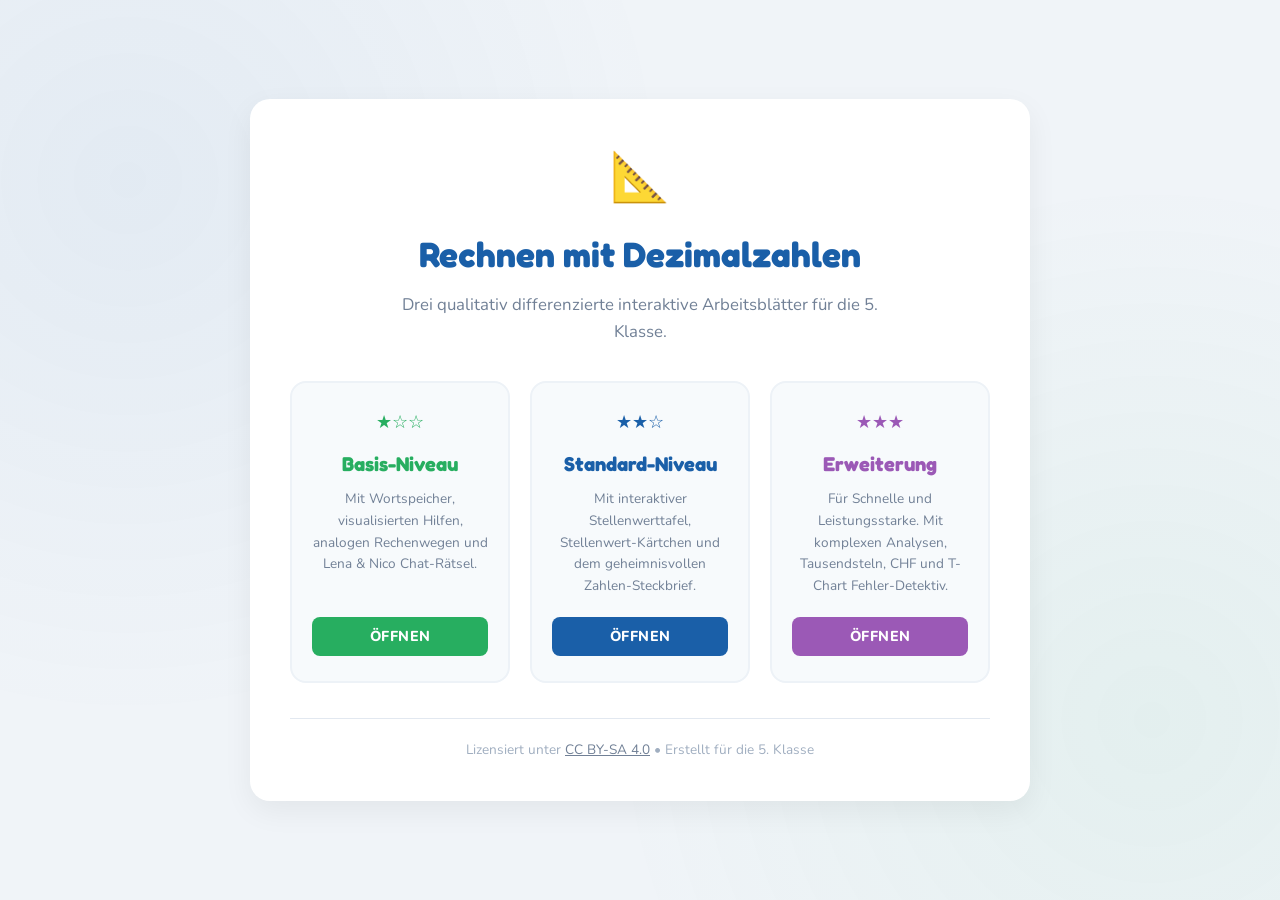
<file: index.html>
<!DOCTYPE html>
<html lang="de">
<head>
  <meta charset="UTF-8">
  <meta http-equiv="refresh" content="0; url=mathematik/AB-Dezimal/">
  <title>Weiterleitung...</title>
  <script>
    window.location.href = "mathematik/AB-Dezimal/";
  </script>
</head>
<body>
  <p>Falls Sie nicht automatisch weitergeleitet werden, klicken Sie bitte <a href="mathematik/AB-Dezimal/">hier</a>.</p>
</body>
</html>
</file>
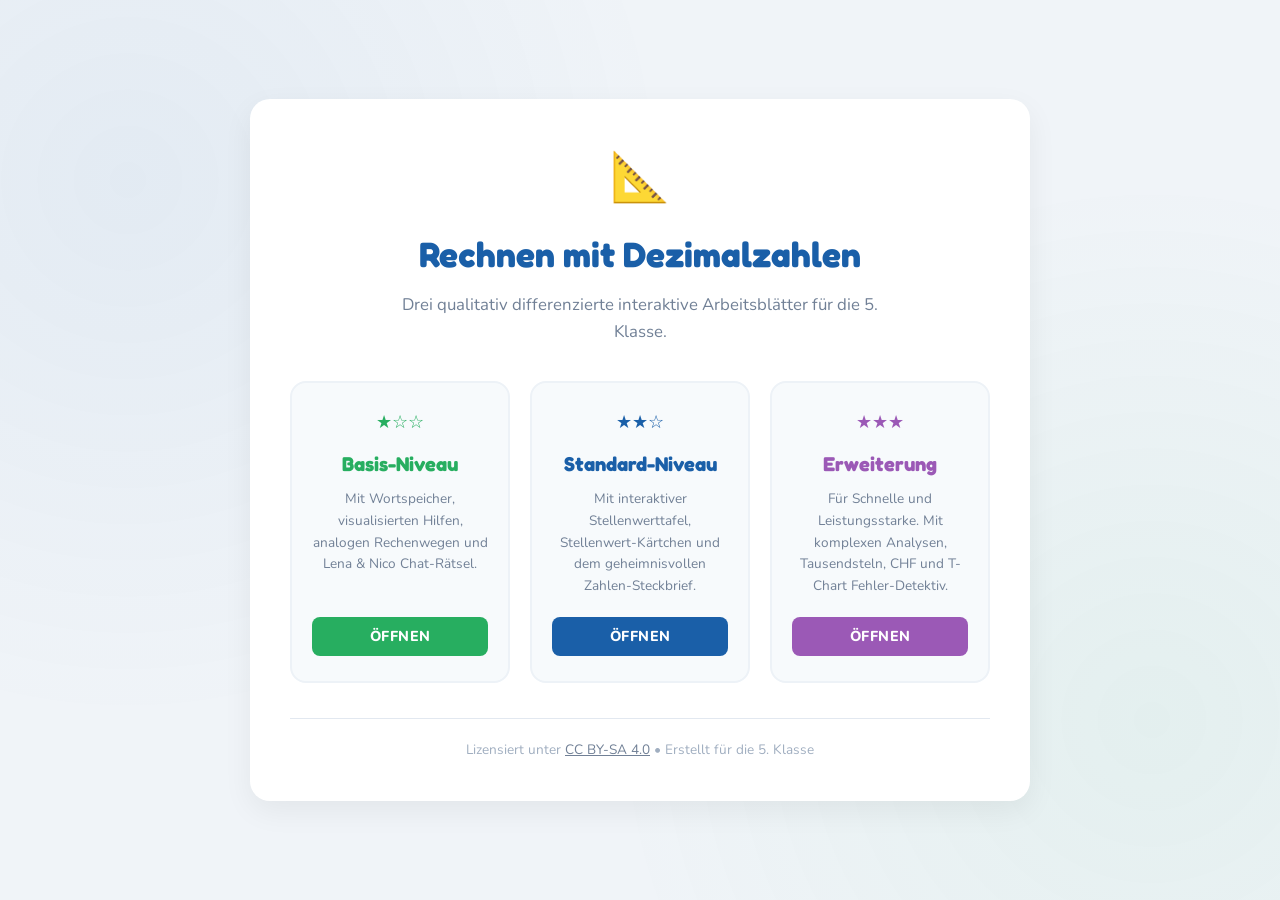
<file: mathematik/index.html>
<!DOCTYPE html>
<html lang="de">
<head>
  <meta charset="UTF-8">
  <meta http-equiv="refresh" content="0; url=AB-Dezimal/">
  <title>Weiterleitung...</title>
  <script>
    window.location.href = "AB-Dezimal/";
  </script>
</head>
<body>
  <p>Falls Sie nicht automatisch weitergeleitet werden, klicken Sie bitte <a href="AB-Dezimal/">hier</a>.</p>
</body>
</html>
</file>
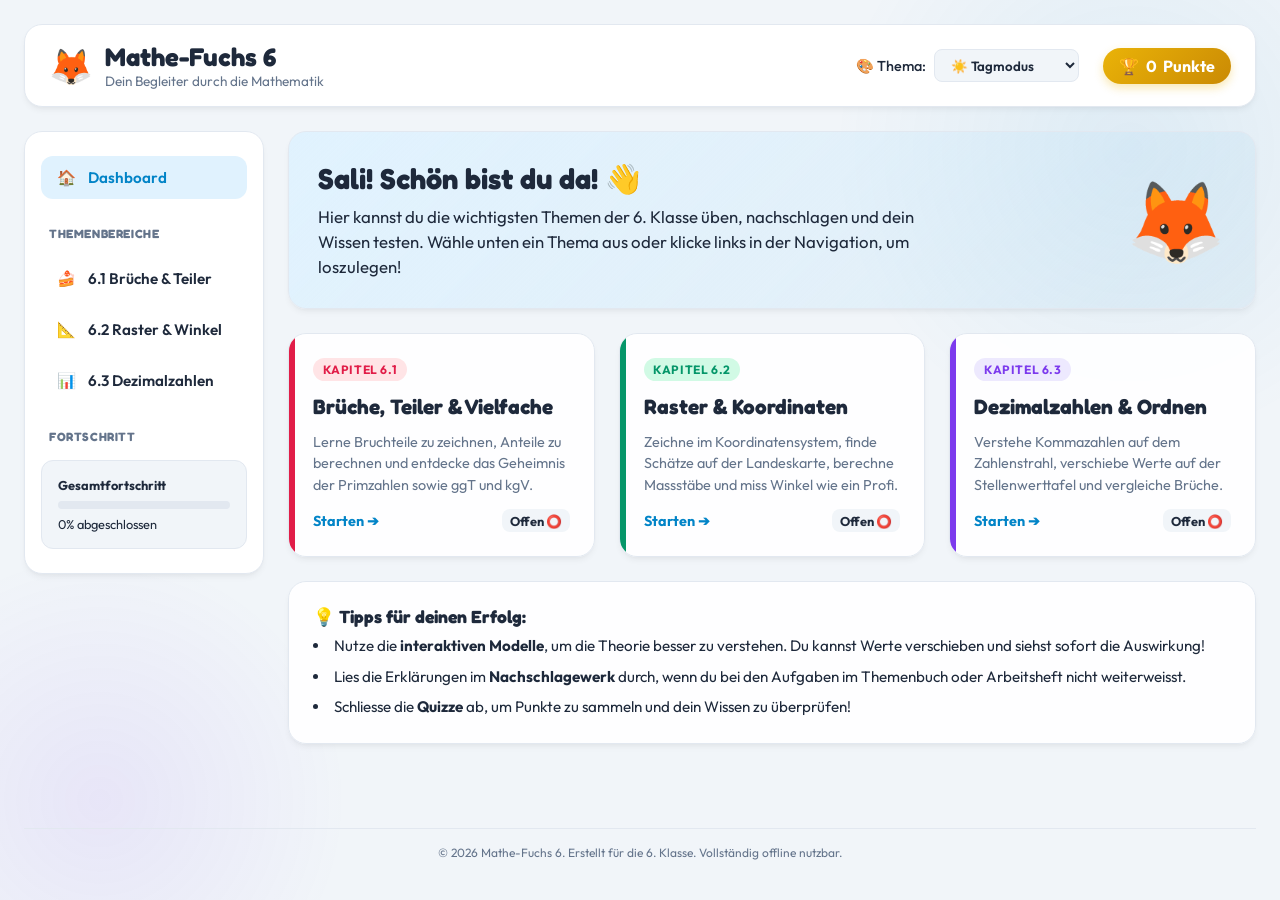
<file: mathematik/6-1/index.html>
<!DOCTYPE html>
<html lang="de-CH">
<head>
    <meta charset="UTF-8">
    <meta name="viewport" content="width=device-width, initial-scale=1.0">
    <title>Mathe-Fuchs 6 | Interaktives Lernportal</title>
    <!-- Google Fonts -->
    <link rel="preconnect" href="https://fonts.googleapis.com">
    <link rel="preconnect" href="https://fonts.gstatic.com" crossorigin>
    <link href="https://fonts.googleapis.com/css2?family=Fredoka:wght@300..700&family=Outfit:wght@100..900&display=swap" rel="stylesheet">
    <link rel="stylesheet" href="styles.css">
</head>
<body class="theme-light">
    <!-- Background Decor -->
    <div class="bg-decor-1"></div>
    <div class="bg-decor-2"></div>

    <!-- App Container -->
    <div class="app-container">
        
        <!-- Header -->
        <header class="app-header">
            <div class="header-logo">
                <div class="logo-icon">🦊</div>
                <div class="logo-text">
                    <h1>Mathe-Fuchs 6</h1>
                    <p>Dein Begleiter durch die Mathematik</p>
                </div>
            </div>
            
            <div class="header-controls">
                <!-- Theme Switcher -->
                <div class="theme-select-container">
                    <label for="theme-select">🎨 Thema:</label>
                    <select id="theme-select" class="theme-dropdown">
                        <option value="light">☀️ Tagmodus</option>
                        <option value="dark">🌙 Nachtmodus</option>
                        <option value="galaxy">🌌 Weltall</option>
                    </select>
                </div>

                <!-- Global Score/Progress -->
                <div class="score-badge" title="Deine gesammelten Punkte!">
                    <span class="score-emoji">🏆</span>
                    <span id="global-score">0</span> Punkte
                </div>
            </div>
        </header>

        <!-- Layout Body -->
        <div class="app-layout">
            
            <!-- Navigation -->
            <nav class="app-nav">
                <button class="nav-item active" data-tab="dashboard">
                    <span class="nav-icon">🏠</span> Dashboard
                </button>
                <div class="nav-divider">Themenbereiche</div>
                <button class="nav-item" data-tab="theme-61">
                    <span class="nav-icon">🍰</span> 6.1 Brüche & Teiler
                </button>
                <button class="nav-item" data-tab="theme-62">
                    <span class="nav-icon">📐</span> 6.2 Raster & Winkel
                </button>
                <button class="nav-item" data-tab="theme-63">
                    <span class="nav-icon">📊</span> 6.3 Dezimalzahlen
                </button>
                <div class="nav-divider">Fortschritt</div>
                <div class="nav-progress-card">
                    <p>Gesamtfortschritt</p>
                    <div class="progress-bar-container">
                        <div id="total-progress-bar" class="progress-bar" style="width: 0%"></div>
                    </div>
                    <span id="total-progress-text">0% abgeschlossen</span>
                </div>
            </nav>

            <!-- Main Content Area -->
            <main class="app-content">
                
                <!-- DASHBOARD TAB -->
                <section id="tab-dashboard" class="tab-content active">
                    <div class="welcome-banner">
                        <div class="welcome-text">
                            <h2>Sali! Schön bist du da! 👋</h2>
                            <p>Hier kannst du die wichtigsten Themen der 6. Klasse üben, nachschlagen und dein Wissen testen. Wähle unten ein Thema aus oder klicke links in der Navigation, um loszulegen!</p>
                        </div>
                        <div class="welcome-mascot">🦊</div>
                    </div>

                    <div class="dashboard-grid">
                        <!-- Card 6.1 -->
                        <div class="topic-card card-61" data-target="theme-61">
                            <div class="card-badge">Kapitel 6.1</div>
                            <h3>Brüche, Teiler & Vielfache</h3>
                            <p>Lerne Bruchteile zu zeichnen, Anteile zu berechnen und entdecke das Geheimnis der Primzahlen sowie ggT und kgV.</p>
                            <div class="card-footer">
                                <span class="card-action">Starten ➔</span>
                                <span class="card-progress" id="progress-badge-61">0%</span>
                            </div>
                        </div>

                        <!-- Card 6.2 -->
                        <div class="topic-card card-62" data-target="theme-62">
                            <div class="card-badge">Kapitel 6.2</div>
                            <h3>Raster & Koordinaten</h3>
                            <p>Zeichne im Koordinatensystem, finde Schätze auf der Landeskarte, berechne Massstäbe und miss Winkel wie ein Profi.</p>
                            <div class="card-footer">
                                <span class="card-action">Starten ➔</span>
                                <span class="card-progress" id="progress-badge-62">0%</span>
                            </div>
                        </div>

                        <!-- Card 6.3 -->
                        <div class="topic-card card-63" data-target="theme-63">
                            <div class="card-badge">Kapitel 6.3</div>
                            <h3>Dezimalzahlen & Ordnen</h3>
                            <p>Verstehe Kommazahlen auf dem Zahlenstrahl, verschiebe Werte auf der Stellenwerttafel und vergleiche Brüche.</p>
                            <div class="card-footer">
                                <span class="card-action">Starten ➔</span>
                                <span class="card-progress" id="progress-badge-63">0%</span>
                            </div>
                        </div>
                    </div>

                    <div class="tips-box">
                        <h4>💡 Tipps für deinen Erfolg:</h4>
                        <ul>
                            <li>Nutze die <strong>interaktiven Modelle</strong>, um die Theorie besser zu verstehen. Du kannst Werte verschieben und siehst sofort die Auswirkung!</li>
                            <li>Lies die Erklärungen im <strong>Nachschlagewerk</strong> durch, wenn du bei den Aufgaben im Themenbuch oder Arbeitsheft nicht weiterweisst.</li>
                            <li>Schliesse die <strong>Quizze</strong> ab, um Punkte zu sammeln und dein Wissen zu überprüfen!</li>
                        </ul>
                    </div>
                </section>

                <!-- THEME 6.1 TAB -->
                <section id="tab-theme-61" class="tab-content">
                    <div class="theme-header header-61">
                        <h2>Kapitel 6.1: Brüche, Teiler & Vielfache</h2>
                        <p>Hier lernst du alles über das Darstellen von Brüchen, das Rechnen mit Anteilen, Primzahlen und das Kürzen & Erweitern.</p>
                    </div>

                    <!-- Sub-tabs navigation -->
                    <div class="sub-tabs">
                        <button class="sub-tab-item active" data-subtab="61-theory">📚 Nachschlagewerk</button>
                        <button class="sub-tab-item" data-subtab="61-fraction-model">🍰 Bruchmodelle</button>
                        <button class="sub-tab-item" data-subtab="61-primes">🔢 Primzahlsieb</button>
                        <button class="sub-tab-item" data-subtab="61-ggt-kgv">🧮 ggT & kgV</button>
                        <button class="sub-tab-item" data-subtab="61-quiz">📝 Quiz</button>
                    </div>

                    <!-- Sub-tab content: Theory -->
                    <div id="subtab-61-theory" class="subtab-content active">
                        <div class="theory-grid">
                            <div class="theory-card">
                                <h3>1. Was ist ein Bruch?</h3>
                                <p>Ein Bruch teilt ein Ganzes in gleich grosse Teile auf.</p>
                                <ul>
                                    <li><strong>Zähler</strong> (oben): Sagt dir, wie viele Teile ausgewählt sind.</li>
                                    <li><strong>Nenner</strong> (unten): Sagt dir, in wie viele Teile das Ganze insgesamt geteilt wurde.</li>
                                </ul>
                                <div class="fraction-illustration">
                                    <div class="fraction-box">
                                        <span class="numerator">3</span>
                                        <span class="fraction-line"></span>
                                        <span class="denominator">4</span>
                                    </div>
                                    <div class="fraction-desc">
                                        <span>← Zähler (Wie viele?)</span>
                                        <span>← Bruchstrich (geteilt durch)</span>
                                        <span>← Nenner (Welche Teile?)</span>
                                    </div>
                                </div>
                            </div>

                            <div class="theory-card">
                                <h3>2. Bruchteile von Grössen berechnen</h3>
                                <p>Wenn du einen Anteil einer Zahl oder Grösse berechnen willst, dividierst du die Zahl durch den Nenner und multiplizierst das Ergebnis mit dem Zähler.</p>
                                <div class="example-box">
                                    <p><strong>Beispiel:</strong> Berechne <span class="frac">3</span>/<span class="frac">4</span> von 200 cm.</p>
                                    <ol>
                                        <li>Teile durch den Nenner: 200 cm : 4 = 50 cm</li>
                                        <li>Multipliziere mit dem Zähler: 50 cm × 3 = <strong>150 cm</strong></li>
                                    </ol>
                                </div>
                            </div>

                            <div class="theory-card">
                                <h3>3. Teiler, Vielfache und Primzahlen</h3>
                                <ul>
                                    <li><strong>Teiler:</strong> Eine Zahl teilt eine andere Zahl ohne Rest. (Beispiel: Die Teiler von 6 sind 1, 2, 3, 6).</li>
                                    <li><strong>Vielfache:</strong> Die Zahlen aus der Einmaleins-Reihe einer Zahl. (Beispiel: Die Vielfachen von 5 sind 5, 10, 15, 20, ...).</li>
                                    <li><strong>Primzahl:</strong> Eine Zahl, die genau zwei Teiler hat: 1 und sich selbst. (Beispiel: 2, 3, 5, 7, 11, 13, 17, 19, ...). Die Zahl 1 ist <em>keine</em> Primzahl!</li>
                                </ul>
                            </div>

                            <div class="theory-card">
                                <h3>4. Erweitern und Kürzen</h3>
                                <ul>
                                    <li><strong>Erweitern:</strong> Zähler und Nenner mit der <em>gleichen</em> Zahl multiplizieren. Der Wert des Bruchs bleibt gleich gross!</li>
                                    <li><strong>Kürzen:</strong> Zähler und Nenner durch die <em>gleiche</em> Zahl dividieren. Der Wert bleibt auch hier gleich gross!</li>
                                </ul>
                                <div class="example-box">
                                    <p><strong>Erweitern mit 2:</strong> <span class="frac">1</span>/<span class="frac">2</span> = <span class="frac">1×2</span>/<span class="frac">2×2</span> = <span class="frac">2</span>/<span class="frac">4</span></p>
                                    <p><strong>Kürzen mit 3:</strong> <span class="frac">3</span>/<span class="frac">9</span> = <span class="frac">3:3</span>/<span class="frac">9:3</span> = <span class="frac">1</span>/<span class="frac">3</span></p>
                                </div>
                            </div>
                        </div>
                    </div>

                    <!-- Sub-tab content: Fraction Model -->
                    <div id="subtab-61-fraction-model" class="subtab-content">
                        <div class="widget-layout">
                            <div class="widget-controls">
                                <h3>Interaktives Bruchmodell</h3>
                                <p>Stelle einen Bruch ein und schaue dir an, wie er im Kreis-, Rechteck- und Streckenmodell aussieht!</p>
                                
                                <div class="control-group">
                                    <label for="frac-numerator">Zähler (oben): <span id="val-numerator" class="badge-val">3</span></label>
                                    <input type="range" id="frac-numerator" min="1" max="12" value="3" class="slider-control">
                                </div>

                                <div class="control-group">
                                    <label for="frac-denominator">Nenner (unten): <span id="val-denominator" class="badge-val">4</span></label>
                                    <input type="range" id="frac-denominator" min="1" max="12" value="4" class="slider-control">
                                </div>

                                <div class="math-display">
                                    Bruch: <span class="huge-fraction"><span id="disp-num">3</span><span class="huge-fraction-line"></span><span id="disp-den">4</span></span>
                                    = Dezimalzahl: <span id="disp-decimal" class="badge-val font-mono">0.75</span>
                                </div>

                                <div class="equivalent-box">
                                    <h4>Gleichwertige Brüche (erweitert):</h4>
                                    <p id="equivalent-fractions-list">6/8, 9/12, 12/16</p>
                                </div>
                            </div>

                            <div class="widget-visuals">
                                <div class="visual-card">
                                    <h4>Kreismodell (Torte)</h4>
                                    <div class="canvas-container">
                                        <canvas id="canvas-circle" width="220" height="220"></canvas>
                                    </div>
                                </div>
                                <div class="visual-card">
                                    <h4>Rechteckmodell (Schokolade)</h4>
                                    <div class="canvas-container">
                                        <canvas id="canvas-rect" width="220" height="150"></canvas>
                                    </div>
                                </div>
                                <div class="visual-card">
                                    <h4>Streckenmodell (Zahlenstrahl)</h4>
                                    <div class="canvas-container">
                                        <canvas id="canvas-line" width="260" height="80"></canvas>
                                    </div>
                                </div>
                            </div>
                        </div>
                    </div>

                    <!-- Sub-tab content: Primes (Sieb des Eratosthenes) -->
                    <div id="subtab-61-primes" class="subtab-content">
                        <div class="primes-container">
                            <div class="primes-sidebar">
                                <h3>Sieb des Eratosthenes</h3>
                                <p>Finde alle Primzahlen von 1 bis 100! Drücke die Tasten der Reihe nach, um Vielfache durchzustreichen. Was übrig bleibt, sind die Primzahlen.</p>
                                
                                <div class="primes-buttons">
                                    <button id="btn-sieve-2" class="sieve-btn sieve-btn-2">Vielfache von 2 filtern</button>
                                    <button id="btn-sieve-3" class="sieve-btn sieve-btn-3">Vielfache von 3 filtern</button>
                                    <button id="btn-sieve-5" class="sieve-btn sieve-btn-5">Vielfache von 5 filtern</button>
                                    <button id="btn-sieve-7" class="sieve-btn sieve-btn-7">Vielfache von 7 filtern</button>
                                    <button id="btn-sieve-reset" class="sieve-btn-reset">Zurücksetzen</button>
                                </div>

                                <div class="primes-legend">
                                    <div class="legend-item"><span class="legend-dot active-prime"></span>Primzahl</div>
                                    <div class="legend-item"><span class="legend-dot crossed-out"></span>Gefiltert</div>
                                    <div class="legend-item"><span class="legend-dot special-one"></span>Die Zahl 1</div>
                                </div>
                            </div>

                            <div class="primes-grid-wrapper">
                                <div id="primes-grid" class="primes-grid">
                                    <!-- Will be populated by JS -->
                                </div>
                            </div>
                        </div>
                    </div>

                    <!-- Sub-tab content: GGT & KGV -->
                    <div id="subtab-61-ggt-kgv" class="subtab-content">
                        <div class="ggt-kgv-widget">
                            <h3>Rechner für ggT und kgV</h3>
                            <p>Gib zwei Zahlen ein und sieh dir Schritt für Schritt an, wie der grösste gemeinsame Teiler (ggT) und das kleinste gemeinsame Vielfache (kgV) bestimmt werden.</p>
                            
                            <div class="inputs-row">
                                <div class="input-group">
                                    <label for="num-a">Zahl A:</label>
                                    <input type="number" id="num-a" value="12" min="1" max="500">
                                </div>
                                <div class="input-group">
                                    <label for="num-b">Zahl B:</label>
                                    <input type="number" id="num-b" value="18" min="1" max="500">
                                </div>
                                <button id="btn-calc-ggt-kgv" class="btn-primary">Berechnen</button>
                            </div>

                            <div class="results-container">
                                <!-- ggT Card -->
                                <div class="result-card">
                                    <h4>Grösster gemeinsamer Teiler (ggT)</h4>
                                    <div class="result-steps">
                                        <p>Teiler von Zahl A (<span id="txt-ggt-a">12</span>): <br><span id="list-teiler-a" class="numbers-list">1, 2, 3, 4, 6, 12</span></p>
                                        <p>Teiler von Zahl B (<span id="txt-ggt-b">18</span>): <br><span id="list-teiler-b" class="numbers-list">1, 2, 3, 6, 9, 18</span></p>
                                        <p>Gemeinsame Teiler: <br><span id="list-teiler-common" class="numbers-list highlight">1, 2, 3, 6</span></p>
                                        <p class="final-answer">ggT(<span id="ans-ggt-inputs">12, 18</span>) = <span id="ans-ggt" class="answer-badge">6</span></p>
                                    </div>
                                </div>

                                <!-- kgV Card -->
                                <div class="result-card">
                                    <h4>Kleinstes gemeinsames Vielfaches (kgV)</h4>
                                    <div class="result-steps">
                                        <p>Vielfache von Zahl A (<span id="txt-kgv-a">12</span>): <br><span id="list-vielfache-a" class="numbers-list">12, 24, 36, 48, 60, 72, ...</span></p>
                                        <p>Vielfache von Zahl B (<span id="txt-kgv-b">18</span>): <br><span id="list-vielfache-b" class="numbers-list">18, 36, 54, 72, 90, ...</span></p>
                                        <p>Erste gemeinsame Vielfache: <br><span id="list-vielfache-common" class="numbers-list highlight">36, 72</span></p>
                                        <p class="final-answer">kgV(<span id="ans-kgv-inputs">12, 18</span>) = <span id="ans-kgv" class="answer-badge">36</span></p>
                                    </div>
                                </div>
                            </div>
                        </div>
                    </div>

                    <!-- Sub-tab content: Quiz 61 -->
                    <div id="subtab-61-quiz" class="subtab-content">
                        <div class="quiz-wrapper" id="quiz-61-container">
                            <div class="quiz-intro">
                                <h3>Bist du bereit für das Quiz? 🚀</h3>
                                <p>Beantworte 5 Fragen zum Kapitel 6.1. Für jede richtige Antwort erhältst du Punkte! Sammle alle 5 Sterne für eine Überraschung.</p>
                                <button id="btn-start-quiz-61" class="btn-primary">Quiz starten</button>
                            </div>
                            <!-- Quiz active view (hidden by default) -->
                            <div class="quiz-active" style="display: none;">
                                <div class="quiz-progress-bar">
                                    <div class="quiz-progress-fill" id="quiz-61-progress" style="width: 0%"></div>
                                </div>
                                <div class="quiz-question-box">
                                    <span class="question-number" id="quiz-61-qnum">Frage 1 von 5</span>
                                    <h4 id="quiz-61-qtext">Wie lautet der Bruch für dieses Modell?</h4>
                                    <div class="quiz-q-illustration" id="quiz-61-illustration"></div>
                                    <div class="quiz-options" id="quiz-61-options">
                                        <!-- Populated by JS -->
                                    </div>
                                </div>
                            </div>
                            <!-- Quiz result view (hidden by default) -->
                            <div class="quiz-result" style="display: none;">
                                <h3>Ergebnis</h3>
                                <div class="stars-display" id="quiz-61-stars">⭐</div>
                                <p id="quiz-61-result-text">Du hast 3 von 5 Fragen richtig beantwortet!</p>
                                <p>Erhaltene Punkte: <span id="quiz-61-points" class="badge-val">30</span></p>
                                <button id="btn-restart-quiz-61" class="btn-secondary">Nochmals versuchen</button>
                            </div>
                        </div>
                    </div>
                </section>

                <!-- THEME 6.2 TAB -->
                <section id="tab-theme-62" class="tab-content">
                    <div class="theme-header header-62">
                        <h2>Kapitel 6.2: Raster & Koordinaten</h2>
                        <p>Entdecke die Welt der Geometrie: Koordinatensysteme, Winkel, Diagonalen von Vierecken und Massstäbe auf der Karte.</p>
                    </div>

                    <!-- Sub-tabs navigation -->
                    <div class="sub-tabs">
                        <button class="sub-tab-item active" data-subtab="62-theory">📚 Nachschlagewerk</button>
                        <button class="sub-tab-item" data-subtab="62-coordinates">🗺️ Koordinatensystem</button>
                        <button class="sub-tab-item" data-subtab="62-angles">📐 Winkel-Zeichner</button>
                        <button class="sub-tab-item" data-subtab="62-scale">🧭 Landkarte & Massstab</button>
                        <button class="sub-tab-item" data-subtab="62-quiz">📝 Quiz</button>
                    </div>

                    <!-- Sub-tab content: Theory -->
                    <div id="subtab-62-theory" class="subtab-content active">
                        <div class="theory-grid">
                            <div class="theory-card">
                                <h3>1. Das Koordinatensystem</h3>
                                <p>Ein Koordinatensystem hilft uns, Punkte genau zu bestimmen.</p>
                                <ul>
                                    <li><strong>x-Achse:</strong> Die waagrechte Achse (nach rechts, auch "Rechtswert" genannt).</li>
                                    <li><strong>y-Achse:</strong> Die senkrechte Achse (nach oben, auch "Hochwert" genannt).</li>
                                    <li><strong>Dezimalwerte:</strong> Koordinaten können Kommas haben. Zum Beispiel liegt der Punkt (2.5, 4) genau in der Mitte zwischen 2 und 3 auf der x-Achse.</li>
                                </ul>
                                <div class="example-box">
                                    <p><strong>Schreibweise:</strong> P(x | y) &rarr; Erst auf der x-Achse gehen, dann auf der y-Achse hoch!</p>
                                </div>
                            </div>

                            <div class="theory-card">
                                <h3>2. Winkel messen & zeichnen</h3>
                                <p>Ein Winkel wird in Grad (°) gemessen. Ein ganzer Kreis hat 360°.</p>
                                <ul>
                                    <li><strong>Spitzer Winkel:</strong> zwischen 0° und 90°</li>
                                    <li><strong>Rechter Winkel:</strong> genau 90°</li>
                                    <li><strong>Stumpfer Winkel:</strong> zwischen 90° und 180°</li>
                                    <li><strong>Gestreckter Winkel:</strong> genau 180°</li>
                                    <li><strong>Überstumpfer Winkel:</strong> zwischen 180° und 360°</li>
                                    <li><strong>Vollwinkel:</strong> genau 360°</li>
                                </ul>
                                <p><strong>Winkelsumme:</strong> In jedem Dreieck beträgt die Summe aller Winkel immer 180°. In jedem Viereck sind es immer 360°.</p>
                            </div>

                            <div class="theory-card">
                                <h3>3. Eigenschaften der Diagonalen</h3>
                                <p>Diagonalen verbinden gegenüberliegende Ecken eines Vierecks.</p>
                                <ul>
                                    <li><strong>Quadrat:</strong> Diagonalen sind gleich lang, halbieren sich gegenseitig und stehen senkrecht (90°) aufeinander.</li>
                                    <li><strong>Rechteck:</strong> Diagonalen sind gleich lang, halbieren sich, stehen aber <em>nicht</em> senkrecht aufeinander.</li>
                                    <li><strong>Rhombus:</strong> Diagonalen sind unterschiedlich lang, halbieren sich und stehen senkrecht aufeinander.</li>
                                    <li><strong>Parallelogramm:</strong> Diagonalen sind unterschiedlich lang, halbieren sich, stehen <em>nicht</em> senkrecht aufeinander.</li>
                                </ul>
                            </div>

                            <div class="theory-card">
                                <h3>4. Massstab auf Landkarten</h3>
                                <p>Der Massstab zeigt an, wie stark die Wirklichkeit verkleinert wurde.</p>
                                <div class="example-box">
                                    <p><strong>Massstab 1 : 25'000</strong></p>
                                    <p>Das bedeutet: 1 cm auf der Karte entspricht 25'000 cm in Wirklichkeit.</p>
                                    <p>25'000 cm = 250 m = 0.25 km.</p>
                                    <p><em>Tipp:</em> Um von cm auf der Karte direkt in Meter umzurechnen, streiche einfach die letzten zwei Nullen beim Massstab!</p>
                                </div>
                            </div>
                        </div>
                    </div>

                    <!-- Sub-tab content: Coordinates -->
                    <div id="subtab-62-coordinates" class="subtab-content">
                        <div class="widget-layout">
                            <div class="widget-controls">
                                <h3>Interaktives Koordinaten-Gitter</h3>
                                <p>Klicke in das Gitter, um Punkte zu zeichnen. Setze mindestens drei Punkte, um eine Form zu erstellen!</p>
                                <p class="small-info">Du kannst auch halbe Schritte wie 1.5, 2.5 oder 3.5 auf den Achsen anklicken.</p>
                                
                                <div class="coordinate-list-box">
                                    <h4>Deine gesetzten Punkte:</h4>
                                    <ul id="points-list-ul">
                                        <li class="empty-list">Noch keine Punkte gesetzt.</li>
                                    </ul>
                                </div>

                                <div id="shape-properties" class="equivalent-box" style="display: none;">
                                    <h4>Form-Eigenschaften:</h4>
                                    <p>Umfang: <span id="shape-perimeter" class="badge-val">0</span> Längeneinheiten</p>
                                    <p>Fläche: <span id="shape-area" class="badge-val">0</span> Quadrateinheiten</p>
                                </div>

                                <div class="primes-buttons">
                                    <button id="btn-clear-coords" class="sieve-btn-reset">Gitter leeren</button>
                                </div>
                            </div>

                            <div class="widget-visuals">
                                <div class="visual-card">
                                    <h4>Koordinatensystem (0 bis 10)</h4>
                                    <div class="canvas-container relative">
                                        <canvas id="canvas-coordinates" width="400" height="400" style="background:#fff; border-radius: 8px; border: 1px solid #cbd5e1; cursor: crosshair;"></canvas>
                                    </div>
                                </div>
                            </div>
                        </div>
                    </div>

                    <!-- Sub-tab content: Angles -->
                    <div id="subtab-62-angles" class="subtab-content">
                        <div class="widget-layout">
                            <div class="widget-controls">
                                <h3>Winkel-Simulator</h3>
                                <p>Bewege den Schieberegler, um den Winkel zu verändern. Beobachte, wie der Winkel gezeichnet wird und wie seine Bezeichnung lautet.</p>
                                
                                <div class="control-group">
                                    <label for="angle-slider">Winkel (&alpha;): <span id="val-angle" class="badge-val">45°</span></label>
                                    <input type="range" id="angle-slider" min="0" max="360" value="45" class="slider-control">
                                </div>

                                <div class="math-display">
                                    Winkelart: <span id="angle-type" class="badge-val text-primary" style="font-size: 1.2rem;">Spitzer Winkel</span>
                                </div>

                                <div class="info-card">
                                    <h4>Was wissen wir über Winkel?</h4>
                                    <p id="angle-info-text">Ein spitzer Winkel ist kleiner als ein rechter Winkel (90°).</p>
                                </div>
                            </div>

                            <div class="widget-visuals">
                                <div class="visual-card">
                                    <h4>Winkel-Visualisierung</h4>
                                    <div class="canvas-container">
                                        <canvas id="canvas-angle" width="300" height="300"></canvas>
                                    </div>
                                </div>
                            </div>
                        </div>
                    </div>

                    <!-- Sub-tab content: Scale / Massstab -->
                    <div id="subtab-62-scale" class="subtab-content">
                        <div class="scale-widget">
                            <h3>Massstabs- und Distanzrechner</h3>
                            <p>Berechne die Entfernungen auf Landkarten oder in der Wirklichkeit. Wähle den Massstab aus und trage einen bekannten Wert ein.</p>
                            
                            <div class="scale-box">
                                <div class="control-group">
                                    <label for="scale-select">Massstab der Karte:</label>
                                    <select id="scale-select" class="theme-dropdown">
                                        <option value="25000">1 : 25'000 (Wanderkarte - 1 cm = 250 m)</option>
                                        <option value="50000">1 : 50'000 (Landeskarte - 1 cm = 500 m)</option>
                                        <option value="100000">1 : 100'000 (Übersichtskarte - 1 cm = 1 km)</option>
                                        <option value="1000000">1 : 1'000'000 (Weltkarte - 1 cm = 10 km)</option>
                                    </select>
                                </div>

                                <div class="calculator-inputs">
                                    <div class="calc-card">
                                        <h4>Strecke auf der Karte (cm)</h4>
                                        <input type="number" id="scale-map-input" value="4" min="0" step="0.1" class="calc-input">
                                        <span class="calc-arrow">&rarr; entspricht in Realität &rarr;</span>
                                    </div>

                                    <div class="calc-card">
                                        <h4>Strecke in Wirklichkeit</h4>
                                        <div class="reality-outputs">
                                            <p><input type="number" id="scale-real-m" value="1000" min="0" class="calc-input-small"> Meter (m)</p>
                                            <p><input type="number" id="scale-real-km" value="1.0" min="0" step="0.01" class="calc-input-small"> Kilometer (km)</p>
                                        </div>
                                    </div>
                                </div>
                                
                                <div class="tips-box" style="margin-top: 1.5rem; background: rgba(14, 165, 233, 0.05);">
                                    <p>💡 <strong>Rechenweg:</strong> Karte &rarr; Realität: Karte in cm mit Massstab multiplizieren. Dann umrechnen: :100 für Meter, :100'000 für Kilometer.</p>
                                </div>
                            </div>
                        </div>
                    </div>

                    <!-- Sub-tab content: Quiz 62 -->
                    <div id="subtab-62-quiz" class="subtab-content">
                        <div class="quiz-wrapper" id="quiz-62-container">
                            <div class="quiz-intro">
                                <h3>Geometrie-Quiz starten! 🗺️</h3>
                                <p>Teste dein Wissen zu Koordinaten, Winkeln und Massstäben. Beantworte 5 knifflige Fragen und sichere dir deine Punkte!</p>
                                <button id="btn-start-quiz-62" class="btn-primary">Quiz starten</button>
                            </div>
                            <!-- Quiz active view (hidden by default) -->
                            <div class="quiz-active" style="display: none;">
                                <div class="quiz-progress-bar">
                                    <div class="quiz-progress-fill" id="quiz-62-progress" style="width: 0%"></div>
                                </div>
                                <div class="quiz-question-box">
                                    <span class="question-number" id="quiz-62-qnum">Frage 1 von 5</span>
                                    <h4 id="quiz-62-qtext">Welcher Punkt ist markiert?</h4>
                                    <div class="quiz-q-illustration" id="quiz-62-illustration"></div>
                                    <div class="quiz-options" id="quiz-62-options">
                                        <!-- Populated by JS -->
                                    </div>
                                </div>
                            </div>
                            <!-- Quiz result view (hidden by default) -->
                            <div class="quiz-result" style="display: none;">
                                <h3>Ergebnis</h3>
                                <div class="stars-display" id="quiz-62-stars">⭐</div>
                                <p id="quiz-62-result-text">Du hast 4 von 5 Fragen richtig beantwortet!</p>
                                <p>Erhaltene Punkte: <span id="quiz-62-points" class="badge-val">40</span></p>
                                <button id="btn-restart-quiz-62" class="btn-secondary">Nochmals versuchen</button>
                            </div>
                        </div>
                    </div>
                </section>

                <!-- THEME 6.3 TAB -->
                <section id="tab-theme-63" class="tab-content">
                    <div class="theme-header header-63">
                        <h2>Kapitel 6.3: Dezimalzahlen & Brüche vergleichen</h2>
                        <p>Lerne Dezimalzahlen (Kommazahlen) kennen, ordne sie auf dem Zahlenstrahl ein und nutze die Stellenwerttafel für Multiplikationen.</p>
                    </div>

                    <!-- Sub-tabs navigation -->
                    <div class="sub-tabs">
                        <button class="sub-tab-item active" data-subtab="63-theory">📚 Nachschlagewerk</button>
                        <button class="sub-tab-item" data-subtab="63-zahlenstrahl">📏 Zahlenstrahl</button>
                        <button class="sub-tab-item" data-subtab="63-stellenwert">🧮 Stellenwerttafel</button>
                        <button class="sub-tab-item" data-subtab="63-quiz">📝 Quiz</button>
                    </div>

                    <!-- Sub-tab content: Theory -->
                    <div id="subtab-63-theory" class="subtab-content active">
                        <div class="theory-grid">
                            <div class="theory-card">
                                <h3>1. Nachbarwerte bestimmen</h3>
                                <p>Bei Dezimalzahlen ist es wichtig, die genauen Nachbarwerte auf verschiedenen Stellen zu kennen.</p>
                                <div class="example-box">
                                    <p><strong>Die Zahl ist 2.345:</strong></p>
                                    <ul>
                                        <li>Nachbar-Einer: <strong>2</strong> und <strong>3</strong></li>
                                        <li>Nachbar-Zehntel: <strong>2.3</strong> und <strong>2.4</strong></li>
                                        <li>Nachbar-Hundertstel: <strong>2.34</strong> und <strong>2.35</strong></li>
                                    </ul>
                                </div>
                            </div>

                            <div class="theory-card">
                                <h3>2. Multiplizieren & Dividieren mit 10, 100, 1000</h3>
                                <p>Wenn du eine Zahl mit 10, 100 oder 1000 multiplizierst oder dividierst, verschieben sich alle Ziffern auf der Stellenwerttafel um entsprechende Stellen.</p>
                                <ul>
                                    <li><strong>× 10:</strong> Verschiebung um 1 Stelle nach links (Zahl wird grösser, Komma wandert nach rechts).</li>
                                    <li><strong>÷ 10:</strong> Verschiebung um 1 Stelle nach rechts (Zahl wird kleiner, Komma wandert nach links).</li>
                                    <li><strong>× 100:</strong> Verschiebung um 2 Stellen nach links.</li>
                                    <li><strong>÷ 100:</strong> Verschiebung um 2 Stellen nach rechts.</li>
                                </ul>
                            </div>

                            <div class="theory-card">
                                <h3>3. Brüche & Dezimalzahlen umwandeln</h3>
                                <p>Jeder Bruch kann als Dezimalzahl geschrieben werden und umgekehrt.</p>
                                <ul>
                                    <li>Brüche mit dem Nenner 10, 100, 1000 sind direkt Dezimalzahlen:
                                        <ul>
                                            <li><span class="frac">1</span>/<span class="frac">10</span> = 0.1 (ein Zehntel)</li>
                                            <li><span class="frac">5</span>/<span class="frac">100</span> = 0.05 (fünf Hundertstel)</li>
                                        </ul>
                                    </li>
                                    <li>Andere Brüche durch Erweitern auf 10, 100 bringen:
                                        <ul>
                                            <li><span class="frac">1</span>/<span class="frac">2</span> = (erweitert mit 5) = <span class="frac">5</span>/<span class="frac">10</span> = 0.5</li>
                                            <li><span class="frac">3</span>/<span class="frac">4</span> = (erweitert mit 25) = <span class="frac">75</span>/<span class="frac">100</span> = 0.75</li>
                                        </ul>
                                    </li>
                                </ul>
                            </div>

                            <div class="theory-card">
                                <h3>4. Brüche vergleichen</h3>
                                <p>Um Brüche mit ungleichen Nennern zu vergleichen (z. B. <span class="frac">2</span>/<span class="frac">3</span> und <span class="frac">3</span>/<span class="frac">4</span>), bringen wir sie durch Erweitern auf denselben Nenner (Hauptnenner):</p>
                                <div class="example-box">
                                    <p>Hauptnenner von 3 und 4 ist 12 (das kgV!).</p>
                                    <ul>
                                        <li><span class="frac">2</span>/<span class="frac">3</span> = <span class="frac">8</span>/<span class="frac">12</span></li>
                                        <li><span class="frac">3</span>/<span class="frac">4</span> = <span class="frac">9</span>/<span class="frac">12</span></li>
                                    </ul>
                                    <p>Da 9/12 grösser ist als 8/12, ist <strong>3/4 > 2/3</strong>.</p>
                                </div>
                            </div>
                        </div>
                    </div>

                    <!-- Sub-tab content: Zahlenstrahl -->
                    <div id="subtab-63-zahlenstrahl" class="subtab-content">
                        <div class="widget-layout">
                            <div class="widget-controls">
                                <h3>Interaktiver Zahlenstrahl</h3>
                                <p>Bewege den Hauptschieberegler, um Werte zu suchen. Zoome in Abschnitte hinein, um Zehntel (0.1) und Hundertstel (0.01) genau anzuzeigen.</p>
                                
                                <div class="control-group">
                                    <label for="zahlenstrahl-slider">Hauptwert (Einer): <span id="val-strahl-main" class="badge-val">1.0</span></label>
                                    <input type="range" id="zahlenstrahl-slider" min="0" max="10" step="1" value="1" class="slider-control">
                                </div>

                                <div class="zoom-controls">
                                    <h4>Zoom-Ausschnitt (Zehntel zwischen <span id="zoom-range-start">1</span> und <span id="zoom-range-end">2</span>):</h4>
                                    <p>Klicke auf eine Dezimalzahl im Detailbereich unten, um Brüche zu sehen:</p>
                                    <div class="math-display">
                                        Ausgewählte Dezimalzahl: <span id="strahl-dec-val" class="badge-val font-mono">1.3</span>
                                        = Bruch: <span id="strahl-frac-val" class="badge-val">13/10 (1 3/10)</span>
                                    </div>
                                </div>
                            </div>

                            <div class="widget-visuals">
                                <div class="visual-card">
                                    <h4>Der Zahlenstrahl</h4>
                                    <div class="canvas-container">
                                        <canvas id="canvas-zahlenstrahl" width="400" height="240"></canvas>
                                    </div>
                                </div>
                            </div>
                        </div>
                    </div>

                    <!-- Sub-tab content: Stellenwerttafel -->
                    <div id="subtab-63-stellenwert" class="subtab-content">
                        <div class="stellenwert-widget">
                            <h3>Die Stellenwerttafel</h3>
                            <p>Füge Plättchen per Mausklick in die Spalten ein. Verschiebe alle Plättchen durch Multiplikation oder Division mit 10 oder 100 nach links oder rechts!</p>
                            
                            <div class="stellenwert-actions">
                                <button id="btn-sw-mult10" class="btn-primary font-mono">&times; 10</button>
                                <button id="btn-sw-div10" class="btn-primary font-mono">&divide; 10</button>
                                <button id="btn-sw-mult100" class="btn-secondary font-mono">&times; 100</button>
                                <button id="btn-sw-div100" class="btn-secondary font-mono">&divide; 100</button>
                                <button id="btn-sw-clear" class="sieve-btn-reset">Tafel leeren</button>
                            </div>

                            <!-- Stellenwert Grid -->
                            <div class="stellenwert-grid">
                                <!-- Hunderter -->
                                <div class="sw-column" data-col="H">
                                    <div class="sw-header">Huderter (H)</div>
                                    <div class="sw-counter" id="sw-count-H">0</div>
                                    <div class="sw-control-buttons">
                                        <button class="btn-sw-add">+</button>
                                        <button class="btn-sw-sub">-</button>
                                    </div>
                                    <div class="sw-dots-container" id="sw-dots-H"></div>
                                </div>

                                <!-- Zehner -->
                                <div class="sw-column" data-col="Z">
                                    <div class="sw-header">Zehner (Z)</div>
                                    <div class="sw-counter" id="sw-count-Z">0</div>
                                    <div class="sw-control-buttons">
                                        <button class="btn-sw-add">+</button>
                                        <button class="btn-sw-sub">-</button>
                                    </div>
                                    <div class="sw-dots-container" id="sw-dots-Z"></div>
                                </div>

                                <!-- Einer -->
                                <div class="sw-column sw-column-einer" data-col="E">
                                    <div class="sw-header">Einer (E)</div>
                                    <div class="sw-counter" id="sw-count-E">0</div>
                                    <div class="sw-control-buttons">
                                        <button class="btn-sw-add">+</button>
                                        <button class="btn-sw-sub">-</button>
                                    </div>
                                    <div class="sw-dots-container" id="sw-dots-E"></div>
                                </div>

                                <!-- Divider (Comma) -->
                                <div class="sw-comma-column">
                                    <div class="sw-comma-dot">,</div>
                                    <div class="sw-comma-text">Komma</div>
                                </div>

                                <!-- Zehntel -->
                                <div class="sw-column sw-column-decimal" data-col="z">
                                    <div class="sw-header">Zehntel (z)</div>
                                    <div class="sw-counter" id="sw-count-z">0</div>
                                    <div class="sw-control-buttons">
                                        <button class="btn-sw-add">+</button>
                                        <button class="btn-sw-sub">-</button>
                                    </div>
                                    <div class="sw-dots-container" id="sw-dots-z"></div>
                                </div>

                                <!-- Hundertstel -->
                                <div class="sw-column sw-column-decimal" data-col="h">
                                    <div class="sw-header">Hundertel (h)</div>
                                    <div class="sw-counter" id="sw-count-h">0</div>
                                    <div class="sw-control-buttons">
                                        <button class="btn-sw-add">+</button>
                                        <button class="btn-sw-sub">-</button>
                                    </div>
                                    <div class="sw-dots-container" id="sw-dots-h"></div>
                                </div>

                                <!-- Tausendstel -->
                                <div class="sw-column sw-column-decimal" data-col="t">
                                    <div class="sw-header">Tausendstel (t)</div>
                                    <div class="sw-counter" id="sw-count-t">0</div>
                                    <div class="sw-control-buttons">
                                        <button class="btn-sw-add">+</button>
                                        <button class="btn-sw-sub">-</button>
                                    </div>
                                    <div class="sw-dots-container" id="sw-dots-t"></div>
                                </div>
                            </div>

                            <div class="sw-total-display">
                                Dargestellte Zahl: <span id="sw-total-val" class="badge-val font-mono">0.0</span>
                            </div>
                        </div>
                    </div>

                    <!-- Sub-tab content: Quiz 63 -->
                    <div id="subtab-63-quiz" class="subtab-content">
                        <div class="quiz-wrapper" id="quiz-63-container">
                            <div class="quiz-intro">
                                <h3>Dezimalzahlen-Quiz starten! 📊</h3>
                                <p>Bist du fit im Vergleichen, Umwandeln und Rechnen mit Kommazahlen? 5 Fragen warten auf dich!</p>
                                <button id="btn-start-quiz-63" class="btn-primary">Quiz starten</button>
                            </div>
                            <!-- Quiz active view (hidden by default) -->
                            <div class="quiz-active" style="display: none;">
                                <div class="quiz-progress-bar">
                                    <div class="quiz-progress-fill" id="quiz-63-progress" style="width: 0%"></div>
                                </div>
                                <div class="quiz-question-box">
                                    <span class="question-number" id="quiz-63-qnum">Frage 1 von 5</span>
                                    <h4 id="quiz-63-qtext">Welcher Wert ist am grössten?</h4>
                                    <div class="quiz-q-illustration" id="quiz-63-illustration"></div>
                                    <div class="quiz-options" id="quiz-63-options">
                                        <!-- Populated by JS -->
                                    </div>
                                </div>
                            </div>
                            <!-- Quiz result view (hidden by default) -->
                            <div class="quiz-result" style="display: none;">
                                <h3>Ergebnis</h3>
                                <div class="stars-display" id="quiz-63-stars">⭐</div>
                                <p id="quiz-63-result-text">Du hast 5 von 5 Fragen richtig beantwortet! Super gemacht!</p>
                                <p>Erhaltene Punkte: <span id="quiz-63-points" class="badge-val">50</span></p>
                                <button id="btn-restart-quiz-63" class="btn-secondary">Nochmals versuchen</button>
                            </div>
                        </div>
                    </div>
                </section>
            </main>
        </div>

        <!-- Footer -->
        <footer class="app-footer-bar">
            <p>&copy; 2026 Mathe-Fuchs 6. Erstellt für die 6. Klasse. Vollständig offline nutzbar.</p>
        </footer>
    </div>

    <!-- Confetti canvas overlay -->
    <canvas id="confetti-canvas" style="position:fixed; top:0; left:0; width:100%; height:100%; pointer-events:none; z-index:9999; display:none;"></canvas>

    <script src="script.js"></script>
</body>
</html>
</file>
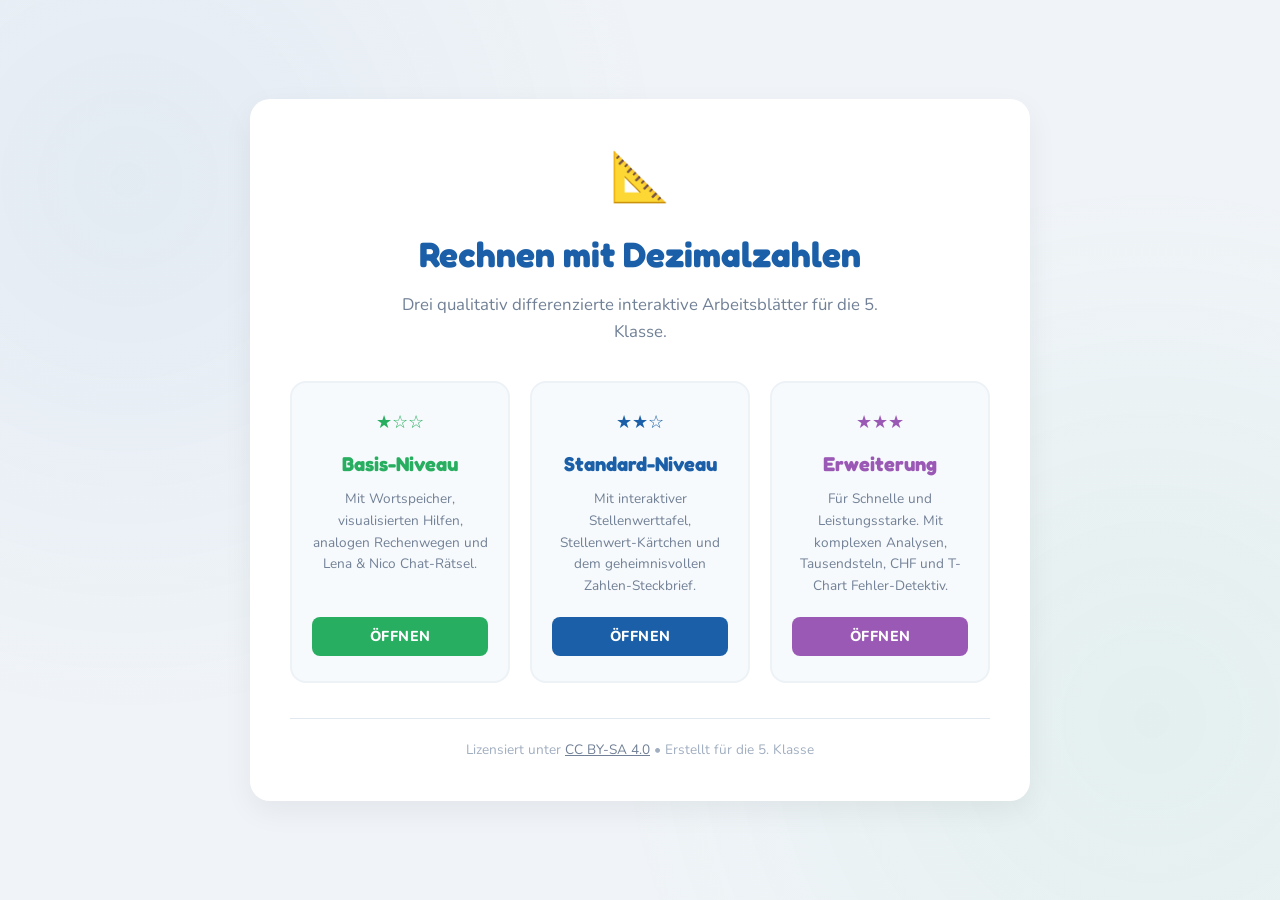
<file: mathematik/AB-Dezimal/index.html>
<!DOCTYPE html>
<html lang="de">
<head>
  <meta charset="UTF-8">
  <meta name="viewport" content="width=device-width, initial-scale=1.0">
  <title>Dezimalzahlen-Arbeitsblätter Portal</title>
  <link href="https://fonts.googleapis.com/css2?family=Fredoka+One&family=Nunito:wght@400;600;700;800&display=swap" rel="stylesheet">
  <style>
    *, *::before, *::after {
      box-sizing: border-box;
      margin: 0;
      padding: 0;
    }
    body {
      font-family: 'Nunito', sans-serif;
      background: #f0f4f8;
      color: #2c3e50;
      line-height: 1.6;
      display: flex;
      justify-content: center;
      align-items: center;
      min-height: 100vh;
      padding: 20px;
    }
    /* Decorative backgrounds */
    body::before {
      content: '';
      position: fixed;
      inset: 0;
      background:
        radial-gradient(circle at 10% 20%, rgba(26,95,168,.06) 0, transparent 40%),
        radial-gradient(circle at 90% 80%, rgba(39,174,96,.06) 0, transparent 40%);
      pointer-events: none;
      z-index: 0;
    }
    .portal-card {
      background: white;
      width: 100%;
      max-width: 780px;
      border-radius: 20px;
      padding: 40px;
      box-shadow: 0 10px 30px rgba(0,0,0,0.06);
      position: relative;
      z-index: 1;
      text-align: center;
    }
    .portal-header {
      margin-bottom: 35px;
    }
    .portal-icon {
      font-size: 3rem;
      margin-bottom: 10px;
      display: inline-block;
      animation: bounce 2s infinite;
    }
    .portal-title {
      font-family: 'Fredoka One', cursive;
      font-size: 2.2rem;
      color: #1a5fa8;
      margin-bottom: 10px;
    }
    .portal-subtitle {
      font-size: 1.05rem;
      color: #718096;
      max-width: 500px;
      margin: 0 auto;
    }
    .levels-grid {
      display: grid;
      grid-template-columns: repeat(3, 1fr);
      gap: 20px;
      margin-bottom: 35px;
    }
    @media (max-width: 640px) {
      .levels-grid {
        grid-template-columns: 1fr;
      }
    }
    .level-card {
      background: #f7fafc;
      border: 2px solid #edf2f7;
      border-radius: 16px;
      padding: 25px 20px;
      text-decoration: none;
      color: inherit;
      transition: all 0.3s cubic-bezier(0.4, 0, 0.2, 1);
      display: flex;
      flex-direction: column;
      justify-content: space-between;
      height: 100%;
      position: relative;
      overflow: hidden;
    }
    .level-card::after {
      content: '';
      position: absolute;
      bottom: 0;
      left: 0;
      right: 0;
      height: 4px;
      background: transparent;
      transition: background-color 0.3s;
    }
    /* Specific Level Colors */
    .level-basis:hover {
      border-color: #27ae60;
      transform: translateY(-5px);
      box-shadow: 0 10px 20px rgba(39,174,96,0.08);
    }
    .level-basis:hover::after { background-color: #27ae60; }
    
    .level-standard:hover {
      border-color: #1a5fa8;
      transform: translateY(-5px);
      box-shadow: 0 10px 20px rgba(26,95,168,0.08);
    }
    .level-standard:hover::after { background-color: #1a5fa8; }
    
    .level-erweiterung:hover {
      border-color: #9b59b6;
      transform: translateY(-5px);
      box-shadow: 0 10px 20px rgba(155,89,182,0.08);
    }
    .level-erweiterung:hover::after { background-color: #9b59b6; }

    .level-stars {
      font-size: 1.1rem;
      margin-bottom: 12px;
    }
    .level-basis .level-stars { color: #27ae60; }
    .level-standard .level-stars { color: #1a5fa8; }
    .level-erweiterung .level-stars { color: #9b59b6; }

    .level-name {
      font-family: 'Fredoka One', cursive;
      font-size: 1.25rem;
      margin-bottom: 8px;
    }
    .level-basis .level-name { color: #27ae60; }
    .level-standard .level-name { color: #1a5fa8; }
    .level-erweiterung .level-name { color: #9b59b6; }

    .level-desc {
      font-size: 0.85rem;
      color: #718096;
      margin-bottom: 20px;
      flex: 1;
    }
    .level-btn {
      font-size: 0.9rem;
      font-weight: 800;
      padding: 8px 16px;
      border-radius: 8px;
      color: white;
      text-transform: uppercase;
      letter-spacing: 0.5px;
      transition: opacity 0.2s;
    }
    .level-basis .level-btn { background: #27ae60; }
    .level-standard .level-btn { background: #1a5fa8; }
    .level-erweiterung .level-btn { background: #9b59b6; }
    
    .level-card:hover .level-btn {
      opacity: 0.9;
    }

    .portal-footer {
      border-top: 1px solid #e2e8f0;
      padding-top: 20px;
      font-size: 0.85rem;
      color: #a0aec0;
    }
    .portal-footer a {
      color: #718096;
      text-decoration: underline;
    }

    @keyframes bounce {
      0%, 100% { transform: translateY(0); }
      50% { transform: translateY(-8px); }
    }
  </style>
</head>
<body>

  <div class="portal-card">
    <div class="portal-header">
      <span class="portal-icon">📐</span>
      <h1 class="portal-title">Rechnen mit Dezimalzahlen</h1>
      <p class="portal-subtitle">Drei qualitativ differenzierte interaktive Arbeitsblätter für die 5. Klasse.</p>
    </div>

    <div class="levels-grid">
      <!-- Basis -->
      <a href="dezimal_arbeitsblatt_basis.html" class="level-card level-basis">
        <div>
          <div class="level-stars">★☆☆</div>
          <h2 class="level-name">Basis-Niveau</h2>
          <p class="level-desc">Mit Wortspeicher, visualisierten Hilfen, analogen Rechenwegen und Lena &amp; Nico Chat-Rätsel.</p>
        </div>
        <span class="level-btn">Öffnen</span>
      </a>

      <!-- Standard -->
      <a href="dezimal_arbeitsblatt_standard.html" class="level-card level-standard">
        <div>
          <div class="level-stars">★★☆</div>
          <h2 class="level-name">Standard-Niveau</h2>
          <p class="level-desc">Mit interaktiver Stellenwerttafel, Stellenwert-Kärtchen und dem geheimnisvollen Zahlen-Steckbrief.</p>
        </div>
        <span class="level-btn">Öffnen</span>
      </a>

      <!-- Erweiterung -->
      <a href="dezimal_arbeitsblatt_erweiterung.html" class="level-card level-erweiterung">
        <div>
          <div class="level-stars">★★★</div>
          <h2 class="level-name">Erweiterung</h2>
          <p class="level-desc">Für Schnelle und Leistungsstarke. Mit komplexen Analysen, Tausendsteln, CHF und T-Chart Fehler-Detektiv.</p>
        </div>
        <span class="level-btn">Öffnen</span>
      </a>
    </div>

    <div class="portal-footer">
      Lizensiert unter <a href="https://creativecommons.org/licenses/by-sa/4.0/deed.de">CC BY-SA 4.0</a> • Erstellt für die 5. Klasse
    </div>
  </div>

</body>
</html>
</file>
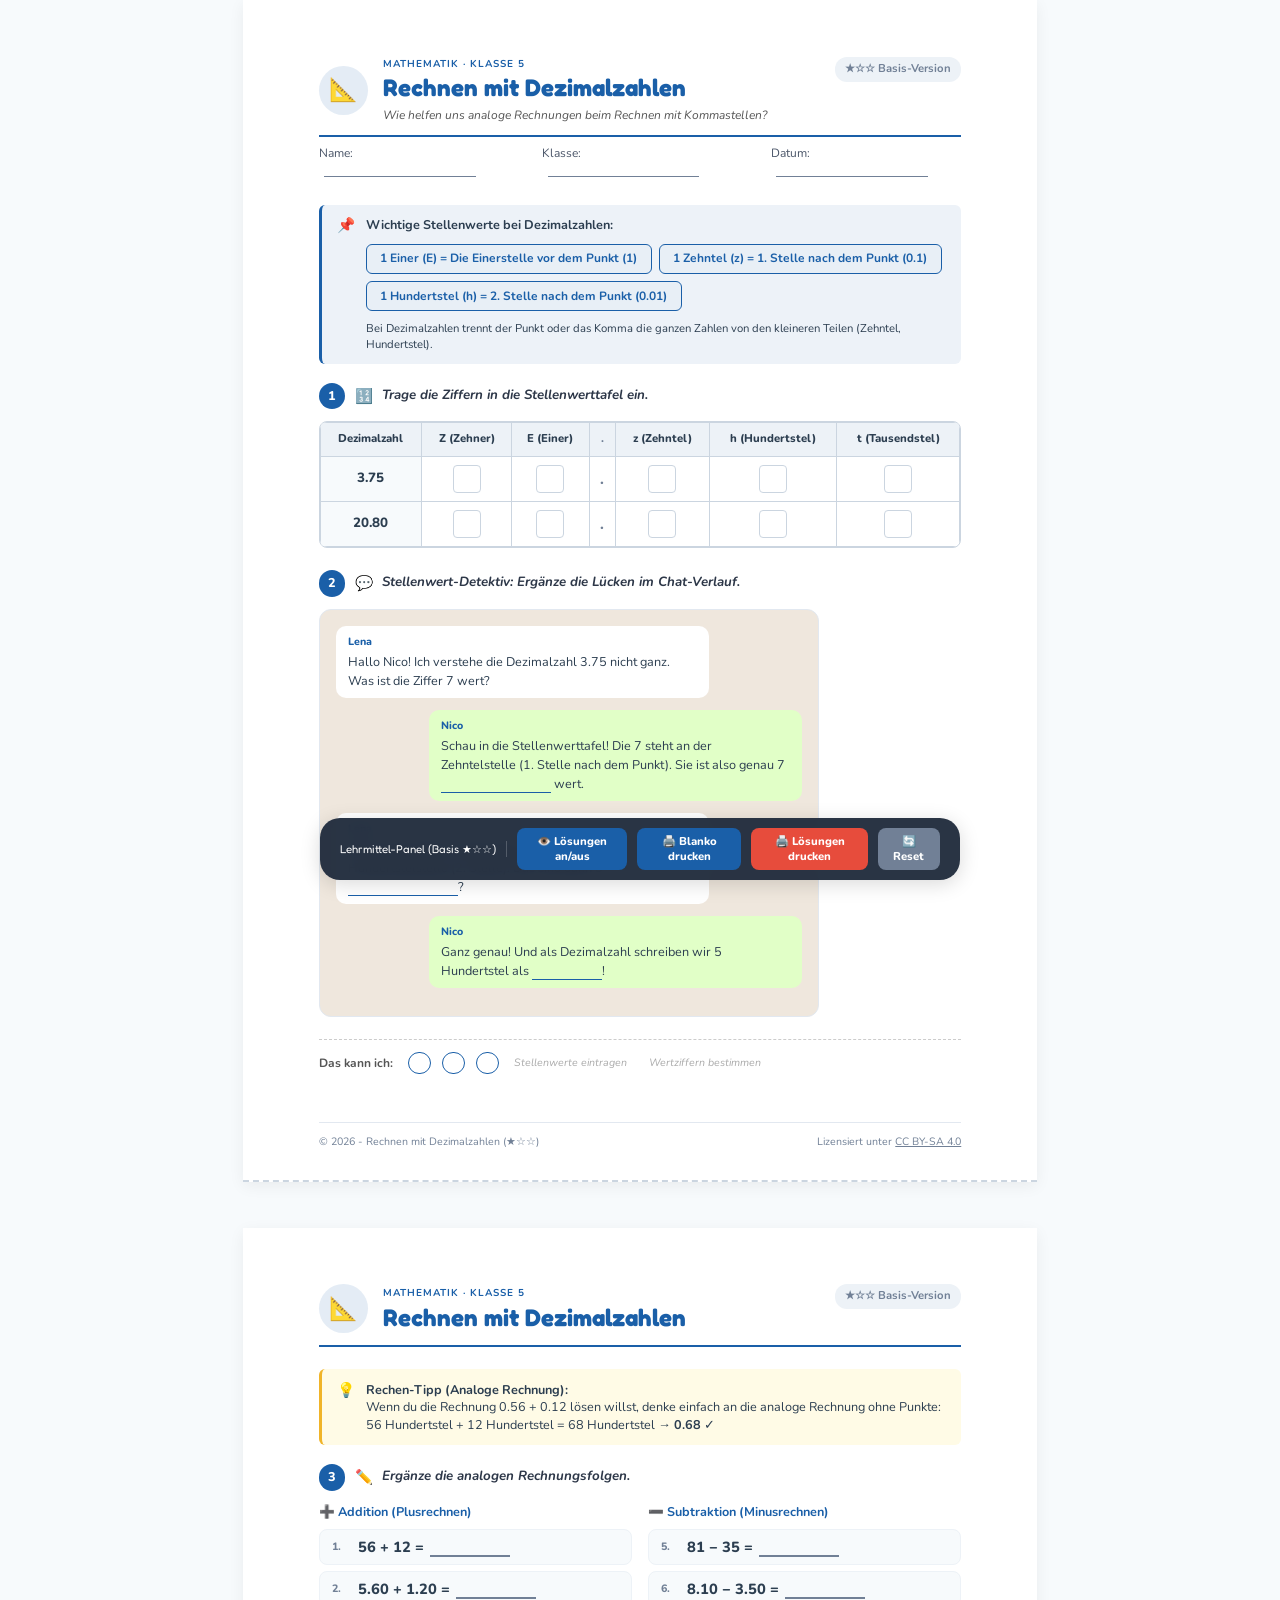
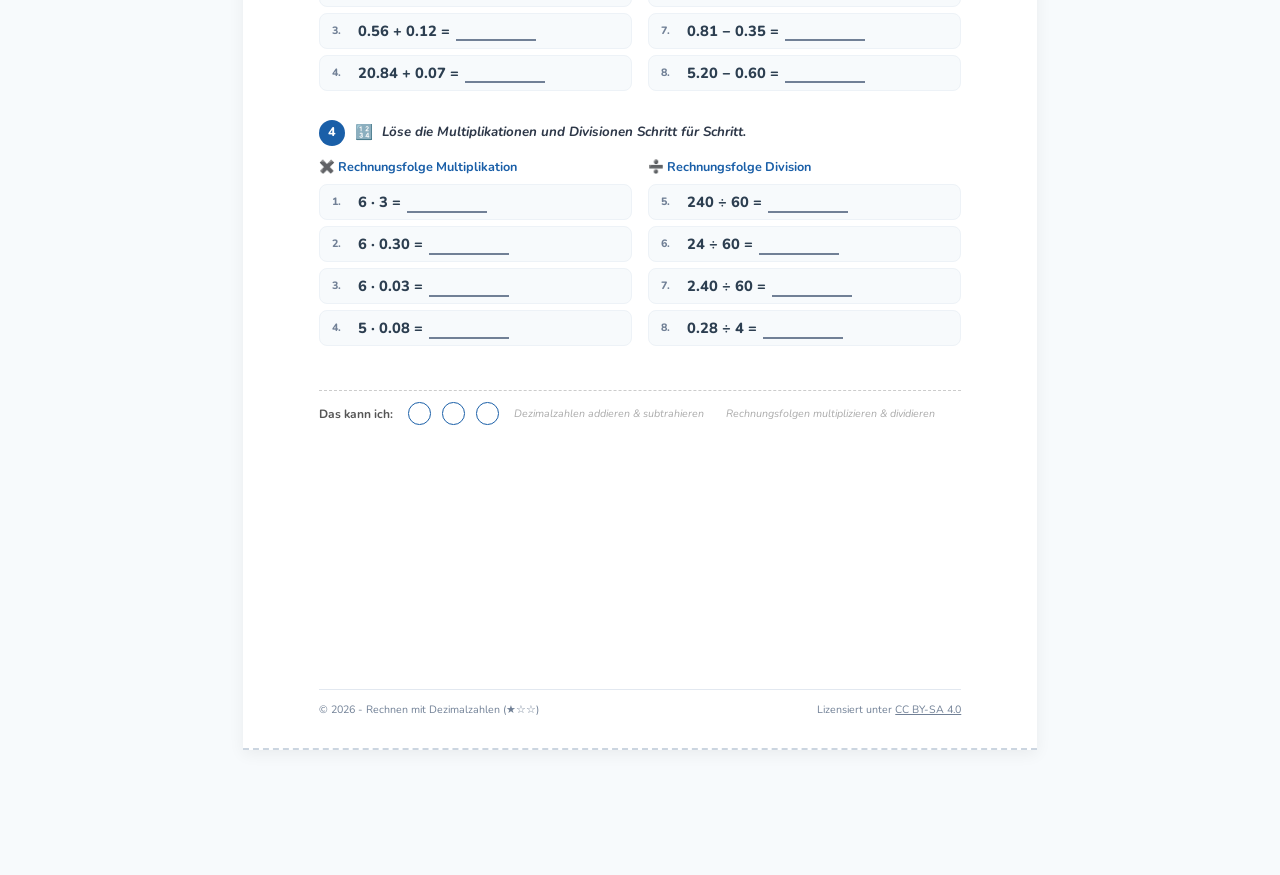
<file: dezimal_arbeitsblatt_basis.html>
<!DOCTYPE html>
<html lang="de">
<head>
<meta charset="UTF-8">
<meta name="viewport" content="width=device-width, initial-scale=1.0">
<title>Arbeitsblatt: Rechnen mit Dezimalzahlen (Basis)</title>
<link href="https://fonts.googleapis.com/css2?family=Fredoka+One&family=Nunito:wght@400;600;700;800;900&display=swap" rel="stylesheet">
<style>
/* =========================================
   TOKENS & RESET (Arbeitsblatt-Generator Standard)
   ========================================= */
*, *::before, *::after {
  box-sizing: border-box;
  margin: 0;
  padding: 0;
}
:root {
  --fach: #1a5fa8; /* Math Blue */
  --c-tipp: #f0b429;
  --c-tipp-bg: #fffbe6;
  --correct: #27ae60;
  --correct-bg: #eafaf1;
  --wrong: #e74c3c;
  --wrong-bg: #fef0f0;
  --dark: #2c3e50;
  --mid: #4a5568;
  --muted: #a0aec0;
}

@page {
  size: A4;
  margin: 15mm 20mm 28mm 20mm;
}

body {
  font-family: 'Nunito', sans-serif;
  color: var(--dark);
  line-height: 1.5;
  font-size: 11pt;
  background: #f7fafc;
  padding-bottom: 80px;
}

/* =========================================
   PAGE SYSTEM
   ========================================= */
.seite {
  background: white;
  width: 210mm;
  min-height: 297mm;
  margin: 0 auto 12mm auto;
  padding: 15mm 20mm 28mm 20mm;
  box-shadow: 0 4px 15px rgba(0,0,0,0.06);
  position: relative;
  page-break-after: always;
}
.seite:last-child {
  page-break-after: auto;
}

@media screen {
  .seite {
    border-bottom: 2.5px dashed #cbd5e0;
  }
}

@media print {
  body {
    background: white !important;
    padding-bottom: 0 !important;
    font-size: 10pt !important;
    -webkit-print-color-adjust: exact !important;
    print-color-adjust: exact !important;
  }
  .seite {
    width: 100% !important;
    min-height: 0 !important;
    margin: 0 !important;
    padding: 0 !important;
    box-shadow: none !important;
  }
  .print-btn, .teacher-panel, .score-header {
    display: none !important;
  }
  
  /* Zusammenhängende Elemente vor Seitenumbruch schützen */
  .aufgabe, .box, .chat-container, .sw-table-wrap, .steckbrief-box, .t-chart, .detektiv-box, .ich-kann, .ab-footer, .ab-header {
    break-inside: avoid !important;
    page-break-inside: avoid !important;
  }

  /* Platzsparende Optimierungen für den A4-Ausdruck */
  .ab-header {
    margin-bottom: 3mm !important;
  }
  .ab-linie {
    margin: 1.5mm 0 !important;
  }
  .ab-titel {
    font-size: 15pt !important;
  }
  .ab-untertitel {
    font-size: 8pt !important;
  }
  .ab-felder {
    font-size: 8pt !important;
    gap: 5mm !important;
  }
  .ab-feld {
    width: 30mm !important;
  }
  
  .aufgabe {
    margin: 3mm 0 4mm 0 !important;
  }
  .aufg-kopf {
    margin-bottom: 2mm !important;
  }
  .aufg-typ {
    font-size: 10pt !important;
  }
  .aufg-titel {
    font-size: 9pt !important;
  }
  
  .box {
    margin: 2mm 0 !important;
    padding: 2mm 3mm !important;
    font-size: 8.5pt !important;
  }
  
  .exercise-row {
    padding: 4px 8px !important;
    margin-bottom: 4px !important;
    font-size: 9.5pt !important;
  }
  
  .math-grid {
    gap: 8px 12px !important;
  }
  .sw-table-wrap {
    margin: 6px 0 !important;
  }
  .sw-table th, .sw-table td {
    padding: 5px !important;
  }
  .sw-table input.sw-input {
    width: 24px !important;
    height: 24px !important;
    font-size: 9.5pt !important;
  }
  
  .chat-container {
    padding: 10px !important;
    margin: 6px 0 !important;
  }
  .chat-bubble {
    padding: 6px 10px !important;
    margin-bottom: 8px !important;
    font-size: 8.5pt !important;
  }
  .steckbrief-box {
    padding: 10px !important;
    margin: 6px 0 !important;
    font-size: 9pt !important;
  }
  .steckbrief-clues {
    margin-bottom: 8px !important;
  }
  .t-chart {
    gap: 10px !important;
    margin: 6px 0 !important;
  }
  .detektiv-box {
    padding: 10px !important;
  }
  
  textarea.fill-in {
    height: 60px !important;
    font-size: 9pt !important;
    padding: 4px !important;
  }
  
  .ich-kann {
    margin-top: 4mm !important;
    padding-top: 2mm !important;
    font-size: 8pt !important;
    gap: 3mm !important;
  }
  .ik-kreis {
    width: 5mm !important;
    height: 5mm !important;
  }
  
  .ab-footer {
    bottom: 4mm !important;
    font-size: 7.5pt !important;
    padding-top: 2mm !important;
  }
}

/* =========================================
   HEADER STYLE ( arbeitsblatt-generator mandatory )
   ========================================= */
.ab-header {
  margin-bottom: 6mm;
  break-inside: avoid;
}
.ab-header-top {
  display: flex;
  justify-content: space-between;
  align-items: flex-start;
  margin-bottom: 3mm;
}
.ab-header-left {
  display: flex;
  align-items: center;
  gap: 4mm;
}
.ab-icon {
  width: 13mm;
  height: 13mm;
  border-radius: 50%;
  flex-shrink: 0;
  background: color-mix(in srgb, var(--fach) 12%, white);
  display: flex;
  align-items: center;
  justify-content: center;
  font-size: 17pt;
}
.ab-fach-label {
  display: block;
  font-size: 7.5pt;
  font-weight: 700;
  letter-spacing: 1px;
  text-transform: uppercase;
  color: var(--fach);
  margin-bottom: 1mm;
}
.ab-titel {
  font-family: 'Fredoka One', cursive;
  font-size: 18pt;
  font-weight: 900;
  color: var(--fach);
  margin: 0;
  line-height: 1.1;
}
.ab-untertitel {
  font-size: 9pt;
  color: #555;
  font-style: italic;
  margin: 1mm 0 0 0;
}
.ab-niveau {
  font-size: 8.5pt;
  color: #718096;
  font-weight: 700;
  background: #edf2f7;
  padding: 4px 10px;
  border-radius: 12px;
  white-space: nowrap;
}
.niveau-badge {
  color: #718096;
  font-size: 8.5pt;
  font-weight: 700;
}
@media print {
  .ab-niveau { display: none !important; }
}
.ab-linie {
  border: none;
  border-top: 2.5px solid var(--fach);
  margin: 2mm 0;
}
.ab-felder {
  display: flex;
  gap: 10mm;
  font-size: 9pt;
  color: #4a5568;
}
.ab-feld {
  display: inline-block;
  width: 40mm;
  border-bottom: 1px solid #718096;
  margin-left: 1.5mm;
  height: 15px;
}

/* =========================================
   COMPONENTS: AUFGABE HEADER
   ========================================= */
.aufgabe {
  margin: 5mm 0 6mm 0;
  break-inside: avoid;
}
.aufg-kopf {
  display: flex;
  align-items: center;
  gap: 2.5mm;
  margin-bottom: 3mm;
}
.aufg-nr {
  width: 7mm;
  height: 7mm;
  border-radius: 50%;
  flex-shrink: 0;
  background: var(--fach);
  color: white;
  display: flex;
  align-items: center;
  justify-content: center;
  font-weight: 800;
  font-size: 9.5pt;
  line-height: 1;
}
.aufg-typ {
  font-size: 11pt;
  line-height: 1;
}
.aufg-titel {
  font-style: italic;
  font-size: 10pt;
  font-weight: 700;
  color: #2d3748;
}

/* =========================================
   BOXEN SYSTEM
   ========================================= */
.box {
  display: flex;
  align-items: flex-start;
  gap: 3mm;
  border-radius: 6px;
  padding: 3mm 4mm;
  margin: 4mm 0;
  font-size: 9.5pt;
  break-inside: avoid;
}
.box-icon {
  font-size: 11pt;
  line-height: 1.3;
  flex-shrink: 0;
}
.box-inhalt {
  flex: 1;
  line-height: 1.4;
}
.box-tipp { background: var(--c-tipp-bg); border-left: 3px solid var(--c-tipp); }
.box-merk { background: color-mix(in srgb, var(--fach) 8%, white); border-left: 3px solid var(--fach); }

/* =========================================
   WORT CHIPS
   ========================================= */
.wort-chips {
  display: flex;
  flex-wrap: wrap;
  gap: 2mm;
  margin: 2.5mm 0;
}
.chip {
  border: 1.5px solid #cbd5e0;
  border-radius: 6px;
  padding: 1.5mm 3.5mm;
  font-size: 9pt;
  background: white;
  white-space: nowrap;
  font-weight: 700;
}
.chip-fach {
  background: color-mix(in srgb, var(--fach) 10%, white);
  border-color: var(--fach);
  color: var(--fach);
}

/* =========================================
   EXERCISE LAYOUT & TABLES
   ========================================= */
.math-grid {
  display: grid;
  grid-template-columns: 1fr 1fr;
  gap: 16px;
}
.exercise-row {
  display: flex;
  align-items: center;
  gap: 6px;
  font-family: 'Nunito', monospace;
  font-weight: 800;
  font-size: 11pt;
  background: #f7fafc;
  padding: 6px 12px;
  border-radius: 8px;
  border: 1px solid #edf2f7;
  margin-bottom: 6px;
}
.exercise-row span.num {
  color: #718096;
  width: 20px;
  font-size: 8pt;
  font-family: 'Nunito', sans-serif;
}
input.fill-in {
  width: 80px;
  text-align: center;
  font-family: 'Nunito', sans-serif;
  font-weight: 800;
  font-size: 10.5pt;
  border: none;
  border-bottom: 2px solid #718096;
  background: transparent;
  color: var(--dark);
  outline: none;
  padding: 0 4px;
}
input.fill-in:focus {
  border-color: var(--fach);
  background: rgba(26, 95, 168, 0.04);
}
input.fill-in.correct-ans {
  border-color: var(--correct) !important;
  color: var(--correct) !important;
  background: var(--correct-bg) !important;
}
input.fill-in.wrong-ans {
  border-color: var(--wrong) !important;
  color: var(--wrong) !important;
  background: var(--wrong-bg) !important;
}

/* Stellenwerttafel Grid */
.sw-table-wrap {
  overflow-x: auto;
  margin: 10px 0;
  border-radius: 8px;
  border: 1.5px solid #cbd5e0;
}
.sw-table {
  width: 100%;
  border-collapse: collapse;
  min-width: 450px;
}
.sw-table th, .sw-table td {
  padding: 8px;
  text-align: center;
  border: 1px solid #cbd5e0;
}
.sw-table th {
  background: #edf2f7;
  font-size: 8.5pt;
  font-weight: 800;
}
.sw-table td.num-col {
  background: #f7fafc;
  font-weight: 800;
  font-size: 10pt;
}
.sw-table input.sw-input {
  width: 28px;
  height: 28px;
  text-align: center;
  font-family: 'Fredoka One', cursive;
  font-size: 11pt;
  border: 1.5px solid #cbd5e0;
  border-radius: 4px;
  outline: none;
}
.sw-table input.sw-input.correct-ans {
  border-color: var(--correct) !important;
  background: var(--correct-bg) !important;
  color: var(--correct) !important;
}
.sw-table input.sw-input.wrong-ans {
  border-color: var(--wrong) !important;
  background: var(--wrong-bg) !important;
  color: var(--wrong) !important;
}

/* =========================================
   WILD CARD: CHAT DETEKTIV (WhatsApp Style)
   ========================================= */
.chat-container {
  background: #efe7dd; /* Classic WhatsApp beige */
  border-radius: 12px;
  padding: 16px;
  max-width: 500px;
  margin: 12px 0;
  border: 1px solid #e2e8f0;
}
.chat-bubble {
  max-width: 80%;
  border-radius: 10px;
  padding: 8px 12px;
  margin-bottom: 12px;
  font-size: 9.5pt;
  position: relative;
}
.chat-bubble.left {
  background: white;
  align-self: flex-start;
}
.chat-bubble.right {
  background: #e1ffc7;
  margin-left: 20%;
}
.chat-name {
  font-weight: 800;
  font-size: 8pt;
  color: var(--fach);
  margin-bottom: 2px;
  display: block;
}
.chat-bubble input.fill-in {
  width: 100px;
  border-bottom: 1.5px solid var(--fach);
  font-size: 9.5pt;
}

/* =========================================
   ICH KANN LEISTE
   ========================================= */
.ich-kann {
  display: flex;
  align-items: center;
  gap: 4mm;
  margin-top: 6mm;
  padding-top: 3mm;
  border-top: 1px dashed #ccc;
  font-size: 9pt;
  color: #555;
  break-inside: avoid;
}
.ich-kann-label {
  font-weight: 700;
  white-space: nowrap;
}
.ich-kann-kreise {
  display: flex;
  gap: 3mm;
}
.ik-kreis {
  width: 6mm;
  height: 6mm;
  border-radius: 50%;
  border: 1.5px solid var(--fach);
  display: inline-block;
}
.ich-kann-skala {
  display: flex;
  gap: 6mm;
  font-size: 8pt;
  color: #aaa;
  font-style: italic;
}

/* =========================================
   FOOTER (CC BY-SA 4.0)
   ========================================= */
.ab-footer {
  position: absolute;
  bottom: 8mm;
  left: 20mm;
  right: 20mm;
  display: flex;
  justify-content: space-between;
  align-items: center;
  font-size: 8pt;
  color: #718096;
  border-top: 1px solid #e2e8f0;
  padding-top: 3mm;
  break-inside: avoid;
}
.ab-footer a {
  color: inherit;
  text-decoration: underline;
}

/* =========================================
   FLOATING TEACHER PANEL
   ========================================= */
.teacher-panel {
  position: fixed;
  bottom: 20px;
  left: 50%;
  transform: translateX(-50%);
  background: rgba(30, 42, 58, 0.95);
  backdrop-filter: blur(8px);
  padding: 10px 20px;
  border-radius: 20px;
  box-shadow: 0 4px 20px rgba(0,0,0,0.15);
  display: flex;
  gap: 10px;
  z-index: 999;
  align-items: center;
}
.teacher-panel-title {
  color: white;
  font-family: 'Fredoka One', cursive;
  font-size: 8.5pt;
  border-right: 1.5px solid rgba(255,255,255,0.2);
  padding-right: 10px;
  white-space: nowrap;
}
.btn-teacher {
  border: none;
  font-family: 'Nunito', sans-serif;
  font-weight: 800;
  font-size: 8.5pt;
  padding: 6px 12px;
  border-radius: 8px;
  cursor: pointer;
  color: white;
}
.btn-teacher-sec { background: var(--fach); }
.btn-teacher-pri { background: var(--wrong); }
.btn-teacher-reset { background: #718096; }

/* Solutions screen / print behaviors */
.solutions-watermark {
  display: none;
  background: var(--wrong);
  color: white;
  text-align: center;
  font-family: 'Fredoka One', cursive;
  font-size: 1.1rem;
  padding: 8px;
  border-radius: 6px;
  margin-bottom: 12px;
}
body.show-solutions-mode .solutions-watermark {
  display: block;
}

@media print {
  input.fill-in {
    border: none !important;
    border-bottom: 1px dashed #555 !important;
    color: transparent !important;
  }
  .sw-table input.sw-input {
    border: 1px solid #777 !important;
    color: transparent !important;
  }
  
  body.print-solutions-active input.fill-in,
  body.show-solutions-mode input.fill-in {
    color: #d32f2f !important;
    font-weight: bold !important;
    border-bottom: 1px solid #d32f2f !important;
  }
  body.print-solutions-active .sw-table input.sw-input,
  body.show-solutions-mode .sw-table input.sw-input {
    color: #d32f2f !important;
    font-weight: bold !important;
    border: 1px solid #d32f2f !important;
    background: #ffebee !important;
  }
  body.print-solutions-active .solutions-watermark {
    display: block !important;
    background: #d32f2f !important;
    color: white !important;
  }
}
</style>
</head>
<body>

<!-- =========================================
     SEITE 1: DEZIMALSTELLEN & STELLENWERT
     ========================================= -->
<div class="seite">

  <!-- Solutions Sheet Watermark Banner -->
  <div class="solutions-watermark" id="watermark">
    🏆 LÖSUNGSBLATT – RECHNEN MIT DEZIMALZAHLEN (BASIS-NIVEAU) 🏆
  </div>

  <!-- Mandatory standard header -->
  <header class="ab-header">
    <div class="ab-header-top">
      <div class="ab-header-left">
        <div class="ab-icon">📐</div>
        <div class="ab-meta">
          <span class="ab-fach-label">MATHEMATIK · KLASSE 5</span>
          <h1 class="ab-titel">Rechnen mit Dezimalzahlen</h1>
          <p class="ab-untertitel">Wie helfen uns analoge Rechnungen beim Rechnen mit Kommastellen?</p>
        </div>
      </div>
      <div class="ab-niveau"><span class="niveau-badge">★☆☆ Basis-Version</span></div>
    </div>
    <hr class="ab-linie">
    <div class="ab-felder">
      <span>Name: <span class="ab-feld"></span></span>
      <span>Klasse: <span class="ab-feld"></span></span>
      <span>Datum: <span class="ab-feld"></span></span>
    </div>
  </header>

  <!-- Wortspeicher Scaffolding for DaZ -->
  <div class="box box-merk">
    <span class="box-icon">📌</span>
    <div class="box-inhalt">
      <strong>Wichtige Stellenwerte bei Dezimalzahlen:</strong>
      <div class="wort-chips">
        <span class="chip chip-fach">1 Einer (E) = Die Einerstelle vor dem Punkt (1)</span>
        <span class="chip chip-fach">1 Zehntel (z) = 1. Stelle nach dem Punkt (0.1)</span>
        <span class="chip chip-fach">1 Hundertstel (h) = 2. Stelle nach dem Punkt (0.01)</span>
      </div>
      <p style="font-size: 8.5pt; margin-top: 5px;">Bei Dezimalzahlen trennt der Punkt oder das Komma die ganzen Zahlen von den kleineren Teilen (Zehntel, Hundertstel).</p>
    </div>
  </div>

  <!-- AUFGABE 1: STELLENWERTTAFEL -->
  <div class="aufgabe" id="task-1">
    <div class="aufg-kopf">
      <span class="aufg-nr">1</span>
      <span class="aufg-typ">🔢</span>
      <span class="aufg-titel">Trage die Ziffern in die Stellenwerttafel ein.</span>
    </div>
    
    <div class="sw-table-wrap">
      <table class="sw-table">
        <thead>
          <tr>
            <th>Dezimalzahl</th>
            <th>Z (Zehner)</th>
            <th>E (Einer)</th>
            <th style="color:#718096">.</th>
            <th>z (Zehntel)</th>
            <th>h (Hundertstel)</th>
            <th>t (Tausendstel)</th>
          </tr>
        </thead>
        <tbody>
          <!-- 3.75 -->
          <tr>
            <td class="num-col">3.75</td>
            <td><input type="text" class="sw-input" maxlength="1" data-ans="" id="sw-1-z"></td>
            <td><input type="text" class="sw-input" maxlength="1" data-ans="3" id="sw-1-e"></td>
            <td style="color:#718096; font-weight:800">.</td>
            <td><input type="text" class="sw-input" maxlength="1" data-ans="7" id="sw-1-zh"></td>
            <td><input type="text" class="sw-input" maxlength="1" data-ans="5" id="sw-1-h"></td>
            <td><input type="text" class="sw-input" maxlength="1" data-ans="" id="sw-1-t"></td>
          </tr>
          <!-- 20.80 -->
          <tr>
            <td class="num-col">20.80</td>
            <td><input type="text" class="sw-input" maxlength="1" data-ans="2" id="sw-2-z"></td>
            <td><input type="text" class="sw-input" maxlength="1" data-ans="0" id="sw-2-e"></td>
            <td style="color:#718096; font-weight:800">.</td>
            <td><input type="text" class="sw-input" maxlength="1" data-ans="8" id="sw-2-zh"></td>
            <td><input type="text" class="sw-input" maxlength="1" data-ans="0" id="sw-2-h"></td>
            <td><input type="text" class="sw-input" maxlength="1" data-ans="" id="sw-2-t"></td>
          </tr>
        </tbody>
      </table>
    </div>
  </div>

  <!-- KREATIV WILD CARD: CHAT DETEKTIV -->
  <div class="aufgabe" id="task-2">
    <div class="aufg-kopf">
      <span class="aufg-nr">2</span>
      <span class="aufg-typ">💬</span>
      <span class="aufg-titel">Stellenwert-Detektiv: Ergänze die Lücken im Chat-Verlauf.</span>
    </div>

    <div class="chat-container">
      <div class="chat-bubble left">
        <span class="chat-name">Lena</span>
        Hallo Nico! Ich verstehe die Dezimalzahl 3.75 nicht ganz. Was ist die Ziffer 7 wert?
      </div>
      <div class="chat-bubble right">
        <span class="chat-name">Nico</span>
        Schau in die Stellenwerttafel! Die 7 steht an der Zehntelstelle (1. Stelle nach dem Punkt). Sie ist also genau 7 <input type="text" class="fill-in" style="width:110px" data-ans="Zehntel" id="chat-l1"> wert.
      </div>
      <div class="chat-bubble left">
        <span class="chat-name">Lena</span>
        Ah! Und die Ziffer 5 steht ganz rechts an der Hundertstelstelle (2. Stelle). Das sind dann 5 <input type="text" class="fill-in" style="width:110px" data-ans="Hundertstel" id="chat-l2">?
      </div>
      <div class="chat-bubble right">
        <span class="chat-name">Nico</span>
        Ganz genau! Und als Dezimalzahl schreiben wir 5 Hundertstel als <input type="text" class="fill-in" style="width:70px" data-ans="0.05" data-alt-ans="0,05" id="chat-l3">!
      </div>
    </div>
  </div>

  <!-- Ich kann Leiste am Ende von Seite 1 -->
  <div class="ich-kann">
    <span class="ich-kann-label">Das kann ich:</span>
    <div class="ich-kann-kreise">
      <span class="ik-kreis"></span>
      <span class="ik-kreis"></span>
      <span class="ik-kreis"></span>
    </div>
    <span class="ich-kann-skala">
      <span>Stellenwerte eintragen</span>
      <span>Wertziffern bestimmen</span>
    </span>
  </div>

  <!-- CC OER Footer -->
  <footer class="ab-footer">
    <span>© 2026 - Rechnen mit Dezimalzahlen (★☆☆)</span>
    <span>Lizensiert unter <a href="https://creativecommons.org/licenses/by-sa/4.0/deed.de">CC BY-SA 4.0</a></span>
  </footer>

</div><!-- /seite 1 -->

<!-- =========================================
     SEITE 2: RECHNEN & ANALOGIEN
     ========================================= -->
<div class="seite">

  <!-- Solutions Sheet Watermark Banner Page 2 -->
  <div class="solutions-watermark">
    🏆 LÖSUNGSBLATT – RECHNEN MIT DEZIMALZAHLEN (BASIS-NIVEAU) 🏆
  </div>

  <!-- Kopfzeile auf Seite 2 -->
  <header class="ab-header">
    <div class="ab-header-top">
      <div class="ab-header-left">
        <div class="ab-icon">📐</div>
        <div class="ab-meta">
          <span class="ab-fach-label">MATHEMATIK · KLASSE 5</span>
          <h1 class="ab-titel">Rechnen mit Dezimalzahlen</h1>
        </div>
      </div>
      <div class="ab-niveau"><span class="niveau-badge">★☆☆ Basis-Version</span></div>
    </div>
    <hr class="ab-linie">
  </header>

  <!-- Worked Example Scaffolding -->
  <div class="box box-tipp">
    <span class="box-icon">💡</span>
    <div class="box-inhalt">
      <strong>Rechen-Tipp (Analoge Rechnung):</strong><br>
      Wenn du die Rechnung 0.56 + 0.12 lösen willst, denke einfach an die analoge Rechnung ohne Punkte:<br>
      56 Hundertstel + 12 Hundertstel = 68 Hundertstel &rarr; <strong>0.68</strong> ✓
    </div>
  </div>

  <!-- AUFGABE 3: ADDITION & SUBTRAKTION -->
  <div class="aufgabe" id="task-3">
    <div class="aufg-kopf">
      <span class="aufg-nr">3</span>
      <span class="aufg-typ">✏️</span>
      <span class="aufg-titel">Ergänze die analogen Rechnungsfolgen.</span>
    </div>

    <div class="math-grid">
      <!-- Addition -->
      <div>
        <div style="font-size:9.5pt; font-weight:700; color:var(--fach); margin-bottom:8px;">➕ Addition (Plusrechnen)</div>
        <div class="exercise-list">
          <div class="exercise-row"><span class="num">1.</span> 56 + 12 = <input type="text" class="fill-in" data-ans="68" id="add-1"></div>
          <div class="exercise-row"><span class="num">2.</span> 5.60 + 1.20 = <input type="text" class="fill-in" data-ans="6.80" data-alt-ans="6.8|6,80|6,8" id="add-2"></div>
          <div class="exercise-row"><span class="num">3.</span> 0.56 + 0.12 = <input type="text" class="fill-in" data-ans="0.68" data-alt-ans="0,68" id="add-3"></div>
          <div class="exercise-row"><span class="num">4.</span> 20.84 + 0.07 = <input type="text" class="fill-in" data-ans="20.91" data-alt-ans="20,91" id="add-4"></div>
        </div>
      </div>
      
      <!-- Subtraktion -->
      <div>
        <div style="font-size:9.5pt; font-weight:700; color:var(--fach); margin-bottom:8px;">➖ Subtraktion (Minusrechnen)</div>
        <div class="exercise-list">
          <div class="exercise-row"><span class="num">5.</span> 81 − 35 = <input type="text" class="fill-in" data-ans="46" id="sub-1"></div>
          <div class="exercise-row"><span class="num">6.</span> 8.10 − 3.50 = <input type="text" class="fill-in" data-ans="4.60" data-alt-ans="4.6|4,60|4,6" id="sub-2"></div>
          <div class="exercise-row"><span class="num">7.</span> 0.81 − 0.35 = <input type="text" class="fill-in" data-ans="0.46" data-alt-ans="0,46" id="sub-3"></div>
          <div class="exercise-row"><span class="num">8.</span> 5.20 − 0.60 = <input type="text" class="fill-in" data-ans="4.60" data-alt-ans="4.6|4,60|4,6" id="sub-4"></div>
        </div>
      </div>
    </div>
  </div>

  <!-- AUFGABE 4: MULTIPLIKATION & DIVISION -->
  <div class="aufgabe" id="task-4">
    <div class="aufg-kopf">
      <span class="aufg-nr">4</span>
      <span class="aufg-typ">🔢</span>
      <span class="aufg-titel">Löse die Multiplikationen und Divisionen Schritt für Schritt.</span>
    </div>

    <div class="math-grid">
      <!-- Mult -->
      <div>
        <div style="font-size:9.5pt; font-weight:700; color:var(--fach); margin-bottom:8px;">✖️ Rechnungsfolge Multiplikation</div>
        <div class="exercise-list">
          <div class="exercise-row"><span class="num">1.</span> 6 · 3 = <input type="text" class="fill-in" data-ans="18" id="mult-1"></div>
          <div class="exercise-row"><span class="num">2.</span> 6 · 0.30 = <input type="text" class="fill-in" data-ans="1.80" data-alt-ans="1.8|1,80|1,8" id="mult-2"></div>
          <div class="exercise-row"><span class="num">3.</span> 6 · 0.03 = <input type="text" class="fill-in" data-ans="0.18" data-alt-ans="0,18" id="mult-3"></div>
          <div class="exercise-row"><span class="num">4.</span> 5 · 0.08 = <input type="text" class="fill-in" data-ans="0.40" data-alt-ans="0.4|0,40|0,4" id="mult-4"></div>
        </div>
      </div>
      
      <!-- Div -->
      <div>
        <div style="font-size:9.5pt; font-weight:700; color:var(--fach); margin-bottom:8px;">➗ Rechnungsfolge Division</div>
        <div class="exercise-list">
          <div class="exercise-row"><span class="num">5.</span> 240 ÷ 60 = <input type="text" class="fill-in" data-ans="4" id="div-1"></div>
          <div class="exercise-row"><span class="num">6.</span> 24 ÷ 60 = <input type="text" class="fill-in" data-ans="0.40" data-alt-ans="0.4|0,40|0,4" id="div-2"></div>
          <div class="exercise-row"><span class="num">7.</span> 2.40 ÷ 60 = <input type="text" class="fill-in" data-ans="0.04" data-alt-ans="0,04" id="div-3"></div>
          <div class="exercise-row"><span class="num">8.</span> 0.28 ÷ 4 = <input type="text" class="fill-in" data-ans="0.07" data-alt-ans="0,07" id="div-4"></div>
        </div>
      </div>
    </div>
  </div>

  <!-- Ich kann Leiste am Ende von Seite 2 -->
  <div class="ich-kann" style="margin-top: 10mm;">
    <span class="ich-kann-label">Das kann ich:</span>
    <div class="ich-kann-kreise">
      <span class="ik-kreis"></span>
      <span class="ik-kreis"></span>
      <span class="ik-kreis"></span>
    </div>
    <span class="ich-kann-skala">
      <span>Dezimalzahlen addieren &amp; subtrahieren</span>
      <span>Rechnungsfolgen multiplizieren &amp; dividieren</span>
    </span>
  </div>

  <!-- CC OER Footer Page 2 -->
  <footer class="ab-footer">
    <span>© 2026 - Rechnen mit Dezimalzahlen (★☆☆)</span>
    <span>Lizensiert unter <a href="https://creativecommons.org/licenses/by-sa/4.0/deed.de">CC BY-SA 4.0</a></span>
  </footer>

</div><!-- /seite 2 -->

<!-- =========================================
     FLOATING TEACHER CONTROL PANEL (Screen Only)
     ========================================= -->
<div class="teacher-panel">
  <div class="teacher-panel-title"> Lehrmittel-Panel (Basis ★☆☆)</div>
  <button class="btn-teacher btn-teacher-sec" onclick="toggleSolutionsOnScreen()">👁️ Lösungen an/aus</button>
  <button class="btn-teacher btn-teacher-sec" onclick="printBlankWorksheet()">🖨️ Blanko drucken</button>
  <button class="btn-teacher btn-teacher-pri" onclick="printSolutionsWorksheet()">🖨️ Lösungen drucken</button>
  <button class="btn-teacher btn-teacher-reset" onclick="resetAllWorksheet()">🔄 Reset</button>
</div>

<script>
// Safe storage wrapper functions
function safeGetItem(key) { try { return localStorage.getItem(key); } catch (e) { return null; } }
function safeSetItem(key, value) { try { localStorage.setItem(key, value); } catch (e) {} }
function safeRemoveItem(key) { try { localStorage.removeItem(key); } catch (e) {} }
function safeClear() { try { localStorage.clear(); } catch (e) {} }

const SECTIONS = {
  'task-1': {
    inputs: [
      'sw-1-z', 'sw-1-e', 'sw-1-zh', 'sw-1-h', 'sw-1-t',
      'sw-2-z', 'sw-2-e', 'sw-2-zh', 'sw-2-h', 'sw-2-t'
    ]
  },
  'task-2': {
    inputs: ['chat-l1', 'chat-l2', 'chat-l3']
  },
  'task-3': {
    inputs: [
      'add-1', 'add-2', 'add-3', 'add-4',
      'sub-1', 'sub-2', 'sub-3', 'sub-4'
    ]
  },
  'task-4': {
    inputs: [
      'mult-1', 'mult-2', 'mult-3', 'mult-4',
      'div-1', 'div-2', 'div-3', 'div-4'
    ]
  }
};

function checkSectionInputs() {
  Object.values(SECTIONS).forEach(section => {
    section.inputs.forEach(id => {
      const el = document.getElementById(id);
      if (!el) return;

      el.classList.remove('correct-ans', 'wrong-ans');
      const val = el.value.trim().toLowerCase();
      if (val === '') return;

      const normalizedVal = val.replace(',', '.');
      const mainAns = (el.dataset.ans || "").trim().toLowerCase().replace(',', '.');

      let altMatches = false;
      if (el.dataset.altAns) {
        const alternatives = el.dataset.altAns.split('|').map(s => s.trim().toLowerCase().replace(',', '.'));
        if (alternatives.includes(normalizedVal)) {
          altMatches = true;
        }
      }

      if (normalizedVal === mainAns || altMatches) {
        el.classList.add('correct-ans');
      } else {
        el.classList.add('wrong-ans');
      }
    });
  });
}

function saveProgress() {
  Object.values(SECTIONS).forEach(section => {
    section.inputs.forEach(id => {
      const el = document.getElementById(id);
      if (el && el.value.trim() !== '') {
        safeSetItem(`wa_b_${id}`, el.value);
      } else if (el) {
        safeRemoveItem(`wa_b_${id}`);
      }
    });
  });
}

function restoreProgress() {
  Object.values(SECTIONS).forEach(section => {
    section.inputs.forEach(id => {
      const saved = safeGetItem(`wa_b_${id}`);
      const el = document.getElementById(id);
      if (el && saved) {
        el.value = saved;
      }
    });
  });
  checkSectionInputs();
}

let showSolutionsMode = false;
function toggleSolutionsOnScreen() {
  showSolutionsMode = !showSolutionsMode;
  const body = document.body;
  const watermarks = document.querySelectorAll('.solutions-watermark');

  if (showSolutionsMode) {
    body.classList.add('show-solutions-mode');
    watermarks.forEach(w => {
      w.textContent = "🏆 LÖSUNGSBLATT – RECHNEN MIT DEZIMALZAHLEN (BASIS) – LEHRPERSONEN-ANSICHT 🏆";
    });

    Object.values(SECTIONS).forEach(section => {
      section.inputs.forEach(id => {
        const el = document.getElementById(id);
        if (el && el.dataset.ans !== undefined && el.dataset.ans !== "") {
          el.value = el.dataset.ans;
          el.classList.add('correct-ans');
        }
      });
    });
  } else {
    body.classList.remove('show-solutions-mode');
    watermarks.forEach(w => {
      w.textContent = "🏆 LÖSUNGSBLATT – RECHNEN MIT DEZIMALZAHLEN (BASIS-NIVEAU) 🏆";
    });

    Object.values(SECTIONS).forEach(section => {
      section.inputs.forEach(id => {
        const el = document.getElementById(id);
        if (el) {
          el.value = safeGetItem(`wa_b_${id}`) || '';
          el.classList.remove('correct-ans', 'wrong-ans');
        }
      });
    });
  }
  checkSectionInputs();
}

function resetAllWorksheet() {
  if (confirm("Möchtest du das gesamte Arbeitsblatt zurücksetzen?")) {
    Object.values(SECTIONS).forEach(section => {
      section.inputs.forEach(id => {
        const el = document.getElementById(id);
        if (el) el.value = '';
        safeRemoveItem(`wa_b_${id}`);
      });
    });
    if (showSolutionsMode) toggleSolutionsOnScreen();
    checkSectionInputs();
  }
}

// Print blanko
function printBlankWorksheet() {
  document.body.classList.remove('print-solutions-active');
  window.print();
}

// Print solutions
function printSolutionsWorksheet() {
  const tempValues = {};
  Object.values(SECTIONS).forEach(section => {
    section.inputs.forEach(id => {
      const el = document.getElementById(id);
      if (el) {
        tempValues[id] = el.value;
        if (el.dataset.ans !== undefined && el.dataset.ans !== "") {
          el.value = el.dataset.ans;
        }
      }
    });
  });

  document.body.classList.add('print-solutions-active');

  setTimeout(() => {
    window.print();
    document.body.classList.remove('print-solutions-active');
    Object.values(SECTIONS).forEach(section => {
      section.inputs.forEach(id => {
        const el = document.getElementById(id);
        if (el) {
          el.value = tempValues[id];
        }
      });
    });
    checkSectionInputs();
  }, 100);
}

window.addEventListener('load', () => {
  restoreProgress();
  Object.values(SECTIONS).forEach(section => {
    section.inputs.forEach(id => {
      const el = document.getElementById(id);
      if (el) {
        el.addEventListener('input', () => {
          saveProgress();
          checkSectionInputs();
        });
      }
    });
  });
});
</script>
</body>
</html>
</file>
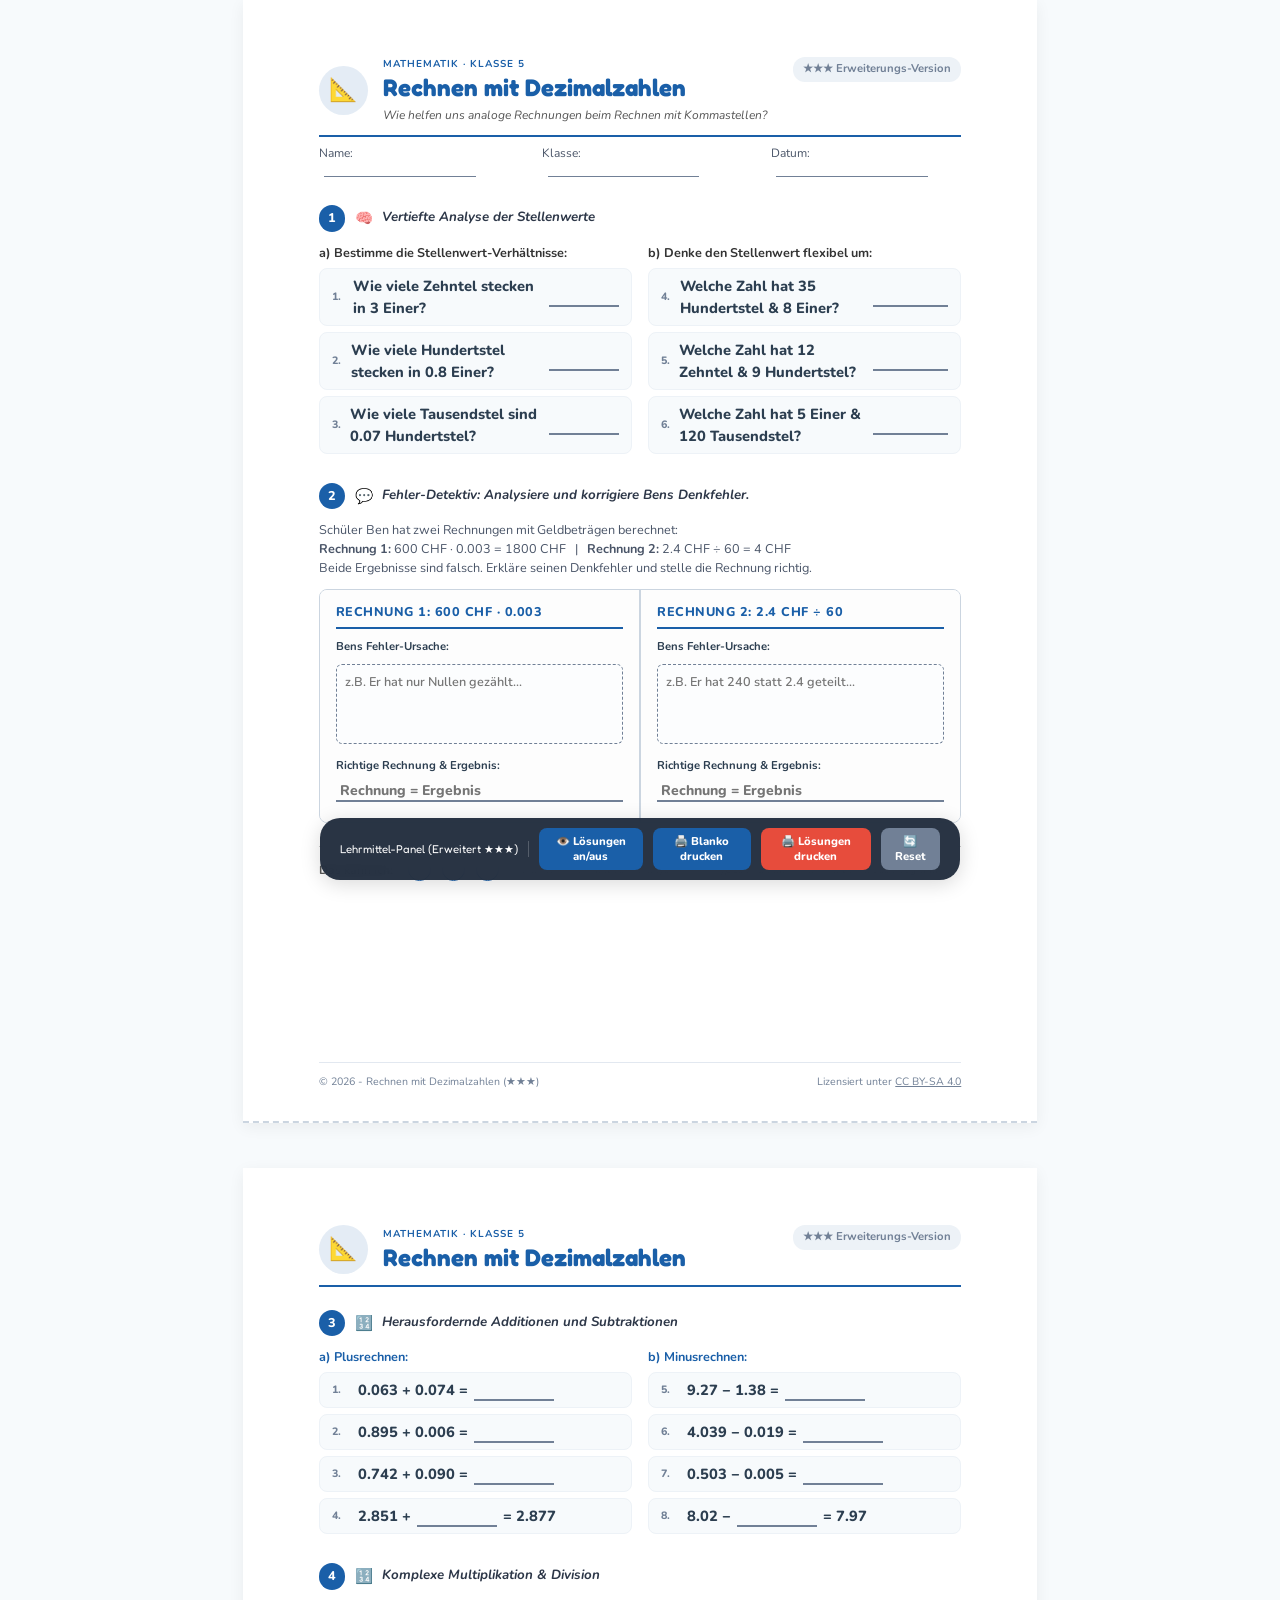
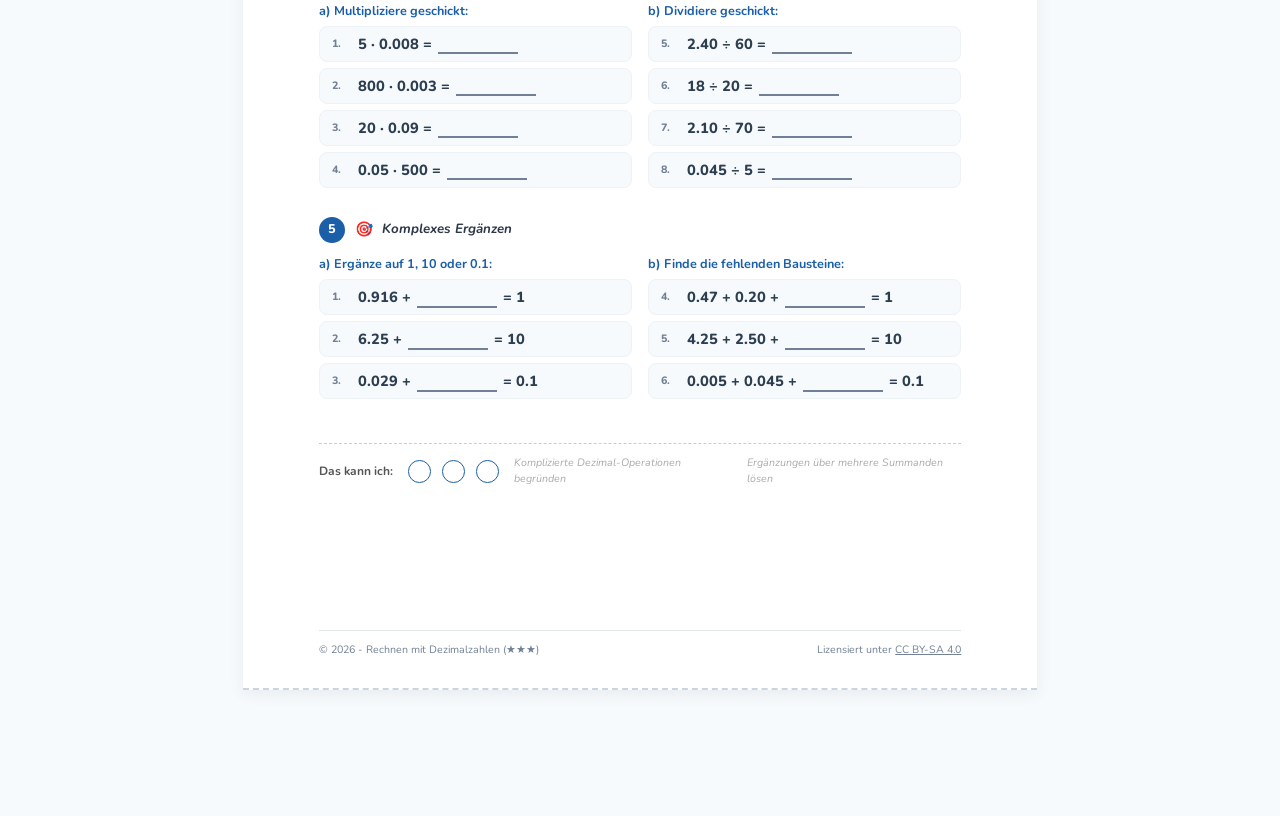
<file: dezimal_arbeitsblatt_erweiterung.html>
<!DOCTYPE html>
<html lang="de">
<head>
<meta charset="UTF-8">
<meta name="viewport" content="width=device-width, initial-scale=1.0">
<title>Arbeitsblatt: Rechnen mit Dezimalzahlen (Erweiterung)</title>
<link href="https://fonts.googleapis.com/css2?family=Fredoka+One&family=Nunito:wght@400;600;700;800;900&display=swap" rel="stylesheet">
<style>
/* =========================================
   TOKENS & RESET (Arbeitsblatt-Generator Standard)
   ========================================= */
*, *::before, *::after {
  box-sizing: border-box;
  margin: 0;
  padding: 0;
}
:root {
  --fach: #1a5fa8; /* Math Blue */
  --c-tipp: #f0b429;
  --c-tipp-bg: #fffbe6;
  --correct: #27ae60;
  --correct-bg: #eafaf1;
  --wrong: #e74c3c;
  --wrong-bg: #fef0f0;
  --dark: #2c3e50;
  --mid: #4a5568;
  --muted: #a0aec0;
}

@page {
  size: A4;
  margin: 15mm 20mm 28mm 20mm;
}

body {
  font-family: 'Nunito', sans-serif;
  color: var(--dark);
  line-height: 1.5;
  font-size: 11pt;
  background: #f7fafc;
  padding-bottom: 80px;
}

/* =========================================
   PAGE SYSTEM
   ========================================= */
.seite {
  background: white;
  width: 210mm;
  min-height: 297mm;
  margin: 0 auto 12mm auto;
  padding: 15mm 20mm 28mm 20mm;
  box-shadow: 0 4px 15px rgba(0,0,0,0.06);
  position: relative;
  page-break-after: always;
}
.seite:last-child {
  page-break-after: auto;
}

@media screen {
  .seite {
    border-bottom: 2.5px dashed #cbd5e0;
  }
}

@media print {
  body {
    background: white !important;
    padding-bottom: 0 !important;
    font-size: 10pt !important;
    -webkit-print-color-adjust: exact !important;
    print-color-adjust: exact !important;
  }
  .seite {
    width: 100% !important;
    min-height: 0 !important;
    margin: 0 !important;
    padding: 0 !important;
    box-shadow: none !important;
  }
  .print-btn, .teacher-panel, .score-header {
    display: none !important;
  }
  
  /* Zusammenhängende Elemente vor Seitenumbruch schützen */
  .aufgabe, .box, .chat-container, .sw-table-wrap, .steckbrief-box, .t-chart, .detektiv-box, .ich-kann, .ab-footer, .ab-header {
    break-inside: avoid !important;
    page-break-inside: avoid !important;
  }

  /* Platzsparende Optimierungen für den A4-Ausdruck */
  .ab-header {
    margin-bottom: 3mm !important;
  }
  .ab-linie {
    margin: 1.5mm 0 !important;
  }
  .ab-titel {
    font-size: 15pt !important;
  }
  .ab-untertitel {
    font-size: 8pt !important;
  }
  .ab-felder {
    font-size: 8pt !important;
    gap: 5mm !important;
  }
  .ab-feld {
    width: 30mm !important;
  }
  
  .aufgabe {
    margin: 3mm 0 4mm 0 !important;
  }
  .aufg-kopf {
    margin-bottom: 2mm !important;
  }
  .aufg-typ {
    font-size: 10pt !important;
  }
  .aufg-titel {
    font-size: 9pt !important;
  }
  
  .box {
    margin: 2mm 0 !important;
    padding: 2mm 3mm !important;
    font-size: 8.5pt !important;
  }
  
  .exercise-row {
    padding: 4px 8px !important;
    margin-bottom: 4px !important;
    font-size: 9.5pt !important;
  }
  
  .math-grid {
    gap: 8px 12px !important;
  }
  .sw-table-wrap {
    margin: 6px 0 !important;
  }
  .sw-table th, .sw-table td {
    padding: 5px !important;
  }
  .sw-table input.sw-input {
    width: 24px !important;
    height: 24px !important;
    font-size: 9.5pt !important;
  }
  
  .chat-container {
    padding: 10px !important;
    margin: 6px 0 !important;
  }
  .chat-bubble {
    padding: 6px 10px !important;
    margin-bottom: 8px !important;
    font-size: 8.5pt !important;
  }
  .steckbrief-box {
    padding: 10px !important;
    margin: 6px 0 !important;
    font-size: 9pt !important;
  }
  .steckbrief-clues {
    margin-bottom: 8px !important;
  }
  .t-chart {
    gap: 10px !important;
    margin: 6px 0 !important;
  }
  .detektiv-box {
    padding: 10px !important;
  }
  
  textarea.fill-in {
    height: 60px !important;
    font-size: 9pt !important;
    padding: 4px !important;
  }
  
  .ich-kann {
    margin-top: 4mm !important;
    padding-top: 2mm !important;
    font-size: 8pt !important;
    gap: 3mm !important;
  }
  .ik-kreis {
    width: 5mm !important;
    height: 5mm !important;
  }
  
  .ab-footer {
    bottom: 4mm !important;
    font-size: 7.5pt !important;
    padding-top: 2mm !important;
  }
}

/* =========================================
   HEADER STYLE ( arbeitsblatt-generator mandatory )
   ========================================= */
.ab-header {
  margin-bottom: 6mm;
  break-inside: avoid;
}
.ab-header-top {
  display: flex;
  justify-content: space-between;
  align-items: flex-start;
  margin-bottom: 3mm;
}
.ab-header-left {
  display: flex;
  align-items: center;
  gap: 4mm;
}
.ab-icon {
  width: 13mm;
  height: 13mm;
  border-radius: 50%;
  flex-shrink: 0;
  background: color-mix(in srgb, var(--fach) 12%, white);
  display: flex;
  align-items: center;
  justify-content: center;
  font-size: 17pt;
}
.ab-fach-label {
  display: block;
  font-size: 7.5pt;
  font-weight: 700;
  letter-spacing: 1px;
  text-transform: uppercase;
  color: var(--fach);
  margin-bottom: 1mm;
}
.ab-titel {
  font-family: 'Fredoka One', cursive;
  font-size: 18pt;
  font-weight: 900;
  color: var(--fach);
  margin: 0;
  line-height: 1.1;
}
.ab-untertitel {
  font-size: 9pt;
  color: #555;
  font-style: italic;
  margin: 1mm 0 0 0;
}
.ab-niveau {
  font-size: 8.5pt;
  color: #718096;
  font-weight: 700;
  background: #edf2f7;
  padding: 4px 10px;
  border-radius: 12px;
  white-space: nowrap;
}
.niveau-badge {
  color: #718096;
  font-size: 8.5pt;
  font-weight: 700;
}
@media print {
  .ab-niveau { display: none !important; }
}
.ab-linie {
  border: none;
  border-top: 2.5px solid var(--fach);
  margin: 2mm 0;
}
.ab-felder {
  display: flex;
  gap: 10mm;
  font-size: 9pt;
  color: #4a5568;
}
.ab-feld {
  display: inline-block;
  width: 40mm;
  border-bottom: 1px solid #718096;
  margin-left: 1.5mm;
  height: 15px;
}

/* =========================================
   COMPONENTS: AUFGABE HEADER
   ========================================= */
.aufgabe {
  margin: 5mm 0 6mm 0;
  break-inside: avoid;
}
.aufg-kopf {
  display: flex;
  align-items: center;
  gap: 2.5mm;
  margin-bottom: 3mm;
}
.aufg-nr {
  width: 7mm;
  height: 7mm;
  border-radius: 50%;
  flex-shrink: 0;
  background: var(--fach);
  color: white;
  display: flex;
  align-items: center;
  justify-content: center;
  font-weight: 800;
  font-size: 9.5pt;
  line-height: 1;
}
.aufg-typ {
  font-size: 11pt;
  line-height: 1;
}
.aufg-titel {
  font-style: italic;
  font-size: 10pt;
  font-weight: 700;
  color: #2d3748;
}

/* =========================================
   BOXEN SYSTEM
   ========================================= */
.box {
  display: flex;
  align-items: flex-start;
  gap: 3mm;
  border-radius: 6px;
  padding: 3mm 4mm;
  margin: 4mm 0;
  font-size: 9.5pt;
  break-inside: avoid;
}
.box-icon {
  font-size: 11pt;
  line-height: 1.3;
  flex-shrink: 0;
}
.box-inhalt {
  flex: 1;
  line-height: 1.4;
}
.box-tipp { background: var(--c-tipp-bg); border-left: 3px solid var(--c-tipp); }
.box-merk { background: color-mix(in srgb, var(--fach) 8%, white); border-left: 3px solid var(--fach); }

/* =========================================
   EXERCISE LAYOUT & TABLES
   ========================================= */
.math-grid {
  display: grid;
  grid-template-columns: 1fr 1fr;
  gap: 16px;
}
.exercise-row {
  display: flex;
  align-items: center;
  gap: 6px;
  font-family: 'Nunito', monospace;
  font-weight: 800;
  font-size: 11pt;
  background: #f7fafc;
  padding: 6px 12px;
  border-radius: 8px;
  border: 1px solid #edf2f7;
  margin-bottom: 6px;
}
.exercise-row span.num {
  color: #718096;
  width: 20px;
  font-size: 8pt;
  font-family: 'Nunito', sans-serif;
}
input.fill-in {
  width: 80px;
  text-align: center;
  font-family: 'Nunito', sans-serif;
  font-weight: 800;
  font-size: 10.5pt;
  border: none;
  border-bottom: 2px solid #718096;
  background: transparent;
  color: var(--dark);
  outline: none;
  padding: 0 4px;
}
input.fill-in:focus {
  border-color: var(--fach);
  background: rgba(26, 95, 168, 0.04);
}
input.fill-in.correct-ans {
  border-color: var(--correct) !important;
  color: var(--correct) !important;
  background: var(--correct-bg) !important;
}
input.fill-in.wrong-ans {
  border-color: var(--wrong) !important;
  color: var(--wrong) !important;
  background: var(--wrong-bg) !important;
}
textarea.fill-in {
  width: 100%;
  height: 80px;
  text-align: left;
  padding: 8px;
  border: 1.5px dashed #718096;
  border-radius: 6px;
  background: #fcfdfe;
  resize: none;
  font-family: 'Nunito', sans-serif;
  font-weight: 600;
  font-size: 9.5pt;
  line-height: 1.4;
  outline: none;
  color: var(--dark);
  transition: border-color 0.2s, background-color 0.2s;
  margin-top: 4px;
}
textarea.fill-in:focus {
  border-color: var(--fach);
  background: rgba(26, 95, 168, 0.02);
}
textarea.fill-in.correct-ans {
  border-color: var(--correct) !important;
  color: var(--correct) !important;
  background: var(--correct-bg) !important;
}
textarea.fill-in.wrong-ans {
  border-color: var(--wrong) !important;
  color: var(--wrong) !important;
  background: var(--wrong-bg) !important;
}

/* =========================================
   WILD CARD: FEHLER-DETEKTIV (T-Chart)
   ========================================= */
.t-chart {
  display: flex;
  border: 1.5px solid #cbd5e0;
  border-radius: 8px;
  overflow: hidden;
  margin: 12px 0;
  break-inside: avoid;
}
.t-col {
  flex: 1;
  padding: 12px 16px;
  background: #fdfdfd;
}
.t-header {
  font-weight: 800;
  font-size: 9.5pt;
  border-bottom: 2.5px solid var(--fach);
  color: var(--fach);
  padding-bottom: 6px;
  margin-bottom: 10px;
  text-transform: uppercase;
  letter-spacing: 0.5px;
}
.t-divider {
  width: 2px;
  background: #cbd5e0;
  flex-shrink: 0;
}
.t-col input.fill-in {
  width: 100%;
  text-align: left;
  margin-bottom: 8px;
}



/* =========================================
   ICH KANN LEISTE
   ========================================= */
.ich-kann {
  display: flex;
  align-items: center;
  gap: 4mm;
  margin-top: 6mm;
  padding-top: 3mm;
  border-top: 1px dashed #ccc;
  font-size: 9pt;
  color: #555;
  break-inside: avoid;
}
.ich-kann-label {
  font-weight: 700;
  white-space: nowrap;
}
.ich-kann-kreise {
  display: flex;
  gap: 3mm;
}
.ik-kreis {
  width: 6mm;
  height: 6mm;
  border-radius: 50%;
  border: 1.5px solid var(--fach);
  display: inline-block;
}
.ich-kann-skala {
  display: flex;
  gap: 6mm;
  font-size: 8pt;
  color: #aaa;
  font-style: italic;
}

/* =========================================
   FOOTER (CC BY-SA 4.0)
   ========================================= */
.ab-footer {
  position: absolute;
  bottom: 8mm;
  left: 20mm;
  right: 20mm;
  display: flex;
  justify-content: space-between;
  align-items: center;
  font-size: 8pt;
  color: #718096;
  border-top: 1px solid #e2e8f0;
  padding-top: 3mm;
  break-inside: avoid;
}
.ab-footer a {
  color: inherit;
  text-decoration: underline;
}

/* =========================================
   FLOATING TEACHER PANEL
   ========================================= */
.teacher-panel {
  position: fixed;
  bottom: 20px;
  left: 50%;
  transform: translateX(-50%);
  background: rgba(30, 42, 58, 0.95);
  backdrop-filter: blur(8px);
  padding: 10px 20px;
  border-radius: 20px;
  box-shadow: 0 4px 20px rgba(0,0,0,0.15);
  display: flex;
  gap: 10px;
  z-index: 999;
  align-items: center;
}
.teacher-panel-title {
  color: white;
  font-family: 'Fredoka One', cursive;
  font-size: 8.5pt;
  border-right: 1.5px solid rgba(255,255,255,0.2);
  padding-right: 10px;
  white-space: nowrap;
}
.btn-teacher {
  border: none;
  font-family: 'Nunito', sans-serif;
  font-weight: 800;
  font-size: 8.5pt;
  padding: 6px 12px;
  border-radius: 8px;
  cursor: pointer;
  color: white;
}
.btn-teacher-sec { background: var(--fach); }
.btn-teacher-pri { background: var(--wrong); }
.btn-teacher-reset { background: #718096; }

/* Solutions screen / print behaviors */
.solutions-watermark {
  display: none;
  background: var(--wrong);
  color: white;
  text-align: center;
  font-family: 'Fredoka One', cursive;
  font-size: 1.1rem;
  padding: 8px;
  border-radius: 6px;
  margin-bottom: 12px;
}
body.show-solutions-mode .solutions-watermark {
  display: block;
}

@media print {
  input.fill-in, textarea.fill-in {
    color: transparent !important;
  }
  input.fill-in {
    border: none !important;
    border-bottom: 1px dashed #555 !important;
  }
  textarea.fill-in {
    border: 1.5px dashed #555 !important;
    background: transparent !important;
  }
  .sw-table input.sw-input {
    border: 1px solid #777 !important;
    color: transparent !important;
  }
  
  body.print-solutions-active input.fill-in,
  body.show-solutions-mode input.fill-in,
  body.print-solutions-active textarea.fill-in,
  body.show-solutions-mode textarea.fill-in {
    color: #d32f2f !important;
    font-weight: bold !important;
  }
  body.print-solutions-active input.fill-in,
  body.show-solutions-mode input.fill-in {
    border-bottom: 1px solid #d32f2f !important;
  }
  body.print-solutions-active textarea.fill-in,
  body.show-solutions-mode textarea.fill-in {
    border: 1.5px solid #d32f2f !important;
    background: #ffebee !important;
  }
  body.print-solutions-active .sw-table input.sw-input,
  body.show-solutions-mode .sw-table input.sw-input {
    color: #d32f2f !important;
    font-weight: bold !important;
    border: 1px solid #d32f2f !important;
    background: #ffebee !important;
  }
  body.print-solutions-active .solutions-watermark {
    display: block !important;
    background: #d32f2f !important;
    color: white !important;
  }
}
</style>
</head>
<body>

<!-- =========================================
     SEITE 1: TRANSFER STELLENWERTE & DETEKTIV
     ========================================= -->
<div class="seite">

  <!-- Solutions Sheet Watermark Banner -->
  <div class="solutions-watermark" id="watermark">
    🏆 LÖSUNGSBLATT – RECHNEN MIT DEZIMALZAHLEN (ERWEITERUNGS-NIVEAU) 🏆
  </div>

  <!-- Mandatory standard header -->
  <header class="ab-header">
    <div class="ab-header-top">
      <div class="ab-header-left">
        <div class="ab-icon">📐</div>
        <div class="ab-meta">
          <span class="ab-fach-label">MATHEMATIK · KLASSE 5</span>
          <h1 class="ab-titel">Rechnen mit Dezimalzahlen</h1>
          <p class="ab-untertitel">Wie helfen uns analoge Rechnungen beim Rechnen mit Kommastellen?</p>
        </div>
      </div>
      <div class="ab-niveau"><span class="niveau-badge">★★★ Erweiterungs-Version</span></div>
    </div>
    <hr class="ab-linie">
    <div class="ab-felder">
      <span>Name: <span class="ab-feld"></span></span>
      <span>Klasse: <span class="ab-feld"></span></span>
      <span>Datum: <span class="ab-feld"></span></span>
    </div>
  </header>

  <!-- AUFGABE 1: TRANSFERS & SYSTEMATISCHER ABGEWANDELTER STELLENWERT -->
  <div class="aufgabe" id="task-1">
    <div class="aufg-kopf">
      <span class="aufg-nr">1</span>
      <span class="aufg-typ">🧠</span>
      <span class="aufg-titel">Vertiefte Analyse der Stellenwerte</span>
    </div>

    <div class="math-grid">
      <!-- 1a -->
      <div class="exercise-list">
        <div style="font-size:9.5pt; font-weight:700; color:#333; margin-bottom:6px;">a) Bestimme die Stellenwert-Verhältnisse:</div>
        <div class="exercise-row"><span class="num">1.</span> Wie viele Zehntel stecken in 3 Einer? <input type="text" class="fill-in" style="width:70px" data-ans="30" id="prop-1"></div>
        <div class="exercise-row"><span class="num">2.</span> Wie viele Hundertstel stecken in 0.8 Einer? <input type="text" class="fill-in" style="width:70px" data-ans="80" id="prop-2"></div>
        <div class="exercise-row"><span class="num">3.</span> Wie viele Tausendstel sind 0.07 Hundertstel? <input type="text" class="fill-in" style="width:70px" data-ans="7" id="prop-3"></div>
      </div>
      
      <!-- 1b -->
      <div class="exercise-list">
        <div style="font-size:9.5pt; font-weight:700; color:#333; margin-bottom:6px;">b) Denke den Stellenwert flexibel um:</div>
        <div class="exercise-row"><span class="num">4.</span> Welche Zahl hat 35 Hundertstel &amp; 8 Einer? <input type="text" class="fill-in" style="width:75px" data-ans="8.35" data-alt-ans="8,35" id="prop-4"></div>
        <div class="exercise-row"><span class="num">5.</span> Welche Zahl hat 12 Zehntel &amp; 9 Hundertstel? <input type="text" class="fill-in" style="width:75px" data-ans="1.29" data-alt-ans="1,29" id="prop-5"></div>
        <div class="exercise-row"><span class="num">6.</span> Welche Zahl hat 5 Einer &amp; 120 Tausendstel? <input type="text" class="fill-in" style="width:75px" data-ans="5.12" data-alt-ans="5,12|5.120|5,120" id="prop-6"></div>
      </div>
    </div>
  </div>

  <!-- KREATIV WILD CARD: FEHLER-DETEKTIV (T-Chart) -->
  <div class="aufgabe" id="task-2">
    <div class="aufg-kopf">
      <span class="aufg-nr">2</span>
      <span class="aufg-typ">💬</span>
      <span class="aufg-titel">Fehler-Detektiv: Analysiere und korrigiere Bens Denkfehler.</span>
    </div>
    
    <p style="font-size:9.5pt; color:#4a5568; margin-bottom:6px;">
      Schüler Ben hat zwei Rechnungen mit Geldbeträgen berechnet: <br>
      <strong>Rechnung 1:</strong> 600 CHF &middot; 0.003 = 1800 CHF &nbsp;&nbsp;|&nbsp;&nbsp; 
      <strong>Rechnung 2:</strong> 2.4 CHF &divide; 60 = 4 CHF <br>
      Beide Ergebnisse sind falsch. Erkläre seinen Denkfehler und stelle die Rechnung richtig.
    </p>

    <div class="t-chart">
      <!-- Fehler 1 -->
      <div class="t-col">
        <div class="t-header">Rechnung 1: 600 CHF &middot; 0.003</div>
        <div style="font-size:8.5pt; font-weight:700; margin-bottom:4px;">Bens Fehler-Ursache:</div>
        <textarea class="fill-in" placeholder="z.B. Er hat nur Nullen gezählt..." data-ans="Er hat die Nullen gezählt und gekürzt, ohne auf die Tausendstel-Einheit zu achten." data-alt-ans="Er hat Nullen gezählt|Nullen gezählt|Er hat die Kommastellen ignoriert|Er hat das Komma vergessen|Er hat die Tausendstel ignoriert" id="err-1-desc"></textarea>
        
        <div style="font-size:8.5pt; font-weight:700; margin-top:8px; margin-bottom:4px;">Richtige Rechnung &amp; Ergebnis:</div>
        <input type="text" class="fill-in" style="width:100%" placeholder="Rechnung = Ergebnis" data-ans="600 · 0.003 = 1.8 CHF" data-alt-ans="1.8 CHF|1.8|1.80|1,8|1,80|1.80 CHF|600·0.003=1.8 CHF|1,8 CHF|1,80 CHF" id="err-1-corr">
      </div>
      
      <div class="t-divider"></div>
      
      <!-- Fehler 2 -->
      <div class="t-col">
        <div class="t-header">Rechnung 2: 2.4 CHF &divide; 60</div>
        <div style="font-size:8.5pt; font-weight:700; margin-bottom:4px;">Bens Fehler-Ursache:</div>
        <textarea class="fill-in" placeholder="z.B. Er hat 240 statt 2.4 geteilt..." data-ans="Er hat 240 statt 240 Hundertstel gerechnet und das Komma falsch gesetzt." data-alt-ans="Er hat das Komma falsch gesetzt|Er hat den Dividend falsch skaliert|Er hat 240 durch 60 gerechnet|Er hat den Punkt vergessen" id="err-2-desc"></textarea>
        
        <div style="font-size:8.5pt; font-weight:700; margin-top:8px; margin-bottom:4px;">Richtige Rechnung &amp; Ergebnis:</div>
        <input type="text" class="fill-in" style="width:100%" placeholder="Rechnung = Ergebnis" data-ans="2.4 ÷ 60 = 0.04 CHF" data-alt-ans="0.04 CHF|0.04|0.040|0,04|0,040|0.04CHF|2.4÷60=0.04 CHF|0,04 CHF|0,040 CHF" id="err-2-corr">
      </div>
    </div>
  </div>

  <!-- Ich kann Leiste am Ende von Seite 1 -->
  <div class="ich-kann">
    <span class="ich-kann-label">Das kann ich:</span>
    <div class="ich-kann-kreise">
      <span class="ik-kreis"></span>
      <span class="ik-kreis"></span>
      <span class="ik-kreis"></span>
    </div>
    <span class="ich-kann-skala">
      <span>Stellenwert-Verhältnisse analysieren</span>
      <span>Typische Schülerfehler mathematisch begründen</span>
    </span>
  </div>

  <!-- CC OER Footer -->
  <footer class="ab-footer">
    <span>© 2026 - Rechnen mit Dezimalzahlen (★★★)</span>
    <span>Lizensiert unter <a href="https://creativecommons.org/licenses/by-sa/4.0/deed.de">CC BY-SA 4.0</a></span>
  </footer>

</div><!-- /seite 1 -->

<!-- =========================================
     SEITE 2: SCHWIERIGE OPERATIONEN & ERGÄNZEN
     ========================================= -->
<div class="seite">

  <!-- Solutions Sheet Watermark Banner Page 2 -->
  <div class="solutions-watermark">
    🏆 LÖSUNGSBLATT – RECHNEN MIT DEZIMALZAHLEN (ERWEITERUNGS-NIVEAU) 🏆
  </div>

  <!-- Kopfzeile auf Seite 2 -->
  <header class="ab-header">
    <div class="ab-header-top">
      <div class="ab-header-left">
        <div class="ab-icon">📐</div>
        <div class="ab-meta">
          <span class="ab-fach-label">MATHEMATIK · KLASSE 5</span>
          <h1 class="ab-titel">Rechnen mit Dezimalzahlen</h1>
        </div>
      </div>
      <div class="ab-niveau"><span class="niveau-badge">★★★ Erweiterungs-Version</span></div>
    </div>
    <hr class="ab-linie">
  </header>

  <!-- AUFGABE 3: COMPLEX ADDITION & SUBTRAKTION -->
  <div class="aufgabe" id="task-3">
    <div class="aufg-kopf">
      <span class="aufg-nr">3</span>
      <span class="aufg-typ">🔢</span>
      <span class="aufg-titel">Herausfordernde Additionen und Subtraktionen</span>
    </div>

    <div class="math-grid">
      <!-- Add -->
      <div class="exercise-list">
        <div style="font-size:9.5pt; font-weight:700; color:var(--fach); margin-bottom:6px;">a) Plusrechnen:</div>
        <div class="exercise-row"><span class="num">1.</span> 0.063 + 0.074 = <input type="text" class="fill-in" data-ans="0.137" data-alt-ans="0,137" id="add-1"></div>
        <div class="exercise-row"><span class="num">2.</span> 0.895 + 0.006 = <input type="text" class="fill-in" data-ans="0.901" data-alt-ans="0,901" id="add-2"></div>
        <div class="exercise-row"><span class="num">3.</span> 0.742 + 0.090 = <input type="text" class="fill-in" data-ans="0.832" data-alt-ans="0,832" id="add-3"></div>
        <div class="exercise-row"><span class="num">4.</span> 2.851 + <input type="text" class="fill-in" data-ans="0.026" data-alt-ans="0,026" id="add-4"> = 2.877</div>
      </div>
      
      <!-- Sub -->
      <div class="exercise-list">
        <div style="font-size:9.5pt; font-weight:700; color:var(--fach); margin-bottom:6px;">b) Minusrechnen:</div>
        <div class="exercise-row"><span class="num">5.</span> 9.27 &minus; 1.38 = <input type="text" class="fill-in" data-ans="7.89" data-alt-ans="7,89" id="sub-1"></div>
        <div class="exercise-row"><span class="num">6.</span> 4.039 &minus; 0.019 = <input type="text" class="fill-in" data-ans="4.02" data-alt-ans="4.020|4,02" id="sub-2"></div>
        <div class="exercise-row"><span class="num">7.</span> 0.503 &minus; 0.005 = <input type="text" class="fill-in" data-ans="0.498" data-alt-ans="0,498" id="sub-3"></div>
        <div class="exercise-row"><span class="num">8.</span> 8.02 &minus; <input type="text" class="fill-in" data-ans="0.05" data-alt-ans="0,05" id="sub-4"> = 7.97</div>
      </div>
    </div>
  </div>

  <!-- AUFGABE 4: TRANSFERS IM MAL- UND GETEILTRECHNEN -->
  <div class="aufgabe" id="task-4">
    <div class="aufg-kopf">
      <span class="aufg-nr">4</span>
      <span class="aufg-typ">🔢</span>
      <span class="aufg-titel">Komplexe Multiplikation &amp; Division</span>
    </div>

    <div class="math-grid">
      <!-- Mult -->
      <div class="exercise-list">
        <div style="font-size:9.5pt; font-weight:700; color:var(--fach); margin-bottom:6px;">a) Multipliziere geschickt:</div>
        <div class="exercise-row"><span class="num">1.</span> 5 &middot; 0.008 = <input type="text" class="fill-in" data-ans="0.04" data-alt-ans="0,04" id="mult-1"></div>
        <div class="exercise-row"><span class="num">2.</span> 800 &middot; 0.003 = <input type="text" class="fill-in" data-ans="2.4" data-alt-ans="2.40|2,4|2,40" id="mult-2"></div>
        <div class="exercise-row"><span class="num">3.</span> 20 &middot; 0.09 = <input type="text" class="fill-in" data-ans="1.8" data-alt-ans="1.80|1,8|1,80" id="mult-3"></div>
        <div class="exercise-row"><span class="num">4.</span> 0.05 &middot; 500 = <input type="text" class="fill-in" data-ans="25" data-alt-ans="25.0|25.00|25,0|25,00" id="mult-4"></div>
      </div>
      
      <!-- Div -->
      <div class="exercise-list">
        <div style="font-size:9.5pt; font-weight:700; color:var(--fach); margin-bottom:6px;">b) Dividiere geschickt:</div>
        <div class="exercise-row"><span class="num">5.</span> 2.40 &divide; 60 = <input type="text" class="fill-in" data-ans="0.04" data-alt-ans="0,04" id="div-1"></div>
        <div class="exercise-row"><span class="num">6.</span> 18 &divide; 20 = <input type="text" class="fill-in" data-ans="0.9" data-alt-ans="0.90|0,9|0,90" id="div-2"></div>
        <div class="exercise-row"><span class="num">7.</span> 2.10 &divide; 70 = <input type="text" class="fill-in" data-ans="0.03" data-alt-ans="0,03" id="div-3"></div>
        <div class="exercise-row"><span class="num">8.</span> 0.045 &divide; 5 = <input type="text" class="fill-in" data-ans="0.009" data-alt-ans="0,009" id="div-4"></div>
      </div>
    </div>
  </div>

  <!-- AUFGABE 5: OFFENES ERGÄNZEN -->
  <div class="aufgabe" id="task-5">
    <div class="aufg-kopf">
      <span class="aufg-nr">5</span>
      <span class="aufg-typ">🎯</span>
      <span class="aufg-titel">Komplexes Ergänzen</span>
    </div>

    <div class="math-grid">
      <!-- 5a -->
      <div class="exercise-list">
        <div style="font-size:9.5pt; font-weight:700; color:var(--fach); margin-bottom:6px;">a) Ergänze auf 1, 10 oder 0.1:</div>
        <div class="exercise-row"><span class="num">1.</span> 0.916 + <input type="text" class="fill-in" data-ans="0.084" data-alt-ans="0,084" id="erg-1"> = 1</div>
        <div class="exercise-row"><span class="num">2.</span> 6.25 + <input type="text" class="fill-in" data-ans="3.75" data-alt-ans="3,75" id="erg-2"> = 10</div>
        <div class="exercise-row"><span class="num">3.</span> 0.029 + <input type="text" class="fill-in" data-ans="0.071" data-alt-ans="0,071" id="erg-3"> = 0.1</div>
      </div>
      
      <!-- 5b -->
      <div class="exercise-list">
        <div style="font-size:9.5pt; font-weight:700; color:var(--fach); margin-bottom:6px;">b) Finde die fehlenden Bausteine:</div>
        <div class="exercise-row"><span class="num">4.</span> 0.47 + 0.20 + <input type="text" class="fill-in" data-ans="0.33" data-alt-ans="0,33" id="erg-4"> = 1</div>
        <div class="exercise-row"><span class="num">5.</span> 4.25 + 2.50 + <input type="text" class="fill-in" data-ans="3.25" data-alt-ans="3,25" id="erg-5"> = 10</div>
        <div class="exercise-row"><span class="num">6.</span> 0.005 + 0.045 + <input type="text" class="fill-in" data-ans="0.05" data-alt-ans="0,05" id="erg-6"> = 0.1</div>
      </div>
    </div>
  </div>

  <!-- Ich kann Leiste am Ende von Seite 2 -->
  <div class="ich-kann" style="margin-top: 10mm;">
    <span class="ich-kann-label">Das kann ich:</span>
    <div class="ich-kann-kreise">
      <span class="ik-kreis"></span>
      <span class="ik-kreis"></span>
      <span class="ik-kreis"></span>
    </div>
    <span class="ich-kann-skala">
      <span>Komplizierte Dezimal-Operationen begründen</span>
      <span>Ergänzungen über mehrere Summanden lösen</span>
    </span>
  </div>

  <!-- CC OER Footer Page 2 -->
  <footer class="ab-footer">
    <span>© 2026 - Rechnen mit Dezimalzahlen (★★★)</span>
    <span>Lizensiert unter <a href="https://creativecommons.org/licenses/by-sa/4.0/deed.de">CC BY-SA 4.0</a></span>
  </footer>

</div><!-- /seite 2 -->

<!-- =========================================
     FLOATING TEACHER CONTROL PANEL (Screen Only)
     ========================================= -->
<div class="teacher-panel">
  <div class="teacher-panel-title"> Lehrmittel-Panel (Erweitert ★★★)</div>
  <button class="btn-teacher btn-teacher-sec" onclick="toggleSolutionsOnScreen()">👁️ Lösungen an/aus</button>
  <button class="btn-teacher btn-teacher-sec" onclick="printBlankWorksheet()">🖨️ Blanko drucken</button>
  <button class="btn-teacher btn-teacher-pri" onclick="printSolutionsWorksheet()">🖨️ Lösungen drucken</button>
  <button class="btn-teacher btn-teacher-reset" onclick="resetAllWorksheet()">🔄 Reset</button>
</div>

<script>
// Safe storage wrapper functions
function safeGetItem(key) { try { return localStorage.getItem(key); } catch (e) { return null; } }
function safeSetItem(key, value) { try { localStorage.setItem(key, value); } catch (e) {} }
function safeRemoveItem(key) { try { localStorage.removeItem(key); } catch (e) {} }
function safeClear() { try { localStorage.clear(); } catch (e) {} }

const SECTIONS = {
  'task-1': {
    inputs: ['prop-1', 'prop-2', 'prop-3', 'prop-4', 'prop-5', 'prop-6']
  },
  'task-2': {
    inputs: ['err-1-desc', 'err-1-corr', 'err-2-desc', 'err-2-corr']
  },
  'task-3': {
    inputs: [
      'add-1', 'add-2', 'add-3', 'add-4',
      'sub-1', 'sub-2', 'sub-3', 'sub-4'
    ]
  },
  'task-4': {
    inputs: [
      'mult-1', 'mult-2', 'mult-3', 'mult-4',
      'div-1', 'div-2', 'div-3', 'div-4'
    ]
  },
  'task-5': {
    inputs: ['erg-1', 'erg-2', 'erg-3', 'erg-4', 'erg-5', 'erg-6']
  }
};

function checkSectionInputs() {
  Object.values(SECTIONS).forEach(section => {
    section.inputs.forEach(id => {
      const el = document.getElementById(id);
      if (!el) return;

      el.classList.remove('correct-ans', 'wrong-ans');
      const val = el.value.trim().toLowerCase();
      if (val === '') return;

      const normalizedVal = val.replace(',', '.');
      const mainAns = (el.dataset.ans || "").trim().toLowerCase().replace(',', '.');

      let altMatches = false;
      if (el.dataset.altAns) {
        const alternatives = el.dataset.altAns.split('|').map(s => s.trim().toLowerCase().replace(',', '.'));
        if (alternatives.includes(normalizedVal)) {
          altMatches = true;
        }
      }

      if (normalizedVal === mainAns || altMatches) {
        el.classList.add('correct-ans');
      } else {
        // For descriptions, accept if it contains a keyword
        if (id.includes('desc') && (val.includes('nullen') || val.includes('komma') || val.includes('tausendstel') || val.includes('hundertstel') || val.includes('punkt') || val.includes('ben'))) {
          el.classList.add('correct-ans');
        } else {
          el.classList.add('wrong-ans');
        }
      }
    });
  });
}

function saveProgress() {
  Object.values(SECTIONS).forEach(section => {
    section.inputs.forEach(id => {
      const el = document.getElementById(id);
      if (el && el.value.trim() !== '') {
        safeSetItem(`wa_e_${id}`, el.value);
      } else if (el) {
        safeRemoveItem(`wa_e_${id}`);
      }
    });
  });
}

function restoreProgress() {
  Object.values(SECTIONS).forEach(section => {
    section.inputs.forEach(id => {
      const saved = safeGetItem(`wa_e_${id}`);
      const el = document.getElementById(id);
      if (el && saved) {
        el.value = saved;
      }
    });
  });
  checkSectionInputs();
}

let showSolutionsMode = false;
function toggleSolutionsOnScreen() {
  showSolutionsMode = !showSolutionsMode;
  const body = document.body;
  const watermarks = document.querySelectorAll('.solutions-watermark');

  if (showSolutionsMode) {
    body.classList.add('show-solutions-mode');
    watermarks.forEach(w => {
      w.textContent = "🏆 LÖSUNGSBLATT – RECHNEN MIT DEZIMALZAHLEN (ERWEITERT) – LEHRPERSONEN-ANSICHT 🏆";
    });

    Object.values(SECTIONS).forEach(section => {
      section.inputs.forEach(id => {
        const el = document.getElementById(id);
        if (el && el.dataset.ans !== undefined && el.dataset.ans !== "") {
          el.value = el.dataset.ans;
          el.classList.add('correct-ans');
        }
      });
    });
  } else {
    body.classList.remove('show-solutions-mode');
    watermarks.forEach(w => {
      w.textContent = "🏆 LÖSUNGSBLATT – RECHNEN MIT DEZIMALZAHLEN (ERWEITERUNGS-NIVEAU) 🏆";
    });

    Object.values(SECTIONS).forEach(section => {
      section.inputs.forEach(id => {
        const el = document.getElementById(id);
        if (el) {
          el.value = safeGetItem(`wa_e_${id}`) || '';
          el.classList.remove('correct-ans', 'wrong-ans');
        }
      });
    });
  }
  checkSectionInputs();
}

function resetAllWorksheet() {
  if (confirm("Möchtest du das gesamte Arbeitsblatt zurücksetzen?")) {
    Object.values(SECTIONS).forEach(section => {
      section.inputs.forEach(id => {
        const el = document.getElementById(id);
        if (el) el.value = '';
        safeRemoveItem(`wa_e_${id}`);
      });
    });
    if (showSolutionsMode) toggleSolutionsOnScreen();
    checkSectionInputs();
  }
}

function printBlankWorksheet() {
  document.body.classList.remove('print-solutions-active');
  window.print();
}

function printSolutionsWorksheet() {
  const tempValues = {};
  Object.values(SECTIONS).forEach(section => {
    section.inputs.forEach(id => {
      const el = document.getElementById(id);
      if (el) {
        tempValues[id] = el.value;
        if (el.dataset.ans !== undefined && el.dataset.ans !== "") {
          el.value = el.dataset.ans;
        }
      }
    });
  });

  document.body.classList.add('print-solutions-active');

  setTimeout(() => {
    window.print();
    document.body.classList.remove('print-solutions-active');
    Object.values(SECTIONS).forEach(section => {
      section.inputs.forEach(id => {
        const el = document.getElementById(id);
        if (el) {
          el.value = tempValues[id];
        }
      });
    });
    checkSectionInputs();
  }, 100);
}

window.addEventListener('load', () => {
  restoreProgress();
  Object.values(SECTIONS).forEach(section => {
    section.inputs.forEach(id => {
      const el = document.getElementById(id);
      if (el) {
        el.addEventListener('input', () => {
          saveProgress();
          checkSectionInputs();
        });
      }
    });
  });
});
</script>
</body>
</html>
</file>
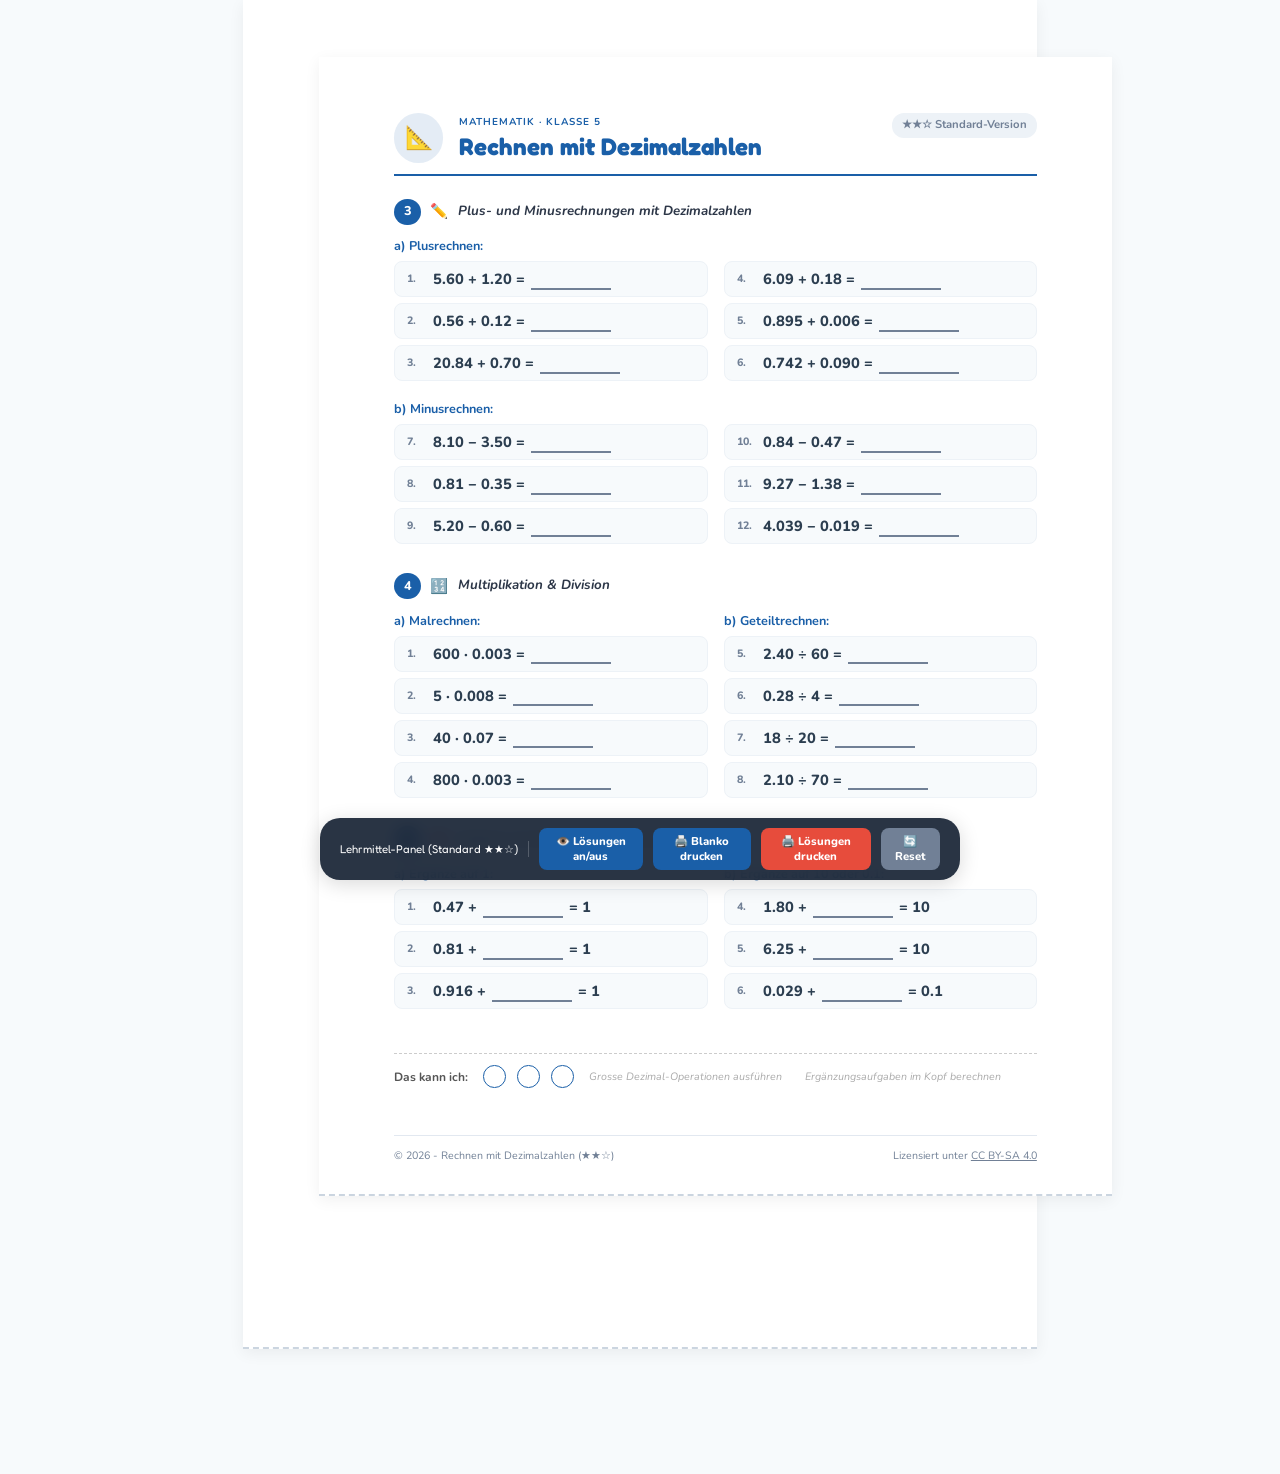
<file: dezimal_arbeitsblatt_standard.html>
<!DOCTYPE html>
<html lang="de">
<head>
<meta charset="UTF-8">
<meta name="viewport" content="width=device-width, initial-scale=1.0">
<title>Arbeitsblatt: Rechnen mit Dezimalzahlen (Standard)</title>
<link href="https://fonts.googleapis.com/css2?family=Fredoka+One&family=Nunito:wght@400;600;700;800;900&display=swap" rel="stylesheet">
<style>
/* =========================================
   TOKENS & RESET (Arbeitsblatt-Generator Standard)
   ========================================= */
*, *::before, *::after {
  box-sizing: border-box;
  margin: 0;
  padding: 0;
}
:root {
  --fach: #1a5fa8; /* Math Blue */
  --c-tipp: #f0b429;
  --c-tipp-bg: #fffbe6;
  --correct: #27ae60;
  --correct-bg: #eafaf1;
  --wrong: #e74c3c;
  --wrong-bg: #fef0f0;
  --dark: #2c3e50;
  --mid: #4a5568;
  --muted: #a0aec0;
}

@page {
  size: A4;
  margin: 15mm 20mm 28mm 20mm;
}

body {
  font-family: 'Nunito', sans-serif;
  color: var(--dark);
  line-height: 1.5;
  font-size: 11pt;
  background: #f7fafc;
  padding-bottom: 80px;
}

/* =========================================
   PAGE SYSTEM
   ========================================= */
.seite {
  background: white;
  width: 210mm;
  min-height: 297mm;
  margin: 0 auto 12mm auto;
  padding: 15mm 20mm 28mm 20mm;
  box-shadow: 0 4px 15px rgba(0,0,0,0.06);
  position: relative;
  page-break-after: always;
}
.seite:last-child {
  page-break-after: auto;
}

@media screen {
  .seite {
    border-bottom: 2.5px dashed #cbd5e0;
  }
}

@media print {
  body {
    background: white !important;
    padding-bottom: 0 !important;
    font-size: 10pt !important;
    -webkit-print-color-adjust: exact !important;
    print-color-adjust: exact !important;
  }
  .seite {
    width: 100% !important;
    min-height: 0 !important;
    margin: 0 !important;
    padding: 0 !important;
    box-shadow: none !important;
  }
  .print-btn, .teacher-panel, .score-header {
    display: none !important;
  }
  
  /* Zusammenhängende Elemente vor Seitenumbruch schützen */
  .aufgabe, .box, .chat-container, .sw-table-wrap, .steckbrief-box, .t-chart, .detektiv-box, .ich-kann, .ab-footer, .ab-header {
    break-inside: avoid !important;
    page-break-inside: avoid !important;
  }

  /* Platzsparende Optimierungen für den A4-Ausdruck */
  .ab-header {
    margin-bottom: 3mm !important;
  }
  .ab-linie {
    margin: 1.5mm 0 !important;
  }
  .ab-titel {
    font-size: 15pt !important;
  }
  .ab-untertitel {
    font-size: 8pt !important;
  }
  .ab-felder {
    font-size: 8pt !important;
    gap: 5mm !important;
  }
  .ab-feld {
    width: 30mm !important;
  }
  
  .aufgabe {
    margin: 3mm 0 4mm 0 !important;
  }
  .aufg-kopf {
    margin-bottom: 2mm !important;
  }
  .aufg-typ {
    font-size: 10pt !important;
  }
  .aufg-titel {
    font-size: 9pt !important;
  }
  
  .box {
    margin: 2mm 0 !important;
    padding: 2mm 3mm !important;
    font-size: 8.5pt !important;
  }
  
  .exercise-row {
    padding: 4px 8px !important;
    margin-bottom: 4px !important;
    font-size: 9.5pt !important;
  }
  
  .math-grid {
    gap: 8px 12px !important;
  }
  .sw-table-wrap {
    margin: 6px 0 !important;
  }
  .sw-table th, .sw-table td {
    padding: 5px !important;
  }
  .sw-table input.sw-input {
    width: 24px !important;
    height: 24px !important;
    font-size: 9.5pt !important;
  }
  
  .chat-container {
    padding: 10px !important;
    margin: 6px 0 !important;
  }
  .chat-bubble {
    padding: 6px 10px !important;
    margin-bottom: 8px !important;
    font-size: 8.5pt !important;
  }
  .steckbrief-box {
    padding: 10px !important;
    margin: 6px 0 !important;
    font-size: 9pt !important;
  }
  .steckbrief-clues {
    margin-bottom: 8px !important;
  }
  .t-chart {
    gap: 10px !important;
    margin: 6px 0 !important;
  }
  .detektiv-box {
    padding: 10px !important;
  }
  
  textarea.fill-in {
    height: 60px !important;
    font-size: 9pt !important;
    padding: 4px !important;
  }
  
  .ich-kann {
    margin-top: 4mm !important;
    padding-top: 2mm !important;
    font-size: 8pt !important;
    gap: 3mm !important;
  }
  .ik-kreis {
    width: 5mm !important;
    height: 5mm !important;
  }
  
  .ab-footer {
    bottom: 4mm !important;
    font-size: 7.5pt !important;
    padding-top: 2mm !important;
  }
}

/* =========================================
   HEADER STYLE ( arbeitsblatt-generator mandatory )
   ========================================= */
.ab-header {
  margin-bottom: 6mm;
  break-inside: avoid;
}
.ab-header-top {
  display: flex;
  justify-content: space-between;
  align-items: flex-start;
  margin-bottom: 3mm;
}
.ab-header-left {
  display: flex;
  align-items: center;
  gap: 4mm;
}
.ab-icon {
  width: 13mm;
  height: 13mm;
  border-radius: 50%;
  flex-shrink: 0;
  background: color-mix(in srgb, var(--fach) 12%, white);
  display: flex;
  align-items: center;
  justify-content: center;
  font-size: 17pt;
}
.ab-fach-label {
  display: block;
  font-size: 7.5pt;
  font-weight: 700;
  letter-spacing: 1px;
  text-transform: uppercase;
  color: var(--fach);
  margin-bottom: 1mm;
}
.ab-titel {
  font-family: 'Fredoka One', cursive;
  font-size: 18pt;
  font-weight: 900;
  color: var(--fach);
  margin: 0;
  line-height: 1.1;
}
.ab-untertitel {
  font-size: 9pt;
  color: #555;
  font-style: italic;
  margin: 1mm 0 0 0;
}
.ab-niveau {
  font-size: 8.5pt;
  color: #718096;
  font-weight: 700;
  background: #edf2f7;
  padding: 4px 10px;
  border-radius: 12px;
  white-space: nowrap;
}
.niveau-badge {
  color: #718096;
  font-size: 8.5pt;
  font-weight: 700;
}
@media print {
  .ab-niveau { display: none !important; }
}
.ab-linie {
  border: none;
  border-top: 2.5px solid var(--fach);
  margin: 2mm 0;
}
.ab-felder {
  display: flex;
  gap: 10mm;
  font-size: 9pt;
  color: #4a5568;
}
.ab-feld {
  display: inline-block;
  width: 40mm;
  border-bottom: 1px solid #718096;
  margin-left: 1.5mm;
  height: 15px;
}

/* =========================================
   COMPONENTS: AUFGABE HEADER
   ========================================= */
.aufgabe {
  margin: 5mm 0 6mm 0;
  break-inside: avoid;
}
.aufg-kopf {
  display: flex;
  align-items: center;
  gap: 2.5mm;
  margin-bottom: 3mm;
}
.aufg-nr {
  width: 7mm;
  height: 7mm;
  border-radius: 50%;
  flex-shrink: 0;
  background: var(--fach);
  color: white;
  display: flex;
  align-items: center;
  justify-content: center;
  font-weight: 800;
  font-size: 9.5pt;
  line-height: 1;
}
.aufg-typ {
  font-size: 11pt;
  line-height: 1;
}
.aufg-titel {
  font-style: italic;
  font-size: 10pt;
  font-weight: 700;
  color: #2d3748;
}

/* =========================================
   BOXEN SYSTEM
   ========================================= */
.box {
  display: flex;
  align-items: flex-start;
  gap: 3mm;
  border-radius: 6px;
  padding: 3mm 4mm;
  margin: 4mm 0;
  font-size: 9.5pt;
  break-inside: avoid;
}
.box-icon {
  font-size: 11pt;
  line-height: 1.3;
  flex-shrink: 0;
}
.box-inhalt {
  flex: 1;
  line-height: 1.4;
}
.box-tipp { background: var(--c-tipp-bg); border-left: 3px solid var(--c-tipp); }
.box-merk { background: color-mix(in srgb, var(--fach) 8%, white); border-left: 3px solid var(--fach); }

/* =========================================
   EXERCISE LAYOUT & TABLES
   ========================================= */
.math-grid {
  display: grid;
  grid-template-columns: 1fr 1fr;
  gap: 16px;
}
.exercise-row {
  display: flex;
  align-items: center;
  gap: 6px;
  font-family: 'Nunito', monospace;
  font-weight: 800;
  font-size: 11pt;
  background: #f7fafc;
  padding: 6px 12px;
  border-radius: 8px;
  border: 1px solid #edf2f7;
  margin-bottom: 6px;
}
.exercise-row span.num {
  color: #718096;
  width: 20px;
  font-size: 8pt;
  font-family: 'Nunito', sans-serif;
}
input.fill-in {
  width: 80px;
  text-align: center;
  font-family: 'Nunito', sans-serif;
  font-weight: 800;
  font-size: 10.5pt;
  border: none;
  border-bottom: 2px solid #718096;
  background: transparent;
  color: var(--dark);
  outline: none;
  padding: 0 4px;
}
input.fill-in:focus {
  border-color: var(--fach);
  background: rgba(26, 95, 168, 0.04);
}
input.fill-in.correct-ans {
  border-color: var(--correct) !important;
  color: var(--correct) !important;
  background: var(--correct-bg) !important;
}
input.fill-in.wrong-ans {
  border-color: var(--wrong) !important;
  color: var(--wrong) !important;
  background: var(--wrong-bg) !important;
}

/* Stellenwerttafel Grid */
.sw-table-wrap {
  overflow-x: auto;
  margin: 10px 0;
  border-radius: 8px;
  border: 1.5px solid #cbd5e0;
}
.sw-table {
  width: 100%;
  border-collapse: collapse;
  min-width: 450px;
}
.sw-table th, .sw-table td {
  padding: 8px;
  text-align: center;
  border: 1px solid #cbd5e0;
}
.sw-table th {
  background: #edf2f7;
  font-size: 8.5pt;
  font-weight: 800;
}
.sw-table td.num-col {
  background: #f7fafc;
  font-weight: 800;
  font-size: 10pt;
}
.sw-table input.sw-input {
  width: 28px;
  height: 28px;
  text-align: center;
  font-family: 'Fredoka One', cursive;
  font-size: 11pt;
  border: 1.5px solid #cbd5e0;
  border-radius: 4px;
  outline: none;
}
.sw-table input.sw-input.correct-ans {
  border-color: var(--correct) !important;
  background: var(--correct-bg) !important;
  color: var(--correct) !important;
}
.sw-table input.sw-input.wrong-ans {
  border-color: var(--wrong) !important;
  background: var(--wrong-bg) !important;
  color: var(--wrong) !important;
}

/* Text-Task Card Styles */
.text-tasks {
  display: grid;
  grid-template-columns: 1fr 1fr;
  gap: 12px;
  margin: 8px 0;
}
.text-task-card {
  background: #f7fafc;
  border: 1px solid #e2e8f0;
  border-radius: 8px;
  padding: 10px 14px;
}
.text-task-card p {
  font-weight: 800;
  font-size: 9.5pt;
  margin-bottom: 6px;
}
.text-task-card p u {
  text-decoration: underline;
  text-decoration-color: var(--c-tipp);
  text-decoration-thickness: 2.5px;
}
.text-task-card input.fill-in {
  width: 100%;
  text-align: left;
}

/* =========================================
   WILD CARD: STECKBRIEF (Mystery Number)
   ========================================= */
.steckbrief-box {
  background: #fdfaf2;
  border: 2px solid var(--c-tipp);
  border-radius: 12px;
  padding: 16px;
  margin: 12px 0;
  break-inside: avoid;
}
.steckbrief-title {
  font-family: 'Fredoka One', cursive;
  font-size: 11pt;
  color: #c07a1a;
  margin-bottom: 8px;
  display: flex;
  align-items: center;
  gap: 6px;
}
.steckbrief-clues {
  font-size: 9.5pt;
  line-height: 1.6;
  margin-bottom: 12px;
}
.steckbrief-answer {
  display: flex;
  align-items: center;
  gap: 8px;
  font-weight: 800;
  font-size: 10.5pt;
}

/* =========================================
   ICH KANN LEISTE
   ========================================= */
.ich-kann {
  display: flex;
  align-items: center;
  gap: 4mm;
  margin-top: 6mm;
  padding-top: 3mm;
  border-top: 1px dashed #ccc;
  font-size: 9pt;
  color: #555;
  break-inside: avoid;
}
.ich-kann-label {
  font-weight: 700;
  white-space: nowrap;
}
.ich-kann-kreise {
  display: flex;
  gap: 3mm;
}
.ik-kreis {
  width: 6mm;
  height: 6mm;
  border-radius: 50%;
  border: 1.5px solid var(--fach);
  display: inline-block;
}
.ich-kann-skala {
  display: flex;
  gap: 6mm;
  font-size: 8pt;
  color: #aaa;
  font-style: italic;
}

/* =========================================
   FOOTER (CC BY-SA 4.0)
   ========================================= */
.ab-footer {
  position: absolute;
  bottom: 8mm;
  left: 20mm;
  right: 20mm;
  display: flex;
  justify-content: space-between;
  align-items: center;
  font-size: 8pt;
  color: #718096;
  border-top: 1px solid #e2e8f0;
  padding-top: 3mm;
  break-inside: avoid;
}
.ab-footer a {
  color: inherit;
  text-decoration: underline;
}

/* =========================================
   FLOATING TEACHER PANEL
   ========================================= */
.teacher-panel {
  position: fixed;
  bottom: 20px;
  left: 50%;
  transform: translateX(-50%);
  background: rgba(30, 42, 58, 0.95);
  backdrop-filter: blur(8px);
  padding: 10px 20px;
  border-radius: 20px;
  box-shadow: 0 4px 20px rgba(0,0,0,0.15);
  display: flex;
  gap: 10px;
  z-index: 999;
  align-items: center;
}
.teacher-panel-title {
  color: white;
  font-family: 'Fredoka One', cursive;
  font-size: 8.5pt;
  border-right: 1.5px solid rgba(255,255,255,0.2);
  padding-right: 10px;
  white-space: nowrap;
}
.btn-teacher {
  border: none;
  font-family: 'Nunito', sans-serif;
  font-weight: 800;
  font-size: 8.5pt;
  padding: 6px 12px;
  border-radius: 8px;
  cursor: pointer;
  color: white;
}
.btn-teacher-sec { background: var(--fach); }
.btn-teacher-pri { background: var(--wrong); }
.btn-teacher-reset { background: #718096; }

/* Solutions screen / print behaviors */
.solutions-watermark {
  display: none;
  background: var(--wrong);
  color: white;
  text-align: center;
  font-family: 'Fredoka One', cursive;
  font-size: 1.1rem;
  padding: 8px;
  border-radius: 6px;
  margin-bottom: 12px;
}
body.show-solutions-mode .solutions-watermark {
  display: block;
}

@media print {
  input.fill-in {
    border: none !important;
    border-bottom: 1px dashed #555 !important;
    color: transparent !important;
  }
  .sw-table input.sw-input {
    border: 1px solid #777 !important;
    color: transparent !important;
  }
  
  body.print-solutions-active input.fill-in,
  body.show-solutions-mode input.fill-in {
    color: #d32f2f !important;
    font-weight: bold !important;
    border-bottom: 1px solid #d32f2f !important;
  }
  body.print-solutions-active .sw-table input.sw-input,
  body.show-solutions-mode .sw-table input.sw-input {
    color: #d32f2f !important;
    font-weight: bold !important;
    border: 1px solid #d32f2f !important;
    background: #ffebee !important;
  }
  body.print-solutions-active .solutions-watermark {
    display: block !important;
    background: #d32f2f !important;
    color: white !important;
  }
}
</style>
</head>
<body>

<!-- =========================================
     SEITE 1: DEZIMALSTELLEN & STELLENWERT
     ========================================= -->
<div class="seite">

  <!-- Solutions Sheet Watermark Banner -->
  <div class="solutions-watermark" id="watermark">
    🏆 LÖSUNGSBLATT – RECHNEN MIT DEZIMALZAHLEN (STANDARD-NIVEAU) 🏆
   <!-- Mandatory standard header -->
  <header class="ab-header">
    <div class="ab-header-top">
      <div class="ab-header-left">
        <div class="ab-icon">📐</div>
        <div class="ab-meta">
          <span class="ab-fach-label">MATHEMATIK · KLASSE 5</span>
          <h1 class="ab-titel">Rechnen mit Dezimalzahlen</h1>
          <p class="ab-untertitel">Wie helfen uns analoge Rechnungen beim Rechnen mit Kommastellen?</p>
        </div>
      </div>
      <div class="ab-niveau"><span class="niveau-badge">★★☆ Standard-Version</span></div>
    </div>
    <hr class="ab-linie">
    <div class="ab-felder">
      <span>Name: <span class="ab-feld"></span></span>
      <span>Klasse: <span class="ab-feld"></span></span>
      <span>Datum: <span class="ab-feld"></span></span>
    </div>
  </header>

  <!-- AUFGABE 1: STELLENWERTTAFEL -->
  <div class="aufgabe" id="task-1">
    <div class="aufg-kopf">
      <span class="aufg-nr">1</span>
      <span class="aufg-typ">🔢</span>
      <span class="aufg-titel">Stellenwerttafel &amp; Wertziffern</span>
    </div>

    <!-- 1a) Tabelle eintragen -->
    <div style="font-size:9.5pt; font-weight:700; color:#333; margin-bottom:6px;">a) Trage die Ziffern der Dezimalzahlen richtig ein:</div>
    <div class="sw-table-wrap">
      <table class="sw-table">
        <thead>
          <tr>
            <th>Dezimalzahl</th>
            <th>Z (Zehner)</th>
            <th>E (Einer)</th>
            <th style="color:#718096">.</th>
            <th>z (Zehntel)</th>
            <th>h (Hundertstel)</th>
            <th>t (Tausendstel)</th>
          </tr>
        </thead>
        <tbody>
          <!-- 3.05 -->
          <tr>
            <td class="num-col">3.05</td>
            <td><input type="text" class="sw-input" maxlength="1" data-ans="" id="sw-1-z"></td>
            <td><input type="text" class="sw-input" maxlength="1" data-ans="3" id="sw-1-e"></td>
            <td style="color:#718096; font-weight:800">.</td>
            <td><input type="text" class="sw-input" maxlength="1" data-ans="0" id="sw-1-zh"></td>
            <td><input type="text" class="sw-input" maxlength="1" data-ans="5" id="sw-1-h"></td>
            <td><input type="text" class="sw-input" maxlength="1" data-ans="" id="sw-1-t"></td>
          </tr>
          <!-- 20.80 -->
          <tr>
            <td class="num-col">20.80</td>
            <td><input type="text" class="sw-input" maxlength="1" data-ans="2" id="sw-2-z"></td>
            <td><input type="text" class="sw-input" maxlength="1" data-ans="0" id="sw-2-e"></td>
            <td style="color:#718096; font-weight:800">.</td>
            <td><input type="text" class="sw-input" maxlength="1" data-ans="8" id="sw-2-zh"></td>
            <td><input type="text" class="sw-input" maxlength="1" data-ans="0" id="sw-2-h"></td>
            <td><input type="text" class="sw-input" maxlength="1" data-ans="" id="sw-2-t"></td>
          </tr>
          <!-- 0.09 -->
          <tr>
            <td class="num-col">0.09</td>
            <td><input type="text" class="sw-input" maxlength="1" data-ans="" id="sw-3-z"></td>
            <td><input type="text" class="sw-input" maxlength="1" data-ans="0" id="sw-3-e"></td>
            <td style="color:#718096; font-weight:800">.</td>
            <td><input type="text" class="sw-input" maxlength="1" data-ans="0" id="sw-3-zh"></td>
            <td><input type="text" class="sw-input" maxlength="1" data-ans="9" id="sw-3-h"></td>
            <td><input type="text" class="sw-input" maxlength="1" data-ans="" id="sw-3-t"></td>
          </tr>
        </tbody>
      </table>
    </div>

    <!-- 1b) Wert bestimmen -->
    <div style="font-size:9.5pt; font-weight:700; color:#333; margin:12px 0 6px 0;">b) Welchen Wert hat die unterstrichene Ziffer? (Schreibe als Stellenwert-Wort):</div>
    <div class="text-tasks">
      <div class="text-task-card">
        <p>Dezimalzahl 3.0<u>5</u></p>
        <input type="text" class="fill-in" style="width: 100%" placeholder="Antwort..." data-ans="Hundertstel" data-alt-ans="5 Hundertstel|0.05|0,05" id="val-1-1">
      </div>
      <div class="text-task-card">
        <p>Dezimalzahl 2<u>0</u>.80</p>
        <input type="text" class="fill-in" style="width: 100%" placeholder="Antwort..." data-ans="Einer" data-alt-ans="0 Einer|0" id="val-1-2">
      </div>
      <div class="text-task-card">
        <p>Dezimalzahl <u>4</u>.30</p>
        <input type="text" class="fill-in" style="width: 100%" placeholder="Antwort..." data-ans="Einer" data-alt-ans="4 Einer|4" id="val-1-3">
      </div>
      <div class="text-task-card">
        <p>Dezimalzahl 0.0<u>9</u></p>
        <input type="text" class="fill-in" style="width: 100%" placeholder="Antwort..." data-ans="Hundertstel" data-alt-ans="9 Hundertstel|0.09|0,09" id="val-1-4">
      </div>
    </div>
  </div>

  <!-- KREATIV WILD CARD: ZAHLEN-STECKBRIEF -->
  <div class="aufgabe" id="task-2">
    <div class="aufg-kopf">
      <span class="aufg-nr">2</span>
      <span class="aufg-typ">🧠</span>
      <span class="aufg-titel">Mathematischer Steckbrief: Finde die gesuchte Dezimalzahl.</span>
    </div>

    <div class="steckbrief-box">
      <div class="steckbrief-title">🕵️‍♂️ Wer bin ich?</div>
      <div class="steckbrief-clues">
        - Ich bin eine Dezimalzahl mit genau 2 Stellen nach dem Punkt.<br>
        - Meine Einer-Stelle ist die Ziffer <strong>4</strong>.<br>
        - Meine Zehntel-Stelle ist halb so gross wie meine Einer-Stelle.<br>
        - An der Hundertstel-Stelle habe ich die Ziffer <strong>3</strong>.<br>
        - Meine Zehner-Stelle ist <strong>0</strong>.
      </div>
      <div class="steckbrief-answer">
        <span>Die gesuchte Dezimalzahl lautet:</span>
        <input type="text" class="fill-in" style="width: 100px; font-weight:800;" data-ans="4.23" data-alt-ans="4,23" id="steckbrief-ans">
      </div>
    </div>
  </div>

  <!-- Ich kann Leiste am Ende von Seite 1 -->
  <div class="ich-kann">
    <span class="ich-kann-label">Das kann ich:</span>
    <div class="ich-kann-kreise">
      <span class="ik-kreis"></span>
      <span class="ik-kreis"></span>
      <span class="ik-kreis"></span>
    </div>
    <span class="ich-kann-skala">
      <span>Stellenwerte eintragen</span>
      <span>Zahlen-Rätsel lösen</span>
    </span>
  </div>

  <!-- CC OER Footer -->
  <footer class="ab-footer">
    <span>© 2026 - Rechnen mit Dezimalzahlen (★★☆)</span>
    <span>Lizensiert unter <a href="https://creativecommons.org/licenses/by-sa/4.0/deed.de">CC BY-SA 4.0</a></span>
  </footer>

</div><!-- /seite 1 -->

<!-- =========================================
     SEITE 2: ADDITION, SUBTRAKTION & MULTIPLIKATION
     ========================================= -->
<div class="seite">

  <!-- Solutions Sheet Watermark Banner Page 2 -->
  <div class="solutions-watermark">
    🏆 LÖSUNGSBLATT – RECHNEN MIT DEZIMALZAHLEN (STANDARD-NIVEAU) 🏆
  </div>

  <!-- Kopfzeile auf Seite 2 -->
  <header class="ab-header">
    <div class="ab-header-top">
      <div class="ab-header-left">
        <div class="ab-icon">📐</div>
        <div class="ab-meta">
          <span class="ab-fach-label">MATHEMATIK · KLASSE 5</span>
          <h1 class="ab-titel">Rechnen mit Dezimalzahlen</h1>
        </div>
      </div>
      <div class="ab-niveau"><span class="niveau-badge">★★☆ Standard-Version</span></div>
    </div>
    <hr class="ab-linie">
  </header>

  <!-- AUFGABE 3: ADDITION & SUBTRAKTION -->
  <div class="aufgabe" id="task-3">
    <div class="aufg-kopf">
      <span class="aufg-nr">3</span>
      <span class="aufg-typ">✏️</span>
      <span class="aufg-titel">Plus- und Minusrechnungen mit Dezimalzahlen</span>
    </div>

    <!-- 3a) Additionen -->
    <div style="font-size:9.5pt; font-weight:700; color:var(--fach); margin-bottom:6px;">a) Plusrechnen:</div>
    <div class="math-grid" style="margin-bottom:12px;">
      <div class="exercise-list">
        <div class="exercise-row"><span class="num">1.</span> 5.60 + 1.20 = <input type="text" class="fill-in" data-ans="6.80" data-alt-ans="6.8|6,80|6,8" id="add-1"></div>
        <div class="exercise-row"><span class="num">2.</span> 0.56 + 0.12 = <input type="text" class="fill-in" data-ans="0.68" data-alt-ans="0,68" id="add-2"></div>
        <div class="exercise-row"><span class="num">3.</span> 20.84 + 0.70 = <input type="text" class="fill-in" data-ans="21.54" data-alt-ans="21,54" id="add-3"></div>
      </div>
      <div class="exercise-list">
        <div class="exercise-row"><span class="num">4.</span> 6.09 + 0.18 = <input type="text" class="fill-in" data-ans="6.27" data-alt-ans="6,27" id="add-4"></div>
        <div class="exercise-row"><span class="num">5.</span> 0.895 + 0.006 = <input type="text" class="fill-in" data-ans="0.901" data-alt-ans="0,901" id="add-5"></div>
        <div class="exercise-row"><span class="num">6.</span> 0.742 + 0.090 = <input type="text" class="fill-in" data-ans="0.832" data-alt-ans="0,832" id="add-6"></div>
      </div>
    </div>

    <!-- 3b) Subtraktionen -->
    <div style="font-size:9.5pt; font-weight:700; color:var(--fach); margin-bottom:6px;">b) Minusrechnen:</div>
    <div class="math-grid">
      <div class="exercise-list">
        <div class="exercise-row"><span class="num">7.</span> 8.10 − 3.50 = <input type="text" class="fill-in" data-ans="4.60" data-alt-ans="4.6|4,60|4,6" id="sub-1"></div>
        <div class="exercise-row"><span class="num">8.</span> 0.81 − 0.35 = <input type="text" class="fill-in" data-ans="0.46" data-alt-ans="0,46" id="sub-2"></div>
        <div class="exercise-row"><span class="num">9.</span> 5.20 − 0.60 = <input type="text" class="fill-in" data-ans="4.60" data-alt-ans="4.6|4,60|4,6" id="sub-3"></div>
      </div>
      <div class="exercise-list">
        <div class="exercise-row"><span class="num">10.</span> 0.84 − 0.47 = <input type="text" class="fill-in" data-ans="0.37" data-alt-ans="0,37" id="sub-4"></div>
        <div class="exercise-row"><span class="num">11.</span> 9.27 − 1.38 = <input type="text" class="fill-in" data-ans="7.89" data-alt-ans="7,89" id="sub-5"></div>
        <div class="exercise-row"><span class="num">12.</span> 4.039 − 0.019 = <input type="text" class="fill-in" data-ans="4.02" data-alt-ans="4.020|4,02" id="sub-6"></div>
      </div>
    </div>
  </div>

  <!-- AUFGABE 4: MULTIPLIKATION & DIVISION -->
  <div class="aufgabe" id="task-4">
    <div class="aufg-kopf">
      <span class="aufg-nr">4</span>
      <span class="aufg-typ">🔢</span>
      <span class="aufg-titel">Multiplikation &amp; Division</span>
    </div>

    <div class="math-grid">
      <!-- Mult -->
      <div>
        <div style="font-size:9.5pt; font-weight:700; color:var(--fach); margin-bottom:6px;">a) Malrechnen:</div>
        <div class="exercise-list">
          <div class="exercise-row"><span class="num">1.</span> 600 · 0.003 = <input type="text" class="fill-in" data-ans="1.80" data-alt-ans="1.8|1,80|1,8" id="mult-1"></div>
          <div class="exercise-row"><span class="num">2.</span> 5 · 0.008 = <input type="text" class="fill-in" data-ans="0.04" data-alt-ans="0,04" id="mult-2"></div>
          <div class="exercise-row"><span class="num">3.</span> 40 · 0.07 = <input type="text" class="fill-in" data-ans="2.80" data-alt-ans="2.8|2,80|2,8" id="mult-3"></div>
          <div class="exercise-row"><span class="num">4.</span> 800 · 0.003 = <input type="text" class="fill-in" data-ans="2.40" data-alt-ans="2.4|2,40|2,4" id="mult-4"></div>
        </div>
      </div>
      
      <!-- Div -->
      <div>
        <div style="font-size:9.5pt; font-weight:700; color:var(--fach); margin-bottom:6px;">b) Geteiltrechnen:</div>
        <div class="exercise-list">
          <div class="exercise-row"><span class="num">5.</span> 2.40 ÷ 60 = <input type="text" class="fill-in" data-ans="0.04" data-alt-ans="0,04" id="div-1"></div>
          <div class="exercise-row"><span class="num">6.</span> 0.28 ÷ 4 = <input type="text" class="fill-in" data-ans="0.07" data-alt-ans="0,07" id="div-2"></div>
          <div class="exercise-row"><span class="num">7.</span> 18 ÷ 20 = <input type="text" class="fill-in" data-ans="0.90" data-alt-ans="0.9|0,90|0,9" id="div-3"></div>
          <div class="exercise-row"><span class="num">8.</span> 2.10 ÷ 70 = <input type="text" class="fill-in" data-ans="0.03" data-alt-ans="0,03" id="div-4"></div>
        </div>
      </div>
    </div>
  </div>

  <!-- AUFGABE 5: ERGÄNZEN -->
  <div class="aufgabe" id="task-5">
    <div class="aufg-kopf">
      <span class="aufg-nr">5</span>
      <span class="aufg-typ">🎯</span>
      <span class="aufg-titel">Ergänze auf die nächste runde Zahl.</span>
    </div>

    <div class="math-grid">
      <!-- 5a) Auf 1 -->
      <div>
        <div style="font-size:9.5pt; font-weight:700; color:var(--fach); margin-bottom:6px;">a) Ergänze auf 1:</div>
        <div class="exercise-list">
          <div class="exercise-row"><span class="num">1.</span> 0.47 + <input type="text" class="fill-in" data-ans="0.53" data-alt-ans="0,53" id="erg-1"> = 1</div>
          <div class="exercise-row"><span class="num">2.</span> 0.81 + <input type="text" class="fill-in" data-ans="0.19" data-alt-ans="0,19" id="erg-2"> = 1</div>
          <div class="exercise-row"><span class="num">3.</span> 0.916 + <input type="text" class="fill-in" data-ans="0.084" data-alt-ans="0,084" id="erg-3"> = 1</div>
        </div>
      </div>
      
      <!-- 5b) Auf 10 & 0.1 -->
      <div>
        <div style="font-size:9.5pt; font-weight:700; color:var(--fach); margin-bottom:6px;">b) Ergänze auf 10 oder 0.1:</div>
        <div class="exercise-list">
          <div class="exercise-row"><span class="num">4.</span> 1.80 + <input type="text" class="fill-in" data-ans="8.20" data-alt-ans="8.2|8,20|8,2" id="erg-4"> = 10</div>
          <div class="exercise-row"><span class="num">5.</span> 6.25 + <input type="text" class="fill-in" data-ans="3.75" data-alt-ans="3,75" id="erg-5"> = 10</div>
          <div class="exercise-row"><span class="num">6.</span> 0.029 + <input type="text" class="fill-in" data-ans="0.071" data-alt-ans="0,071" id="erg-6"> = 0.1</div>
        </div>
      </div>
    </div>
  </div>

  <!-- Ich kann Leiste am Ende von Seite 2 -->
  <div class="ich-kann" style="margin-top: 10mm;">
    <span class="ich-kann-label">Das kann ich:</span>
    <div class="ich-kann-kreise">
      <span class="ik-kreis"></span>
      <span class="ik-kreis"></span>
      <span class="ik-kreis"></span>
    </div>
    <span class="ich-kann-skala">
      <span>Grosse Dezimal-Operationen ausführen</span>
      <span>Ergänzungsaufgaben im Kopf berechnen</span>
    </span>
  </div>

  <!-- CC OER Footer Page 2 -->
  <footer class="ab-footer">
    <span>© 2026 - Rechnen mit Dezimalzahlen (★★☆)</span>
    <span>Lizensiert unter <a href="https://creativecommons.org/licenses/by-sa/4.0/deed.de">CC BY-SA 4.0</a></span>
  </footer>

</div><!-- /seite 2 -->

<!-- =========================================
     FLOATING TEACHER CONTROL PANEL (Screen Only)
     ========================================= -->
<div class="teacher-panel">
  <div class="teacher-panel-title"> Lehrmittel-Panel (Standard ★★☆)</div>
  <button class="btn-teacher btn-teacher-sec" onclick="toggleSolutionsOnScreen()">👁️ Lösungen an/aus</button>
  <button class="btn-teacher btn-teacher-sec" onclick="printBlankWorksheet()">🖨️ Blanko drucken</button>
  <button class="btn-teacher btn-teacher-pri" onclick="printSolutionsWorksheet()">🖨️ Lösungen drucken</button>
  <button class="btn-teacher btn-teacher-reset" onclick="resetAllWorksheet()">🔄 Reset</button>
</div>

<script>
// Safe storage wrapper functions
function safeGetItem(key) { try { return localStorage.getItem(key); } catch (e) { return null; } }
function safeSetItem(key, value) { try { localStorage.setItem(key, value); } catch (e) {} }
function safeRemoveItem(key) { try { localStorage.removeItem(key); } catch (e) {} }
function safeClear() { try { localStorage.clear(); } catch (e) {} }

const SECTIONS = {
  'task-1': {
    inputs: [
      'sw-1-z', 'sw-1-e', 'sw-1-zh', 'sw-1-h', 'sw-1-t',
      'sw-2-z', 'sw-2-e', 'sw-2-zh', 'sw-2-h', 'sw-2-t',
      'sw-3-z', 'sw-3-e', 'sw-3-zh', 'sw-3-h', 'sw-3-t',
      'val-1-1', 'val-1-2', 'val-1-3', 'val-1-4'
    ]
  },
  'task-2': {
    inputs: ['steckbrief-ans']
  },
  'task-3': {
    inputs: [
      'add-1', 'add-2', 'add-3', 'add-4', 'add-5', 'add-6',
      'sub-1', 'sub-2', 'sub-3', 'sub-4', 'sub-5', 'sub-6'
    ]
  },
  'task-4': {
    inputs: [
      'mult-1', 'mult-2', 'mult-3', 'mult-4',
      'div-1', 'div-2', 'div-3', 'div-4'
    ]
  },
  'task-5': {
    inputs: ['erg-1', 'erg-2', 'erg-3', 'erg-4', 'erg-5', 'erg-6']
  }
};

function checkSectionInputs() {
  Object.values(SECTIONS).forEach(section => {
    section.inputs.forEach(id => {
      const el = document.getElementById(id);
      if (!el) return;

      el.classList.remove('correct-ans', 'wrong-ans');
      const val = el.value.trim().toLowerCase();
      if (val === '') return;

      const normalizedVal = val.replace(',', '.');
      const mainAns = (el.dataset.ans || "").trim().toLowerCase().replace(',', '.');

      let altMatches = false;
      if (el.dataset.altAns) {
        const alternatives = el.dataset.altAns.split('|').map(s => s.trim().toLowerCase().replace(',', '.'));
        if (alternatives.includes(normalizedVal)) {
          altMatches = true;
        }
      }

      if (normalizedVal === mainAns || altMatches) {
        el.classList.add('correct-ans');
      } else {
        el.classList.add('wrong-ans');
      }
    });
  });
}

function saveProgress() {
  Object.values(SECTIONS).forEach(section => {
    section.inputs.forEach(id => {
      const el = document.getElementById(id);
      if (el && el.value.trim() !== '') {
        safeSetItem(`wa_s_${id}`, el.value);
      } else if (el) {
        safeRemoveItem(`wa_s_${id}`);
      }
    });
  });
}

function restoreProgress() {
  Object.values(SECTIONS).forEach(section => {
    section.inputs.forEach(id => {
      const saved = safeGetItem(`wa_s_${id}`);
      const el = document.getElementById(id);
      if (el && saved) {
        el.value = saved;
      }
    });
  });
  checkSectionInputs();
}

let showSolutionsMode = false;
function toggleSolutionsOnScreen() {
  showSolutionsMode = !showSolutionsMode;
  const body = document.body;
  const watermarks = document.querySelectorAll('.solutions-watermark');

  if (showSolutionsMode) {
    body.classList.add('show-solutions-mode');
    watermarks.forEach(w => {
      w.textContent = "🏆 LÖSUNGSBLATT – RECHNEN MIT DEZIMALZAHLEN (STANDARD) – LEHRPERSONEN-ANSICHT 🏆";
    });

    Object.values(SECTIONS).forEach(section => {
      section.inputs.forEach(id => {
        const el = document.getElementById(id);
        if (el && el.dataset.ans !== undefined && el.dataset.ans !== "") {
          el.value = el.dataset.ans;
          el.classList.add('correct-ans');
        }
      });
    });
  } else {
    body.classList.remove('show-solutions-mode');
    watermarks.forEach(w => {
      w.textContent = "🏆 LÖSUNGSBLATT – RECHNEN MIT DEZIMALZAHLEN (STANDARD-NIVEAU) 🏆";
    });

    Object.values(SECTIONS).forEach(section => {
      section.inputs.forEach(id => {
        const el = document.getElementById(id);
        if (el) {
          el.value = safeGetItem(`wa_s_${id}`) || '';
          el.classList.remove('correct-ans', 'wrong-ans');
        }
      });
    });
  }
  checkSectionInputs();
}

function resetAllWorksheet() {
  if (confirm("Möchtest du das gesamte Arbeitsblatt zurücksetzen?")) {
    Object.values(SECTIONS).forEach(section => {
      section.inputs.forEach(id => {
        const el = document.getElementById(id);
        if (el) el.value = '';
        safeRemoveItem(`wa_s_${id}`);
      });
    });
    if (showSolutionsMode) toggleSolutionsOnScreen();
    checkSectionInputs();
  }
}

function printBlankWorksheet() {
  document.body.classList.remove('print-solutions-active');
  window.print();
}

function printSolutionsWorksheet() {
  const tempValues = {};
  Object.values(SECTIONS).forEach(section => {
    section.inputs.forEach(id => {
      const el = document.getElementById(id);
      if (el) {
        tempValues[id] = el.value;
        if (el.dataset.ans !== undefined && el.dataset.ans !== "") {
          el.value = el.dataset.ans;
        }
      }
    });
  });

  document.body.classList.add('print-solutions-active');

  setTimeout(() => {
    window.print();
    document.body.classList.remove('print-solutions-active');
    Object.values(SECTIONS).forEach(section => {
      section.inputs.forEach(id => {
        const el = document.getElementById(id);
        if (el) {
          el.value = tempValues[id];
        }
      });
    });
    checkSectionInputs();
  }, 100);
}

window.addEventListener('load', () => {
  restoreProgress();
  Object.values(SECTIONS).forEach(section => {
    section.inputs.forEach(id => {
      const el = document.getElementById(id);
      if (el) {
        el.addEventListener('input', () => {
          saveProgress();
          checkSectionInputs();
        });
      }
    });
  });
});
</script>
</body>
</html>
</file>
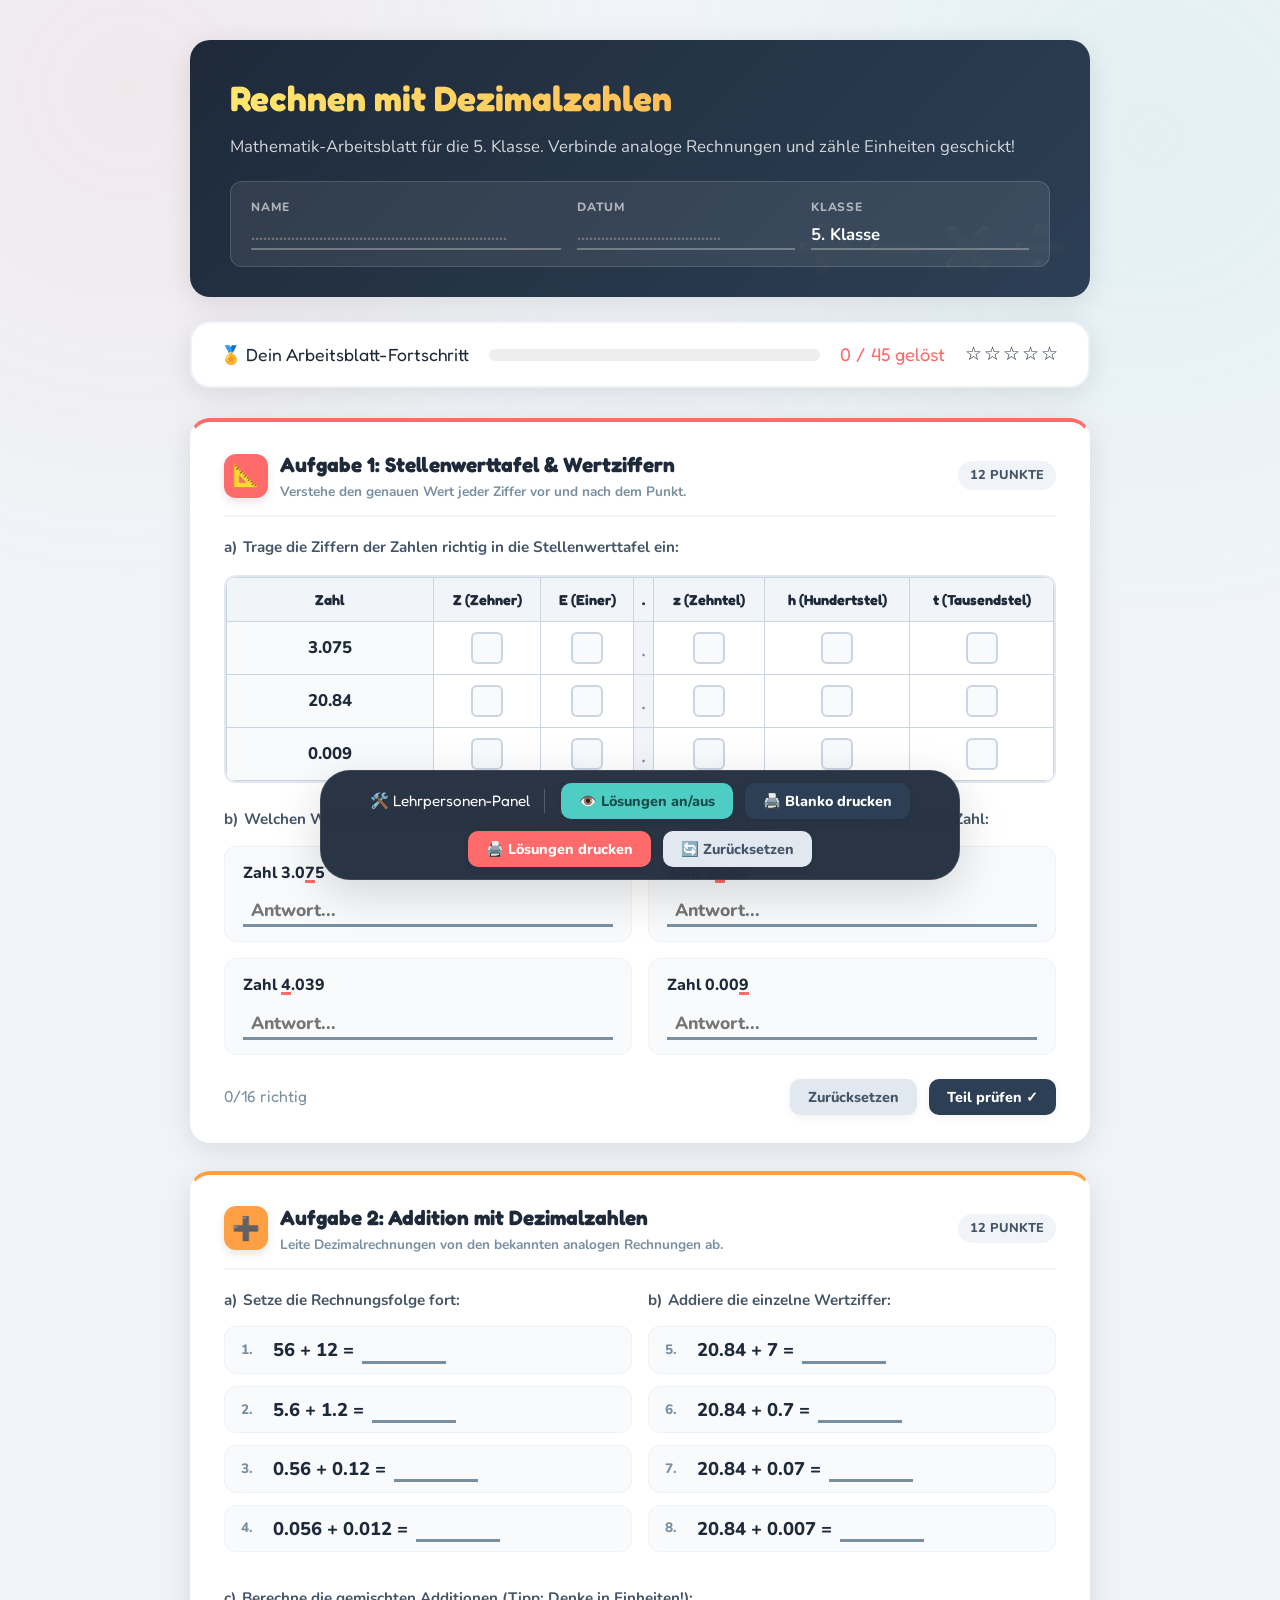
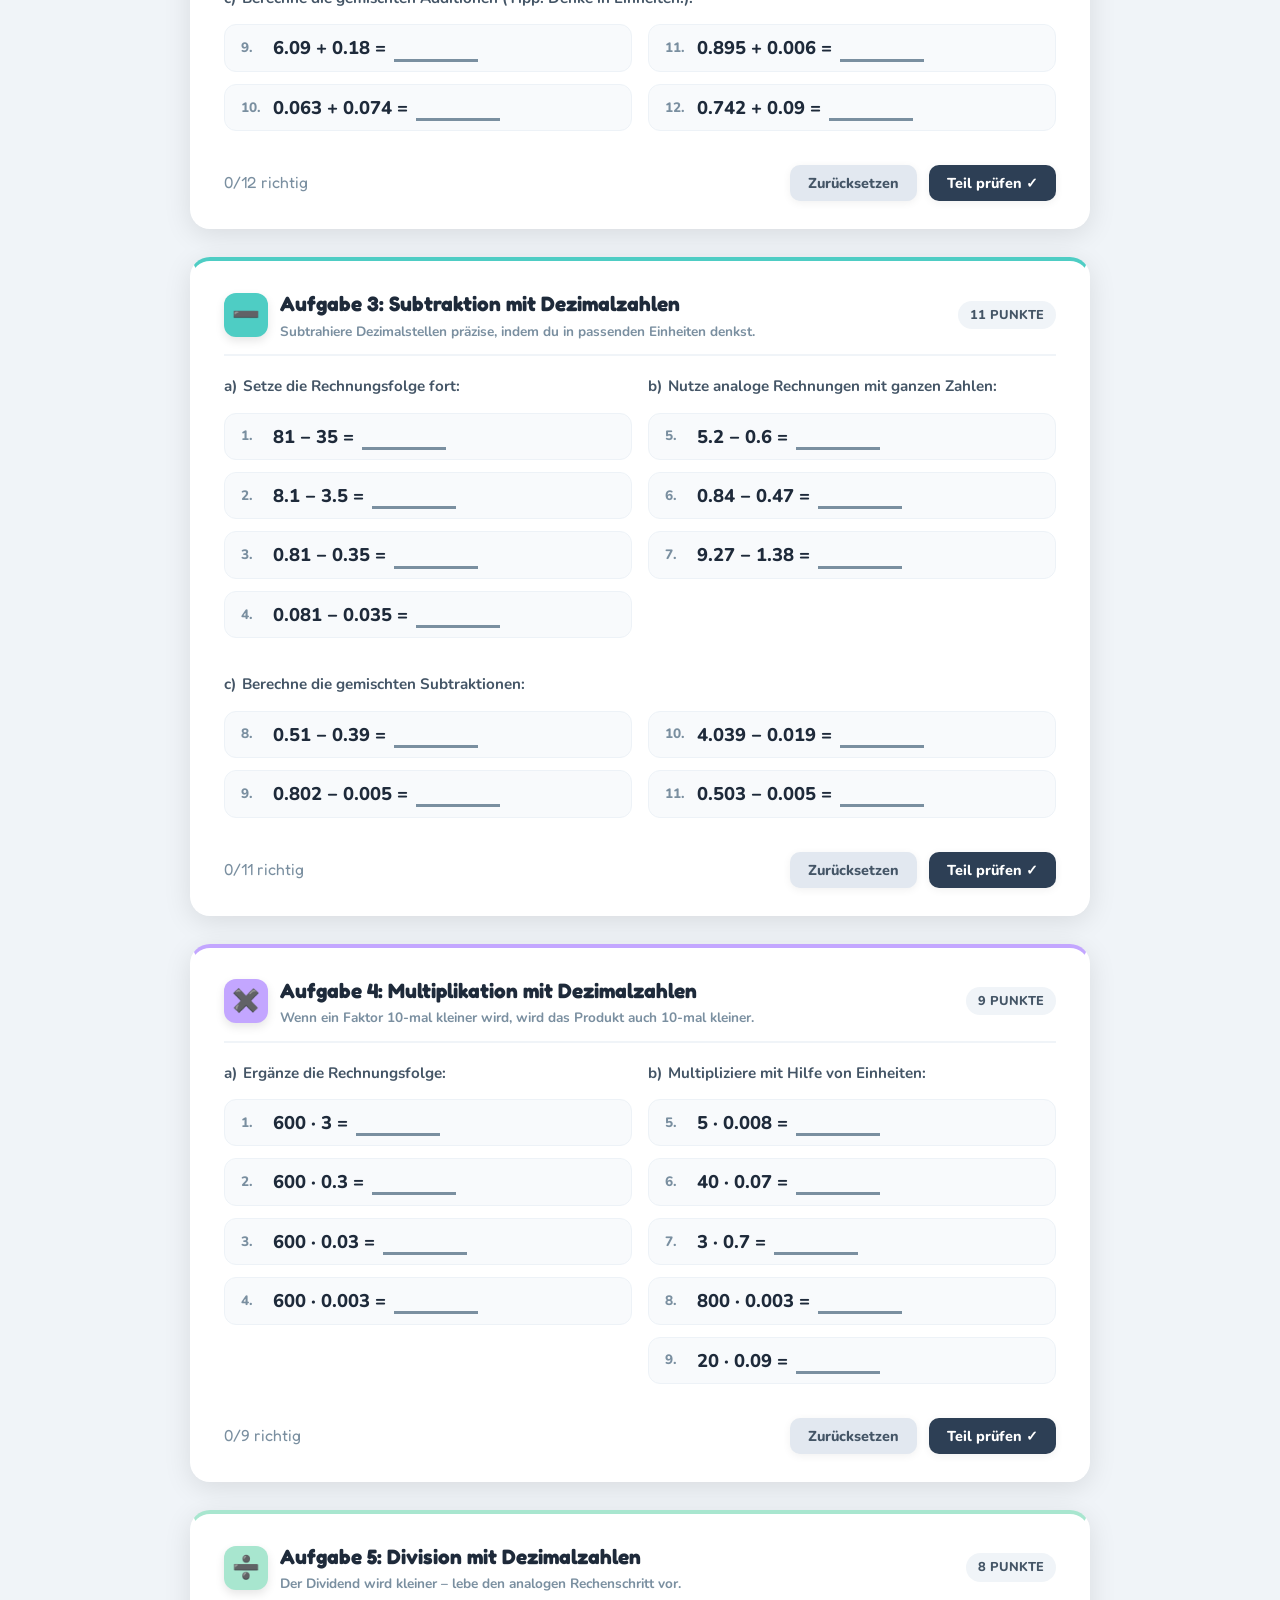
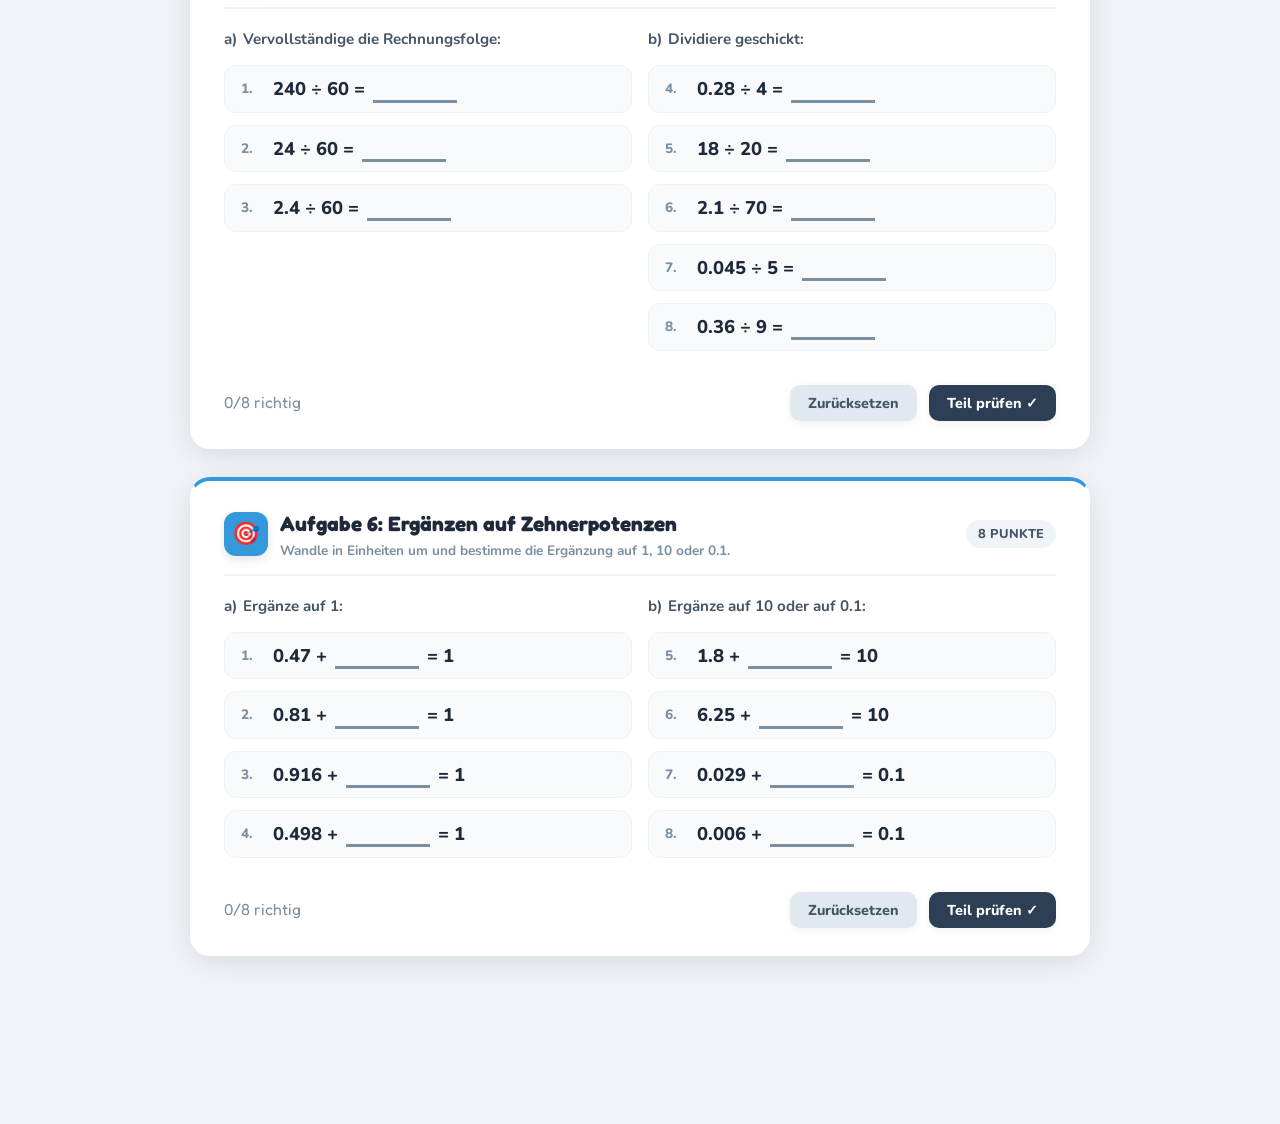
<file: mathematik/AB-Dezimal/dezimal_arbeitsblatt.html>
<!DOCTYPE html>
<html lang="de">
<head>
<meta charset="UTF-8">
<meta name="viewport" content="width=device-width, initial-scale=1.0">
<title>Arbeitsblatt: Rechnen mit Dezimalzahlen – 5. Klasse</title>
<link href="https://fonts.googleapis.com/css2?family=Fredoka+One&family=Nunito:wght@400;600;700;800;900&display=swap" rel="stylesheet">
<style>
/* =========================================
   TOKENS & RESET (Matches dezimal_wissen_v2)
   ========================================= */
*, *::before, *::after {
  box-sizing: border-box;
  margin: 0;
  padding: 0;
}
:root {
  --c1: #FF6B6B; --c1l: #fff0f0; --c1m: #ffd5d5;
  --c2: #4ECDC4; --c2l: #e8faf9; --c2m: #b8f0ec;
  --c3: #FFE66D; --c3l: #fffbe6; --c3m: #fff3b0;
  --c4: #A8E6CF; --c4l: #edfbf4; --c4m: #c8f4e0;
  --c5: #C3A6FF; --c5l: #f3eeff; --c5m: #e0cfff;
  --c6: #FF9F43; --c6l: #fff5e6; --c6m: #ffdba8;
  --dark: #1e2a3a; --mid: #445566; --muted: #7a8fa0;
  --bg: #f0f4f8; --white: #ffffff;
  --rad: 20px; --rad-sm: 12px;
  --shadow: 0 6px 28px rgba(0,0,0,.10);
  --shadow-lg: 0 14px 48px rgba(0,0,0,.15);
  --correct: #27ae60;
  --correct-bg: #eafaf1;
  --wrong: #e74c3c;
  --wrong-bg: #fff0f0;
}
html {
  scroll-behavior: smooth;
}
body {
  font-family: 'Nunito', sans-serif;
  background: var(--bg);
  color: var(--dark);
  line-height: 1.6;
  font-size: 16px;
  padding-bottom: 100px;
}

/* Background blob decorations for screen view */
body::before {
  content: '';
  position: fixed;
  inset: 0;
  background:
    radial-gradient(circle at 10% 10%, rgba(255,107,107,.08) 0, transparent 35%),
    radial-gradient(circle at 90% 15%, rgba(78,205,196,.08) 0, transparent 35%),
    radial-gradient(circle at 50% 85%, rgba(195,166,255,.07) 0, transparent 40%);
  pointer-events: none;
  z-index: 0;
}

/* =========================================
   CONTAINER & LAYOUT
   ========================================= */
.container {
  max-width: 940px;
  margin: 0 auto;
  padding: 40px 20px;
  position: relative;
  z-index: 1;
}

/* =========================================
   HEADER / HERO CARD
   ========================================= */
.header-card {
  background: linear-gradient(135deg, #1e2a3a 0%, #2d3f55 100%);
  border-radius: var(--rad);
  padding: 30px 40px;
  color: white;
  margin-bottom: 24px;
  box-shadow: var(--shadow);
  position: relative;
  overflow: hidden;
}
.header-card::after {
  content: '➕ ➖ ✖️ ➗';
  position: absolute;
  right: 20px;
  bottom: 10px;
  font-size: 3rem;
  opacity: 0.08;
  pointer-events: none;
}
.header-card h1 {
  font-family: 'Fredoka One', cursive;
  font-size: 2.2rem;
  margin-bottom: 8px;
  background: linear-gradient(90deg, var(--c3), var(--c6));
  -webkit-background-clip: text;
  -webkit-text-fill-color: transparent;
  background-clip: text;
}
.header-card p {
  color: rgba(255, 255, 255, 0.8);
  font-size: 1.05rem;
  margin-bottom: 20px;
}

/* School Info Row (Name, Datum, Klasse) */
.student-info {
  display: grid;
  grid-template-columns: 2fr 1fr 1fr;
  gap: 16px;
  background: rgba(255, 255, 255, 0.08);
  padding: 16px 20px;
  border-radius: var(--rad-sm);
  border: 1px solid rgba(255, 255, 255, 0.15);
}
.info-field {
  display: flex;
  flex-direction: column;
  gap: 4px;
}
.info-field label {
  font-size: 0.75rem;
  font-weight: 800;
  text-transform: uppercase;
  letter-spacing: 0.8px;
  color: rgba(255, 255, 255, 0.6);
}
.info-field input {
  background: transparent;
  border: none;
  border-bottom: 2px solid rgba(255, 255, 255, 0.3);
  color: white;
  font-family: 'Nunito', sans-serif;
  font-weight: 700;
  font-size: 1.05rem;
  outline: none;
  padding: 2px 0;
  transition: border-color 0.2s;
}
.info-field input:focus {
  border-color: var(--c2);
}

/* =========================================
   SCORE & PROGRESS HEADER
   ========================================= */
.score-header {
  background: white;
  border-radius: var(--rad);
  box-shadow: var(--shadow);
  padding: 16px 28px;
  margin-bottom: 30px;
  display: flex;
  align-items: center;
  justify-content: space-between;
  gap: 20px;
  flex-wrap: wrap;
  position: sticky;
  top: 10px;
  z-index: 100;
  border: 2px solid #eef2f6;
}
.score-title {
  font-family: 'Fredoka One', cursive;
  font-size: 1.1rem;
  display: flex;
  align-items: center;
  gap: 8px;
}
.progress-bar-wrap {
  flex: 1;
  min-width: 150px;
  height: 12px;
  background: #eee;
  border-radius: 10px;
  overflow: hidden;
}
.progress-bar {
  height: 100%;
  width: 0%;
  background: linear-gradient(90deg, var(--c1), var(--c6), var(--c2));
  border-radius: 10px;
  transition: width 0.5s ease;
}
.score-counter {
  font-family: 'Fredoka One', cursive;
  font-size: 1.15rem;
  color: var(--c1);
}
.score-badge {
  font-size: 1.2rem;
  letter-spacing: 2px;
}

/* =========================================
   TASK CARDS
   ========================================= */
.task-card {
  background: white;
  border-radius: var(--rad);
  box-shadow: var(--shadow);
  padding: 26px 32px;
  margin-bottom: 28px;
  border: 2px solid transparent;
  transition: box-shadow 0.2s, transform 0.2s;
  break-inside: avoid;
}
.task-card:hover {
  box-shadow: var(--shadow-lg);
}
.task-header {
  display: flex;
  align-items: center;
  justify-content: space-between;
  margin-bottom: 18px;
  padding-bottom: 12px;
  border-bottom: 2px solid #f0f4f8;
}
.task-title {
  display: flex;
  align-items: center;
  gap: 12px;
}
.task-icon {
  width: 44px;
  height: 44px;
  border-radius: 12px;
  display: flex;
  align-items: center;
  justify-content: center;
  font-size: 1.4rem;
  color: white;
  box-shadow: 0 4px 10px rgba(0,0,0,0.1);
}
.task-title-text h2 {
  font-family: 'Fredoka One', cursive;
  font-size: 1.3rem;
  color: var(--dark);
}
.task-title-text p {
  font-size: 0.85rem;
  color: var(--muted);
  font-weight: 700;
}
.points-pill {
  background: #f0f4f8;
  color: var(--mid);
  padding: 4px 12px;
  border-radius: 20px;
  font-size: 0.8rem;
  font-weight: 800;
  text-transform: uppercase;
}

/* Icons & Colors per Task Section */
.t-stellenwert .task-icon { background: var(--c1); }
.t-stellenwert { border-top: 4px solid var(--c1); }

.t-addition .task-icon { background: var(--c6); }
.t-addition { border-top: 4px solid var(--c6); }

.t-subtraktion .task-icon { background: var(--c2); }
.t-subtraktion { border-top: 4px solid var(--c2); }

.t-multiplikation .task-icon { background: var(--c5); }
.t-multiplikation { border-top: 4px solid var(--c5); }

.t-division .task-icon { background: var(--c4); }
.t-division { border-top: 4px solid var(--c4); }

.t-ergaenzen .task-icon { background: #3498db; }
.t-ergaenzen { border-top: 4px solid #3498db; }

/* Sub-Task Instruction */
.task-instruction {
  font-size: 0.95rem;
  color: var(--mid);
  font-weight: 700;
  margin-bottom: 14px;
  display: flex;
  align-items: center;
  gap: 6px;
}

/* =========================================
   TASK CONTENT GRIDS & STYLES
   ========================================= */

/* Generic exercise row list */
.exercise-list {
  display: flex;
  flex-direction: column;
  gap: 12px;
  margin-bottom: 24px;
}
.exercise-row {
  display: flex;
  align-items: center;
  gap: 8px;
  font-family: 'Nunito', monospace;
  font-weight: 800;
  font-size: 1.15rem;
  background: #f8fafc;
  padding: 8px 16px;
  border-radius: var(--rad-sm);
  border: 1.5px solid #edf2f7;
  flex-wrap: wrap;
}
.exercise-row span.num {
  color: var(--muted);
  width: 24px;
  font-size: 0.85rem;
  font-family: 'Nunito', sans-serif;
}

/* Inputs styled nicely */
input.fill-in {
  width: 84px;
  text-align: center;
  font-family: 'Nunito', sans-serif;
  font-weight: 800;
  font-size: 1.1rem;
  border: none;
  border-bottom: 3px solid var(--muted);
  background: transparent;
  color: var(--dark);
  outline: none;
  padding: 0 4px;
  transition: all 0.2s;
}
input.fill-in:focus {
  border-color: var(--c6);
  background: rgba(255, 159, 67, 0.05);
}

/* Validated states */
input.fill-in.correct-ans {
  border-color: var(--correct) !important;
  color: var(--correct) !important;
  background: var(--correct-bg) !important;
  border-radius: 4px;
}
input.fill-in.wrong-ans {
  border-color: var(--wrong) !important;
  color: var(--wrong) !important;
  background: var(--wrong-bg) !important;
  border-radius: 4px;
}

/* SECTION 1 SPECIFIC: STELLENWERTTAFEL */
.sw-table-wrap {
  overflow-x: auto;
  margin: 16px 0 24px;
  border-radius: var(--rad-sm);
  border: 2px solid #e2e8f0;
}
.sw-table {
  width: 100%;
  border-collapse: collapse;
  min-width: 500px;
  background: white;
}
.sw-table th, .sw-table td {
  padding: 10px 8px;
  text-align: center;
  border: 1px solid #cbd5e1;
}
.sw-table th {
  background: #f1f5f9;
  font-family: 'Fredoka One', cursive;
  font-size: 0.9rem;
  color: var(--dark);
}
.sw-table td.num-col {
  font-weight: 800;
  background: #f8fafc;
  font-family: 'Nunito', monospace;
  font-size: 1.05rem;
  width: 25%;
}
.sw-table td.comma {
  font-family: 'Fredoka One', cursive;
  font-size: 1.5rem;
  color: var(--muted);
  background: #f1f5f9;
  width: 20px;
  padding: 0;
}
.sw-table input.sw-input {
  width: 32px;
  height: 32px;
  text-align: center;
  font-family: 'Fredoka One', cursive;
  font-size: 1.2rem;
  border: 2px solid #cbd5e1;
  border-radius: 6px;
  outline: none;
  background: #f8fafc;
  transition: all 0.15s;
}
.sw-table input.sw-input:focus {
  border-color: var(--c1);
  background: #fff;
}
.sw-table input.sw-input.correct-ans {
  border-color: var(--correct) !important;
  color: var(--correct) !important;
  background: var(--correct-bg) !important;
}
.sw-table input.sw-input.wrong-ans {
  border-color: var(--wrong) !important;
  color: var(--wrong) !important;
  background: var(--wrong-bg) !important;
}

/* SECTION 1 SPECIFIC: TEXT TASKS */
.text-tasks {
  display: grid;
  grid-template-columns: 1fr 1fr;
  gap: 16px;
  margin-bottom: 24px;
}
@media (max-width: 600px) {
  .text-tasks { grid-template-columns: 1fr; }
}
.text-task-card {
  background: #f8fafc;
  border: 1.5px solid #edf2f7;
  border-radius: var(--rad-sm);
  padding: 14px 18px;
}
.text-task-card p {
  font-weight: 800;
  font-size: 1rem;
  margin-bottom: 10px;
}
.text-task-card p u {
  text-decoration: underline;
  text-decoration-color: var(--c1);
  text-decoration-thickness: 3px;
}
.text-task-card input.fill-in {
  width: 100%;
  text-align: left;
  padding: 2px 8px;
}

/* =========================================
   GRID LAYOUTS FOR MATH SECTIONS
   ========================================= */
.math-grid {
  display: grid;
  grid-template-columns: 1fr 1fr;
  gap: 16px;
}
@media (max-width: 768px) {
  .math-grid { grid-template-columns: 1fr; }
}

/* Card action buttons */
.card-actions {
  display: flex;
  justify-content: flex-end;
  gap: 12px;
  margin-top: 10px;
}
.btn {
  border: none;
  font-family: 'Nunito', sans-serif;
  font-weight: 800;
  font-size: 0.9rem;
  padding: 8px 18px;
  border-radius: 10px;
  cursor: pointer;
  transition: all 0.15s;
  display: flex;
  align-items: center;
  gap: 6px;
  box-shadow: 0 2px 8px rgba(0,0,0,0.06);
}
.btn:active {
  transform: scale(0.97);
}
.btn-primary {
  background: #2d3f55;
  color: white;
}
.btn-primary:hover {
  background: var(--dark);
}
.btn-accent {
  background: var(--correct);
  color: white;
}
.btn-accent:hover {
  background: #1e8449;
}
.btn-secondary {
  background: #e2e8f0;
  color: var(--mid);
}
.btn-secondary:hover {
  background: #cbd5e1;
}

.section-score {
  margin-right: auto;
  font-family: 'Fredoka One', cursive;
  font-size: 1rem;
  align-self: center;
  color: var(--muted);
}
.section-score.all-ok {
  color: var(--correct);
}

/* =========================================
   FLOATING TEACHER CONTROL PANEL (Screen Only)
   ========================================= */
.teacher-panel {
  position: fixed;
  bottom: 20px;
  left: 50%;
  transform: translateX(-50%);
  background: rgba(30, 42, 58, 0.95);
  backdrop-filter: blur(10px);
  padding: 12px 24px;
  border-radius: 30px;
  box-shadow: var(--shadow-lg);
  display: flex;
  gap: 12px;
  z-index: 999;
  border: 1px solid rgba(255,255,255,0.1);
  align-items: center;
  max-width: 90%;
  flex-wrap: wrap;
  justify-content: center;
}
.teacher-panel-title {
  color: white;
  font-family: 'Fredoka One', cursive;
  font-size: 0.95rem;
  border-right: 1.5px solid rgba(255, 255, 255, 0.2);
  padding-right: 14px;
  margin-right: 4px;
  white-space: nowrap;
}
.btn-teacher-primary {
  background: var(--c1);
  color: white;
}
.btn-teacher-primary:hover {
  background: #e74c3c;
}
.btn-teacher-secondary {
  background: var(--c2);
  color: #1a4d49;
}
.btn-teacher-secondary:hover {
  background: #39b5ad;
}

/* Watermark banner for solutions */
.solutions-watermark {
  display: none;
  background: var(--wrong);
  color: white;
  text-align: center;
  font-family: 'Fredoka One', cursive;
  font-size: 1.2rem;
  padding: 10px;
  border-radius: var(--rad-sm);
  margin-bottom: 20px;
  text-transform: uppercase;
  letter-spacing: 1px;
}
body.show-solutions-mode .solutions-watermark {
  display: block;
}

/* =========================================
   PRINT ENGINE (Optimized for A4)
   ========================================= */
@media print {
  /* Reset and setup page */
  @page {
    size: A4;
    margin: 15mm 15mm 15mm 15mm;
  }
  body {
    background: white !important;
    color: black !important;
    font-size: 11pt !important;
    padding-bottom: 0 !important;
  }
  body::before {
    display: none !important;
  }
  .container {
    padding: 0 !important;
    max-width: 100% !important;
    margin: 0 !important;
  }
  
  /* Hide UI elements */
  .score-header, .teacher-panel, .card-actions, .points-pill, .btn {
    display: none !important;
  }
  
  /* Printable Header Card styling */
  .header-card {
    background: transparent !important;
    border: 2px solid #333 !important;
    border-radius: var(--rad-sm) !important;
    padding: 20px !important;
    color: black !important;
    box-shadow: none !important;
    margin-bottom: 20px !important;
  }
  .header-card h1 {
    -webkit-text-fill-color: black !important;
    color: black !important;
    font-size: 20pt !important;
    margin-bottom: 4px !important;
  }
  .header-card p {
    color: #444 !important;
    font-size: 10pt !important;
    margin-bottom: 12px !important;
  }
  
  /* Printable Student Info */
  .student-info {
    background: transparent !important;
    border: 1px solid #777 !important;
    padding: 8px 12px !important;
    grid-template-columns: 2fr 1fr 1fr !important;
    color: black !important;
  }
  .info-field label {
    color: #444 !important;
    font-size: 7pt !important;
  }
  .info-field input {
    color: black !important;
    border-bottom: 1px solid black !important;
    font-size: 10pt !important;
  }

  /* Task Cards formatting */
  .task-card {
    box-shadow: none !important;
    border: 1px solid #aaa !important;
    border-radius: var(--rad-sm) !important;
    padding: 16px 20px !important;
    margin-bottom: 18px !important;
    background: transparent !important;
    border-top: 3px solid #333 !important; /* simple solid header border */
    page-break-inside: avoid !important;
  }
  .task-header {
    margin-bottom: 10px !important;
    padding-bottom: 6px !important;
    border-bottom: 1px solid #cbd5e1 !important;
  }
  .task-title-text h2 {
    font-size: 13pt !important;
    color: black !important;
  }
  .task-title-text p {
    font-size: 8pt !important;
    color: #555 !important;
  }
  .task-icon {
    display: none !important; /* Hide circular color icon in print */
  }
  
  /* Grids and rows */
  .exercise-row {
    background: transparent !important;
    border: none !important;
    border-bottom: 1px solid #e2e8f0 !important;
    padding: 4px 6px !important;
    font-size: 11pt !important;
    border-radius: 0 !important;
  }
  
  /* Input elements print rendering */
  input.fill-in {
    border: none !important;
    border-bottom: 1.5px dashed #444 !important;
    background: transparent !important;
    box-shadow: none !important;
    color: transparent !important; /* Hide typed screen text for clean print out */
    border-radius: 0 !important;
  }
  .sw-table input.sw-input {
    border: 1px solid #777 !important;
    background: transparent !important;
    color: transparent !important;
    border-radius: 0 !important;
  }
  
  /* If showing solutions mode while printing */
  body.print-solutions-active input.fill-in,
  body.show-solutions-mode input.fill-in {
    color: #d32f2f !important; /* Bold correcting-pen red for solution sheet */
    -webkit-print-color-adjust: exact;
    print-color-adjust: exact;
    font-weight: bold !important;
    border-bottom: 1.5px solid #d32f2f !important;
  }
  body.print-solutions-active .sw-table input.sw-input,
  body.show-solutions-mode .sw-table input.sw-input {
    color: #d32f2f !important;
    -webkit-print-color-adjust: exact;
    print-color-adjust: exact;
    font-weight: bold !important;
    border: 1.5px solid #d32f2f !important;
    background: #ffebee !important;
  }
  
  /* Watermark in print solutions */
  body.print-solutions-active .solutions-watermark {
    display: block !important;
    background: #d32f2f !important;
    color: white !important;
    -webkit-print-color-adjust: exact;
    print-color-adjust: exact;
    border: none !important;
  }
  
  /* Force clean page breaks */
  .page-break {
    page-break-before: always !important;
  }
}
</style>
</head>
<body>

<div class="container">

  <!-- Solutions Sheet Watermark Banner -->
  <div class="solutions-watermark" id="watermark">
    🏆 LÖSUNGSBLATT – RECHNEN MIT DEZIMALZAHLEN (5. KLASSE) 🏆
  </div>

  <!-- HEADER / HERO CARD -->
  <header class="header-card">
    <h1>Rechnen mit Dezimalzahlen</h1>
    <p>Mathematik-Arbeitsblatt für die 5. Klasse. Verbinde analoge Rechnungen und zähle Einheiten geschickt!</p>
    
    <!-- Student Details -->
    <div class="student-info">
      <div class="info-field">
        <label for="student-name">Name</label>
        <input type="text" id="student-name" placeholder="................................................................">
      </div>
      <div class="info-field">
        <label for="student-date">Datum</label>
        <input type="text" id="student-date" placeholder="....................................">
      </div>
      <div class="info-field">
        <label for="student-class">Klasse</label>
        <input type="text" id="student-class" placeholder="...................................." value="5. Klasse">
      </div>
    </div>
  </header>

  <!-- STICKY SCORECARD HEADER -->
  <div class="score-header" id="scorecard">
    <div class="score-title">🏅 Dein Arbeitsblatt-Fortschritt</div>
    <div class="progress-bar-wrap">
      <div class="progress-bar" id="overall-bar"></div>
    </div>
    <div class="score-counter"><span id="overall-solved">0</span> / 45 gelöst</div>
    <div class="score-badge" id="overall-stars">☆☆☆☆☆</div>
  </div>

  <!-- ==================================================
       TASK 1: STELLENWERT ERKENNEN
       ================================================== -->
  <section class="task-card t-stellenwert" id="task-1">
    <div class="task-header">
      <div class="task-title">
        <div class="task-icon">📐</div>
        <div class="task-title-text">
          <h2>Aufgabe 1: Stellenwerttafel &amp; Wertziffern</h2>
          <p>Verstehe den genauen Wert jeder Ziffer vor und nach dem Punkt.</p>
        </div>
      </div>
      <div class="points-pill">12 Punkte</div>
    </div>

    <!-- 1a) Tafel eintragen -->
    <div class="task-instruction">
      <span>a)</span> Trage die Ziffern der Zahlen richtig in die Stellenwerttafel ein:
    </div>

    <div class="sw-table-wrap">
      <table class="sw-table">
        <thead>
          <tr>
            <th>Zahl</th>
            <th>Z (Zehner)</th>
            <th>E (Einer)</th>
            <th class="comma">.</th>
            <th>z (Zehntel)</th>
            <th>h (Hundertstel)</th>
            <th>t (Tausendstel)</th>
          </tr>
        </thead>
        <tbody>
          <!-- 3.075 -->
          <tr>
            <td class="num-col">3.075</td>
            <td><input type="text" class="sw-input" maxlength="1" data-ans="" id="sw-1-z"></td>
            <td><input type="text" class="sw-input" maxlength="1" data-ans="3" id="sw-1-e"></td>
            <td class="comma">.</td>
            <td><input type="text" class="sw-input" maxlength="1" data-ans="0" id="sw-1-zh"></td>
            <td><input type="text" class="sw-input" maxlength="1" data-ans="7" id="sw-1-h"></td>
            <td><input type="text" class="sw-input" maxlength="1" data-ans="5" id="sw-1-t"></td>
          </tr>
          <!-- 20.84 -->
          <tr>
            <td class="num-col">20.84</td>
            <td><input type="text" class="sw-input" maxlength="1" data-ans="2" id="sw-2-z"></td>
            <td><input type="text" class="sw-input" maxlength="1" data-ans="0" id="sw-2-e"></td>
            <td class="comma">.</td>
            <td><input type="text" class="sw-input" maxlength="1" data-ans="8" id="sw-2-zh"></td>
            <td><input type="text" class="sw-input" maxlength="1" data-ans="4" id="sw-2-h"></td>
            <td><input type="text" class="sw-input" maxlength="1" data-ans="" id="sw-2-t"></td>
          </tr>
          <!-- 0.009 -->
          <tr>
            <td class="num-col">0.009</td>
            <td><input type="text" class="sw-input" maxlength="1" data-ans="" id="sw-3-z"></td>
            <td><input type="text" class="sw-input" maxlength="1" data-ans="0" id="sw-3-e"></td>
            <td class="comma">.</td>
            <td><input type="text" class="sw-input" maxlength="1" data-ans="0" id="sw-3-zh"></td>
            <td><input type="text" class="sw-input" maxlength="1" data-ans="0" id="sw-3-h"></td>
            <td><input type="text" class="sw-input" maxlength="1" data-ans="9" id="sw-3-t"></td>
          </tr>
        </tbody>
      </table>
    </div>

    <!-- 1b) Wert bestimmen -->
    <div class="task-instruction">
      <span>b)</span> Welchen Wert hat die unterstrichene Ziffer? Schreibe als Wort (z.B. Zehntel, Hundertstel ...) oder als Zahl:
    </div>

    <div class="text-tasks">
      <div class="text-task-card">
        <p>Zahl 3.0<u>7</u>5</p>
        <input type="text" class="fill-in" style="width: 100%" placeholder="Antwort..." data-ans="Hundertstel" data-alt-ans="7 Hundertstel|0.07|0,07" id="val-1-1">
      </div>
      <div class="text-task-card">
        <p>Zahl 2<u>0</u>.84</p>
        <input type="text" class="fill-in" style="width: 100%" placeholder="Antwort..." data-ans="Einer" data-alt-ans="0 Einer|0" id="val-1-2">
      </div>
      <div class="text-task-card">
        <p>Zahl <u>4</u>.039</p>
        <input type="text" class="fill-in" style="width: 100%" placeholder="Antwort..." data-ans="Einer" data-alt-ans="4 Einer|4" id="val-1-3">
      </div>
      <div class="text-task-card">
        <p>Zahl 0.00<u>9</u></p>
        <input type="text" class="fill-in" style="width: 100%" placeholder="Antwort..." data-ans="Tausendstel" data-alt-ans="9 Tausendstel|0.009|0,009" id="val-1-4">
      </div>
    </div>

    <div class="card-actions">
      <span class="section-score" id="score-s1">0/12 gelöst</span>
      <button class="btn btn-secondary" onclick="resetSection('task-1')">Zurücksetzen</button>
      <button class="btn btn-primary" onclick="checkSection('task-1')">Teil prüfen ✓</button>
    </div>
  </section>

  <!-- ==================================================
       TASK 2: ADDITION
       ================================================== -->
  <section class="task-card t-addition" id="task-2">
    <div class="task-header">
      <div class="task-title">
        <div class="task-icon">➕</div>
        <div class="task-title-text">
          <h2>Aufgabe 2: Addition mit Dezimalzahlen</h2>
          <p>Leite Dezimalrechnungen von den bekannten analogen Rechnungen ab.</p>
        </div>
      </div>
      <div class="points-pill">12 Punkte</div>
    </div>

    <div class="math-grid">
      <!-- 2a) Rechnungsfolge -->
      <div>
        <div class="task-instruction">
          <span>a)</span> Setze die Rechnungsfolge fort:
        </div>
        <div class="exercise-list">
          <div class="exercise-row"><span class="num">1.</span> 56 + 12 = <input type="text" class="fill-in" data-ans="68" id="add-seq-1"></div>
          <div class="exercise-row"><span class="num">2.</span> 5.6 + 1.2 = <input type="text" class="fill-in" data-ans="6.8" id="add-seq-2"></div>
          <div class="exercise-row"><span class="num">3.</span> 0.56 + 0.12 = <input type="text" class="fill-in" data-ans="0.68" id="add-seq-3"></div>
          <div class="exercise-row"><span class="num">4.</span> 0.056 + 0.012 = <input type="text" class="fill-in" data-ans="0.068" id="add-seq-4"></div>
        </div>
      </div>

      <!-- 2b) Wertziffern -->
      <div>
        <div class="task-instruction">
          <span>b)</span> Addiere die einzelne Wertziffer:
        </div>
        <div class="exercise-list">
          <div class="exercise-row"><span class="num">5.</span> 20.84 + 7 = <input type="text" class="fill-in" data-ans="27.84" id="add-val-1"></div>
          <div class="exercise-row"><span class="num">6.</span> 20.84 + 0.7 = <input type="text" class="fill-in" data-ans="21.54" id="add-val-2"></div>
          <div class="exercise-row"><span class="num">7.</span> 20.84 + 0.07 = <input type="text" class="fill-in" data-ans="20.91" id="add-val-3"></div>
          <div class="exercise-row"><span class="num">8.</span> 20.84 + 0.007 = <input type="text" class="fill-in" data-ans="20.847" id="add-val-4"></div>
        </div>
      </div>
    </div>

    <!-- 2c) Mischaufgaben -->
    <div class="task-instruction" style="margin-top: 10px;">
      <span>c)</span> Berechne die gemischten Additionen (Tipp: Denke in Einheiten!):
    </div>
    <div class="math-grid">
      <div class="exercise-list">
        <div class="exercise-row"><span class="num">9.</span> 6.09 + 0.18 = <input type="text" class="fill-in" data-ans="6.27" id="add-mix-1"></div>
        <div class="exercise-row"><span class="num">10.</span> 0.063 + 0.074 = <input type="text" class="fill-in" data-ans="0.137" id="add-mix-2"></div>
      </div>
      <div class="exercise-list">
        <div class="exercise-row"><span class="num">11.</span> 0.895 + 0.006 = <input type="text" class="fill-in" data-ans="0.901" id="add-mix-3"></div>
        <div class="exercise-row"><span class="num">12.</span> 0.742 + 0.09 = <input type="text" class="fill-in" data-ans="0.832" id="add-mix-4"></div>
      </div>
    </div>

    <div class="card-actions">
      <span class="section-score" id="score-s2">0/12 gelöst</span>
      <button class="btn btn-secondary" onclick="resetSection('task-2')">Zurücksetzen</button>
      <button class="btn btn-primary" onclick="checkSection('task-2')">Teil prüfen ✓</button>
    </div>
  </section>

  <!-- ==================================================
       TASK 3: SUBTRAKTION
       ================================================== -->
  <section class="task-card t-subtraktion" id="task-3">
    <div class="task-header">
      <div class="task-title">
        <div class="task-icon">➖</div>
        <div class="task-title-text">
          <h2>Aufgabe 3: Subtraktion mit Dezimalzahlen</h2>
          <p>Subtrahiere Dezimalstellen präzise, indem du in passenden Einheiten denkst.</p>
        </div>
      </div>
      <div class="points-pill">11 Punkte</div>
    </div>

    <div class="math-grid">
      <!-- 3a) Rechnungsfolge -->
      <div>
        <div class="task-instruction">
          <span>a)</span> Setze die Rechnungsfolge fort:
        </div>
        <div class="exercise-list">
          <div class="exercise-row"><span class="num">1.</span> 81 − 35 = <input type="text" class="fill-in" data-ans="46" id="sub-seq-1"></div>
          <div class="exercise-row"><span class="num">2.</span> 8.1 − 3.5 = <input type="text" class="fill-in" data-ans="4.6" id="sub-seq-2"></div>
          <div class="exercise-row"><span class="num">3.</span> 0.81 − 0.35 = <input type="text" class="fill-in" data-ans="0.46" id="sub-seq-3"></div>
          <div class="exercise-row"><span class="num">4.</span> 0.081 − 0.035 = <input type="text" class="fill-in" data-ans="0.046" id="sub-seq-4"></div>
        </div>
      </div>

      <!-- 3b) Ableitungen -->
      <div>
        <div class="task-instruction">
          <span>b)</span> Nutze analoge Rechnungen mit ganzen Zahlen:
        </div>
        <div class="exercise-list">
          <div class="exercise-row"><span class="num">5.</span> 5.2 − 0.6 = <input type="text" class="fill-in" data-ans="4.6" id="sub-val-1"></div>
          <div class="exercise-row"><span class="num">6.</span> 0.84 − 0.47 = <input type="text" class="fill-in" data-ans="0.37" id="sub-val-2"></div>
          <div class="exercise-row"><span class="num">7.</span> 9.27 − 1.38 = <input type="text" class="fill-in" data-ans="7.89" id="sub-val-3"></div>
        </div>
      </div>
    </div>

    <!-- 3c) Mischaufgaben -->
    <div class="task-instruction" style="margin-top: 10px;">
      <span>c)</span> Berechne die gemischten Subtraktionen:
    </div>
    <div class="math-grid">
      <div class="exercise-list">
        <div class="exercise-row"><span class="num">8.</span> 0.51 − 0.39 = <input type="text" class="fill-in" data-ans="0.12" id="sub-mix-1"></div>
        <div class="exercise-row"><span class="num">9.</span> 0.802 − 0.005 = <input type="text" class="fill-in" data-ans="0.797" id="sub-mix-2"></div>
      </div>
      <div class="exercise-list">
        <div class="exercise-row"><span class="num">10.</span> 4.039 − 0.019 = <input type="text" class="fill-in" data-ans="4.02" id="sub-mix-3"></div>
        <div class="exercise-row"><span class="num">11.</span> 0.503 − 0.005 = <input type="text" class="fill-in" data-ans="0.498" id="sub-mix-4"></div>
      </div>
    </div>

    <div class="card-actions">
      <span class="section-score" id="score-s3">0/11 gelöst</span>
      <button class="btn btn-secondary" onclick="resetSection('task-3')">Zurücksetzen</button>
      <button class="btn btn-primary" onclick="checkSection('task-3')">Teil prüfen ✓</button>
    </div>
  </section>

  <!-- PAGE BREAK FOR CLEAN PRINTING ON PAGE 2 -->
  <div class="page-break"></div>

  <!-- ==================================================
       TASK 4: MULTIPLIKATION
       ================================================== -->
  <section class="task-card t-multiplikation" id="task-4">
    <div class="task-header">
      <div class="task-title">
        <div class="task-icon">✖️</div>
        <div class="task-title-text">
          <h2>Aufgabe 4: Multiplikation mit Dezimalzahlen</h2>
          <p>Wenn ein Faktor 10-mal kleiner wird, wird das Produkt auch 10-mal kleiner.</p>
        </div>
      </div>
      <div class="points-pill">9 Punkte</div>
    </div>

    <div class="math-grid">
      <!-- 4a) Rechnungsfolge -->
      <div>
        <div class="task-instruction">
          <span>a)</span> Ergänze die Rechnungsfolge:
        </div>
        <div class="exercise-list">
          <div class="exercise-row"><span class="num">1.</span> 600 · 3 = <input type="text" class="fill-in" data-ans="1800" id="mult-seq-1"></div>
          <div class="exercise-row"><span class="num">2.</span> 600 · 0.3 = <input type="text" class="fill-in" data-ans="180" id="mult-seq-2"></div>
          <div class="exercise-row"><span class="num">3.</span> 600 · 0.03 = <input type="text" class="fill-in" data-ans="18" id="mult-seq-3"></div>
          <div class="exercise-row"><span class="num">4.</span> 600 · 0.003 = <input type="text" class="fill-in" data-ans="1.8" id="mult-seq-4"></div>
        </div>
      </div>

      <!-- 4b) Einzelrechnungen -->
      <div>
        <div class="task-instruction">
          <span>b)</span> Multipliziere mit Hilfe von Einheiten:
        </div>
        <div class="exercise-list">
          <div class="exercise-row"><span class="num">5.</span> 5 · 0.008 = <input type="text" class="fill-in" data-ans="0.04" id="mult-val-1"></div>
          <div class="exercise-row"><span class="num">6.</span> 40 · 0.07 = <input type="text" class="fill-in" data-ans="2.8" id="mult-val-2"></div>
          <div class="exercise-row"><span class="num">7.</span> 3 · 0.7 = <input type="text" class="fill-in" data-ans="2.1" id="mult-val-3"></div>
          <div class="exercise-row"><span class="num">8.</span> 800 · 0.003 = <input type="text" class="fill-in" data-ans="2.4" id="mult-val-4"></div>
          <div class="exercise-row"><span class="num">9.</span> 20 · 0.09 = <input type="text" class="fill-in" data-ans="1.8" id="mult-val-5"></div>
        </div>
      </div>
    </div>

    <div class="card-actions">
      <span class="section-score" id="score-s4">0/9 gelöst</span>
      <button class="btn btn-secondary" onclick="resetSection('task-4')">Zurücksetzen</button>
      <button class="btn btn-primary" onclick="checkSection('task-4')">Teil prüfen ✓</button>
    </div>
  </section>

  <!-- ==================================================
       TASK 5: DIVISION
       ================================================== -->
  <section class="task-card t-division" id="task-5">
    <div class="task-header">
      <div class="task-title">
        <div class="task-icon">➗</div>
        <div class="task-title-text">
          <h2>Aufgabe 5: Division mit Dezimalzahlen</h2>
          <p>Der Dividend wird kleiner – lebe den analogen Rechenschritt vor.</p>
        </div>
      </div>
      <div class="points-pill">8 Punkte</div>
    </div>

    <div class="math-grid">
      <!-- 5a) Rechnungsfolge -->
      <div>
        <div class="task-instruction">
          <span>a)</span> Vervollständige die Rechnungsfolge:
        </div>
        <div class="exercise-list">
          <div class="exercise-row"><span class="num">1.</span> 240 ÷ 60 = <input type="text" class="fill-in" data-ans="4" id="div-seq-1"></div>
          <div class="exercise-row"><span class="num">2.</span> 24 ÷ 60 = <input type="text" class="fill-in" data-ans="0.4" id="div-seq-2"></div>
          <div class="exercise-row"><span class="num">3.</span> 2.4 ÷ 60 = <input type="text" class="fill-in" data-ans="0.04" id="div-seq-3"></div>
        </div>
      </div>

      <!-- 5b) Divisionen -->
      <div>
        <div class="task-instruction">
          <span>b)</span> Dividiere geschickt:
        </div>
        <div class="exercise-list">
          <div class="exercise-row"><span class="num">4.</span> 0.28 ÷ 4 = <input type="text" class="fill-in" data-ans="0.07" id="div-val-1"></div>
          <div class="exercise-row"><span class="num">5.</span> 18 ÷ 20 = <input type="text" class="fill-in" data-ans="0.9" id="div-val-2"></div>
          <div class="exercise-row"><span class="num">6.</span> 2.1 ÷ 70 = <input type="text" class="fill-in" data-ans="0.03" id="div-val-3"></div>
          <div class="exercise-row"><span class="num">7.</span> 0.045 ÷ 5 = <input type="text" class="fill-in" data-ans="0.009" id="div-val-4"></div>
          <div class="exercise-row"><span class="num">8.</span> 0.36 ÷ 9 = <input type="text" class="fill-in" data-ans="0.04" id="div-val-5"></div>
        </div>
      </div>
    </div>

    <div class="card-actions">
      <span class="section-score" id="score-s5">0/8 gelöst</span>
      <button class="btn btn-secondary" onclick="resetSection('task-5')">Zurücksetzen</button>
      <button class="btn btn-primary" onclick="checkSection('task-5')">Teil prüfen ✓</button>
    </div>
  </section>

  <!-- ==================================================
       TASK 6: ERGÄNZEN
       ================================================== -->
  <section class="task-card t-ergaenzen" id="task-6">
    <div class="task-header">
      <div class="task-title">
        <div class="task-icon">🎯</div>
        <div class="task-title-text">
          <h2>Aufgabe 6: Ergänzen auf Zehnerpotenzen</h2>
          <p>Wandle in Einheiten um und bestimme die Ergänzung auf 1, 10 oder 0.1.</p>
        </div>
      </div>
      <div class="points-pill">8 Punkte</div>
    </div>

    <div class="math-grid">
      <!-- 6a) Auf 1 ergänzen -->
      <div>
        <div class="task-instruction">
          <span>a)</span> Ergänze auf 1:
        </div>
        <div class="exercise-list">
          <div class="exercise-row"><span class="num">1.</span> 0.47 + <input type="text" class="fill-in" data-ans="0.53" id="erg-1-1"> = 1</div>
          <div class="exercise-row"><span class="num">2.</span> 0.81 + <input type="text" class="fill-in" data-ans="0.19" id="erg-1-2"> = 1</div>
          <div class="exercise-row"><span class="num">3.</span> 0.916 + <input type="text" class="fill-in" data-ans="0.084" id="erg-1-3"> = 1</div>
          <div class="exercise-row"><span class="num">4.</span> 0.498 + <input type="text" class="fill-in" data-ans="0.502" id="erg-1-4"> = 1</div>
        </div>
      </div>

      <!-- 6b) Auf 10 & 0.1 ergänzen -->
      <div>
        <div class="task-instruction">
          <span>b)</span> Ergänze auf 10 oder auf 0.1:
        </div>
        <div class="exercise-list">
          <div class="exercise-row"><span class="num">5.</span> 1.8 + <input type="text" class="fill-in" data-ans="8.2" id="erg-10-1"> = 10</div>
          <div class="exercise-row"><span class="num">6.</span> 6.25 + <input type="text" class="fill-in" data-ans="3.75" id="erg-10-2"> = 10</div>
          <div class="exercise-row"><span class="num">7.</span> 0.029 + <input type="text" class="fill-in" data-ans="0.071" id="erg-01-1"> = 0.1</div>
          <div class="exercise-row"><span class="num">8.</span> 0.006 + <input type="text" class="fill-in" data-ans="0.094" id="erg-01-2"> = 0.1</div>
        </div>
      </div>
    </div>

    <div class="card-actions">
      <span class="section-score" id="score-s6">0/8 gelöst</span>
      <button class="btn btn-secondary" onclick="resetSection('task-6')">Zurücksetzen</button>
      <button class="btn btn-primary" onclick="checkSection('task-6')">Teil prüfen ✓</button>
    </div>
  </section>

</div><!-- /container -->

<!-- ==================================================
     FLOATING TEACHER CONTROL PANEL (Screen Only)
     ================================================== -->
<div class="teacher-panel">
  <div class="teacher-panel-title">🛠️ Lehrpersonen-Panel</div>
  
  <button class="btn btn-teacher-secondary" onclick="toggleSolutionsOnScreen()">
    👁️ Lösungen an/aus
  </button>
  
  <button class="btn btn-primary" onclick="printBlankWorksheet()">
    🖨️ Blanko drucken
  </button>
  
  <button class="btn btn-teacher-primary" onclick="printSolutionsWorksheet()">
    🖨️ Lösungen drucken
  </button>

  <button class="btn btn-secondary" onclick="resetAllWorksheet()">
    🔄 Zurücksetzen
  </button>
</div>

<script>
// ==================================================
// SAFE STORAGE HELPER FUNCTIONS (Prevents file:// SecurityErrors)
// ==================================================
function safeGetItem(key) {
  try {
    return localStorage.getItem(key);
  } catch (e) {
    console.warn("Storage access denied:", e);
    return null;
  }
}

function safeSetItem(key, value) {
  try {
    localStorage.setItem(key, value);
  } catch (e) {
    console.warn("Storage write denied:", e);
  }
}

function safeRemoveItem(key) {
  try {
    localStorage.removeItem(key);
  } catch (e) {
    console.warn("Storage delete denied:", e);
  }
}

function safeClear() {
  try {
    localStorage.clear();
  } catch (e) {
    console.warn("Storage clear denied:", e);
  }
}

// ==================================================
// INPUT CHECKING & VALIDATION ENGINE
// ==================================================

// List of all task sections and their elements for tracking
const SECTIONS = {
  'task-1': {
    scoreEl: 'score-s1',
    inputs: [
      'sw-1-z', 'sw-1-e', 'sw-1-zh', 'sw-1-h', 'sw-1-t',
      'sw-2-z', 'sw-2-e', 'sw-2-zh', 'sw-2-h', 'sw-2-t',
      'sw-3-z', 'sw-3-e', 'sw-3-zh', 'sw-3-h', 'sw-3-t',
      'val-1-1', 'val-1-2', 'val-1-3', 'val-1-4'
    ]
  },
  'task-2': {
    scoreEl: 'score-s2',
    inputs: [
      'add-seq-1', 'add-seq-2', 'add-seq-3', 'add-seq-4',
      'add-val-1', 'add-val-2', 'add-val-3', 'add-val-4',
      'add-mix-1', 'add-mix-2', 'add-mix-3', 'add-mix-4'
    ]
  },
  'task-3': {
    scoreEl: 'score-s3',
    inputs: [
      'sub-seq-1', 'sub-seq-2', 'sub-seq-3', 'sub-seq-4',
      'sub-val-1', 'sub-val-2', 'sub-val-3',
      'sub-mix-1', 'sub-mix-2', 'sub-mix-3', 'sub-mix-4'
    ]
  },
  'task-4': {
    scoreEl: 'score-s4',
    inputs: [
      'mult-seq-1', 'mult-seq-2', 'mult-seq-3', 'mult-seq-4',
      'mult-val-1', 'mult-val-2', 'mult-val-3', 'mult-val-4', 'mult-val-5'
    ]
  },
  'task-5': {
    scoreEl: 'score-s5',
    inputs: [
      'div-seq-1', 'div-seq-2', 'div-seq-3',
      'div-val-1', 'div-val-2', 'div-val-3', 'div-val-4', 'div-val-5'
    ]
  },
  'task-6': {
    scoreEl: 'score-s6',
    inputs: [
      'erg-1-1', 'erg-1-2', 'erg-1-3', 'erg-1-4',
      'erg-10-1', 'erg-10-2', 'erg-01-1', 'erg-01-2'
    ]
  }
};

// Check a specific section
function checkSection(sectionId) {
  const section = SECTIONS[sectionId];
  if (!section) return;

  let correctCount = 0;
  let filledCount = 0;

  section.inputs.forEach(id => {
    const el = document.getElementById(id);
    if (!el) return;

    // Reset styles
    el.classList.remove('correct-ans', 'wrong-ans');

    const rawVal = el.value.trim().toLowerCase();
    if (rawVal === '') return; // ungelöst

    filledCount++;

    // Normalise decimal separators (both comma and dot are accepted)
    const normalizedVal = rawVal.replace(',', '.');
    const mainAns = (el.dataset.ans || "").trim().toLowerCase().replace(',', '.');
    
    // Check alternatives (dataset.altAns can contain pipe-separated strings)
    let altMatches = false;
    if (el.dataset.altAns) {
      const alternatives = el.dataset.altAns.split('|').map(s => s.trim().toLowerCase().replace(',', '.'));
      if (alternatives.includes(normalizedVal)) {
        altMatches = true;
      }
    }

    if (normalizedVal === mainAns || altMatches) {
      el.classList.add('correct-ans');
      correctCount++;
    } else {
      el.classList.add('wrong-ans');
    }
  });

  // Calculate actual total elements in the section (filter out elements with no dataset.ans, i.e. spacer columns in Stellenwerttafel)
  const actualSectionTotal = section.inputs.filter(id => {
    const el = document.getElementById(id);
    return el && (el.dataset.ans !== "" || el.dataset.altAns);
  }).length;

  const scoreEl = document.getElementById(section.scoreEl);
  if (scoreEl) {
    scoreEl.textContent = `${correctCount}/${actualSectionTotal} richtig`;
    if (correctCount === actualSectionTotal) {
      scoreEl.className = 'section-score all-ok';
      scoreEl.textContent = `🎉 Perfekt! (${actualSectionTotal}/${actualSectionTotal})`;
    } else {
      scoreEl.className = 'section-score';
    }
  }

  updateOverallProgress();
}

// Reset specific section
function resetSection(sectionId) {
  const section = SECTIONS[sectionId];
  if (!section) return;

  section.inputs.forEach(id => {
    const el = document.getElementById(id);
    if (!el) return;
    el.value = '';
    el.classList.remove('correct-ans', 'wrong-ans');
    safeRemoveItem(`wa_${id}`);
  });

  const scoreEl = document.getElementById(section.scoreEl);
  if (scoreEl) {
    const actualSectionTotal = section.inputs.filter(id => {
      const el = document.getElementById(id);
      return el && (el.dataset.ans !== "" || el.dataset.altAns);
    }).length;
    scoreEl.textContent = `0/${actualSectionTotal} gelöst`;
    scoreEl.className = 'section-score';
  }

  updateOverallProgress();
}

// Update the overall progress scorecard
function updateOverallProgress() {
  let totalSolved = 0;
  let totalCorrect = 0;
  let totalQuestions = 0;

  Object.values(SECTIONS).forEach(section => {
    section.inputs.forEach(id => {
      const el = document.getElementById(id);
      if (!el) return;

      const hasAns = (el.dataset.ans !== undefined && el.dataset.ans !== "") || el.dataset.altAns;
      if (!hasAns) return; // skip spacer fields

      totalQuestions++;

      if (el.value.trim() !== '') {
        totalSolved++;
      }

      // Check if it's currently correct
      const rawVal = el.value.trim().toLowerCase();
      const normalizedVal = rawVal.replace(',', '.');
      const mainAns = (el.dataset.ans || "").trim().toLowerCase().replace(',', '.');

      let altMatches = false;
      if (el.dataset.altAns) {
        const alternatives = el.dataset.altAns.split('|').map(s => s.trim().toLowerCase().replace(',', '.'));
        if (alternatives.includes(normalizedVal)) {
          altMatches = true;
        }
      }

      if (rawVal !== '' && (normalizedVal === mainAns || altMatches)) {
        totalCorrect++;
      }
    });
  });

  // Update elements
  const overallSolvedEl = document.getElementById('overall-solved');
  const overallBarEl = document.getElementById('overall-bar');
  const overallStarsEl = document.getElementById('overall-stars');
  
  if (overallSolvedEl) overallSolvedEl.textContent = totalSolved;
  if (overallBarEl) {
    const progressPct = (totalSolved / totalQuestions) * 100;
    overallBarEl.style.width = `${progressPct}%`;
  }

  // Motivational stars
  if (overallStarsEl) {
    let stars = '☆☆☆☆☆';
    const pctCorrect = (totalCorrect / totalQuestions) * 100;
    if (pctCorrect >= 98) stars = '⭐⭐⭐⭐⭐';
    else if (pctCorrect >= 80) stars = '⭐⭐⭐⭐☆';
    else if (pctCorrect >= 60) stars = '⭐⭐⭐☆☆';
    else if (pctCorrect >= 40) stars = '⭐⭐☆☆☆';
    else if (pctCorrect >= 20) stars = '⭐☆☆☆☆';
    overallStarsEl.textContent = stars;
  }

  // Save student data to storage safely
  Object.values(SECTIONS).forEach(section => {
    section.inputs.forEach(id => {
      const el = document.getElementById(id);
      if (el && el.value.trim() !== '') {
        safeSetItem(`wa_${id}`, el.value);
      } else if (el) {
        safeRemoveItem(`wa_${id}`);
      }
    });
  });

  const nameEl = document.getElementById('student-name');
  const dateEl = document.getElementById('student-date');
  if (nameEl) safeSetItem('wa_student_name', nameEl.value);
  if (dateEl) safeSetItem('wa_student_date', dateEl.value);
}

// Restore saved progress safely on load
function restoreProgress() {
  Object.values(SECTIONS).forEach(section => {
    section.inputs.forEach(id => {
      const saved = safeGetItem(`wa_${id}`);
      const el = document.getElementById(id);
      if (el && saved) {
        el.value = saved;
      }
    });
  });

  const savedName = safeGetItem('wa_student_name');
  const savedDate = safeGetItem('wa_student_date');
  const nameEl = document.getElementById('student-name');
  const dateEl = document.getElementById('student-date');
  if (savedName && nameEl) nameEl.value = savedName;
  if (savedDate && dateEl) dateEl.value = savedDate;

  // Run a dry check for colors but don't force alerts
  Object.keys(SECTIONS).forEach(secId => {
    checkSection(secId);
  });
}

// ==================================================
// TEACHER CONTROLLER ACTIONS
// ==================================================
let showSolutionsMode = false;

function toggleSolutionsOnScreen() {
  showSolutionsMode = !showSolutionsMode;
  
  const body = document.body;
  const watermark = document.getElementById('watermark');
  
  if (showSolutionsMode) {
    body.classList.add('show-solutions-mode');
    if (watermark) watermark.textContent = "🏆 LÖSUNGSBLATT – RECHNEN MIT DEZIMALZAHLEN (5. KLASSE) – NUR FÜR LEHRPERSONEN 🏆";
    
    // Fill all answers
    Object.values(SECTIONS).forEach(section => {
      section.inputs.forEach(id => {
        const el = document.getElementById(id);
        if (el && el.dataset.ans !== undefined && el.dataset.ans !== "") {
          el.value = el.dataset.ans;
          el.classList.add('correct-ans');
        }
      });
    });
  } else {
    body.classList.remove('show-solutions-mode');
    if (watermark) watermark.textContent = "🏆 LÖSUNGSBLATT – RECHNEN MIT DEZIMALZAHLEN (5. KLASSE) 🏆";
    
    // Clear inputs unless they were in localStorage before
    Object.values(SECTIONS).forEach(section => {
      section.inputs.forEach(id => {
        const el = document.getElementById(id);
        if (el) {
          const saved = safeGetItem(`wa_${id}`) || '';
          el.value = saved;
          el.classList.remove('correct-ans', 'wrong-ans');
        }
      });
    });
  }
  
  Object.keys(SECTIONS).forEach(secId => {
    checkSection(secId);
  });
}

// Reset everything
function resetAllWorksheet() {
  if (confirm("Möchtest du das gesamte Arbeitsblatt zurücksetzen und alle deine Eingaben löschen?")) {
    Object.keys(SECTIONS).forEach(secId => {
      resetSection(secId);
    });
    safeClear();
    
    const nameEl = document.getElementById('student-name');
    const dateEl = document.getElementById('student-date');
    if (nameEl) nameEl.value = '';
    if (dateEl) dateEl.value = '';
    
    if (showSolutionsMode) {
      toggleSolutionsOnScreen(); // Turn off solution mode
    } else {
      updateOverallProgress();
    }
  }
}

// Print a completely blank worksheet (ignores typed content)
function printBlankWorksheet() {
  document.body.classList.remove('print-solutions-active');
  window.print();
}

// Print solutions (auto-injects all correct answers in correcting-red style)
function printSolutionsWorksheet() {
  // Save current student input states
  const tempValues = {};
  Object.values(SECTIONS).forEach(section => {
    section.inputs.forEach(id => {
      const el = document.getElementById(id);
      if (el) {
        tempValues[id] = el.value;
        // Force answer key
        if (el.dataset.ans !== undefined && el.dataset.ans !== "") {
          el.value = el.dataset.ans;
        }
      }
    });
  });

  // Activate solutions print styling
  document.body.classList.add('print-solutions-active');

  // Launch print dialog
  setTimeout(() => {
    window.print();
    
    // Restore original inputs immediately after print dialog opens
    document.body.classList.remove('print-solutions-active');
    Object.values(SECTIONS).forEach(section => {
      section.inputs.forEach(id => {
        const el = document.getElementById(id);
        if (el) {
          el.value = tempValues[id];
        }
      });
    });
    
    // Recalculate
    Object.keys(SECTIONS).forEach(secId => {
      checkSection(secId);
    });
  }, 100);
}

// Setup input listeners to save progress in real-time
window.addEventListener('load', () => {
  restoreProgress();
  
  Object.values(SECTIONS).forEach(section => {
    section.inputs.forEach(id => {
      const el = document.getElementById(id);
      if (el) {
        el.addEventListener('input', () => {
          updateOverallProgress();
        });
      }
    });
  });

  const nameEl = document.getElementById('student-name');
  const dateEl = document.getElementById('student-date');
  if (nameEl) nameEl.addEventListener('input', updateOverallProgress);
  if (dateEl) dateEl.addEventListener('input', updateOverallProgress);
});
</script>
</body>
</html>
</file>
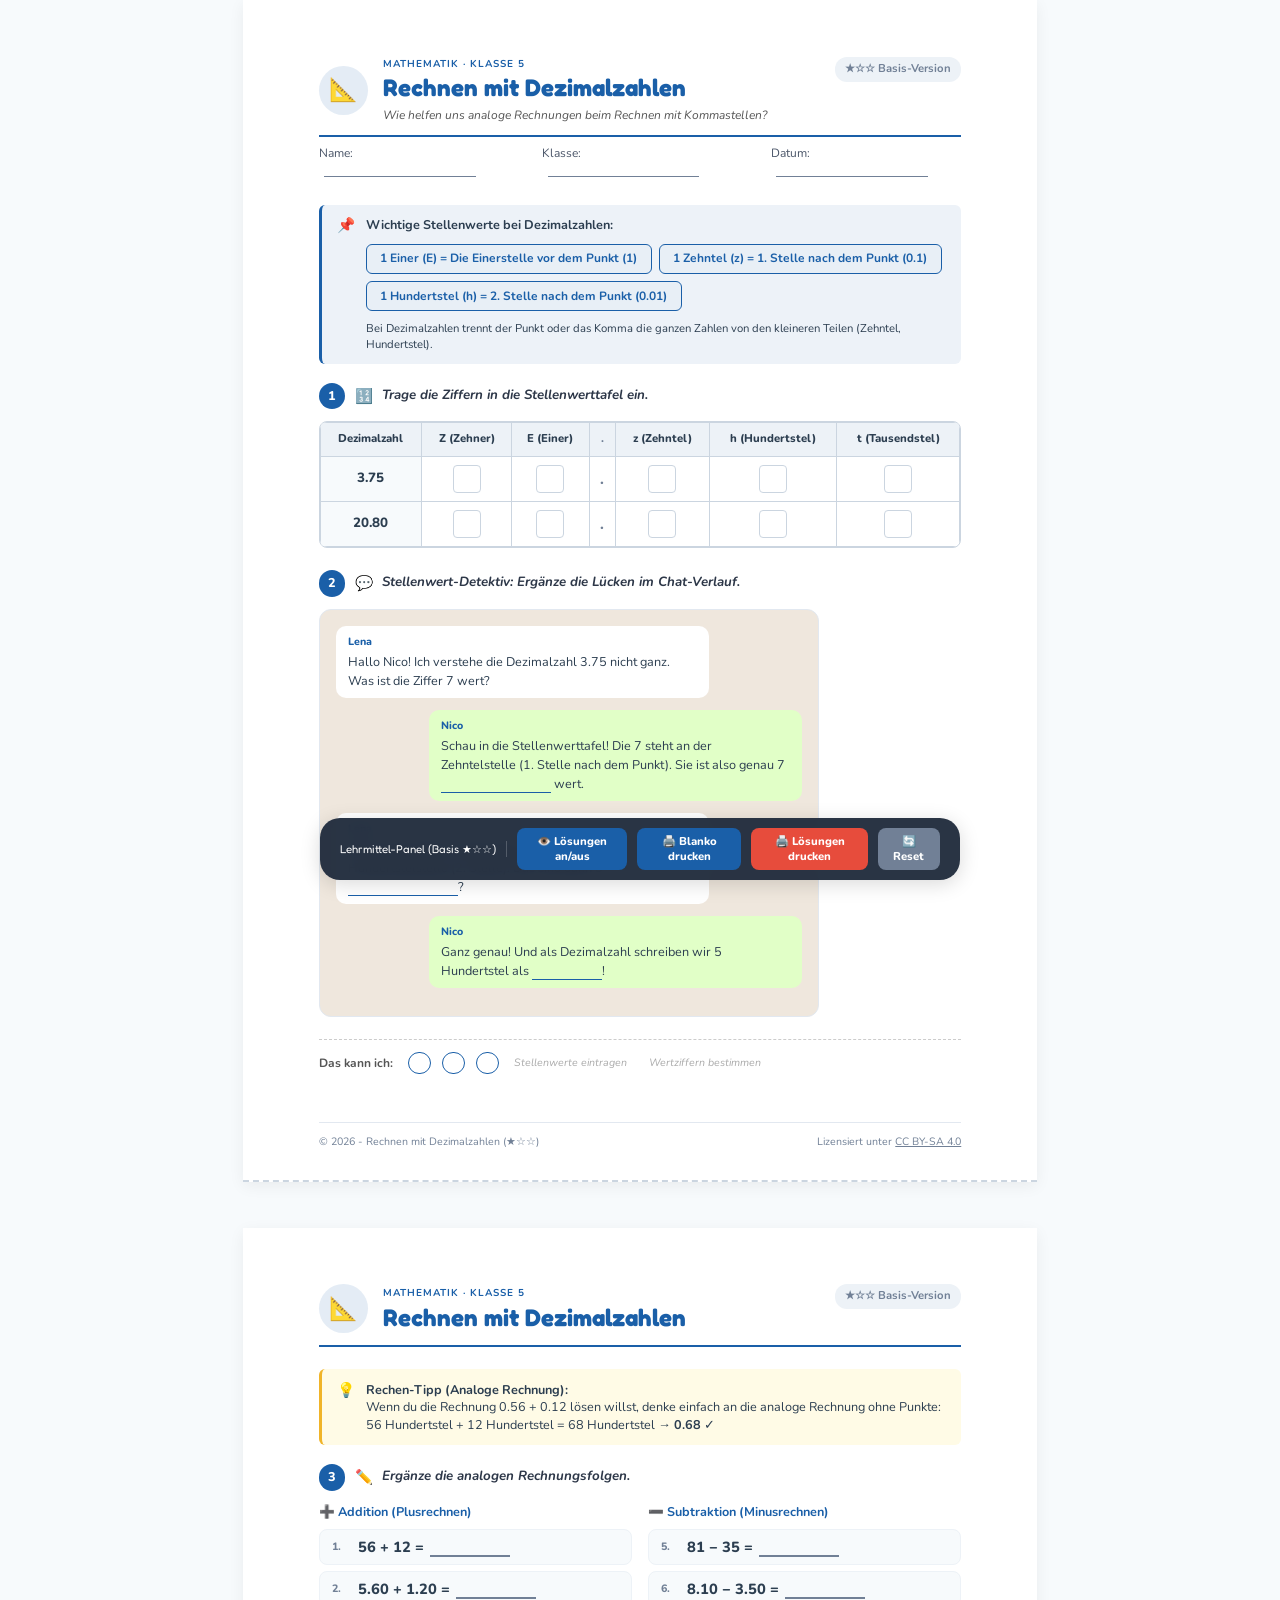
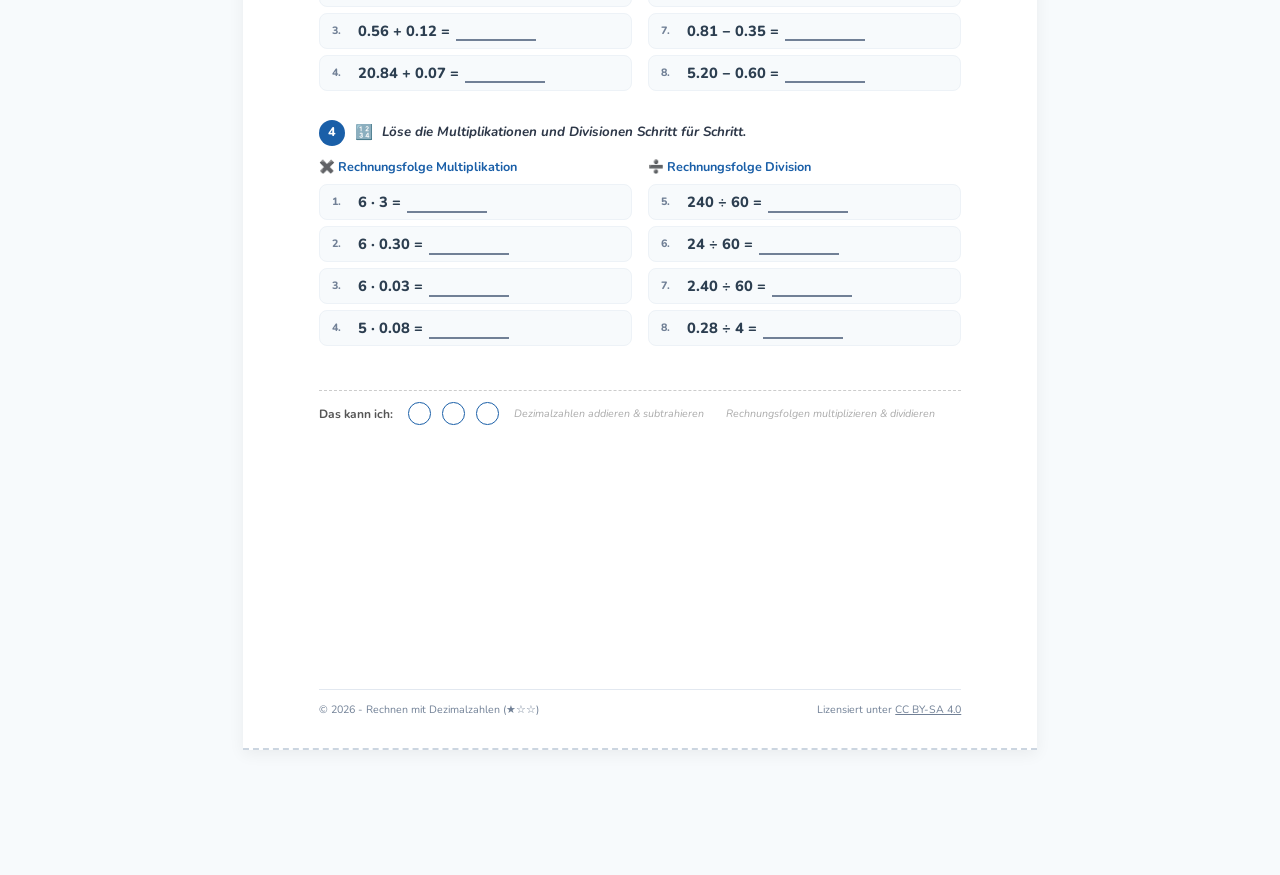
<file: mathematik/AB-Dezimal/dezimal_arbeitsblatt_basis.html>
<!DOCTYPE html>
<html lang="de">
<head>
<meta charset="UTF-8">
<meta name="viewport" content="width=device-width, initial-scale=1.0">
<title>Arbeitsblatt: Rechnen mit Dezimalzahlen (Basis)</title>
<link href="https://fonts.googleapis.com/css2?family=Fredoka+One&family=Nunito:wght@400;600;700;800;900&display=swap" rel="stylesheet">
<style>
/* =========================================
   TOKENS & RESET (Arbeitsblatt-Generator Standard)
   ========================================= */
*, *::before, *::after {
  box-sizing: border-box;
  margin: 0;
  padding: 0;
}
:root {
  --fach: #1a5fa8; /* Math Blue */
  --c-tipp: #f0b429;
  --c-tipp-bg: #fffbe6;
  --correct: #27ae60;
  --correct-bg: #eafaf1;
  --wrong: #e74c3c;
  --wrong-bg: #fef0f0;
  --dark: #2c3e50;
  --mid: #4a5568;
  --muted: #a0aec0;
}

@page {
  size: A4;
  margin: 15mm 20mm 28mm 20mm;
}

body {
  font-family: 'Nunito', sans-serif;
  color: var(--dark);
  line-height: 1.5;
  font-size: 11pt;
  background: #f7fafc;
  padding-bottom: 80px;
}

/* =========================================
   PAGE SYSTEM
   ========================================= */
.seite {
  background: white;
  width: 210mm;
  min-height: 297mm;
  margin: 0 auto 12mm auto;
  padding: 15mm 20mm 28mm 20mm;
  box-shadow: 0 4px 15px rgba(0,0,0,0.06);
  position: relative;
  page-break-after: always;
}
.seite:last-child {
  page-break-after: auto;
}

@media screen {
  .seite {
    border-bottom: 2.5px dashed #cbd5e0;
  }
}

@media print {
  body {
    background: white !important;
    padding-bottom: 0 !important;
    font-size: 10pt !important;
    -webkit-print-color-adjust: exact !important;
    print-color-adjust: exact !important;
  }
  .seite {
    width: 100% !important;
    height: 272mm !important;
    margin: 0 !important;
    padding: 0 !important;
    box-shadow: none !important;
    position: relative !important;
    page-break-after: always !important;
    box-sizing: border-box !important;
  }
  .print-btn, .teacher-panel, .score-header {
    display: none !important;
  }
  
  /* Zusammenhängende Elemente vor Seitenumbruch schützen */
  .aufgabe, .box, .chat-container, .sw-table-wrap, .steckbrief-box, .t-chart, .detektiv-box, .ich-kann, .ab-footer, .ab-header {
    break-inside: avoid !important;
    page-break-inside: avoid !important;
  }

  /* Platzsparende Optimierungen für den A4-Ausdruck */
  .ab-header {
    margin-bottom: 3mm !important;
  }
  .ab-linie {
    margin: 1.5mm 0 !important;
  }
  .ab-titel {
    font-size: 15pt !important;
  }
  .ab-untertitel {
    font-size: 8pt !important;
  }
  .ab-felder {
    font-size: 8pt !important;
    gap: 5mm !important;
  }
  .ab-feld {
    width: 30mm !important;
  }
  
  .aufgabe {
    margin: 3mm 0 4mm 0 !important;
  }
  .aufg-kopf {
    margin-bottom: 2mm !important;
  }
  .aufg-typ {
    font-size: 10pt !important;
  }
  .aufg-titel {
    font-size: 9pt !important;
  }
  
  .box {
    margin: 2mm 0 !important;
    padding: 2mm 3mm !important;
    font-size: 8.5pt !important;
  }
  
  .exercise-row {
    padding: 4px 8px !important;
    margin-bottom: 4px !important;
    font-size: 9.5pt !important;
  }
  
  .math-grid {
    gap: 8px 12px !important;
  }
  .sw-table-wrap {
    margin: 6px 0 !important;
  }
  .sw-table th, .sw-table td {
    padding: 5px !important;
  }
  .sw-table input.sw-input {
    width: 24px !important;
    height: 24px !important;
    font-size: 9.5pt !important;
  }
  
  .chat-container {
    padding: 10px !important;
    margin: 6px 0 !important;
  }
  .chat-bubble {
    padding: 6px 10px !important;
    margin-bottom: 8px !important;
    font-size: 8.5pt !important;
  }
  .steckbrief-box {
    padding: 10px !important;
    margin: 6px 0 !important;
    font-size: 9pt !important;
  }
  .steckbrief-clues {
    margin-bottom: 8px !important;
  }
  .t-chart {
    gap: 10px !important;
    margin: 6px 0 !important;
  }
  .detektiv-box {
    padding: 10px !important;
  }
  
  textarea.fill-in {
    height: 60px !important;
    font-size: 9pt !important;
    padding: 4px !important;
  }
  
  .ich-kann {
    position: absolute !important;
    bottom: 16mm !important;
    left: 20mm !important;
    right: 20mm !important;
    margin-top: 0 !important;
    padding-top: 2mm !important;
    font-size: 8pt !important;
    gap: 3mm !important;
    border-top: 1px dashed #ccc !important;
    background: white !important;
  }
  .ik-kreis {
    width: 5mm !important;
    height: 5mm !important;
  }
  
  .ab-footer {
    position: absolute !important;
    bottom: 6mm !important;
    left: 20mm !important;
    right: 20mm !important;
    font-size: 7.5pt !important;
    padding-top: 2mm !important;
    border-top: 1px solid #e2e8f0 !important;
    background: white !important;
  }
}

/* =========================================
   HEADER STYLE ( arbeitsblatt-generator mandatory )
   ========================================= */
.ab-header {
  margin-bottom: 6mm;
  break-inside: avoid;
}
.ab-header-top {
  display: flex;
  justify-content: space-between;
  align-items: flex-start;
  margin-bottom: 3mm;
}
.ab-header-left {
  display: flex;
  align-items: center;
  gap: 4mm;
}
.ab-icon {
  width: 13mm;
  height: 13mm;
  border-radius: 50%;
  flex-shrink: 0;
  background: color-mix(in srgb, var(--fach) 12%, white);
  display: flex;
  align-items: center;
  justify-content: center;
  font-size: 17pt;
}
.ab-fach-label {
  display: block;
  font-size: 7.5pt;
  font-weight: 700;
  letter-spacing: 1px;
  text-transform: uppercase;
  color: var(--fach);
  margin-bottom: 1mm;
}
.ab-titel {
  font-family: 'Fredoka One', cursive;
  font-size: 18pt;
  font-weight: 900;
  color: var(--fach);
  margin: 0;
  line-height: 1.1;
}
.ab-untertitel {
  font-size: 9pt;
  color: #555;
  font-style: italic;
  margin: 1mm 0 0 0;
}
.ab-niveau {
  font-size: 8.5pt;
  color: #718096;
  font-weight: 700;
  background: #edf2f7;
  padding: 4px 10px;
  border-radius: 12px;
  white-space: nowrap;
}
.niveau-badge {
  color: #718096;
  font-size: 8.5pt;
  font-weight: 700;
}
@media print {
  .ab-niveau { display: none !important; }
}
.ab-linie {
  border: none;
  border-top: 2.5px solid var(--fach);
  margin: 2mm 0;
}
.ab-felder {
  display: flex;
  gap: 10mm;
  font-size: 9pt;
  color: #4a5568;
}
.ab-feld {
  display: inline-block;
  width: 40mm;
  border-bottom: 1px solid #718096;
  margin-left: 1.5mm;
  height: 15px;
}

/* =========================================
   COMPONENTS: AUFGABE HEADER
   ========================================= */
.aufgabe {
  margin: 5mm 0 6mm 0;
  break-inside: avoid;
}
.aufg-kopf {
  display: flex;
  align-items: center;
  gap: 2.5mm;
  margin-bottom: 3mm;
}
.aufg-nr {
  width: 7mm;
  height: 7mm;
  border-radius: 50%;
  flex-shrink: 0;
  background: var(--fach);
  color: white;
  display: flex;
  align-items: center;
  justify-content: center;
  font-weight: 800;
  font-size: 9.5pt;
  line-height: 1;
}
.aufg-typ {
  font-size: 11pt;
  line-height: 1;
}
.aufg-titel {
  font-style: italic;
  font-size: 10pt;
  font-weight: 700;
  color: #2d3748;
}

/* =========================================
   BOXEN SYSTEM
   ========================================= */
.box {
  display: flex;
  align-items: flex-start;
  gap: 3mm;
  border-radius: 6px;
  padding: 3mm 4mm;
  margin: 4mm 0;
  font-size: 9.5pt;
  break-inside: avoid;
}
.box-icon {
  font-size: 11pt;
  line-height: 1.3;
  flex-shrink: 0;
}
.box-inhalt {
  flex: 1;
  line-height: 1.4;
}
.box-tipp { background: var(--c-tipp-bg); border-left: 3px solid var(--c-tipp); }
.box-merk { background: color-mix(in srgb, var(--fach) 8%, white); border-left: 3px solid var(--fach); }

/* =========================================
   WORT CHIPS
   ========================================= */
.wort-chips {
  display: flex;
  flex-wrap: wrap;
  gap: 2mm;
  margin: 2.5mm 0;
}
.chip {
  border: 1.5px solid #cbd5e0;
  border-radius: 6px;
  padding: 1.5mm 3.5mm;
  font-size: 9pt;
  background: white;
  white-space: nowrap;
  font-weight: 700;
}
.chip-fach {
  background: color-mix(in srgb, var(--fach) 10%, white);
  border-color: var(--fach);
  color: var(--fach);
}

/* =========================================
   EXERCISE LAYOUT & TABLES
   ========================================= */
.math-grid {
  display: grid;
  grid-template-columns: 1fr 1fr;
  gap: 16px;
}
.exercise-row {
  display: flex;
  align-items: center;
  gap: 6px;
  font-family: 'Nunito', monospace;
  font-weight: 800;
  font-size: 11pt;
  background: #f7fafc;
  padding: 6px 12px;
  border-radius: 8px;
  border: 1px solid #edf2f7;
  margin-bottom: 6px;
}
.exercise-row span.num {
  color: #718096;
  width: 20px;
  font-size: 8pt;
  font-family: 'Nunito', sans-serif;
}
input.fill-in {
  width: 80px;
  text-align: center;
  font-family: 'Nunito', sans-serif;
  font-weight: 800;
  font-size: 10.5pt;
  border: none;
  border-bottom: 2px solid #718096;
  background: transparent;
  color: var(--dark);
  outline: none;
  padding: 0 4px;
}
input.fill-in:focus {
  border-color: var(--fach);
  background: rgba(26, 95, 168, 0.04);
}
input.fill-in.correct-ans {
  border-color: var(--correct) !important;
  color: var(--correct) !important;
  background: var(--correct-bg) !important;
}
input.fill-in.wrong-ans {
  border-color: var(--wrong) !important;
  color: var(--wrong) !important;
  background: var(--wrong-bg) !important;
}

/* Stellenwerttafel Grid */
.sw-table-wrap {
  overflow-x: auto;
  margin: 10px 0;
  border-radius: 8px;
  border: 1.5px solid #cbd5e0;
}
.sw-table {
  width: 100%;
  border-collapse: collapse;
  min-width: 450px;
}
.sw-table th, .sw-table td {
  padding: 8px;
  text-align: center;
  border: 1px solid #cbd5e0;
}
.sw-table th {
  background: #edf2f7;
  font-size: 8.5pt;
  font-weight: 800;
}
.sw-table td.num-col {
  background: #f7fafc;
  font-weight: 800;
  font-size: 10pt;
}
.sw-table input.sw-input {
  width: 28px;
  height: 28px;
  text-align: center;
  font-family: 'Fredoka One', cursive;
  font-size: 11pt;
  border: 1.5px solid #cbd5e0;
  border-radius: 4px;
  outline: none;
}
.sw-table input.sw-input.correct-ans {
  border-color: var(--correct) !important;
  background: var(--correct-bg) !important;
  color: var(--correct) !important;
}
.sw-table input.sw-input.wrong-ans {
  border-color: var(--wrong) !important;
  background: var(--wrong-bg) !important;
  color: var(--wrong) !important;
}

/* =========================================
   WILD CARD: CHAT DETEKTIV (WhatsApp Style)
   ========================================= */
.chat-container {
  background: #efe7dd; /* Classic WhatsApp beige */
  border-radius: 12px;
  padding: 16px;
  max-width: 500px;
  margin: 12px 0;
  border: 1px solid #e2e8f0;
}
.chat-bubble {
  max-width: 80%;
  border-radius: 10px;
  padding: 8px 12px;
  margin-bottom: 12px;
  font-size: 9.5pt;
  position: relative;
}
.chat-bubble.left {
  background: white;
  align-self: flex-start;
}
.chat-bubble.right {
  background: #e1ffc7;
  margin-left: 20%;
}
.chat-name {
  font-weight: 800;
  font-size: 8pt;
  color: var(--fach);
  margin-bottom: 2px;
  display: block;
}
.chat-bubble input.fill-in {
  width: 100px;
  border-bottom: 1.5px solid var(--fach);
  font-size: 9.5pt;
}

/* =========================================
   ICH KANN LEISTE
   ========================================= */
.ich-kann {
  display: flex;
  align-items: center;
  gap: 4mm;
  margin-top: 6mm;
  padding-top: 3mm;
  border-top: 1px dashed #ccc;
  font-size: 9pt;
  color: #555;
  break-inside: avoid;
}
.ich-kann-label {
  font-weight: 700;
  white-space: nowrap;
}
.ich-kann-kreise {
  display: flex;
  gap: 3mm;
}
.ik-kreis {
  width: 6mm;
  height: 6mm;
  border-radius: 50%;
  border: 1.5px solid var(--fach);
  display: inline-block;
}
.ich-kann-skala {
  display: flex;
  gap: 6mm;
  font-size: 8pt;
  color: #aaa;
  font-style: italic;
}

/* =========================================
   FOOTER (CC BY-SA 4.0)
   ========================================= */
.ab-footer {
  position: absolute;
  bottom: 8mm;
  left: 20mm;
  right: 20mm;
  display: flex;
  justify-content: space-between;
  align-items: center;
  font-size: 8pt;
  color: #718096;
  border-top: 1px solid #e2e8f0;
  padding-top: 3mm;
  break-inside: avoid;
}
.ab-footer a {
  color: inherit;
  text-decoration: underline;
}

/* =========================================
   FLOATING TEACHER PANEL
   ========================================= */
.teacher-panel {
  position: fixed;
  bottom: 20px;
  left: 50%;
  transform: translateX(-50%);
  background: rgba(30, 42, 58, 0.95);
  backdrop-filter: blur(8px);
  padding: 10px 20px;
  border-radius: 20px;
  box-shadow: 0 4px 20px rgba(0,0,0,0.15);
  display: flex;
  gap: 10px;
  z-index: 999;
  align-items: center;
}
.teacher-panel-title {
  color: white;
  font-family: 'Fredoka One', cursive;
  font-size: 8.5pt;
  border-right: 1.5px solid rgba(255,255,255,0.2);
  padding-right: 10px;
  white-space: nowrap;
}
.btn-teacher {
  border: none;
  font-family: 'Nunito', sans-serif;
  font-weight: 800;
  font-size: 8.5pt;
  padding: 6px 12px;
  border-radius: 8px;
  cursor: pointer;
  color: white;
}
.btn-teacher-sec { background: var(--fach); }
.btn-teacher-pri { background: var(--wrong); }
.btn-teacher-reset { background: #718096; }

/* Solutions screen / print behaviors */
.solutions-watermark {
  display: none;
  background: var(--wrong);
  color: white;
  text-align: center;
  font-family: 'Fredoka One', cursive;
  font-size: 1.1rem;
  padding: 8px;
  border-radius: 6px;
  margin-bottom: 12px;
}
body.show-solutions-mode .solutions-watermark {
  display: block;
}

@media print {
  input.fill-in {
    border: none !important;
    border-bottom: 1px dashed #555 !important;
    color: transparent !important;
  }
  .sw-table input.sw-input {
    border: 1px solid #777 !important;
    color: transparent !important;
  }
  
  body.print-solutions-active input.fill-in,
  body.show-solutions-mode input.fill-in {
    color: #d32f2f !important;
    font-weight: bold !important;
    border-bottom: 1px solid #d32f2f !important;
  }
  body.print-solutions-active .sw-table input.sw-input,
  body.show-solutions-mode .sw-table input.sw-input {
    color: #d32f2f !important;
    font-weight: bold !important;
    border: 1px solid #d32f2f !important;
    background: #ffebee !important;
  }
  body.print-solutions-active .solutions-watermark {
    display: block !important;
    background: #d32f2f !important;
    color: white !important;
  }
}
</style>
</head>
<body>

<!-- =========================================
     SEITE 1: DEZIMALSTELLEN & STELLENWERT
     ========================================= -->
<div class="seite">

  <!-- Solutions Sheet Watermark Banner -->
  <div class="solutions-watermark" id="watermark">
    🏆 LÖSUNGSBLATT – RECHNEN MIT DEZIMALZAHLEN (BASIS-NIVEAU) 🏆
  </div>

  <!-- Mandatory standard header -->
  <header class="ab-header">
    <div class="ab-header-top">
      <div class="ab-header-left">
        <div class="ab-icon">📐</div>
        <div class="ab-meta">
          <span class="ab-fach-label">MATHEMATIK · KLASSE 5</span>
          <h1 class="ab-titel">Rechnen mit Dezimalzahlen</h1>
          <p class="ab-untertitel">Wie helfen uns analoge Rechnungen beim Rechnen mit Kommastellen?</p>
        </div>
      </div>
      <div class="ab-niveau"><span class="niveau-badge">★☆☆ Basis-Version</span></div>
    </div>
    <hr class="ab-linie">
    <div class="ab-felder">
      <span>Name: <span class="ab-feld"></span></span>
      <span>Klasse: <span class="ab-feld"></span></span>
      <span>Datum: <span class="ab-feld"></span></span>
    </div>
  </header>

  <!-- Wortspeicher Scaffolding for DaZ -->
  <div class="box box-merk">
    <span class="box-icon">📌</span>
    <div class="box-inhalt">
      <strong>Wichtige Stellenwerte bei Dezimalzahlen:</strong>
      <div class="wort-chips">
        <span class="chip chip-fach">1 Einer (E) = Die Einerstelle vor dem Punkt (1)</span>
        <span class="chip chip-fach">1 Zehntel (z) = 1. Stelle nach dem Punkt (0.1)</span>
        <span class="chip chip-fach">1 Hundertstel (h) = 2. Stelle nach dem Punkt (0.01)</span>
      </div>
      <p style="font-size: 8.5pt; margin-top: 5px;">Bei Dezimalzahlen trennt der Punkt oder das Komma die ganzen Zahlen von den kleineren Teilen (Zehntel, Hundertstel).</p>
    </div>
  </div>

  <!-- AUFGABE 1: STELLENWERTTAFEL -->
  <div class="aufgabe" id="task-1">
    <div class="aufg-kopf">
      <span class="aufg-nr">1</span>
      <span class="aufg-typ">🔢</span>
      <span class="aufg-titel">Trage die Ziffern in die Stellenwerttafel ein.</span>
    </div>
    
    <div class="sw-table-wrap">
      <table class="sw-table">
        <thead>
          <tr>
            <th>Dezimalzahl</th>
            <th>Z (Zehner)</th>
            <th>E (Einer)</th>
            <th style="color:#718096">.</th>
            <th>z (Zehntel)</th>
            <th>h (Hundertstel)</th>
            <th>t (Tausendstel)</th>
          </tr>
        </thead>
        <tbody>
          <!-- 3.75 -->
          <tr>
            <td class="num-col">3.75</td>
            <td><input type="text" class="sw-input" maxlength="1" data-ans="" id="sw-1-z"></td>
            <td><input type="text" class="sw-input" maxlength="1" data-ans="3" id="sw-1-e"></td>
            <td style="color:#718096; font-weight:800">.</td>
            <td><input type="text" class="sw-input" maxlength="1" data-ans="7" id="sw-1-zh"></td>
            <td><input type="text" class="sw-input" maxlength="1" data-ans="5" id="sw-1-h"></td>
            <td><input type="text" class="sw-input" maxlength="1" data-ans="" id="sw-1-t"></td>
          </tr>
          <!-- 20.80 -->
          <tr>
            <td class="num-col">20.80</td>
            <td><input type="text" class="sw-input" maxlength="1" data-ans="2" id="sw-2-z"></td>
            <td><input type="text" class="sw-input" maxlength="1" data-ans="0" id="sw-2-e"></td>
            <td style="color:#718096; font-weight:800">.</td>
            <td><input type="text" class="sw-input" maxlength="1" data-ans="8" id="sw-2-zh"></td>
            <td><input type="text" class="sw-input" maxlength="1" data-ans="0" id="sw-2-h"></td>
            <td><input type="text" class="sw-input" maxlength="1" data-ans="" id="sw-2-t"></td>
          </tr>
        </tbody>
      </table>
    </div>
  </div>

  <!-- KREATIV WILD CARD: CHAT DETEKTIV -->
  <div class="aufgabe" id="task-2">
    <div class="aufg-kopf">
      <span class="aufg-nr">2</span>
      <span class="aufg-typ">💬</span>
      <span class="aufg-titel">Stellenwert-Detektiv: Ergänze die Lücken im Chat-Verlauf.</span>
    </div>

    <div class="chat-container">
      <div class="chat-bubble left">
        <span class="chat-name">Lena</span>
        Hallo Nico! Ich verstehe die Dezimalzahl 3.75 nicht ganz. Was ist die Ziffer 7 wert?
      </div>
      <div class="chat-bubble right">
        <span class="chat-name">Nico</span>
        Schau in die Stellenwerttafel! Die 7 steht an der Zehntelstelle (1. Stelle nach dem Punkt). Sie ist also genau 7 <input type="text" class="fill-in" style="width:110px" data-ans="Zehntel" id="chat-l1"> wert.
      </div>
      <div class="chat-bubble left">
        <span class="chat-name">Lena</span>
        Ah! Und die Ziffer 5 steht ganz rechts an der Hundertstelstelle (2. Stelle). Das sind dann 5 <input type="text" class="fill-in" style="width:110px" data-ans="Hundertstel" id="chat-l2">?
      </div>
      <div class="chat-bubble right">
        <span class="chat-name">Nico</span>
        Ganz genau! Und als Dezimalzahl schreiben wir 5 Hundertstel als <input type="text" class="fill-in" style="width:70px" data-ans="0.05" data-alt-ans="0,05" id="chat-l3">!
      </div>
    </div>
  </div>

  <!-- Ich kann Leiste am Ende von Seite 1 -->
  <div class="ich-kann">
    <span class="ich-kann-label">Das kann ich:</span>
    <div class="ich-kann-kreise">
      <span class="ik-kreis"></span>
      <span class="ik-kreis"></span>
      <span class="ik-kreis"></span>
    </div>
    <span class="ich-kann-skala">
      <span>Stellenwerte eintragen</span>
      <span>Wertziffern bestimmen</span>
    </span>
  </div>

  <!-- CC OER Footer -->
  <footer class="ab-footer">
    <span>© 2026 - Rechnen mit Dezimalzahlen (★☆☆)</span>
    <span>Lizensiert unter <a href="https://creativecommons.org/licenses/by-sa/4.0/deed.de">CC BY-SA 4.0</a></span>
  </footer>

</div><!-- /seite 1 -->

<!-- =========================================
     SEITE 2: RECHNEN & ANALOGIEN
     ========================================= -->
<div class="seite">

  <!-- Solutions Sheet Watermark Banner Page 2 -->
  <div class="solutions-watermark">
    🏆 LÖSUNGSBLATT – RECHNEN MIT DEZIMALZAHLEN (BASIS-NIVEAU) 🏆
  </div>

  <!-- Kopfzeile auf Seite 2 -->
  <header class="ab-header">
    <div class="ab-header-top">
      <div class="ab-header-left">
        <div class="ab-icon">📐</div>
        <div class="ab-meta">
          <span class="ab-fach-label">MATHEMATIK · KLASSE 5</span>
          <h1 class="ab-titel">Rechnen mit Dezimalzahlen</h1>
        </div>
      </div>
      <div class="ab-niveau"><span class="niveau-badge">★☆☆ Basis-Version</span></div>
    </div>
    <hr class="ab-linie">
  </header>

  <!-- Worked Example Scaffolding -->
  <div class="box box-tipp">
    <span class="box-icon">💡</span>
    <div class="box-inhalt">
      <strong>Rechen-Tipp (Analoge Rechnung):</strong><br>
      Wenn du die Rechnung 0.56 + 0.12 lösen willst, denke einfach an die analoge Rechnung ohne Punkte:<br>
      56 Hundertstel + 12 Hundertstel = 68 Hundertstel &rarr; <strong>0.68</strong> ✓
    </div>
  </div>

  <!-- AUFGABE 3: ADDITION & SUBTRAKTION -->
  <div class="aufgabe" id="task-3">
    <div class="aufg-kopf">
      <span class="aufg-nr">3</span>
      <span class="aufg-typ">✏️</span>
      <span class="aufg-titel">Ergänze die analogen Rechnungsfolgen.</span>
    </div>

    <div class="math-grid">
      <!-- Addition -->
      <div>
        <div style="font-size:9.5pt; font-weight:700; color:var(--fach); margin-bottom:8px;">➕ Addition (Plusrechnen)</div>
        <div class="exercise-list">
          <div class="exercise-row"><span class="num">1.</span> 56 + 12 = <input type="text" class="fill-in" data-ans="68" id="add-1"></div>
          <div class="exercise-row"><span class="num">2.</span> 5.60 + 1.20 = <input type="text" class="fill-in" data-ans="6.80" data-alt-ans="6.8|6,80|6,8" id="add-2"></div>
          <div class="exercise-row"><span class="num">3.</span> 0.56 + 0.12 = <input type="text" class="fill-in" data-ans="0.68" data-alt-ans="0,68" id="add-3"></div>
          <div class="exercise-row"><span class="num">4.</span> 20.84 + 0.07 = <input type="text" class="fill-in" data-ans="20.91" data-alt-ans="20,91" id="add-4"></div>
        </div>
      </div>
      
      <!-- Subtraktion -->
      <div>
        <div style="font-size:9.5pt; font-weight:700; color:var(--fach); margin-bottom:8px;">➖ Subtraktion (Minusrechnen)</div>
        <div class="exercise-list">
          <div class="exercise-row"><span class="num">5.</span> 81 − 35 = <input type="text" class="fill-in" data-ans="46" id="sub-1"></div>
          <div class="exercise-row"><span class="num">6.</span> 8.10 − 3.50 = <input type="text" class="fill-in" data-ans="4.60" data-alt-ans="4.6|4,60|4,6" id="sub-2"></div>
          <div class="exercise-row"><span class="num">7.</span> 0.81 − 0.35 = <input type="text" class="fill-in" data-ans="0.46" data-alt-ans="0,46" id="sub-3"></div>
          <div class="exercise-row"><span class="num">8.</span> 5.20 − 0.60 = <input type="text" class="fill-in" data-ans="4.60" data-alt-ans="4.6|4,60|4,6" id="sub-4"></div>
        </div>
      </div>
    </div>
  </div>

  <!-- AUFGABE 4: MULTIPLIKATION & DIVISION -->
  <div class="aufgabe" id="task-4">
    <div class="aufg-kopf">
      <span class="aufg-nr">4</span>
      <span class="aufg-typ">🔢</span>
      <span class="aufg-titel">Löse die Multiplikationen und Divisionen Schritt für Schritt.</span>
    </div>

    <div class="math-grid">
      <!-- Mult -->
      <div>
        <div style="font-size:9.5pt; font-weight:700; color:var(--fach); margin-bottom:8px;">✖️ Rechnungsfolge Multiplikation</div>
        <div class="exercise-list">
          <div class="exercise-row"><span class="num">1.</span> 6 · 3 = <input type="text" class="fill-in" data-ans="18" id="mult-1"></div>
          <div class="exercise-row"><span class="num">2.</span> 6 · 0.30 = <input type="text" class="fill-in" data-ans="1.80" data-alt-ans="1.8|1,80|1,8" id="mult-2"></div>
          <div class="exercise-row"><span class="num">3.</span> 6 · 0.03 = <input type="text" class="fill-in" data-ans="0.18" data-alt-ans="0,18" id="mult-3"></div>
          <div class="exercise-row"><span class="num">4.</span> 5 · 0.08 = <input type="text" class="fill-in" data-ans="0.40" data-alt-ans="0.4|0,40|0,4" id="mult-4"></div>
        </div>
      </div>
      
      <!-- Div -->
      <div>
        <div style="font-size:9.5pt; font-weight:700; color:var(--fach); margin-bottom:8px;">➗ Rechnungsfolge Division</div>
        <div class="exercise-list">
          <div class="exercise-row"><span class="num">5.</span> 240 ÷ 60 = <input type="text" class="fill-in" data-ans="4" id="div-1"></div>
          <div class="exercise-row"><span class="num">6.</span> 24 ÷ 60 = <input type="text" class="fill-in" data-ans="0.40" data-alt-ans="0.4|0,40|0,4" id="div-2"></div>
          <div class="exercise-row"><span class="num">7.</span> 2.40 ÷ 60 = <input type="text" class="fill-in" data-ans="0.04" data-alt-ans="0,04" id="div-3"></div>
          <div class="exercise-row"><span class="num">8.</span> 0.28 ÷ 4 = <input type="text" class="fill-in" data-ans="0.07" data-alt-ans="0,07" id="div-4"></div>
        </div>
      </div>
    </div>
  </div>

  <!-- Ich kann Leiste am Ende von Seite 2 -->
  <div class="ich-kann" style="margin-top: 10mm;">
    <span class="ich-kann-label">Das kann ich:</span>
    <div class="ich-kann-kreise">
      <span class="ik-kreis"></span>
      <span class="ik-kreis"></span>
      <span class="ik-kreis"></span>
    </div>
    <span class="ich-kann-skala">
      <span>Dezimalzahlen addieren &amp; subtrahieren</span>
      <span>Rechnungsfolgen multiplizieren &amp; dividieren</span>
    </span>
  </div>

  <!-- CC OER Footer Page 2 -->
  <footer class="ab-footer">
    <span>© 2026 - Rechnen mit Dezimalzahlen (★☆☆)</span>
    <span>Lizensiert unter <a href="https://creativecommons.org/licenses/by-sa/4.0/deed.de">CC BY-SA 4.0</a></span>
  </footer>

</div><!-- /seite 2 -->

<!-- =========================================
     FLOATING TEACHER CONTROL PANEL (Screen Only)
     ========================================= -->
<div class="teacher-panel">
  <div class="teacher-panel-title"> Lehrmittel-Panel (Basis ★☆☆)</div>
  <button class="btn-teacher btn-teacher-sec" onclick="toggleSolutionsOnScreen()">👁️ Lösungen an/aus</button>
  <button class="btn-teacher btn-teacher-sec" onclick="printBlankWorksheet()">🖨️ Blanko drucken</button>
  <button class="btn-teacher btn-teacher-pri" onclick="printSolutionsWorksheet()">🖨️ Lösungen drucken</button>
  <button class="btn-teacher btn-teacher-reset" onclick="resetAllWorksheet()">🔄 Reset</button>
</div>

<script>
// Safe storage wrapper functions
function safeGetItem(key) { try { return localStorage.getItem(key); } catch (e) { return null; } }
function safeSetItem(key, value) { try { localStorage.setItem(key, value); } catch (e) {} }
function safeRemoveItem(key) { try { localStorage.removeItem(key); } catch (e) {} }
function safeClear() { try { localStorage.clear(); } catch (e) {} }

const SECTIONS = {
  'task-1': {
    inputs: [
      'sw-1-z', 'sw-1-e', 'sw-1-zh', 'sw-1-h', 'sw-1-t',
      'sw-2-z', 'sw-2-e', 'sw-2-zh', 'sw-2-h', 'sw-2-t'
    ]
  },
  'task-2': {
    inputs: ['chat-l1', 'chat-l2', 'chat-l3']
  },
  'task-3': {
    inputs: [
      'add-1', 'add-2', 'add-3', 'add-4',
      'sub-1', 'sub-2', 'sub-3', 'sub-4'
    ]
  },
  'task-4': {
    inputs: [
      'mult-1', 'mult-2', 'mult-3', 'mult-4',
      'div-1', 'div-2', 'div-3', 'div-4'
    ]
  }
};

function checkSectionInputs() {
  Object.values(SECTIONS).forEach(section => {
    section.inputs.forEach(id => {
      const el = document.getElementById(id);
      if (!el) return;

      el.classList.remove('correct-ans', 'wrong-ans');
      const val = el.value.trim().toLowerCase();
      if (val === '') return;

      const normalizedVal = val.replace(',', '.');
      const mainAns = (el.dataset.ans || "").trim().toLowerCase().replace(',', '.');

      let altMatches = false;
      if (el.dataset.altAns) {
        const alternatives = el.dataset.altAns.split('|').map(s => s.trim().toLowerCase().replace(',', '.'));
        if (alternatives.includes(normalizedVal)) {
          altMatches = true;
        }
      }

      if (normalizedVal === mainAns || altMatches) {
        el.classList.add('correct-ans');
      } else {
        el.classList.add('wrong-ans');
      }
    });
  });
}

function saveProgress() {
  Object.values(SECTIONS).forEach(section => {
    section.inputs.forEach(id => {
      const el = document.getElementById(id);
      if (el && el.value.trim() !== '') {
        safeSetItem(`wa_b_${id}`, el.value);
      } else if (el) {
        safeRemoveItem(`wa_b_${id}`);
      }
    });
  });
}

function restoreProgress() {
  Object.values(SECTIONS).forEach(section => {
    section.inputs.forEach(id => {
      const saved = safeGetItem(`wa_b_${id}`);
      const el = document.getElementById(id);
      if (el && saved) {
        el.value = saved;
      }
    });
  });
  checkSectionInputs();
}

let showSolutionsMode = false;
function toggleSolutionsOnScreen() {
  showSolutionsMode = !showSolutionsMode;
  const body = document.body;
  const watermarks = document.querySelectorAll('.solutions-watermark');

  if (showSolutionsMode) {
    body.classList.add('show-solutions-mode');
    watermarks.forEach(w => {
      w.textContent = "🏆 LÖSUNGSBLATT – RECHNEN MIT DEZIMALZAHLEN (BASIS) – LEHRPERSONEN-ANSICHT 🏆";
    });

    Object.values(SECTIONS).forEach(section => {
      section.inputs.forEach(id => {
        const el = document.getElementById(id);
        if (el && el.dataset.ans !== undefined && el.dataset.ans !== "") {
          el.value = el.dataset.ans;
          el.classList.add('correct-ans');
        }
      });
    });
  } else {
    body.classList.remove('show-solutions-mode');
    watermarks.forEach(w => {
      w.textContent = "🏆 LÖSUNGSBLATT – RECHNEN MIT DEZIMALZAHLEN (BASIS-NIVEAU) 🏆";
    });

    Object.values(SECTIONS).forEach(section => {
      section.inputs.forEach(id => {
        const el = document.getElementById(id);
        if (el) {
          el.value = safeGetItem(`wa_b_${id}`) || '';
          el.classList.remove('correct-ans', 'wrong-ans');
        }
      });
    });
  }
  checkSectionInputs();
}

function resetAllWorksheet() {
  if (confirm("Möchtest du das gesamte Arbeitsblatt zurücksetzen?")) {
    Object.values(SECTIONS).forEach(section => {
      section.inputs.forEach(id => {
        const el = document.getElementById(id);
        if (el) el.value = '';
        safeRemoveItem(`wa_b_${id}`);
      });
    });
    if (showSolutionsMode) toggleSolutionsOnScreen();
    checkSectionInputs();
  }
}

// Print blanko
function printBlankWorksheet() {
  document.body.classList.remove('print-solutions-active');
  window.print();
}

// Print solutions
function printSolutionsWorksheet() {
  const tempValues = {};
  Object.values(SECTIONS).forEach(section => {
    section.inputs.forEach(id => {
      const el = document.getElementById(id);
      if (el) {
        tempValues[id] = el.value;
        if (el.dataset.ans !== undefined && el.dataset.ans !== "") {
          el.value = el.dataset.ans;
        }
      }
    });
  });

  document.body.classList.add('print-solutions-active');

  setTimeout(() => {
    window.print();
    document.body.classList.remove('print-solutions-active');
    Object.values(SECTIONS).forEach(section => {
      section.inputs.forEach(id => {
        const el = document.getElementById(id);
        if (el) {
          el.value = tempValues[id];
        }
      });
    });
    checkSectionInputs();
  }, 100);
}

window.addEventListener('load', () => {
  restoreProgress();
  Object.values(SECTIONS).forEach(section => {
    section.inputs.forEach(id => {
      const el = document.getElementById(id);
      if (el) {
        el.addEventListener('input', () => {
          saveProgress();
          checkSectionInputs();
        });
      }
    });
  });
});
</script>
</body>
</html>
</file>
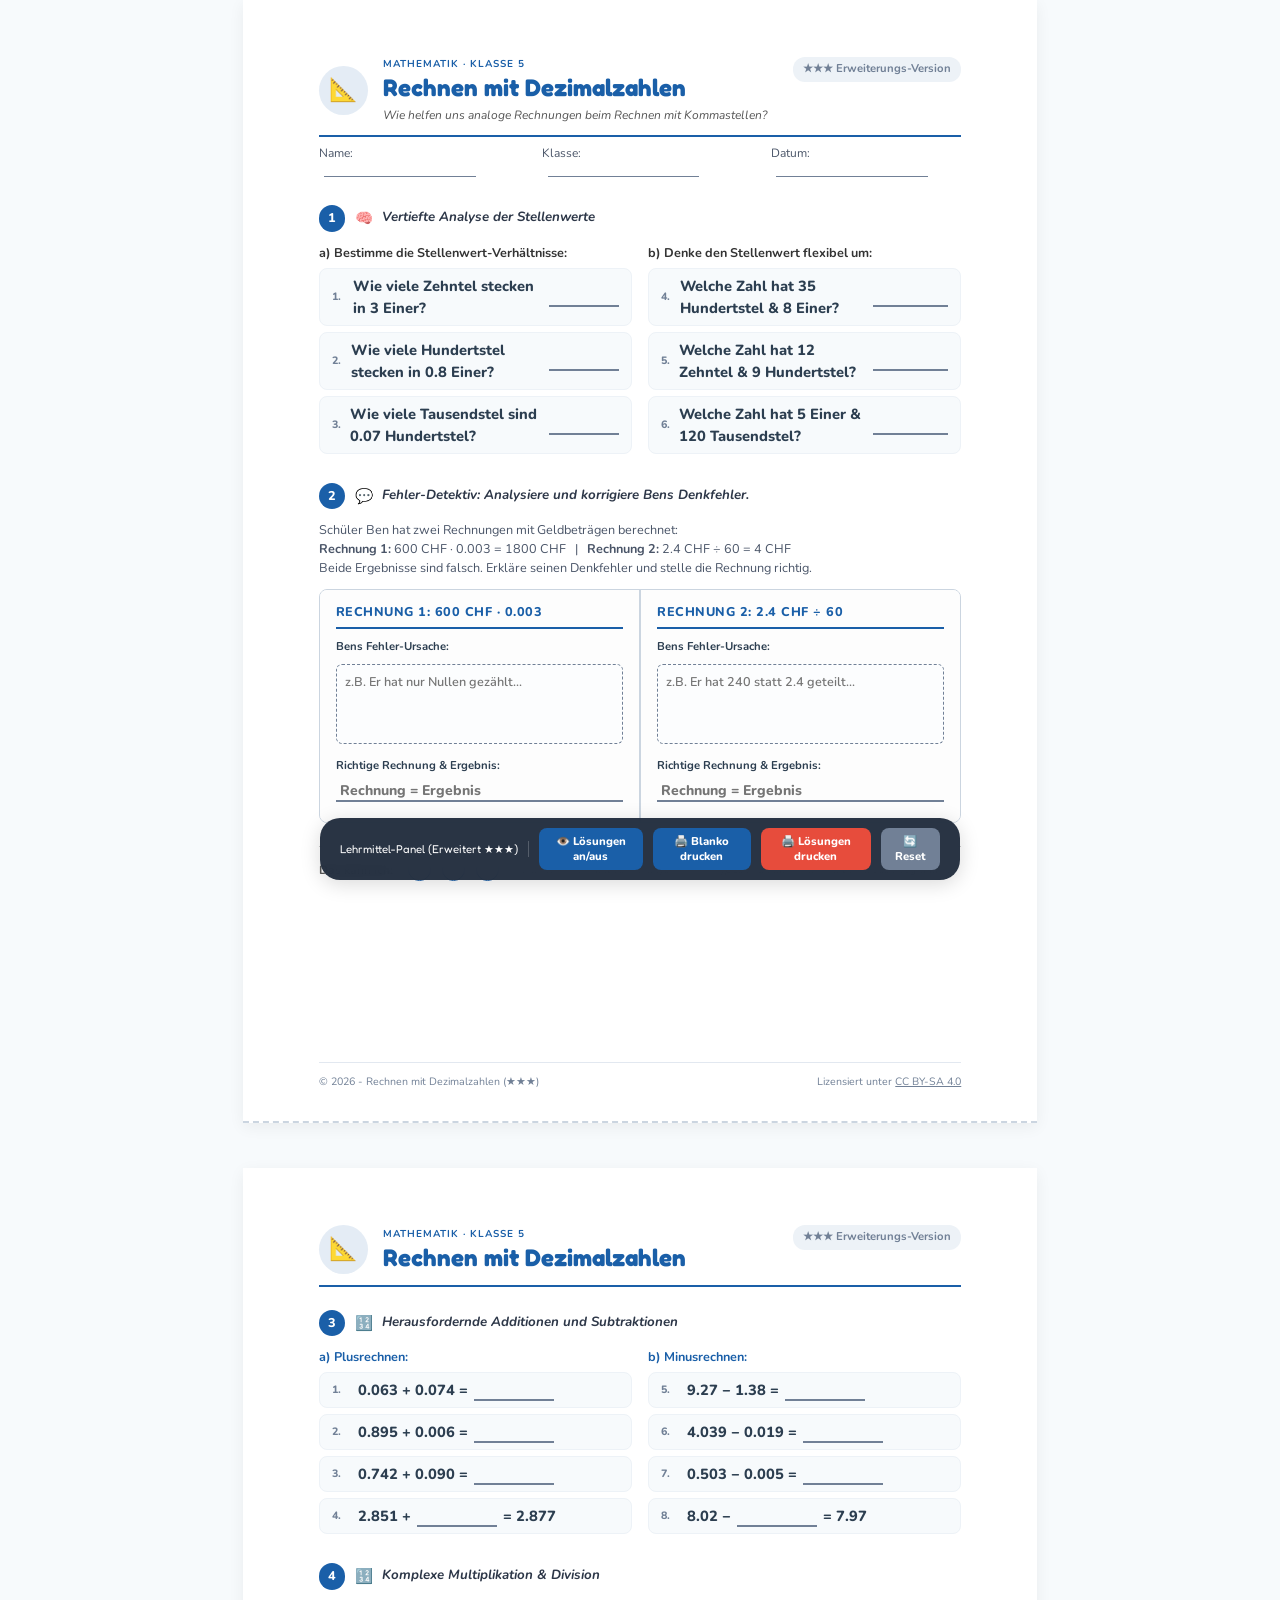
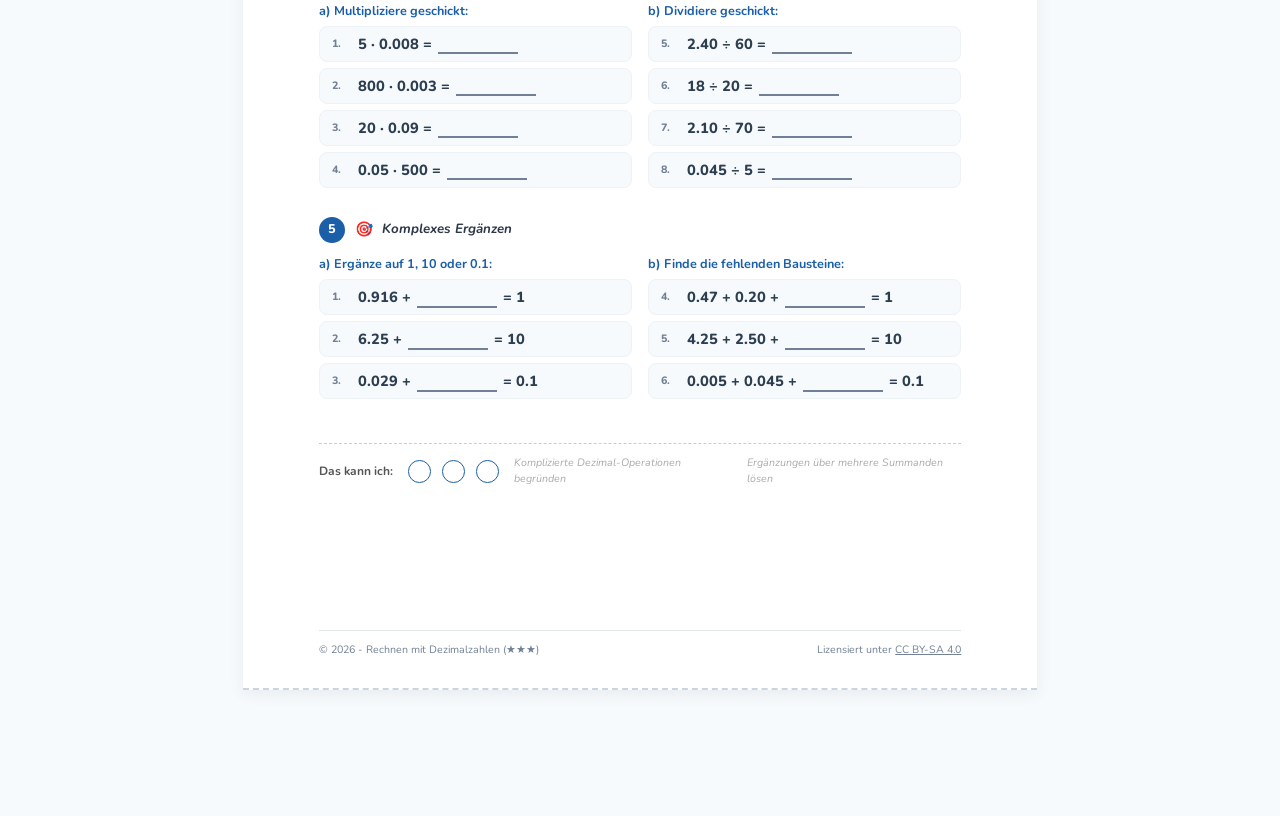
<file: mathematik/AB-Dezimal/dezimal_arbeitsblatt_erweiterung.html>
<!DOCTYPE html>
<html lang="de">
<head>
<meta charset="UTF-8">
<meta name="viewport" content="width=device-width, initial-scale=1.0">
<title>Arbeitsblatt: Rechnen mit Dezimalzahlen (Erweiterung)</title>
<link href="https://fonts.googleapis.com/css2?family=Fredoka+One&family=Nunito:wght@400;600;700;800;900&display=swap" rel="stylesheet">
<style>
/* =========================================
   TOKENS & RESET (Arbeitsblatt-Generator Standard)
   ========================================= */
*, *::before, *::after {
  box-sizing: border-box;
  margin: 0;
  padding: 0;
}
:root {
  --fach: #1a5fa8; /* Math Blue */
  --c-tipp: #f0b429;
  --c-tipp-bg: #fffbe6;
  --correct: #27ae60;
  --correct-bg: #eafaf1;
  --wrong: #e74c3c;
  --wrong-bg: #fef0f0;
  --dark: #2c3e50;
  --mid: #4a5568;
  --muted: #a0aec0;
}

@page {
  size: A4;
  margin: 15mm 20mm 28mm 20mm;
}

body {
  font-family: 'Nunito', sans-serif;
  color: var(--dark);
  line-height: 1.5;
  font-size: 11pt;
  background: #f7fafc;
  padding-bottom: 80px;
}

/* =========================================
   PAGE SYSTEM
   ========================================= */
.seite {
  background: white;
  width: 210mm;
  min-height: 297mm;
  margin: 0 auto 12mm auto;
  padding: 15mm 20mm 28mm 20mm;
  box-shadow: 0 4px 15px rgba(0,0,0,0.06);
  position: relative;
  page-break-after: always;
}
.seite:last-child {
  page-break-after: auto;
}

@media screen {
  .seite {
    border-bottom: 2.5px dashed #cbd5e0;
  }
}

@media print {
  body {
    background: white !important;
    padding-bottom: 0 !important;
    font-size: 10pt !important;
    -webkit-print-color-adjust: exact !important;
    print-color-adjust: exact !important;
  }
  .seite {
    width: 100% !important;
    height: 272mm !important;
    margin: 0 !important;
    padding: 0 !important;
    box-shadow: none !important;
    position: relative !important;
    page-break-after: always !important;
    box-sizing: border-box !important;
  }
  .print-btn, .teacher-panel, .score-header {
    display: none !important;
  }
  
  /* Zusammenhängende Elemente vor Seitenumbruch schützen */
  .aufgabe, .box, .chat-container, .sw-table-wrap, .steckbrief-box, .t-chart, .detektiv-box, .ich-kann, .ab-footer, .ab-header {
    break-inside: avoid !important;
    page-break-inside: avoid !important;
  }

  /* Platzsparende Optimierungen für den A4-Ausdruck */
  .ab-header {
    margin-bottom: 3mm !important;
  }
  .ab-linie {
    margin: 1.5mm 0 !important;
  }
  .ab-titel {
    font-size: 15pt !important;
  }
  .ab-untertitel {
    font-size: 8pt !important;
  }
  .ab-felder {
    font-size: 8pt !important;
    gap: 5mm !important;
  }
  .ab-feld {
    width: 30mm !important;
  }
  
  .aufgabe {
    margin: 3mm 0 4mm 0 !important;
  }
  .aufg-kopf {
    margin-bottom: 2mm !important;
  }
  .aufg-typ {
    font-size: 10pt !important;
  }
  .aufg-titel {
    font-size: 9pt !important;
  }
  
  .box {
    margin: 2mm 0 !important;
    padding: 2mm 3mm !important;
    font-size: 8.5pt !important;
  }
  
  .exercise-row {
    padding: 4px 8px !important;
    margin-bottom: 4px !important;
    font-size: 9.5pt !important;
  }
  
  .math-grid {
    gap: 8px 12px !important;
  }
  .sw-table-wrap {
    margin: 6px 0 !important;
  }
  .sw-table th, .sw-table td {
    padding: 5px !important;
  }
  .sw-table input.sw-input {
    width: 24px !important;
    height: 24px !important;
    font-size: 9.5pt !important;
  }
  
  .chat-container {
    padding: 10px !important;
    margin: 6px 0 !important;
  }
  .chat-bubble {
    padding: 6px 10px !important;
    margin-bottom: 8px !important;
    font-size: 8.5pt !important;
  }
  .steckbrief-box {
    padding: 10px !important;
    margin: 6px 0 !important;
    font-size: 9pt !important;
  }
  .steckbrief-clues {
    margin-bottom: 8px !important;
  }
  .t-chart {
    gap: 10px !important;
    margin: 6px 0 !important;
  }
  .detektiv-box {
    padding: 10px !important;
  }
  
  textarea.fill-in {
    height: 60px !important;
    font-size: 9pt !important;
    padding: 4px !important;
  }
  
  .ich-kann {
    position: absolute !important;
    bottom: 16mm !important;
    left: 20mm !important;
    right: 20mm !important;
    margin-top: 0 !important;
    padding-top: 2mm !important;
    font-size: 8pt !important;
    gap: 3mm !important;
    border-top: 1px dashed #ccc !important;
    background: white !important;
  }
  .ik-kreis {
    width: 5mm !important;
    height: 5mm !important;
  }
  
  .ab-footer {
    position: absolute !important;
    bottom: 6mm !important;
    left: 20mm !important;
    right: 20mm !important;
    font-size: 7.5pt !important;
    padding-top: 2mm !important;
    border-top: 1px solid #e2e8f0 !important;
    background: white !important;
  }
}

/* =========================================
   HEADER STYLE ( arbeitsblatt-generator mandatory )
   ========================================= */
.ab-header {
  margin-bottom: 6mm;
  break-inside: avoid;
}
.ab-header-top {
  display: flex;
  justify-content: space-between;
  align-items: flex-start;
  margin-bottom: 3mm;
}
.ab-header-left {
  display: flex;
  align-items: center;
  gap: 4mm;
}
.ab-icon {
  width: 13mm;
  height: 13mm;
  border-radius: 50%;
  flex-shrink: 0;
  background: color-mix(in srgb, var(--fach) 12%, white);
  display: flex;
  align-items: center;
  justify-content: center;
  font-size: 17pt;
}
.ab-fach-label {
  display: block;
  font-size: 7.5pt;
  font-weight: 700;
  letter-spacing: 1px;
  text-transform: uppercase;
  color: var(--fach);
  margin-bottom: 1mm;
}
.ab-titel {
  font-family: 'Fredoka One', cursive;
  font-size: 18pt;
  font-weight: 900;
  color: var(--fach);
  margin: 0;
  line-height: 1.1;
}
.ab-untertitel {
  font-size: 9pt;
  color: #555;
  font-style: italic;
  margin: 1mm 0 0 0;
}
.ab-niveau {
  font-size: 8.5pt;
  color: #718096;
  font-weight: 700;
  background: #edf2f7;
  padding: 4px 10px;
  border-radius: 12px;
  white-space: nowrap;
}
.niveau-badge {
  color: #718096;
  font-size: 8.5pt;
  font-weight: 700;
}
@media print {
  .ab-niveau { display: none !important; }
}
.ab-linie {
  border: none;
  border-top: 2.5px solid var(--fach);
  margin: 2mm 0;
}
.ab-felder {
  display: flex;
  gap: 10mm;
  font-size: 9pt;
  color: #4a5568;
}
.ab-feld {
  display: inline-block;
  width: 40mm;
  border-bottom: 1px solid #718096;
  margin-left: 1.5mm;
  height: 15px;
}

/* =========================================
   COMPONENTS: AUFGABE HEADER
   ========================================= */
.aufgabe {
  margin: 5mm 0 6mm 0;
  break-inside: avoid;
}
.aufg-kopf {
  display: flex;
  align-items: center;
  gap: 2.5mm;
  margin-bottom: 3mm;
}
.aufg-nr {
  width: 7mm;
  height: 7mm;
  border-radius: 50%;
  flex-shrink: 0;
  background: var(--fach);
  color: white;
  display: flex;
  align-items: center;
  justify-content: center;
  font-weight: 800;
  font-size: 9.5pt;
  line-height: 1;
}
.aufg-typ {
  font-size: 11pt;
  line-height: 1;
}
.aufg-titel {
  font-style: italic;
  font-size: 10pt;
  font-weight: 700;
  color: #2d3748;
}

/* =========================================
   BOXEN SYSTEM
   ========================================= */
.box {
  display: flex;
  align-items: flex-start;
  gap: 3mm;
  border-radius: 6px;
  padding: 3mm 4mm;
  margin: 4mm 0;
  font-size: 9.5pt;
  break-inside: avoid;
}
.box-icon {
  font-size: 11pt;
  line-height: 1.3;
  flex-shrink: 0;
}
.box-inhalt {
  flex: 1;
  line-height: 1.4;
}
.box-tipp { background: var(--c-tipp-bg); border-left: 3px solid var(--c-tipp); }
.box-merk { background: color-mix(in srgb, var(--fach) 8%, white); border-left: 3px solid var(--fach); }

/* =========================================
   EXERCISE LAYOUT & TABLES
   ========================================= */
.math-grid {
  display: grid;
  grid-template-columns: 1fr 1fr;
  gap: 16px;
}
.exercise-row {
  display: flex;
  align-items: center;
  gap: 6px;
  font-family: 'Nunito', monospace;
  font-weight: 800;
  font-size: 11pt;
  background: #f7fafc;
  padding: 6px 12px;
  border-radius: 8px;
  border: 1px solid #edf2f7;
  margin-bottom: 6px;
}
.exercise-row span.num {
  color: #718096;
  width: 20px;
  font-size: 8pt;
  font-family: 'Nunito', sans-serif;
}
input.fill-in {
  width: 80px;
  text-align: center;
  font-family: 'Nunito', sans-serif;
  font-weight: 800;
  font-size: 10.5pt;
  border: none;
  border-bottom: 2px solid #718096;
  background: transparent;
  color: var(--dark);
  outline: none;
  padding: 0 4px;
}
input.fill-in:focus {
  border-color: var(--fach);
  background: rgba(26, 95, 168, 0.04);
}
input.fill-in.correct-ans {
  border-color: var(--correct) !important;
  color: var(--correct) !important;
  background: var(--correct-bg) !important;
}
input.fill-in.wrong-ans {
  border-color: var(--wrong) !important;
  color: var(--wrong) !important;
  background: var(--wrong-bg) !important;
}
textarea.fill-in {
  width: 100%;
  height: 80px;
  text-align: left;
  padding: 8px;
  border: 1.5px dashed #718096;
  border-radius: 6px;
  background: #fcfdfe;
  resize: none;
  font-family: 'Nunito', sans-serif;
  font-weight: 600;
  font-size: 9.5pt;
  line-height: 1.4;
  outline: none;
  color: var(--dark);
  transition: border-color 0.2s, background-color 0.2s;
  margin-top: 4px;
}
textarea.fill-in:focus {
  border-color: var(--fach);
  background: rgba(26, 95, 168, 0.02);
}
textarea.fill-in.correct-ans {
  border-color: var(--correct) !important;
  color: var(--correct) !important;
  background: var(--correct-bg) !important;
}
textarea.fill-in.wrong-ans {
  border-color: var(--wrong) !important;
  color: var(--wrong) !important;
  background: var(--wrong-bg) !important;
}

/* =========================================
   WILD CARD: FEHLER-DETEKTIV (T-Chart)
   ========================================= */
.t-chart {
  display: flex;
  border: 1.5px solid #cbd5e0;
  border-radius: 8px;
  overflow: hidden;
  margin: 12px 0;
  break-inside: avoid;
}
.t-col {
  flex: 1;
  padding: 12px 16px;
  background: #fdfdfd;
}
.t-header {
  font-weight: 800;
  font-size: 9.5pt;
  border-bottom: 2.5px solid var(--fach);
  color: var(--fach);
  padding-bottom: 6px;
  margin-bottom: 10px;
  text-transform: uppercase;
  letter-spacing: 0.5px;
}
.t-divider {
  width: 2px;
  background: #cbd5e0;
  flex-shrink: 0;
}
.t-col input.fill-in {
  width: 100%;
  text-align: left;
  margin-bottom: 8px;
}



/* =========================================
   ICH KANN LEISTE
   ========================================= */
.ich-kann {
  display: flex;
  align-items: center;
  gap: 4mm;
  margin-top: 6mm;
  padding-top: 3mm;
  border-top: 1px dashed #ccc;
  font-size: 9pt;
  color: #555;
  break-inside: avoid;
}
.ich-kann-label {
  font-weight: 700;
  white-space: nowrap;
}
.ich-kann-kreise {
  display: flex;
  gap: 3mm;
}
.ik-kreis {
  width: 6mm;
  height: 6mm;
  border-radius: 50%;
  border: 1.5px solid var(--fach);
  display: inline-block;
}
.ich-kann-skala {
  display: flex;
  gap: 6mm;
  font-size: 8pt;
  color: #aaa;
  font-style: italic;
}

/* =========================================
   FOOTER (CC BY-SA 4.0)
   ========================================= */
.ab-footer {
  position: absolute;
  bottom: 8mm;
  left: 20mm;
  right: 20mm;
  display: flex;
  justify-content: space-between;
  align-items: center;
  font-size: 8pt;
  color: #718096;
  border-top: 1px solid #e2e8f0;
  padding-top: 3mm;
  break-inside: avoid;
}
.ab-footer a {
  color: inherit;
  text-decoration: underline;
}

/* =========================================
   FLOATING TEACHER PANEL
   ========================================= */
.teacher-panel {
  position: fixed;
  bottom: 20px;
  left: 50%;
  transform: translateX(-50%);
  background: rgba(30, 42, 58, 0.95);
  backdrop-filter: blur(8px);
  padding: 10px 20px;
  border-radius: 20px;
  box-shadow: 0 4px 20px rgba(0,0,0,0.15);
  display: flex;
  gap: 10px;
  z-index: 999;
  align-items: center;
}
.teacher-panel-title {
  color: white;
  font-family: 'Fredoka One', cursive;
  font-size: 8.5pt;
  border-right: 1.5px solid rgba(255,255,255,0.2);
  padding-right: 10px;
  white-space: nowrap;
}
.btn-teacher {
  border: none;
  font-family: 'Nunito', sans-serif;
  font-weight: 800;
  font-size: 8.5pt;
  padding: 6px 12px;
  border-radius: 8px;
  cursor: pointer;
  color: white;
}
.btn-teacher-sec { background: var(--fach); }
.btn-teacher-pri { background: var(--wrong); }
.btn-teacher-reset { background: #718096; }

/* Solutions screen / print behaviors */
.solutions-watermark {
  display: none;
  background: var(--wrong);
  color: white;
  text-align: center;
  font-family: 'Fredoka One', cursive;
  font-size: 1.1rem;
  padding: 8px;
  border-radius: 6px;
  margin-bottom: 12px;
}
body.show-solutions-mode .solutions-watermark {
  display: block;
}

@media print {
  input.fill-in, textarea.fill-in {
    color: transparent !important;
  }
  input.fill-in {
    border: none !important;
    border-bottom: 1px dashed #555 !important;
  }
  textarea.fill-in {
    border: 1.5px dashed #555 !important;
    background: transparent !important;
  }
  .sw-table input.sw-input {
    border: 1px solid #777 !important;
    color: transparent !important;
  }
  
  body.print-solutions-active input.fill-in,
  body.show-solutions-mode input.fill-in,
  body.print-solutions-active textarea.fill-in,
  body.show-solutions-mode textarea.fill-in {
    color: #d32f2f !important;
    font-weight: bold !important;
  }
  body.print-solutions-active input.fill-in,
  body.show-solutions-mode input.fill-in {
    border-bottom: 1px solid #d32f2f !important;
  }
  body.print-solutions-active textarea.fill-in,
  body.show-solutions-mode textarea.fill-in {
    border: 1.5px solid #d32f2f !important;
    background: #ffebee !important;
  }
  body.print-solutions-active .sw-table input.sw-input,
  body.show-solutions-mode .sw-table input.sw-input {
    color: #d32f2f !important;
    font-weight: bold !important;
    border: 1px solid #d32f2f !important;
    background: #ffebee !important;
  }
  body.print-solutions-active .solutions-watermark {
    display: block !important;
    background: #d32f2f !important;
    color: white !important;
  }
}
</style>
</head>
<body>

<!-- =========================================
     SEITE 1: TRANSFER STELLENWERTE & DETEKTIV
     ========================================= -->
<div class="seite">

  <!-- Solutions Sheet Watermark Banner -->
  <div class="solutions-watermark" id="watermark">
    🏆 LÖSUNGSBLATT – RECHNEN MIT DEZIMALZAHLEN (ERWEITERUNGS-NIVEAU) 🏆
  </div>

  <!-- Mandatory standard header -->
  <header class="ab-header">
    <div class="ab-header-top">
      <div class="ab-header-left">
        <div class="ab-icon">📐</div>
        <div class="ab-meta">
          <span class="ab-fach-label">MATHEMATIK · KLASSE 5</span>
          <h1 class="ab-titel">Rechnen mit Dezimalzahlen</h1>
          <p class="ab-untertitel">Wie helfen uns analoge Rechnungen beim Rechnen mit Kommastellen?</p>
        </div>
      </div>
      <div class="ab-niveau"><span class="niveau-badge">★★★ Erweiterungs-Version</span></div>
    </div>
    <hr class="ab-linie">
    <div class="ab-felder">
      <span>Name: <span class="ab-feld"></span></span>
      <span>Klasse: <span class="ab-feld"></span></span>
      <span>Datum: <span class="ab-feld"></span></span>
    </div>
  </header>

  <!-- AUFGABE 1: TRANSFERS & SYSTEMATISCHER ABGEWANDELTER STELLENWERT -->
  <div class="aufgabe" id="task-1">
    <div class="aufg-kopf">
      <span class="aufg-nr">1</span>
      <span class="aufg-typ">🧠</span>
      <span class="aufg-titel">Vertiefte Analyse der Stellenwerte</span>
    </div>

    <div class="math-grid">
      <!-- 1a -->
      <div class="exercise-list">
        <div style="font-size:9.5pt; font-weight:700; color:#333; margin-bottom:6px;">a) Bestimme die Stellenwert-Verhältnisse:</div>
        <div class="exercise-row"><span class="num">1.</span> Wie viele Zehntel stecken in 3 Einer? <input type="text" class="fill-in" style="width:70px" data-ans="30" id="prop-1"></div>
        <div class="exercise-row"><span class="num">2.</span> Wie viele Hundertstel stecken in 0.8 Einer? <input type="text" class="fill-in" style="width:70px" data-ans="80" id="prop-2"></div>
        <div class="exercise-row"><span class="num">3.</span> Wie viele Tausendstel sind 0.07 Hundertstel? <input type="text" class="fill-in" style="width:70px" data-ans="7" id="prop-3"></div>
      </div>
      
      <!-- 1b -->
      <div class="exercise-list">
        <div style="font-size:9.5pt; font-weight:700; color:#333; margin-bottom:6px;">b) Denke den Stellenwert flexibel um:</div>
        <div class="exercise-row"><span class="num">4.</span> Welche Zahl hat 35 Hundertstel &amp; 8 Einer? <input type="text" class="fill-in" style="width:75px" data-ans="8.35" data-alt-ans="8,35" id="prop-4"></div>
        <div class="exercise-row"><span class="num">5.</span> Welche Zahl hat 12 Zehntel &amp; 9 Hundertstel? <input type="text" class="fill-in" style="width:75px" data-ans="1.29" data-alt-ans="1,29" id="prop-5"></div>
        <div class="exercise-row"><span class="num">6.</span> Welche Zahl hat 5 Einer &amp; 120 Tausendstel? <input type="text" class="fill-in" style="width:75px" data-ans="5.12" data-alt-ans="5,12|5.120|5,120" id="prop-6"></div>
      </div>
    </div>
  </div>

  <!-- KREATIV WILD CARD: FEHLER-DETEKTIV (T-Chart) -->
  <div class="aufgabe" id="task-2">
    <div class="aufg-kopf">
      <span class="aufg-nr">2</span>
      <span class="aufg-typ">💬</span>
      <span class="aufg-titel">Fehler-Detektiv: Analysiere und korrigiere Bens Denkfehler.</span>
    </div>
    
    <p style="font-size:9.5pt; color:#4a5568; margin-bottom:6px;">
      Schüler Ben hat zwei Rechnungen mit Geldbeträgen berechnet: <br>
      <strong>Rechnung 1:</strong> 600 CHF &middot; 0.003 = 1800 CHF &nbsp;&nbsp;|&nbsp;&nbsp; 
      <strong>Rechnung 2:</strong> 2.4 CHF &divide; 60 = 4 CHF <br>
      Beide Ergebnisse sind falsch. Erkläre seinen Denkfehler und stelle die Rechnung richtig.
    </p>

    <div class="t-chart">
      <!-- Fehler 1 -->
      <div class="t-col">
        <div class="t-header">Rechnung 1: 600 CHF &middot; 0.003</div>
        <div style="font-size:8.5pt; font-weight:700; margin-bottom:4px;">Bens Fehler-Ursache:</div>
        <textarea class="fill-in" placeholder="z.B. Er hat nur Nullen gezählt..." data-ans="Er hat die Nullen gezählt und gekürzt, ohne auf die Tausendstel-Einheit zu achten." data-alt-ans="Er hat Nullen gezählt|Nullen gezählt|Er hat die Kommastellen ignoriert|Er hat das Komma vergessen|Er hat die Tausendstel ignoriert" id="err-1-desc"></textarea>
        
        <div style="font-size:8.5pt; font-weight:700; margin-top:8px; margin-bottom:4px;">Richtige Rechnung &amp; Ergebnis:</div>
        <input type="text" class="fill-in" style="width:100%" placeholder="Rechnung = Ergebnis" data-ans="600 · 0.003 = 1.8 CHF" data-alt-ans="1.8 CHF|1.8|1.80|1,8|1,80|1.80 CHF|600·0.003=1.8 CHF|1,8 CHF|1,80 CHF" id="err-1-corr">
      </div>
      
      <div class="t-divider"></div>
      
      <!-- Fehler 2 -->
      <div class="t-col">
        <div class="t-header">Rechnung 2: 2.4 CHF &divide; 60</div>
        <div style="font-size:8.5pt; font-weight:700; margin-bottom:4px;">Bens Fehler-Ursache:</div>
        <textarea class="fill-in" placeholder="z.B. Er hat 240 statt 2.4 geteilt..." data-ans="Er hat 240 statt 240 Hundertstel gerechnet und das Komma falsch gesetzt." data-alt-ans="Er hat das Komma falsch gesetzt|Er hat den Dividend falsch skaliert|Er hat 240 durch 60 gerechnet|Er hat den Punkt vergessen" id="err-2-desc"></textarea>
        
        <div style="font-size:8.5pt; font-weight:700; margin-top:8px; margin-bottom:4px;">Richtige Rechnung &amp; Ergebnis:</div>
        <input type="text" class="fill-in" style="width:100%" placeholder="Rechnung = Ergebnis" data-ans="2.4 ÷ 60 = 0.04 CHF" data-alt-ans="0.04 CHF|0.04|0.040|0,04|0,040|0.04CHF|2.4÷60=0.04 CHF|0,04 CHF|0,040 CHF" id="err-2-corr">
      </div>
    </div>
  </div>

  <!-- Ich kann Leiste am Ende von Seite 1 -->
  <div class="ich-kann">
    <span class="ich-kann-label">Das kann ich:</span>
    <div class="ich-kann-kreise">
      <span class="ik-kreis"></span>
      <span class="ik-kreis"></span>
      <span class="ik-kreis"></span>
    </div>
    <span class="ich-kann-skala">
      <span>Stellenwert-Verhältnisse analysieren</span>
      <span>Typische Schülerfehler mathematisch begründen</span>
    </span>
  </div>

  <!-- CC OER Footer -->
  <footer class="ab-footer">
    <span>© 2026 - Rechnen mit Dezimalzahlen (★★★)</span>
    <span>Lizensiert unter <a href="https://creativecommons.org/licenses/by-sa/4.0/deed.de">CC BY-SA 4.0</a></span>
  </footer>

</div><!-- /seite 1 -->

<!-- =========================================
     SEITE 2: SCHWIERIGE OPERATIONEN & ERGÄNZEN
     ========================================= -->
<div class="seite">

  <!-- Solutions Sheet Watermark Banner Page 2 -->
  <div class="solutions-watermark">
    🏆 LÖSUNGSBLATT – RECHNEN MIT DEZIMALZAHLEN (ERWEITERUNGS-NIVEAU) 🏆
  </div>

  <!-- Kopfzeile auf Seite 2 -->
  <header class="ab-header">
    <div class="ab-header-top">
      <div class="ab-header-left">
        <div class="ab-icon">📐</div>
        <div class="ab-meta">
          <span class="ab-fach-label">MATHEMATIK · KLASSE 5</span>
          <h1 class="ab-titel">Rechnen mit Dezimalzahlen</h1>
        </div>
      </div>
      <div class="ab-niveau"><span class="niveau-badge">★★★ Erweiterungs-Version</span></div>
    </div>
    <hr class="ab-linie">
  </header>

  <!-- AUFGABE 3: COMPLEX ADDITION & SUBTRAKTION -->
  <div class="aufgabe" id="task-3">
    <div class="aufg-kopf">
      <span class="aufg-nr">3</span>
      <span class="aufg-typ">🔢</span>
      <span class="aufg-titel">Herausfordernde Additionen und Subtraktionen</span>
    </div>

    <div class="math-grid">
      <!-- Add -->
      <div class="exercise-list">
        <div style="font-size:9.5pt; font-weight:700; color:var(--fach); margin-bottom:6px;">a) Plusrechnen:</div>
        <div class="exercise-row"><span class="num">1.</span> 0.063 + 0.074 = <input type="text" class="fill-in" data-ans="0.137" data-alt-ans="0,137" id="add-1"></div>
        <div class="exercise-row"><span class="num">2.</span> 0.895 + 0.006 = <input type="text" class="fill-in" data-ans="0.901" data-alt-ans="0,901" id="add-2"></div>
        <div class="exercise-row"><span class="num">3.</span> 0.742 + 0.090 = <input type="text" class="fill-in" data-ans="0.832" data-alt-ans="0,832" id="add-3"></div>
        <div class="exercise-row"><span class="num">4.</span> 2.851 + <input type="text" class="fill-in" data-ans="0.026" data-alt-ans="0,026" id="add-4"> = 2.877</div>
      </div>
      
      <!-- Sub -->
      <div class="exercise-list">
        <div style="font-size:9.5pt; font-weight:700; color:var(--fach); margin-bottom:6px;">b) Minusrechnen:</div>
        <div class="exercise-row"><span class="num">5.</span> 9.27 &minus; 1.38 = <input type="text" class="fill-in" data-ans="7.89" data-alt-ans="7,89" id="sub-1"></div>
        <div class="exercise-row"><span class="num">6.</span> 4.039 &minus; 0.019 = <input type="text" class="fill-in" data-ans="4.02" data-alt-ans="4.020|4,02" id="sub-2"></div>
        <div class="exercise-row"><span class="num">7.</span> 0.503 &minus; 0.005 = <input type="text" class="fill-in" data-ans="0.498" data-alt-ans="0,498" id="sub-3"></div>
        <div class="exercise-row"><span class="num">8.</span> 8.02 &minus; <input type="text" class="fill-in" data-ans="0.05" data-alt-ans="0,05" id="sub-4"> = 7.97</div>
      </div>
    </div>
  </div>

  <!-- AUFGABE 4: TRANSFERS IM MAL- UND GETEILTRECHNEN -->
  <div class="aufgabe" id="task-4">
    <div class="aufg-kopf">
      <span class="aufg-nr">4</span>
      <span class="aufg-typ">🔢</span>
      <span class="aufg-titel">Komplexe Multiplikation &amp; Division</span>
    </div>

    <div class="math-grid">
      <!-- Mult -->
      <div class="exercise-list">
        <div style="font-size:9.5pt; font-weight:700; color:var(--fach); margin-bottom:6px;">a) Multipliziere geschickt:</div>
        <div class="exercise-row"><span class="num">1.</span> 5 &middot; 0.008 = <input type="text" class="fill-in" data-ans="0.04" data-alt-ans="0,04" id="mult-1"></div>
        <div class="exercise-row"><span class="num">2.</span> 800 &middot; 0.003 = <input type="text" class="fill-in" data-ans="2.4" data-alt-ans="2.40|2,4|2,40" id="mult-2"></div>
        <div class="exercise-row"><span class="num">3.</span> 20 &middot; 0.09 = <input type="text" class="fill-in" data-ans="1.8" data-alt-ans="1.80|1,8|1,80" id="mult-3"></div>
        <div class="exercise-row"><span class="num">4.</span> 0.05 &middot; 500 = <input type="text" class="fill-in" data-ans="25" data-alt-ans="25.0|25.00|25,0|25,00" id="mult-4"></div>
      </div>
      
      <!-- Div -->
      <div class="exercise-list">
        <div style="font-size:9.5pt; font-weight:700; color:var(--fach); margin-bottom:6px;">b) Dividiere geschickt:</div>
        <div class="exercise-row"><span class="num">5.</span> 2.40 &divide; 60 = <input type="text" class="fill-in" data-ans="0.04" data-alt-ans="0,04" id="div-1"></div>
        <div class="exercise-row"><span class="num">6.</span> 18 &divide; 20 = <input type="text" class="fill-in" data-ans="0.9" data-alt-ans="0.90|0,9|0,90" id="div-2"></div>
        <div class="exercise-row"><span class="num">7.</span> 2.10 &divide; 70 = <input type="text" class="fill-in" data-ans="0.03" data-alt-ans="0,03" id="div-3"></div>
        <div class="exercise-row"><span class="num">8.</span> 0.045 &divide; 5 = <input type="text" class="fill-in" data-ans="0.009" data-alt-ans="0,009" id="div-4"></div>
      </div>
    </div>
  </div>

  <!-- AUFGABE 5: OFFENES ERGÄNZEN -->
  <div class="aufgabe" id="task-5">
    <div class="aufg-kopf">
      <span class="aufg-nr">5</span>
      <span class="aufg-typ">🎯</span>
      <span class="aufg-titel">Komplexes Ergänzen</span>
    </div>

    <div class="math-grid">
      <!-- 5a -->
      <div class="exercise-list">
        <div style="font-size:9.5pt; font-weight:700; color:var(--fach); margin-bottom:6px;">a) Ergänze auf 1, 10 oder 0.1:</div>
        <div class="exercise-row"><span class="num">1.</span> 0.916 + <input type="text" class="fill-in" data-ans="0.084" data-alt-ans="0,084" id="erg-1"> = 1</div>
        <div class="exercise-row"><span class="num">2.</span> 6.25 + <input type="text" class="fill-in" data-ans="3.75" data-alt-ans="3,75" id="erg-2"> = 10</div>
        <div class="exercise-row"><span class="num">3.</span> 0.029 + <input type="text" class="fill-in" data-ans="0.071" data-alt-ans="0,071" id="erg-3"> = 0.1</div>
      </div>
      
      <!-- 5b -->
      <div class="exercise-list">
        <div style="font-size:9.5pt; font-weight:700; color:var(--fach); margin-bottom:6px;">b) Finde die fehlenden Bausteine:</div>
        <div class="exercise-row"><span class="num">4.</span> 0.47 + 0.20 + <input type="text" class="fill-in" data-ans="0.33" data-alt-ans="0,33" id="erg-4"> = 1</div>
        <div class="exercise-row"><span class="num">5.</span> 4.25 + 2.50 + <input type="text" class="fill-in" data-ans="3.25" data-alt-ans="3,25" id="erg-5"> = 10</div>
        <div class="exercise-row"><span class="num">6.</span> 0.005 + 0.045 + <input type="text" class="fill-in" data-ans="0.05" data-alt-ans="0,05" id="erg-6"> = 0.1</div>
      </div>
    </div>
  </div>

  <!-- Ich kann Leiste am Ende von Seite 2 -->
  <div class="ich-kann" style="margin-top: 10mm;">
    <span class="ich-kann-label">Das kann ich:</span>
    <div class="ich-kann-kreise">
      <span class="ik-kreis"></span>
      <span class="ik-kreis"></span>
      <span class="ik-kreis"></span>
    </div>
    <span class="ich-kann-skala">
      <span>Komplizierte Dezimal-Operationen begründen</span>
      <span>Ergänzungen über mehrere Summanden lösen</span>
    </span>
  </div>

  <!-- CC OER Footer Page 2 -->
  <footer class="ab-footer">
    <span>© 2026 - Rechnen mit Dezimalzahlen (★★★)</span>
    <span>Lizensiert unter <a href="https://creativecommons.org/licenses/by-sa/4.0/deed.de">CC BY-SA 4.0</a></span>
  </footer>

</div><!-- /seite 2 -->

<!-- =========================================
     FLOATING TEACHER CONTROL PANEL (Screen Only)
     ========================================= -->
<div class="teacher-panel">
  <div class="teacher-panel-title"> Lehrmittel-Panel (Erweitert ★★★)</div>
  <button class="btn-teacher btn-teacher-sec" onclick="toggleSolutionsOnScreen()">👁️ Lösungen an/aus</button>
  <button class="btn-teacher btn-teacher-sec" onclick="printBlankWorksheet()">🖨️ Blanko drucken</button>
  <button class="btn-teacher btn-teacher-pri" onclick="printSolutionsWorksheet()">🖨️ Lösungen drucken</button>
  <button class="btn-teacher btn-teacher-reset" onclick="resetAllWorksheet()">🔄 Reset</button>
</div>

<script>
// Safe storage wrapper functions
function safeGetItem(key) { try { return localStorage.getItem(key); } catch (e) { return null; } }
function safeSetItem(key, value) { try { localStorage.setItem(key, value); } catch (e) {} }
function safeRemoveItem(key) { try { localStorage.removeItem(key); } catch (e) {} }
function safeClear() { try { localStorage.clear(); } catch (e) {} }

const SECTIONS = {
  'task-1': {
    inputs: ['prop-1', 'prop-2', 'prop-3', 'prop-4', 'prop-5', 'prop-6']
  },
  'task-2': {
    inputs: ['err-1-desc', 'err-1-corr', 'err-2-desc', 'err-2-corr']
  },
  'task-3': {
    inputs: [
      'add-1', 'add-2', 'add-3', 'add-4',
      'sub-1', 'sub-2', 'sub-3', 'sub-4'
    ]
  },
  'task-4': {
    inputs: [
      'mult-1', 'mult-2', 'mult-3', 'mult-4',
      'div-1', 'div-2', 'div-3', 'div-4'
    ]
  },
  'task-5': {
    inputs: ['erg-1', 'erg-2', 'erg-3', 'erg-4', 'erg-5', 'erg-6']
  }
};

function checkSectionInputs() {
  Object.values(SECTIONS).forEach(section => {
    section.inputs.forEach(id => {
      const el = document.getElementById(id);
      if (!el) return;

      el.classList.remove('correct-ans', 'wrong-ans');
      const val = el.value.trim().toLowerCase();
      if (val === '') return;

      const normalizedVal = val.replace(',', '.');
      const mainAns = (el.dataset.ans || "").trim().toLowerCase().replace(',', '.');

      let altMatches = false;
      if (el.dataset.altAns) {
        const alternatives = el.dataset.altAns.split('|').map(s => s.trim().toLowerCase().replace(',', '.'));
        if (alternatives.includes(normalizedVal)) {
          altMatches = true;
        }
      }

      if (normalizedVal === mainAns || altMatches) {
        el.classList.add('correct-ans');
      } else {
        // For descriptions, accept if it contains a keyword
        if (id.includes('desc') && (val.includes('nullen') || val.includes('komma') || val.includes('tausendstel') || val.includes('hundertstel') || val.includes('punkt') || val.includes('ben'))) {
          el.classList.add('correct-ans');
        } else {
          el.classList.add('wrong-ans');
        }
      }
    });
  });
}

function saveProgress() {
  Object.values(SECTIONS).forEach(section => {
    section.inputs.forEach(id => {
      const el = document.getElementById(id);
      if (el && el.value.trim() !== '') {
        safeSetItem(`wa_e_${id}`, el.value);
      } else if (el) {
        safeRemoveItem(`wa_e_${id}`);
      }
    });
  });
}

function restoreProgress() {
  Object.values(SECTIONS).forEach(section => {
    section.inputs.forEach(id => {
      const saved = safeGetItem(`wa_e_${id}`);
      const el = document.getElementById(id);
      if (el && saved) {
        el.value = saved;
      }
    });
  });
  checkSectionInputs();
}

let showSolutionsMode = false;
function toggleSolutionsOnScreen() {
  showSolutionsMode = !showSolutionsMode;
  const body = document.body;
  const watermarks = document.querySelectorAll('.solutions-watermark');

  if (showSolutionsMode) {
    body.classList.add('show-solutions-mode');
    watermarks.forEach(w => {
      w.textContent = "🏆 LÖSUNGSBLATT – RECHNEN MIT DEZIMALZAHLEN (ERWEITERT) – LEHRPERSONEN-ANSICHT 🏆";
    });

    Object.values(SECTIONS).forEach(section => {
      section.inputs.forEach(id => {
        const el = document.getElementById(id);
        if (el && el.dataset.ans !== undefined && el.dataset.ans !== "") {
          el.value = el.dataset.ans;
          el.classList.add('correct-ans');
        }
      });
    });
  } else {
    body.classList.remove('show-solutions-mode');
    watermarks.forEach(w => {
      w.textContent = "🏆 LÖSUNGSBLATT – RECHNEN MIT DEZIMALZAHLEN (ERWEITERUNGS-NIVEAU) 🏆";
    });

    Object.values(SECTIONS).forEach(section => {
      section.inputs.forEach(id => {
        const el = document.getElementById(id);
        if (el) {
          el.value = safeGetItem(`wa_e_${id}`) || '';
          el.classList.remove('correct-ans', 'wrong-ans');
        }
      });
    });
  }
  checkSectionInputs();
}

function resetAllWorksheet() {
  if (confirm("Möchtest du das gesamte Arbeitsblatt zurücksetzen?")) {
    Object.values(SECTIONS).forEach(section => {
      section.inputs.forEach(id => {
        const el = document.getElementById(id);
        if (el) el.value = '';
        safeRemoveItem(`wa_e_${id}`);
      });
    });
    if (showSolutionsMode) toggleSolutionsOnScreen();
    checkSectionInputs();
  }
}

function printBlankWorksheet() {
  document.body.classList.remove('print-solutions-active');
  window.print();
}

function printSolutionsWorksheet() {
  const tempValues = {};
  Object.values(SECTIONS).forEach(section => {
    section.inputs.forEach(id => {
      const el = document.getElementById(id);
      if (el) {
        tempValues[id] = el.value;
        if (el.dataset.ans !== undefined && el.dataset.ans !== "") {
          el.value = el.dataset.ans;
        }
      }
    });
  });

  document.body.classList.add('print-solutions-active');

  setTimeout(() => {
    window.print();
    document.body.classList.remove('print-solutions-active');
    Object.values(SECTIONS).forEach(section => {
      section.inputs.forEach(id => {
        const el = document.getElementById(id);
        if (el) {
          el.value = tempValues[id];
        }
      });
    });
    checkSectionInputs();
  }, 100);
}

window.addEventListener('load', () => {
  restoreProgress();
  Object.values(SECTIONS).forEach(section => {
    section.inputs.forEach(id => {
      const el = document.getElementById(id);
      if (el) {
        el.addEventListener('input', () => {
          saveProgress();
          checkSectionInputs();
        });
      }
    });
  });
});
</script>
</body>
</html>
</file>
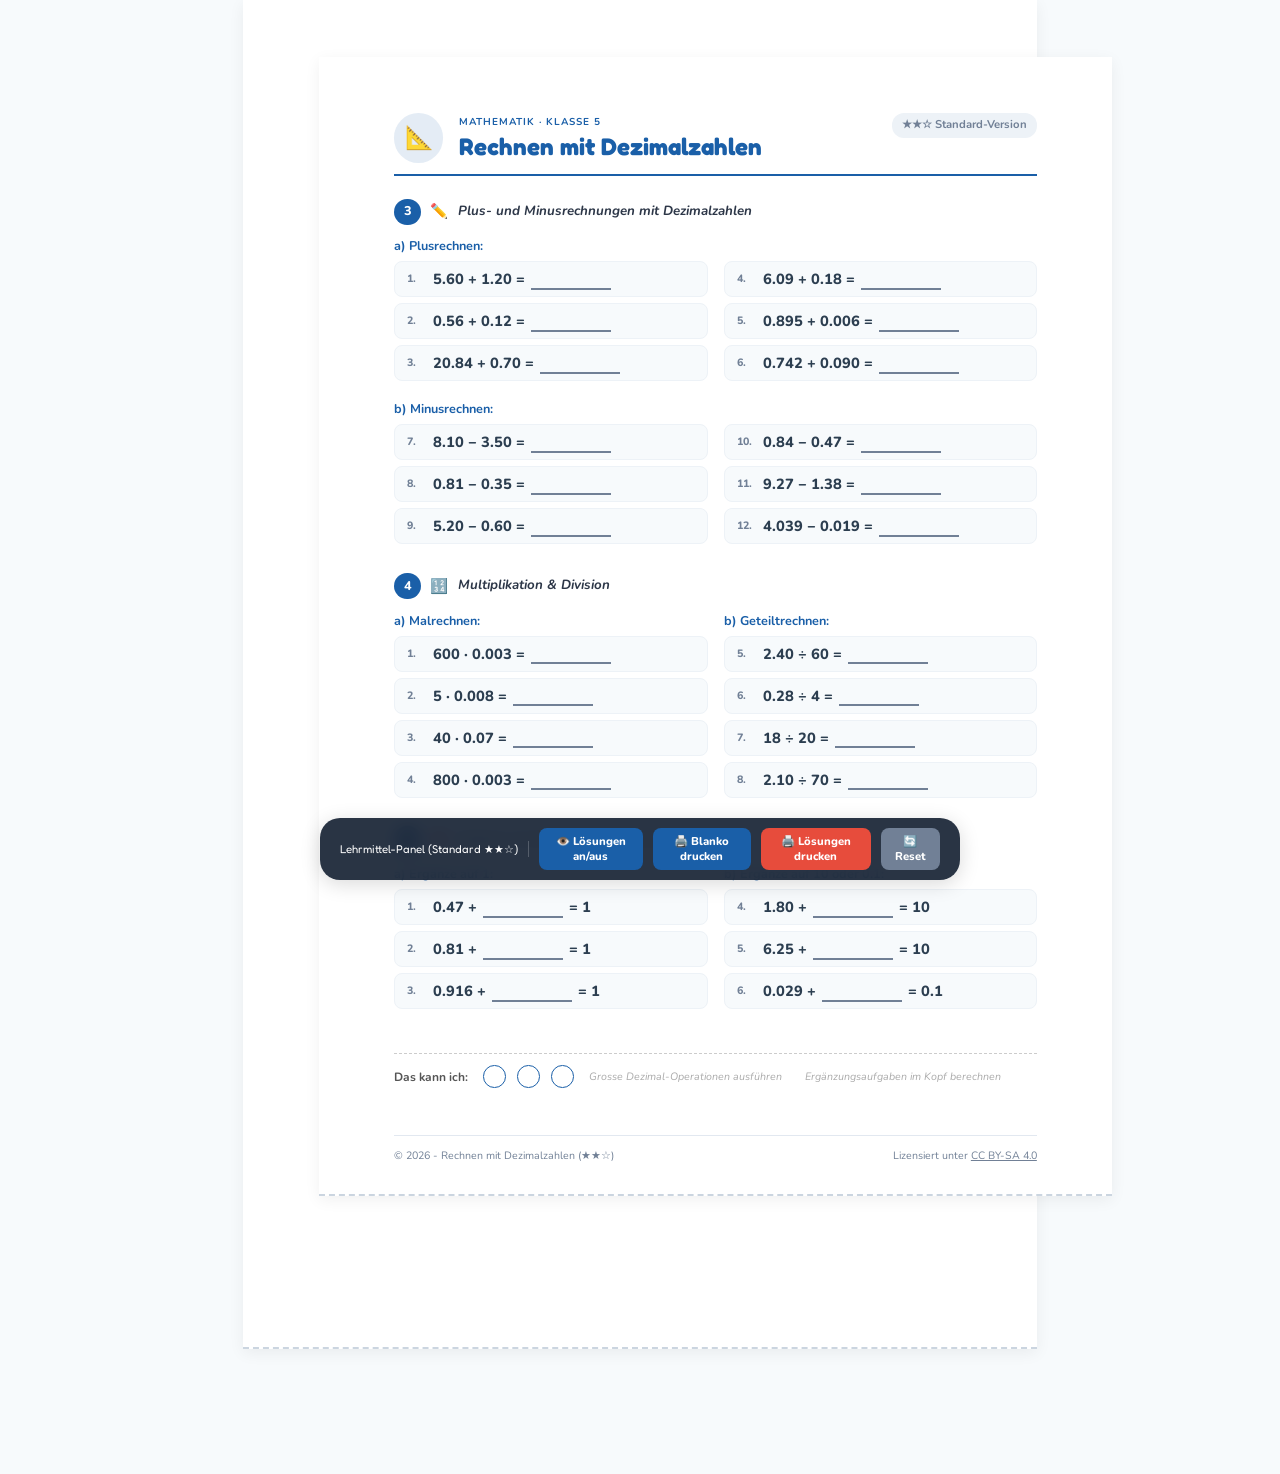
<file: mathematik/AB-Dezimal/dezimal_arbeitsblatt_standard.html>
<!DOCTYPE html>
<html lang="de">
<head>
<meta charset="UTF-8">
<meta name="viewport" content="width=device-width, initial-scale=1.0">
<title>Arbeitsblatt: Rechnen mit Dezimalzahlen (Standard)</title>
<link href="https://fonts.googleapis.com/css2?family=Fredoka+One&family=Nunito:wght@400;600;700;800;900&display=swap" rel="stylesheet">
<style>
/* =========================================
   TOKENS & RESET (Arbeitsblatt-Generator Standard)
   ========================================= */
*, *::before, *::after {
  box-sizing: border-box;
  margin: 0;
  padding: 0;
}
:root {
  --fach: #1a5fa8; /* Math Blue */
  --c-tipp: #f0b429;
  --c-tipp-bg: #fffbe6;
  --correct: #27ae60;
  --correct-bg: #eafaf1;
  --wrong: #e74c3c;
  --wrong-bg: #fef0f0;
  --dark: #2c3e50;
  --mid: #4a5568;
  --muted: #a0aec0;
}

@page {
  size: A4;
  margin: 15mm 20mm 28mm 20mm;
}

body {
  font-family: 'Nunito', sans-serif;
  color: var(--dark);
  line-height: 1.5;
  font-size: 11pt;
  background: #f7fafc;
  padding-bottom: 80px;
}

/* =========================================
   PAGE SYSTEM
   ========================================= */
.seite {
  background: white;
  width: 210mm;
  min-height: 297mm;
  margin: 0 auto 12mm auto;
  padding: 15mm 20mm 28mm 20mm;
  box-shadow: 0 4px 15px rgba(0,0,0,0.06);
  position: relative;
  page-break-after: always;
}
.seite:last-child {
  page-break-after: auto;
}

@media screen {
  .seite {
    border-bottom: 2.5px dashed #cbd5e0;
  }
}

@media print {
  body {
    background: white !important;
    padding-bottom: 0 !important;
    font-size: 10pt !important;
    -webkit-print-color-adjust: exact !important;
    print-color-adjust: exact !important;
  }
  .seite {
    width: 100% !important;
    height: 272mm !important;
    margin: 0 !important;
    padding: 0 !important;
    box-shadow: none !important;
    position: relative !important;
    page-break-after: always !important;
    box-sizing: border-box !important;
  }
  .print-btn, .teacher-panel, .score-header {
    display: none !important;
  }
  
  /* Zusammenhängende Elemente vor Seitenumbruch schützen */
  .aufgabe, .box, .chat-container, .sw-table-wrap, .steckbrief-box, .t-chart, .detektiv-box, .ich-kann, .ab-footer, .ab-header {
    break-inside: avoid !important;
    page-break-inside: avoid !important;
  }

  /* Platzsparende Optimierungen für den A4-Ausdruck */
  .ab-header {
    margin-bottom: 3mm !important;
  }
  .ab-linie {
    margin: 1.5mm 0 !important;
  }
  .ab-titel {
    font-size: 15pt !important;
  }
  .ab-untertitel {
    font-size: 8pt !important;
  }
  .ab-felder {
    font-size: 8pt !important;
    gap: 5mm !important;
  }
  .ab-feld {
    width: 30mm !important;
  }
  
  .aufgabe {
    margin: 3mm 0 4mm 0 !important;
  }
  .aufg-kopf {
    margin-bottom: 2mm !important;
  }
  .aufg-typ {
    font-size: 10pt !important;
  }
  .aufg-titel {
    font-size: 9pt !important;
  }
  
  .box {
    margin: 2mm 0 !important;
    padding: 2mm 3mm !important;
    font-size: 8.5pt !important;
  }
  
  .exercise-row {
    padding: 4px 8px !important;
    margin-bottom: 4px !important;
    font-size: 9.5pt !important;
  }
  
  .math-grid {
    gap: 8px 12px !important;
  }
  .sw-table-wrap {
    margin: 6px 0 !important;
  }
  .sw-table th, .sw-table td {
    padding: 5px !important;
  }
  .sw-table input.sw-input {
    width: 24px !important;
    height: 24px !important;
    font-size: 9.5pt !important;
  }
  
  .chat-container {
    padding: 10px !important;
    margin: 6px 0 !important;
  }
  .chat-bubble {
    padding: 6px 10px !important;
    margin-bottom: 8px !important;
    font-size: 8.5pt !important;
  }
  .steckbrief-box {
    padding: 10px !important;
    margin: 6px 0 !important;
    font-size: 9pt !important;
  }
  .steckbrief-clues {
    margin-bottom: 8px !important;
  }
  .t-chart {
    gap: 10px !important;
    margin: 6px 0 !important;
  }
  .detektiv-box {
    padding: 10px !important;
  }
  
  textarea.fill-in {
    height: 60px !important;
    font-size: 9pt !important;
    padding: 4px !important;
  }
  
  .ich-kann {
    position: absolute !important;
    bottom: 16mm !important;
    left: 20mm !important;
    right: 20mm !important;
    margin-top: 0 !important;
    padding-top: 2mm !important;
    font-size: 8pt !important;
    gap: 3mm !important;
    border-top: 1px dashed #ccc !important;
    background: white !important;
  }
  .ik-kreis {
    width: 5mm !important;
    height: 5mm !important;
  }
  
  .ab-footer {
    position: absolute !important;
    bottom: 6mm !important;
    left: 20mm !important;
    right: 20mm !important;
    font-size: 7.5pt !important;
    padding-top: 2mm !important;
    border-top: 1px solid #e2e8f0 !important;
    background: white !important;
  }
}

/* =========================================
   HEADER STYLE ( arbeitsblatt-generator mandatory )
   ========================================= */
.ab-header {
  margin-bottom: 6mm;
  break-inside: avoid;
}
.ab-header-top {
  display: flex;
  justify-content: space-between;
  align-items: flex-start;
  margin-bottom: 3mm;
}
.ab-header-left {
  display: flex;
  align-items: center;
  gap: 4mm;
}
.ab-icon {
  width: 13mm;
  height: 13mm;
  border-radius: 50%;
  flex-shrink: 0;
  background: color-mix(in srgb, var(--fach) 12%, white);
  display: flex;
  align-items: center;
  justify-content: center;
  font-size: 17pt;
}
.ab-fach-label {
  display: block;
  font-size: 7.5pt;
  font-weight: 700;
  letter-spacing: 1px;
  text-transform: uppercase;
  color: var(--fach);
  margin-bottom: 1mm;
}
.ab-titel {
  font-family: 'Fredoka One', cursive;
  font-size: 18pt;
  font-weight: 900;
  color: var(--fach);
  margin: 0;
  line-height: 1.1;
}
.ab-untertitel {
  font-size: 9pt;
  color: #555;
  font-style: italic;
  margin: 1mm 0 0 0;
}
.ab-niveau {
  font-size: 8.5pt;
  color: #718096;
  font-weight: 700;
  background: #edf2f7;
  padding: 4px 10px;
  border-radius: 12px;
  white-space: nowrap;
}
.niveau-badge {
  color: #718096;
  font-size: 8.5pt;
  font-weight: 700;
}
@media print {
  .ab-niveau { display: none !important; }
}
.ab-linie {
  border: none;
  border-top: 2.5px solid var(--fach);
  margin: 2mm 0;
}
.ab-felder {
  display: flex;
  gap: 10mm;
  font-size: 9pt;
  color: #4a5568;
}
.ab-feld {
  display: inline-block;
  width: 40mm;
  border-bottom: 1px solid #718096;
  margin-left: 1.5mm;
  height: 15px;
}

/* =========================================
   COMPONENTS: AUFGABE HEADER
   ========================================= */
.aufgabe {
  margin: 5mm 0 6mm 0;
  break-inside: avoid;
}
.aufg-kopf {
  display: flex;
  align-items: center;
  gap: 2.5mm;
  margin-bottom: 3mm;
}
.aufg-nr {
  width: 7mm;
  height: 7mm;
  border-radius: 50%;
  flex-shrink: 0;
  background: var(--fach);
  color: white;
  display: flex;
  align-items: center;
  justify-content: center;
  font-weight: 800;
  font-size: 9.5pt;
  line-height: 1;
}
.aufg-typ {
  font-size: 11pt;
  line-height: 1;
}
.aufg-titel {
  font-style: italic;
  font-size: 10pt;
  font-weight: 700;
  color: #2d3748;
}

/* =========================================
   BOXEN SYSTEM
   ========================================= */
.box {
  display: flex;
  align-items: flex-start;
  gap: 3mm;
  border-radius: 6px;
  padding: 3mm 4mm;
  margin: 4mm 0;
  font-size: 9.5pt;
  break-inside: avoid;
}
.box-icon {
  font-size: 11pt;
  line-height: 1.3;
  flex-shrink: 0;
}
.box-inhalt {
  flex: 1;
  line-height: 1.4;
}
.box-tipp { background: var(--c-tipp-bg); border-left: 3px solid var(--c-tipp); }
.box-merk { background: color-mix(in srgb, var(--fach) 8%, white); border-left: 3px solid var(--fach); }

/* =========================================
   EXERCISE LAYOUT & TABLES
   ========================================= */
.math-grid {
  display: grid;
  grid-template-columns: 1fr 1fr;
  gap: 16px;
}
.exercise-row {
  display: flex;
  align-items: center;
  gap: 6px;
  font-family: 'Nunito', monospace;
  font-weight: 800;
  font-size: 11pt;
  background: #f7fafc;
  padding: 6px 12px;
  border-radius: 8px;
  border: 1px solid #edf2f7;
  margin-bottom: 6px;
}
.exercise-row span.num {
  color: #718096;
  width: 20px;
  font-size: 8pt;
  font-family: 'Nunito', sans-serif;
}
input.fill-in {
  width: 80px;
  text-align: center;
  font-family: 'Nunito', sans-serif;
  font-weight: 800;
  font-size: 10.5pt;
  border: none;
  border-bottom: 2px solid #718096;
  background: transparent;
  color: var(--dark);
  outline: none;
  padding: 0 4px;
}
input.fill-in:focus {
  border-color: var(--fach);
  background: rgba(26, 95, 168, 0.04);
}
input.fill-in.correct-ans {
  border-color: var(--correct) !important;
  color: var(--correct) !important;
  background: var(--correct-bg) !important;
}
input.fill-in.wrong-ans {
  border-color: var(--wrong) !important;
  color: var(--wrong) !important;
  background: var(--wrong-bg) !important;
}

/* Stellenwerttafel Grid */
.sw-table-wrap {
  overflow-x: auto;
  margin: 10px 0;
  border-radius: 8px;
  border: 1.5px solid #cbd5e0;
}
.sw-table {
  width: 100%;
  border-collapse: collapse;
  min-width: 450px;
}
.sw-table th, .sw-table td {
  padding: 8px;
  text-align: center;
  border: 1px solid #cbd5e0;
}
.sw-table th {
  background: #edf2f7;
  font-size: 8.5pt;
  font-weight: 800;
}
.sw-table td.num-col {
  background: #f7fafc;
  font-weight: 800;
  font-size: 10pt;
}
.sw-table input.sw-input {
  width: 28px;
  height: 28px;
  text-align: center;
  font-family: 'Fredoka One', cursive;
  font-size: 11pt;
  border: 1.5px solid #cbd5e0;
  border-radius: 4px;
  outline: none;
}
.sw-table input.sw-input.correct-ans {
  border-color: var(--correct) !important;
  background: var(--correct-bg) !important;
  color: var(--correct) !important;
}
.sw-table input.sw-input.wrong-ans {
  border-color: var(--wrong) !important;
  background: var(--wrong-bg) !important;
  color: var(--wrong) !important;
}

/* Text-Task Card Styles */
.text-tasks {
  display: grid;
  grid-template-columns: 1fr 1fr;
  gap: 12px;
  margin: 8px 0;
}
.text-task-card {
  background: #f7fafc;
  border: 1px solid #e2e8f0;
  border-radius: 8px;
  padding: 10px 14px;
}
.text-task-card p {
  font-weight: 800;
  font-size: 9.5pt;
  margin-bottom: 6px;
}
.text-task-card p u {
  text-decoration: underline;
  text-decoration-color: var(--c-tipp);
  text-decoration-thickness: 2.5px;
}
.text-task-card input.fill-in {
  width: 100%;
  text-align: left;
}

/* =========================================
   WILD CARD: STECKBRIEF (Mystery Number)
   ========================================= */
.steckbrief-box {
  background: #fdfaf2;
  border: 2px solid var(--c-tipp);
  border-radius: 12px;
  padding: 16px;
  margin: 12px 0;
  break-inside: avoid;
}
.steckbrief-title {
  font-family: 'Fredoka One', cursive;
  font-size: 11pt;
  color: #c07a1a;
  margin-bottom: 8px;
  display: flex;
  align-items: center;
  gap: 6px;
}
.steckbrief-clues {
  font-size: 9.5pt;
  line-height: 1.6;
  margin-bottom: 12px;
}
.steckbrief-answer {
  display: flex;
  align-items: center;
  gap: 8px;
  font-weight: 800;
  font-size: 10.5pt;
}

/* =========================================
   ICH KANN LEISTE
   ========================================= */
.ich-kann {
  display: flex;
  align-items: center;
  gap: 4mm;
  margin-top: 6mm;
  padding-top: 3mm;
  border-top: 1px dashed #ccc;
  font-size: 9pt;
  color: #555;
  break-inside: avoid;
}
.ich-kann-label {
  font-weight: 700;
  white-space: nowrap;
}
.ich-kann-kreise {
  display: flex;
  gap: 3mm;
}
.ik-kreis {
  width: 6mm;
  height: 6mm;
  border-radius: 50%;
  border: 1.5px solid var(--fach);
  display: inline-block;
}
.ich-kann-skala {
  display: flex;
  gap: 6mm;
  font-size: 8pt;
  color: #aaa;
  font-style: italic;
}

/* =========================================
   FOOTER (CC BY-SA 4.0)
   ========================================= */
.ab-footer {
  position: absolute;
  bottom: 8mm;
  left: 20mm;
  right: 20mm;
  display: flex;
  justify-content: space-between;
  align-items: center;
  font-size: 8pt;
  color: #718096;
  border-top: 1px solid #e2e8f0;
  padding-top: 3mm;
  break-inside: avoid;
}
.ab-footer a {
  color: inherit;
  text-decoration: underline;
}

/* =========================================
   FLOATING TEACHER PANEL
   ========================================= */
.teacher-panel {
  position: fixed;
  bottom: 20px;
  left: 50%;
  transform: translateX(-50%);
  background: rgba(30, 42, 58, 0.95);
  backdrop-filter: blur(8px);
  padding: 10px 20px;
  border-radius: 20px;
  box-shadow: 0 4px 20px rgba(0,0,0,0.15);
  display: flex;
  gap: 10px;
  z-index: 999;
  align-items: center;
}
.teacher-panel-title {
  color: white;
  font-family: 'Fredoka One', cursive;
  font-size: 8.5pt;
  border-right: 1.5px solid rgba(255,255,255,0.2);
  padding-right: 10px;
  white-space: nowrap;
}
.btn-teacher {
  border: none;
  font-family: 'Nunito', sans-serif;
  font-weight: 800;
  font-size: 8.5pt;
  padding: 6px 12px;
  border-radius: 8px;
  cursor: pointer;
  color: white;
}
.btn-teacher-sec { background: var(--fach); }
.btn-teacher-pri { background: var(--wrong); }
.btn-teacher-reset { background: #718096; }

/* Solutions screen / print behaviors */
.solutions-watermark {
  display: none;
  background: var(--wrong);
  color: white;
  text-align: center;
  font-family: 'Fredoka One', cursive;
  font-size: 1.1rem;
  padding: 8px;
  border-radius: 6px;
  margin-bottom: 12px;
}
body.show-solutions-mode .solutions-watermark {
  display: block;
}

@media print {
  input.fill-in {
    border: none !important;
    border-bottom: 1px dashed #555 !important;
    color: transparent !important;
  }
  .sw-table input.sw-input {
    border: 1px solid #777 !important;
    color: transparent !important;
  }
  
  body.print-solutions-active input.fill-in,
  body.show-solutions-mode input.fill-in {
    color: #d32f2f !important;
    font-weight: bold !important;
    border-bottom: 1px solid #d32f2f !important;
  }
  body.print-solutions-active .sw-table input.sw-input,
  body.show-solutions-mode .sw-table input.sw-input {
    color: #d32f2f !important;
    font-weight: bold !important;
    border: 1px solid #d32f2f !important;
    background: #ffebee !important;
  }
  body.print-solutions-active .solutions-watermark {
    display: block !important;
    background: #d32f2f !important;
    color: white !important;
  }
}
</style>
</head>
<body>

<!-- =========================================
     SEITE 1: DEZIMALSTELLEN & STELLENWERT
     ========================================= -->
<div class="seite">

  <!-- Solutions Sheet Watermark Banner -->
  <div class="solutions-watermark" id="watermark">
    🏆 LÖSUNGSBLATT – RECHNEN MIT DEZIMALZAHLEN (STANDARD-NIVEAU) 🏆
   <!-- Mandatory standard header -->
  <header class="ab-header">
    <div class="ab-header-top">
      <div class="ab-header-left">
        <div class="ab-icon">📐</div>
        <div class="ab-meta">
          <span class="ab-fach-label">MATHEMATIK · KLASSE 5</span>
          <h1 class="ab-titel">Rechnen mit Dezimalzahlen</h1>
          <p class="ab-untertitel">Wie helfen uns analoge Rechnungen beim Rechnen mit Kommastellen?</p>
        </div>
      </div>
      <div class="ab-niveau"><span class="niveau-badge">★★☆ Standard-Version</span></div>
    </div>
    <hr class="ab-linie">
    <div class="ab-felder">
      <span>Name: <span class="ab-feld"></span></span>
      <span>Klasse: <span class="ab-feld"></span></span>
      <span>Datum: <span class="ab-feld"></span></span>
    </div>
  </header>

  <!-- AUFGABE 1: STELLENWERTTAFEL -->
  <div class="aufgabe" id="task-1">
    <div class="aufg-kopf">
      <span class="aufg-nr">1</span>
      <span class="aufg-typ">🔢</span>
      <span class="aufg-titel">Stellenwerttafel &amp; Wertziffern</span>
    </div>

    <!-- 1a) Tabelle eintragen -->
    <div style="font-size:9.5pt; font-weight:700; color:#333; margin-bottom:6px;">a) Trage die Ziffern der Dezimalzahlen richtig ein:</div>
    <div class="sw-table-wrap">
      <table class="sw-table">
        <thead>
          <tr>
            <th>Dezimalzahl</th>
            <th>Z (Zehner)</th>
            <th>E (Einer)</th>
            <th style="color:#718096">.</th>
            <th>z (Zehntel)</th>
            <th>h (Hundertstel)</th>
            <th>t (Tausendstel)</th>
          </tr>
        </thead>
        <tbody>
          <!-- 3.05 -->
          <tr>
            <td class="num-col">3.05</td>
            <td><input type="text" class="sw-input" maxlength="1" data-ans="" id="sw-1-z"></td>
            <td><input type="text" class="sw-input" maxlength="1" data-ans="3" id="sw-1-e"></td>
            <td style="color:#718096; font-weight:800">.</td>
            <td><input type="text" class="sw-input" maxlength="1" data-ans="0" id="sw-1-zh"></td>
            <td><input type="text" class="sw-input" maxlength="1" data-ans="5" id="sw-1-h"></td>
            <td><input type="text" class="sw-input" maxlength="1" data-ans="" id="sw-1-t"></td>
          </tr>
          <!-- 20.80 -->
          <tr>
            <td class="num-col">20.80</td>
            <td><input type="text" class="sw-input" maxlength="1" data-ans="2" id="sw-2-z"></td>
            <td><input type="text" class="sw-input" maxlength="1" data-ans="0" id="sw-2-e"></td>
            <td style="color:#718096; font-weight:800">.</td>
            <td><input type="text" class="sw-input" maxlength="1" data-ans="8" id="sw-2-zh"></td>
            <td><input type="text" class="sw-input" maxlength="1" data-ans="0" id="sw-2-h"></td>
            <td><input type="text" class="sw-input" maxlength="1" data-ans="" id="sw-2-t"></td>
          </tr>
          <!-- 0.09 -->
          <tr>
            <td class="num-col">0.09</td>
            <td><input type="text" class="sw-input" maxlength="1" data-ans="" id="sw-3-z"></td>
            <td><input type="text" class="sw-input" maxlength="1" data-ans="0" id="sw-3-e"></td>
            <td style="color:#718096; font-weight:800">.</td>
            <td><input type="text" class="sw-input" maxlength="1" data-ans="0" id="sw-3-zh"></td>
            <td><input type="text" class="sw-input" maxlength="1" data-ans="9" id="sw-3-h"></td>
            <td><input type="text" class="sw-input" maxlength="1" data-ans="" id="sw-3-t"></td>
          </tr>
        </tbody>
      </table>
    </div>

    <!-- 1b) Wert bestimmen -->
    <div style="font-size:9.5pt; font-weight:700; color:#333; margin:12px 0 6px 0;">b) Welchen Wert hat die unterstrichene Ziffer? (Schreibe als Stellenwert-Wort):</div>
    <div class="text-tasks">
      <div class="text-task-card">
        <p>Dezimalzahl 3.0<u>5</u></p>
        <input type="text" class="fill-in" style="width: 100%" placeholder="Antwort..." data-ans="Hundertstel" data-alt-ans="5 Hundertstel|0.05|0,05" id="val-1-1">
      </div>
      <div class="text-task-card">
        <p>Dezimalzahl 2<u>0</u>.80</p>
        <input type="text" class="fill-in" style="width: 100%" placeholder="Antwort..." data-ans="Einer" data-alt-ans="0 Einer|0" id="val-1-2">
      </div>
      <div class="text-task-card">
        <p>Dezimalzahl <u>4</u>.30</p>
        <input type="text" class="fill-in" style="width: 100%" placeholder="Antwort..." data-ans="Einer" data-alt-ans="4 Einer|4" id="val-1-3">
      </div>
      <div class="text-task-card">
        <p>Dezimalzahl 0.0<u>9</u></p>
        <input type="text" class="fill-in" style="width: 100%" placeholder="Antwort..." data-ans="Hundertstel" data-alt-ans="9 Hundertstel|0.09|0,09" id="val-1-4">
      </div>
    </div>
  </div>

  <!-- KREATIV WILD CARD: ZAHLEN-STECKBRIEF -->
  <div class="aufgabe" id="task-2">
    <div class="aufg-kopf">
      <span class="aufg-nr">2</span>
      <span class="aufg-typ">🧠</span>
      <span class="aufg-titel">Mathematischer Steckbrief: Finde die gesuchte Dezimalzahl.</span>
    </div>

    <div class="steckbrief-box">
      <div class="steckbrief-title">🕵️‍♂️ Wer bin ich?</div>
      <div class="steckbrief-clues">
        - Ich bin eine Dezimalzahl mit genau 2 Stellen nach dem Punkt.<br>
        - Meine Einer-Stelle ist die Ziffer <strong>4</strong>.<br>
        - Meine Zehntel-Stelle ist halb so gross wie meine Einer-Stelle.<br>
        - An der Hundertstel-Stelle habe ich die Ziffer <strong>3</strong>.<br>
        - Meine Zehner-Stelle ist <strong>0</strong>.
      </div>
      <div class="steckbrief-answer">
        <span>Die gesuchte Dezimalzahl lautet:</span>
        <input type="text" class="fill-in" style="width: 100px; font-weight:800;" data-ans="4.23" data-alt-ans="4,23" id="steckbrief-ans">
      </div>
    </div>
  </div>

  <!-- Ich kann Leiste am Ende von Seite 1 -->
  <div class="ich-kann">
    <span class="ich-kann-label">Das kann ich:</span>
    <div class="ich-kann-kreise">
      <span class="ik-kreis"></span>
      <span class="ik-kreis"></span>
      <span class="ik-kreis"></span>
    </div>
    <span class="ich-kann-skala">
      <span>Stellenwerte eintragen</span>
      <span>Zahlen-Rätsel lösen</span>
    </span>
  </div>

  <!-- CC OER Footer -->
  <footer class="ab-footer">
    <span>© 2026 - Rechnen mit Dezimalzahlen (★★☆)</span>
    <span>Lizensiert unter <a href="https://creativecommons.org/licenses/by-sa/4.0/deed.de">CC BY-SA 4.0</a></span>
  </footer>

</div><!-- /seite 1 -->

<!-- =========================================
     SEITE 2: ADDITION, SUBTRAKTION & MULTIPLIKATION
     ========================================= -->
<div class="seite">

  <!-- Solutions Sheet Watermark Banner Page 2 -->
  <div class="solutions-watermark">
    🏆 LÖSUNGSBLATT – RECHNEN MIT DEZIMALZAHLEN (STANDARD-NIVEAU) 🏆
  </div>

  <!-- Kopfzeile auf Seite 2 -->
  <header class="ab-header">
    <div class="ab-header-top">
      <div class="ab-header-left">
        <div class="ab-icon">📐</div>
        <div class="ab-meta">
          <span class="ab-fach-label">MATHEMATIK · KLASSE 5</span>
          <h1 class="ab-titel">Rechnen mit Dezimalzahlen</h1>
        </div>
      </div>
      <div class="ab-niveau"><span class="niveau-badge">★★☆ Standard-Version</span></div>
    </div>
    <hr class="ab-linie">
  </header>

  <!-- AUFGABE 3: ADDITION & SUBTRAKTION -->
  <div class="aufgabe" id="task-3">
    <div class="aufg-kopf">
      <span class="aufg-nr">3</span>
      <span class="aufg-typ">✏️</span>
      <span class="aufg-titel">Plus- und Minusrechnungen mit Dezimalzahlen</span>
    </div>

    <!-- 3a) Additionen -->
    <div style="font-size:9.5pt; font-weight:700; color:var(--fach); margin-bottom:6px;">a) Plusrechnen:</div>
    <div class="math-grid" style="margin-bottom:12px;">
      <div class="exercise-list">
        <div class="exercise-row"><span class="num">1.</span> 5.60 + 1.20 = <input type="text" class="fill-in" data-ans="6.80" data-alt-ans="6.8|6,80|6,8" id="add-1"></div>
        <div class="exercise-row"><span class="num">2.</span> 0.56 + 0.12 = <input type="text" class="fill-in" data-ans="0.68" data-alt-ans="0,68" id="add-2"></div>
        <div class="exercise-row"><span class="num">3.</span> 20.84 + 0.70 = <input type="text" class="fill-in" data-ans="21.54" data-alt-ans="21,54" id="add-3"></div>
      </div>
      <div class="exercise-list">
        <div class="exercise-row"><span class="num">4.</span> 6.09 + 0.18 = <input type="text" class="fill-in" data-ans="6.27" data-alt-ans="6,27" id="add-4"></div>
        <div class="exercise-row"><span class="num">5.</span> 0.895 + 0.006 = <input type="text" class="fill-in" data-ans="0.901" data-alt-ans="0,901" id="add-5"></div>
        <div class="exercise-row"><span class="num">6.</span> 0.742 + 0.090 = <input type="text" class="fill-in" data-ans="0.832" data-alt-ans="0,832" id="add-6"></div>
      </div>
    </div>

    <!-- 3b) Subtraktionen -->
    <div style="font-size:9.5pt; font-weight:700; color:var(--fach); margin-bottom:6px;">b) Minusrechnen:</div>
    <div class="math-grid">
      <div class="exercise-list">
        <div class="exercise-row"><span class="num">7.</span> 8.10 − 3.50 = <input type="text" class="fill-in" data-ans="4.60" data-alt-ans="4.6|4,60|4,6" id="sub-1"></div>
        <div class="exercise-row"><span class="num">8.</span> 0.81 − 0.35 = <input type="text" class="fill-in" data-ans="0.46" data-alt-ans="0,46" id="sub-2"></div>
        <div class="exercise-row"><span class="num">9.</span> 5.20 − 0.60 = <input type="text" class="fill-in" data-ans="4.60" data-alt-ans="4.6|4,60|4,6" id="sub-3"></div>
      </div>
      <div class="exercise-list">
        <div class="exercise-row"><span class="num">10.</span> 0.84 − 0.47 = <input type="text" class="fill-in" data-ans="0.37" data-alt-ans="0,37" id="sub-4"></div>
        <div class="exercise-row"><span class="num">11.</span> 9.27 − 1.38 = <input type="text" class="fill-in" data-ans="7.89" data-alt-ans="7,89" id="sub-5"></div>
        <div class="exercise-row"><span class="num">12.</span> 4.039 − 0.019 = <input type="text" class="fill-in" data-ans="4.02" data-alt-ans="4.020|4,02" id="sub-6"></div>
      </div>
    </div>
  </div>

  <!-- AUFGABE 4: MULTIPLIKATION & DIVISION -->
  <div class="aufgabe" id="task-4">
    <div class="aufg-kopf">
      <span class="aufg-nr">4</span>
      <span class="aufg-typ">🔢</span>
      <span class="aufg-titel">Multiplikation &amp; Division</span>
    </div>

    <div class="math-grid">
      <!-- Mult -->
      <div>
        <div style="font-size:9.5pt; font-weight:700; color:var(--fach); margin-bottom:6px;">a) Malrechnen:</div>
        <div class="exercise-list">
          <div class="exercise-row"><span class="num">1.</span> 600 · 0.003 = <input type="text" class="fill-in" data-ans="1.80" data-alt-ans="1.8|1,80|1,8" id="mult-1"></div>
          <div class="exercise-row"><span class="num">2.</span> 5 · 0.008 = <input type="text" class="fill-in" data-ans="0.04" data-alt-ans="0,04" id="mult-2"></div>
          <div class="exercise-row"><span class="num">3.</span> 40 · 0.07 = <input type="text" class="fill-in" data-ans="2.80" data-alt-ans="2.8|2,80|2,8" id="mult-3"></div>
          <div class="exercise-row"><span class="num">4.</span> 800 · 0.003 = <input type="text" class="fill-in" data-ans="2.40" data-alt-ans="2.4|2,40|2,4" id="mult-4"></div>
        </div>
      </div>
      
      <!-- Div -->
      <div>
        <div style="font-size:9.5pt; font-weight:700; color:var(--fach); margin-bottom:6px;">b) Geteiltrechnen:</div>
        <div class="exercise-list">
          <div class="exercise-row"><span class="num">5.</span> 2.40 ÷ 60 = <input type="text" class="fill-in" data-ans="0.04" data-alt-ans="0,04" id="div-1"></div>
          <div class="exercise-row"><span class="num">6.</span> 0.28 ÷ 4 = <input type="text" class="fill-in" data-ans="0.07" data-alt-ans="0,07" id="div-2"></div>
          <div class="exercise-row"><span class="num">7.</span> 18 ÷ 20 = <input type="text" class="fill-in" data-ans="0.90" data-alt-ans="0.9|0,90|0,9" id="div-3"></div>
          <div class="exercise-row"><span class="num">8.</span> 2.10 ÷ 70 = <input type="text" class="fill-in" data-ans="0.03" data-alt-ans="0,03" id="div-4"></div>
        </div>
      </div>
    </div>
  </div>

  <!-- AUFGABE 5: ERGÄNZEN -->
  <div class="aufgabe" id="task-5">
    <div class="aufg-kopf">
      <span class="aufg-nr">5</span>
      <span class="aufg-typ">🎯</span>
      <span class="aufg-titel">Ergänze auf die nächste runde Zahl.</span>
    </div>

    <div class="math-grid">
      <!-- 5a) Auf 1 -->
      <div>
        <div style="font-size:9.5pt; font-weight:700; color:var(--fach); margin-bottom:6px;">a) Ergänze auf 1:</div>
        <div class="exercise-list">
          <div class="exercise-row"><span class="num">1.</span> 0.47 + <input type="text" class="fill-in" data-ans="0.53" data-alt-ans="0,53" id="erg-1"> = 1</div>
          <div class="exercise-row"><span class="num">2.</span> 0.81 + <input type="text" class="fill-in" data-ans="0.19" data-alt-ans="0,19" id="erg-2"> = 1</div>
          <div class="exercise-row"><span class="num">3.</span> 0.916 + <input type="text" class="fill-in" data-ans="0.084" data-alt-ans="0,084" id="erg-3"> = 1</div>
        </div>
      </div>
      
      <!-- 5b) Auf 10 & 0.1 -->
      <div>
        <div style="font-size:9.5pt; font-weight:700; color:var(--fach); margin-bottom:6px;">b) Ergänze auf 10 oder 0.1:</div>
        <div class="exercise-list">
          <div class="exercise-row"><span class="num">4.</span> 1.80 + <input type="text" class="fill-in" data-ans="8.20" data-alt-ans="8.2|8,20|8,2" id="erg-4"> = 10</div>
          <div class="exercise-row"><span class="num">5.</span> 6.25 + <input type="text" class="fill-in" data-ans="3.75" data-alt-ans="3,75" id="erg-5"> = 10</div>
          <div class="exercise-row"><span class="num">6.</span> 0.029 + <input type="text" class="fill-in" data-ans="0.071" data-alt-ans="0,071" id="erg-6"> = 0.1</div>
        </div>
      </div>
    </div>
  </div>

  <!-- Ich kann Leiste am Ende von Seite 2 -->
  <div class="ich-kann" style="margin-top: 10mm;">
    <span class="ich-kann-label">Das kann ich:</span>
    <div class="ich-kann-kreise">
      <span class="ik-kreis"></span>
      <span class="ik-kreis"></span>
      <span class="ik-kreis"></span>
    </div>
    <span class="ich-kann-skala">
      <span>Grosse Dezimal-Operationen ausführen</span>
      <span>Ergänzungsaufgaben im Kopf berechnen</span>
    </span>
  </div>

  <!-- CC OER Footer Page 2 -->
  <footer class="ab-footer">
    <span>© 2026 - Rechnen mit Dezimalzahlen (★★☆)</span>
    <span>Lizensiert unter <a href="https://creativecommons.org/licenses/by-sa/4.0/deed.de">CC BY-SA 4.0</a></span>
  </footer>

</div><!-- /seite 2 -->

<!-- =========================================
     FLOATING TEACHER CONTROL PANEL (Screen Only)
     ========================================= -->
<div class="teacher-panel">
  <div class="teacher-panel-title"> Lehrmittel-Panel (Standard ★★☆)</div>
  <button class="btn-teacher btn-teacher-sec" onclick="toggleSolutionsOnScreen()">👁️ Lösungen an/aus</button>
  <button class="btn-teacher btn-teacher-sec" onclick="printBlankWorksheet()">🖨️ Blanko drucken</button>
  <button class="btn-teacher btn-teacher-pri" onclick="printSolutionsWorksheet()">🖨️ Lösungen drucken</button>
  <button class="btn-teacher btn-teacher-reset" onclick="resetAllWorksheet()">🔄 Reset</button>
</div>

<script>
// Safe storage wrapper functions
function safeGetItem(key) { try { return localStorage.getItem(key); } catch (e) { return null; } }
function safeSetItem(key, value) { try { localStorage.setItem(key, value); } catch (e) {} }
function safeRemoveItem(key) { try { localStorage.removeItem(key); } catch (e) {} }
function safeClear() { try { localStorage.clear(); } catch (e) {} }

const SECTIONS = {
  'task-1': {
    inputs: [
      'sw-1-z', 'sw-1-e', 'sw-1-zh', 'sw-1-h', 'sw-1-t',
      'sw-2-z', 'sw-2-e', 'sw-2-zh', 'sw-2-h', 'sw-2-t',
      'sw-3-z', 'sw-3-e', 'sw-3-zh', 'sw-3-h', 'sw-3-t',
      'val-1-1', 'val-1-2', 'val-1-3', 'val-1-4'
    ]
  },
  'task-2': {
    inputs: ['steckbrief-ans']
  },
  'task-3': {
    inputs: [
      'add-1', 'add-2', 'add-3', 'add-4', 'add-5', 'add-6',
      'sub-1', 'sub-2', 'sub-3', 'sub-4', 'sub-5', 'sub-6'
    ]
  },
  'task-4': {
    inputs: [
      'mult-1', 'mult-2', 'mult-3', 'mult-4',
      'div-1', 'div-2', 'div-3', 'div-4'
    ]
  },
  'task-5': {
    inputs: ['erg-1', 'erg-2', 'erg-3', 'erg-4', 'erg-5', 'erg-6']
  }
};

function checkSectionInputs() {
  Object.values(SECTIONS).forEach(section => {
    section.inputs.forEach(id => {
      const el = document.getElementById(id);
      if (!el) return;

      el.classList.remove('correct-ans', 'wrong-ans');
      const val = el.value.trim().toLowerCase();
      if (val === '') return;

      const normalizedVal = val.replace(',', '.');
      const mainAns = (el.dataset.ans || "").trim().toLowerCase().replace(',', '.');

      let altMatches = false;
      if (el.dataset.altAns) {
        const alternatives = el.dataset.altAns.split('|').map(s => s.trim().toLowerCase().replace(',', '.'));
        if (alternatives.includes(normalizedVal)) {
          altMatches = true;
        }
      }

      if (normalizedVal === mainAns || altMatches) {
        el.classList.add('correct-ans');
      } else {
        el.classList.add('wrong-ans');
      }
    });
  });
}

function saveProgress() {
  Object.values(SECTIONS).forEach(section => {
    section.inputs.forEach(id => {
      const el = document.getElementById(id);
      if (el && el.value.trim() !== '') {
        safeSetItem(`wa_s_${id}`, el.value);
      } else if (el) {
        safeRemoveItem(`wa_s_${id}`);
      }
    });
  });
}

function restoreProgress() {
  Object.values(SECTIONS).forEach(section => {
    section.inputs.forEach(id => {
      const saved = safeGetItem(`wa_s_${id}`);
      const el = document.getElementById(id);
      if (el && saved) {
        el.value = saved;
      }
    });
  });
  checkSectionInputs();
}

let showSolutionsMode = false;
function toggleSolutionsOnScreen() {
  showSolutionsMode = !showSolutionsMode;
  const body = document.body;
  const watermarks = document.querySelectorAll('.solutions-watermark');

  if (showSolutionsMode) {
    body.classList.add('show-solutions-mode');
    watermarks.forEach(w => {
      w.textContent = "🏆 LÖSUNGSBLATT – RECHNEN MIT DEZIMALZAHLEN (STANDARD) – LEHRPERSONEN-ANSICHT 🏆";
    });

    Object.values(SECTIONS).forEach(section => {
      section.inputs.forEach(id => {
        const el = document.getElementById(id);
        if (el && el.dataset.ans !== undefined && el.dataset.ans !== "") {
          el.value = el.dataset.ans;
          el.classList.add('correct-ans');
        }
      });
    });
  } else {
    body.classList.remove('show-solutions-mode');
    watermarks.forEach(w => {
      w.textContent = "🏆 LÖSUNGSBLATT – RECHNEN MIT DEZIMALZAHLEN (STANDARD-NIVEAU) 🏆";
    });

    Object.values(SECTIONS).forEach(section => {
      section.inputs.forEach(id => {
        const el = document.getElementById(id);
        if (el) {
          el.value = safeGetItem(`wa_s_${id}`) || '';
          el.classList.remove('correct-ans', 'wrong-ans');
        }
      });
    });
  }
  checkSectionInputs();
}

function resetAllWorksheet() {
  if (confirm("Möchtest du das gesamte Arbeitsblatt zurücksetzen?")) {
    Object.values(SECTIONS).forEach(section => {
      section.inputs.forEach(id => {
        const el = document.getElementById(id);
        if (el) el.value = '';
        safeRemoveItem(`wa_s_${id}`);
      });
    });
    if (showSolutionsMode) toggleSolutionsOnScreen();
    checkSectionInputs();
  }
}

function printBlankWorksheet() {
  document.body.classList.remove('print-solutions-active');
  window.print();
}

function printSolutionsWorksheet() {
  const tempValues = {};
  Object.values(SECTIONS).forEach(section => {
    section.inputs.forEach(id => {
      const el = document.getElementById(id);
      if (el) {
        tempValues[id] = el.value;
        if (el.dataset.ans !== undefined && el.dataset.ans !== "") {
          el.value = el.dataset.ans;
        }
      }
    });
  });

  document.body.classList.add('print-solutions-active');

  setTimeout(() => {
    window.print();
    document.body.classList.remove('print-solutions-active');
    Object.values(SECTIONS).forEach(section => {
      section.inputs.forEach(id => {
        const el = document.getElementById(id);
        if (el) {
          el.value = tempValues[id];
        }
      });
    });
    checkSectionInputs();
  }, 100);
}

window.addEventListener('load', () => {
  restoreProgress();
  Object.values(SECTIONS).forEach(section => {
    section.inputs.forEach(id => {
      const el = document.getElementById(id);
      if (el) {
        el.addEventListener('input', () => {
          saveProgress();
          checkSectionInputs();
        });
      }
    });
  });
});
</script>
</body>
</html>
</file>
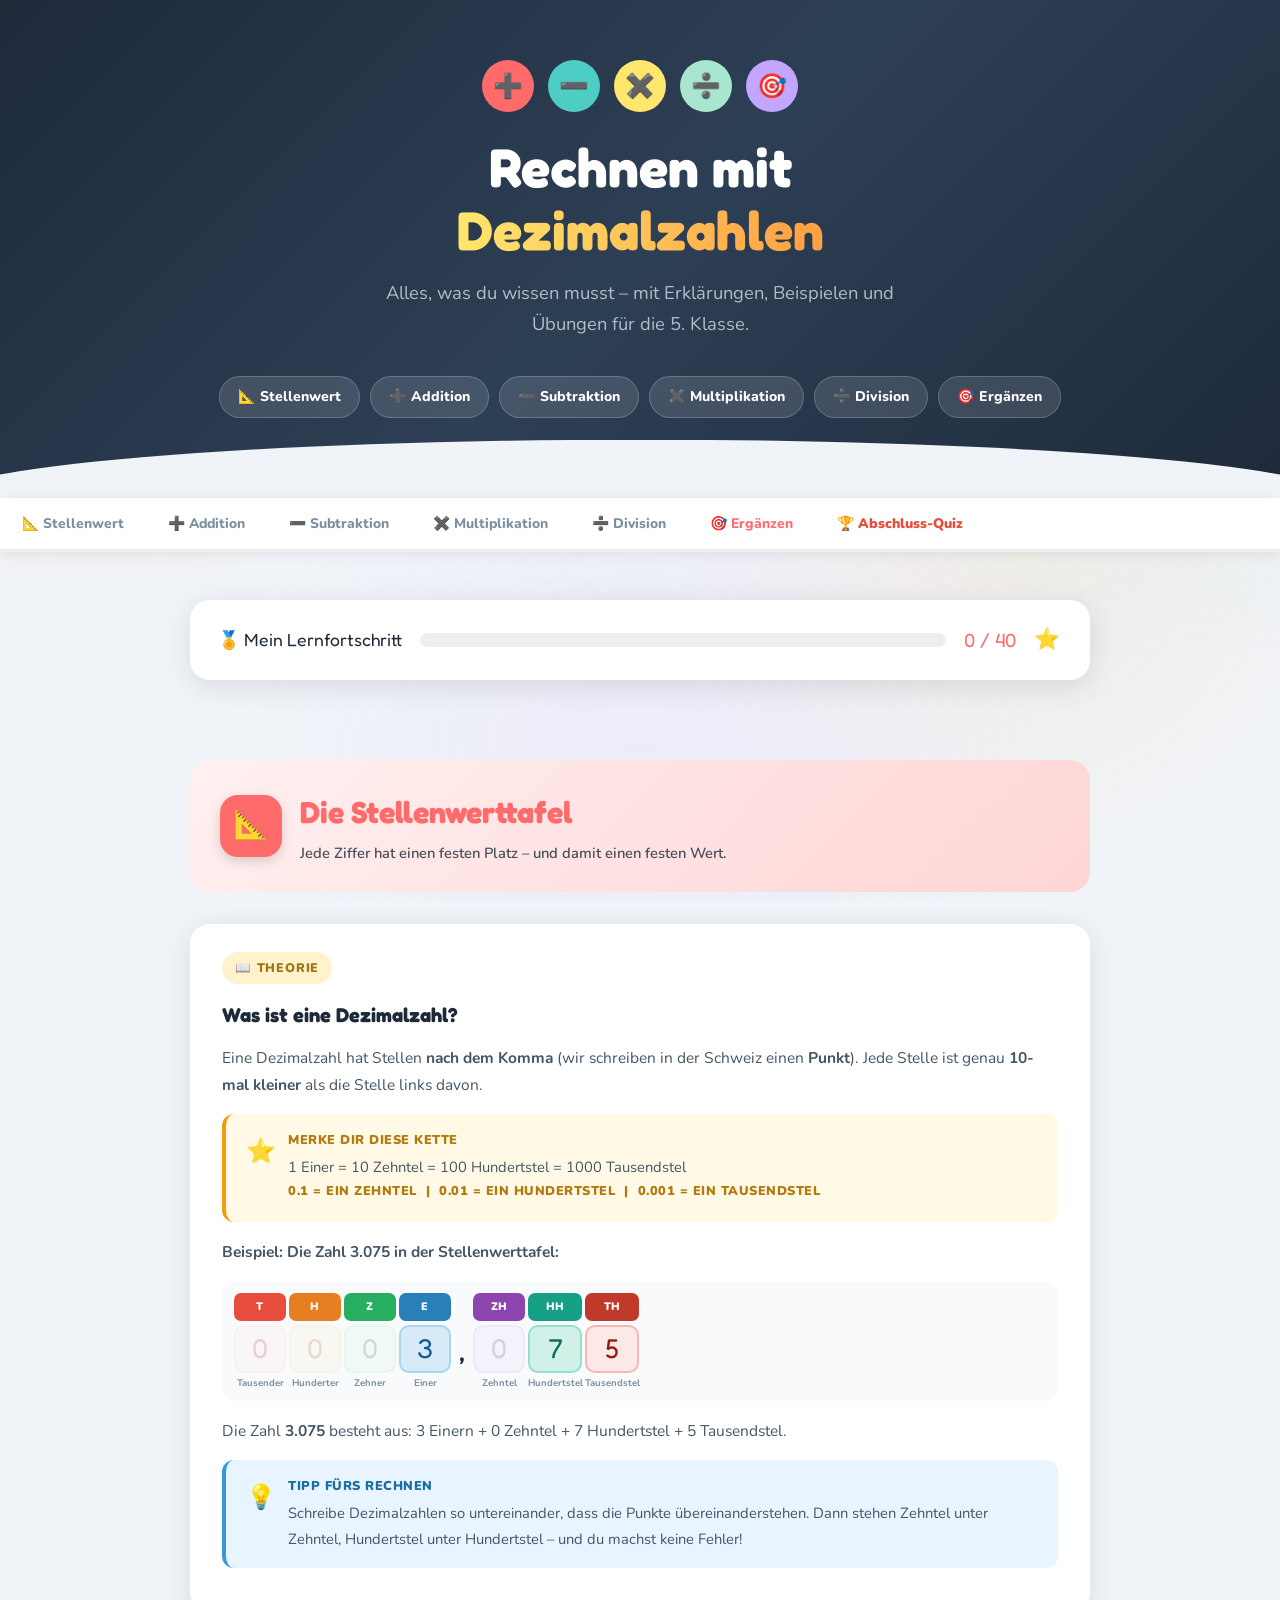
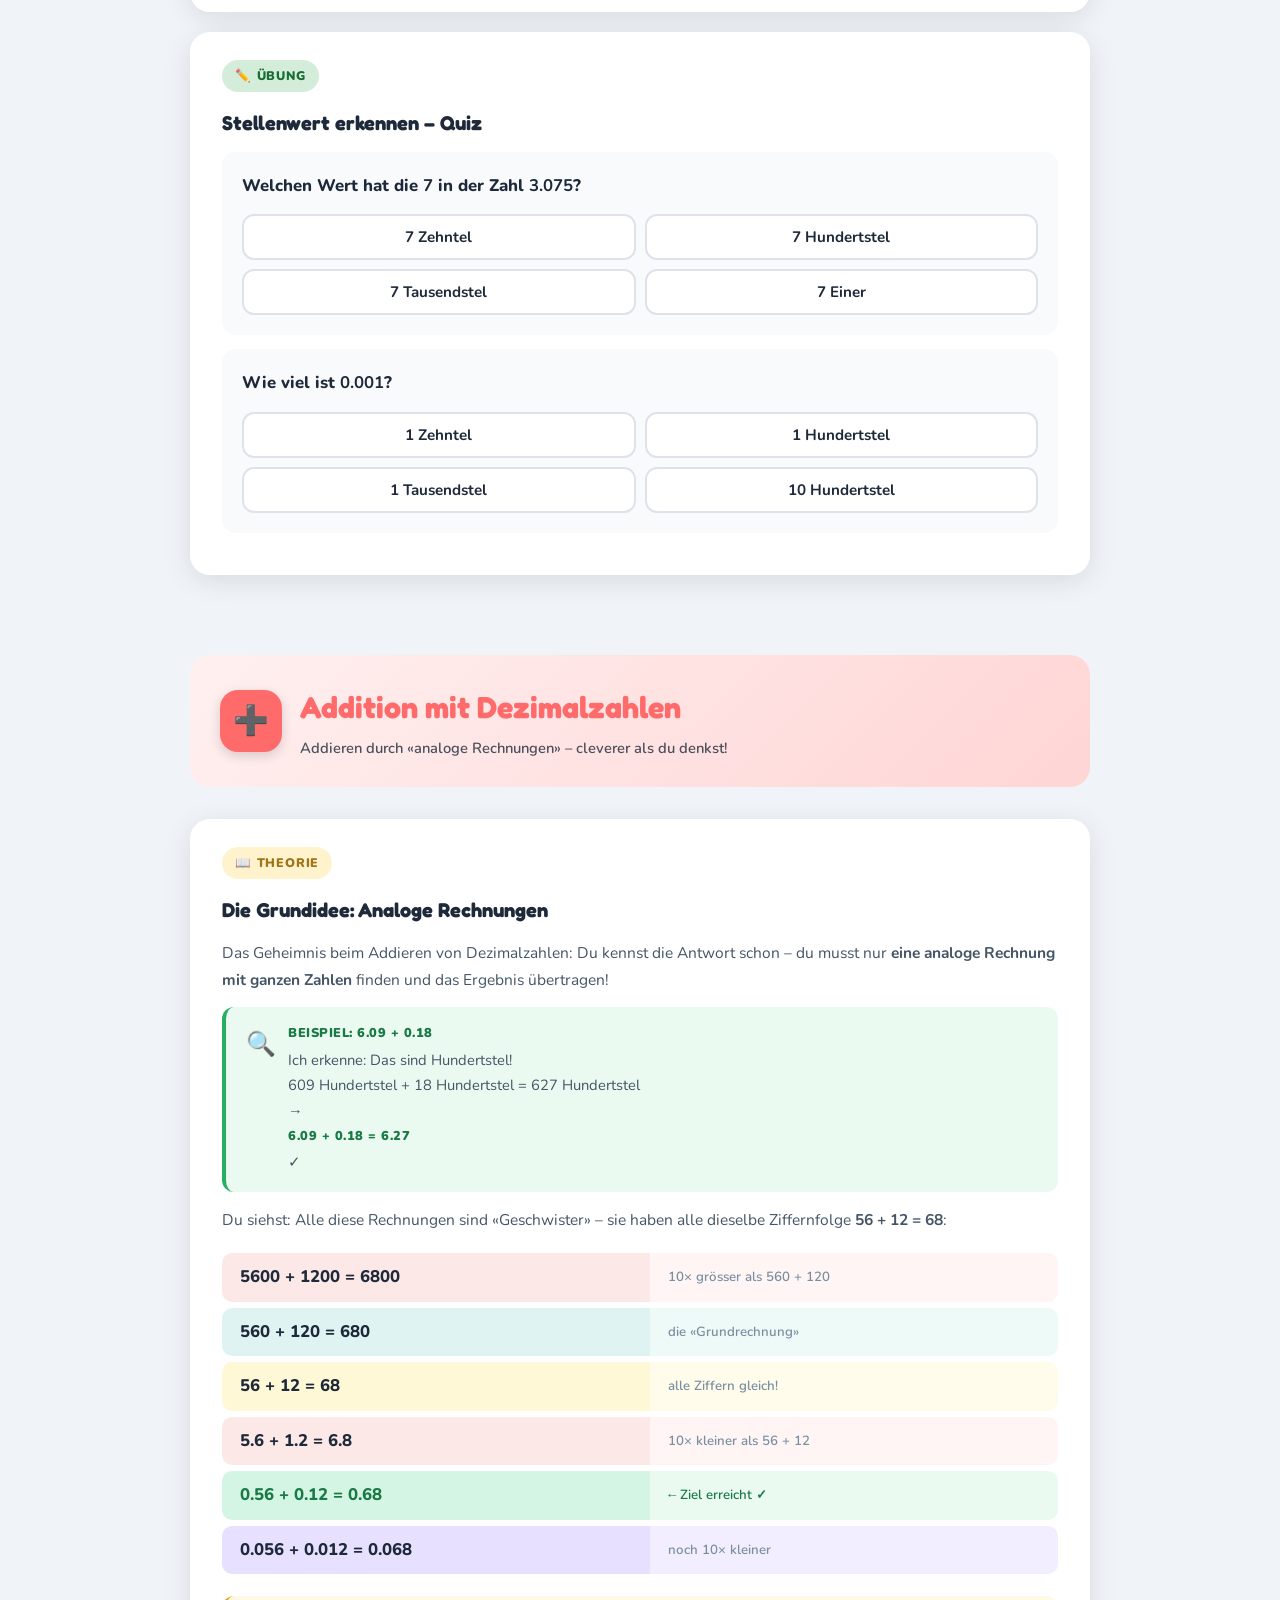
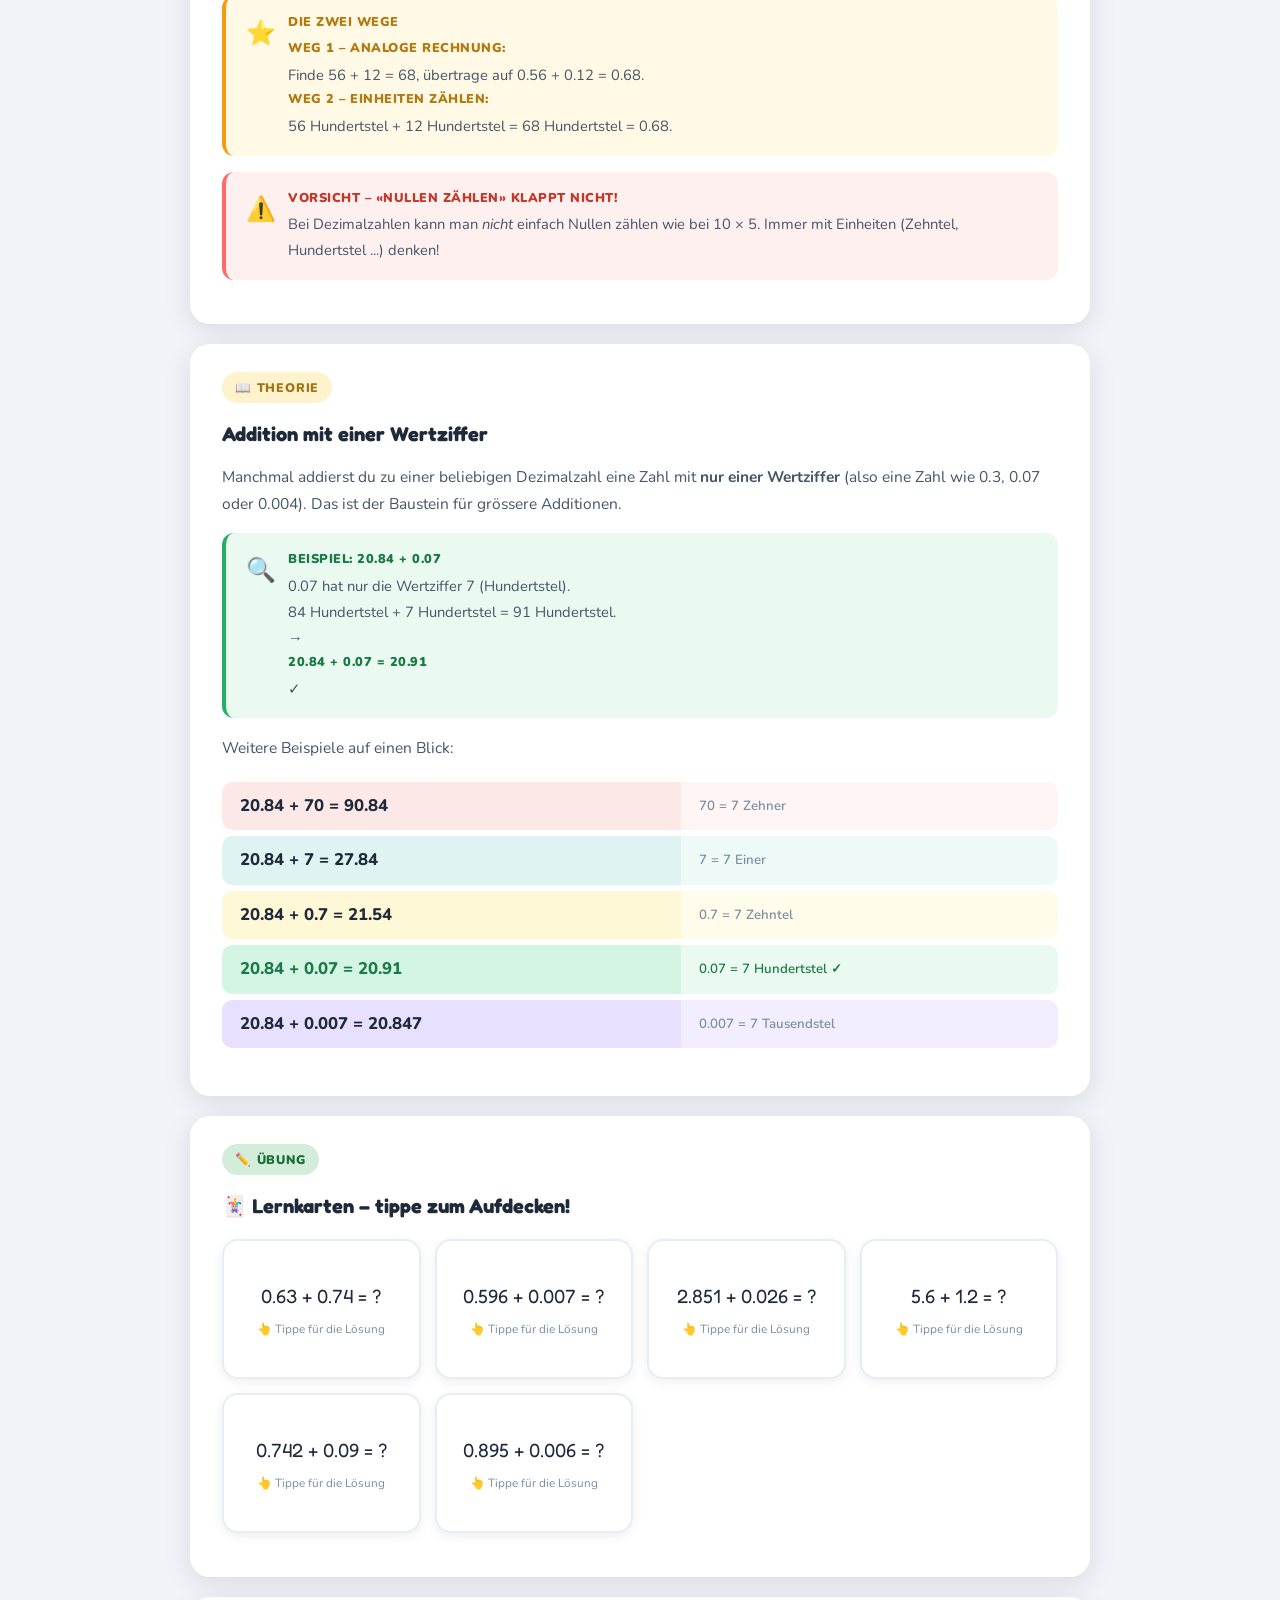
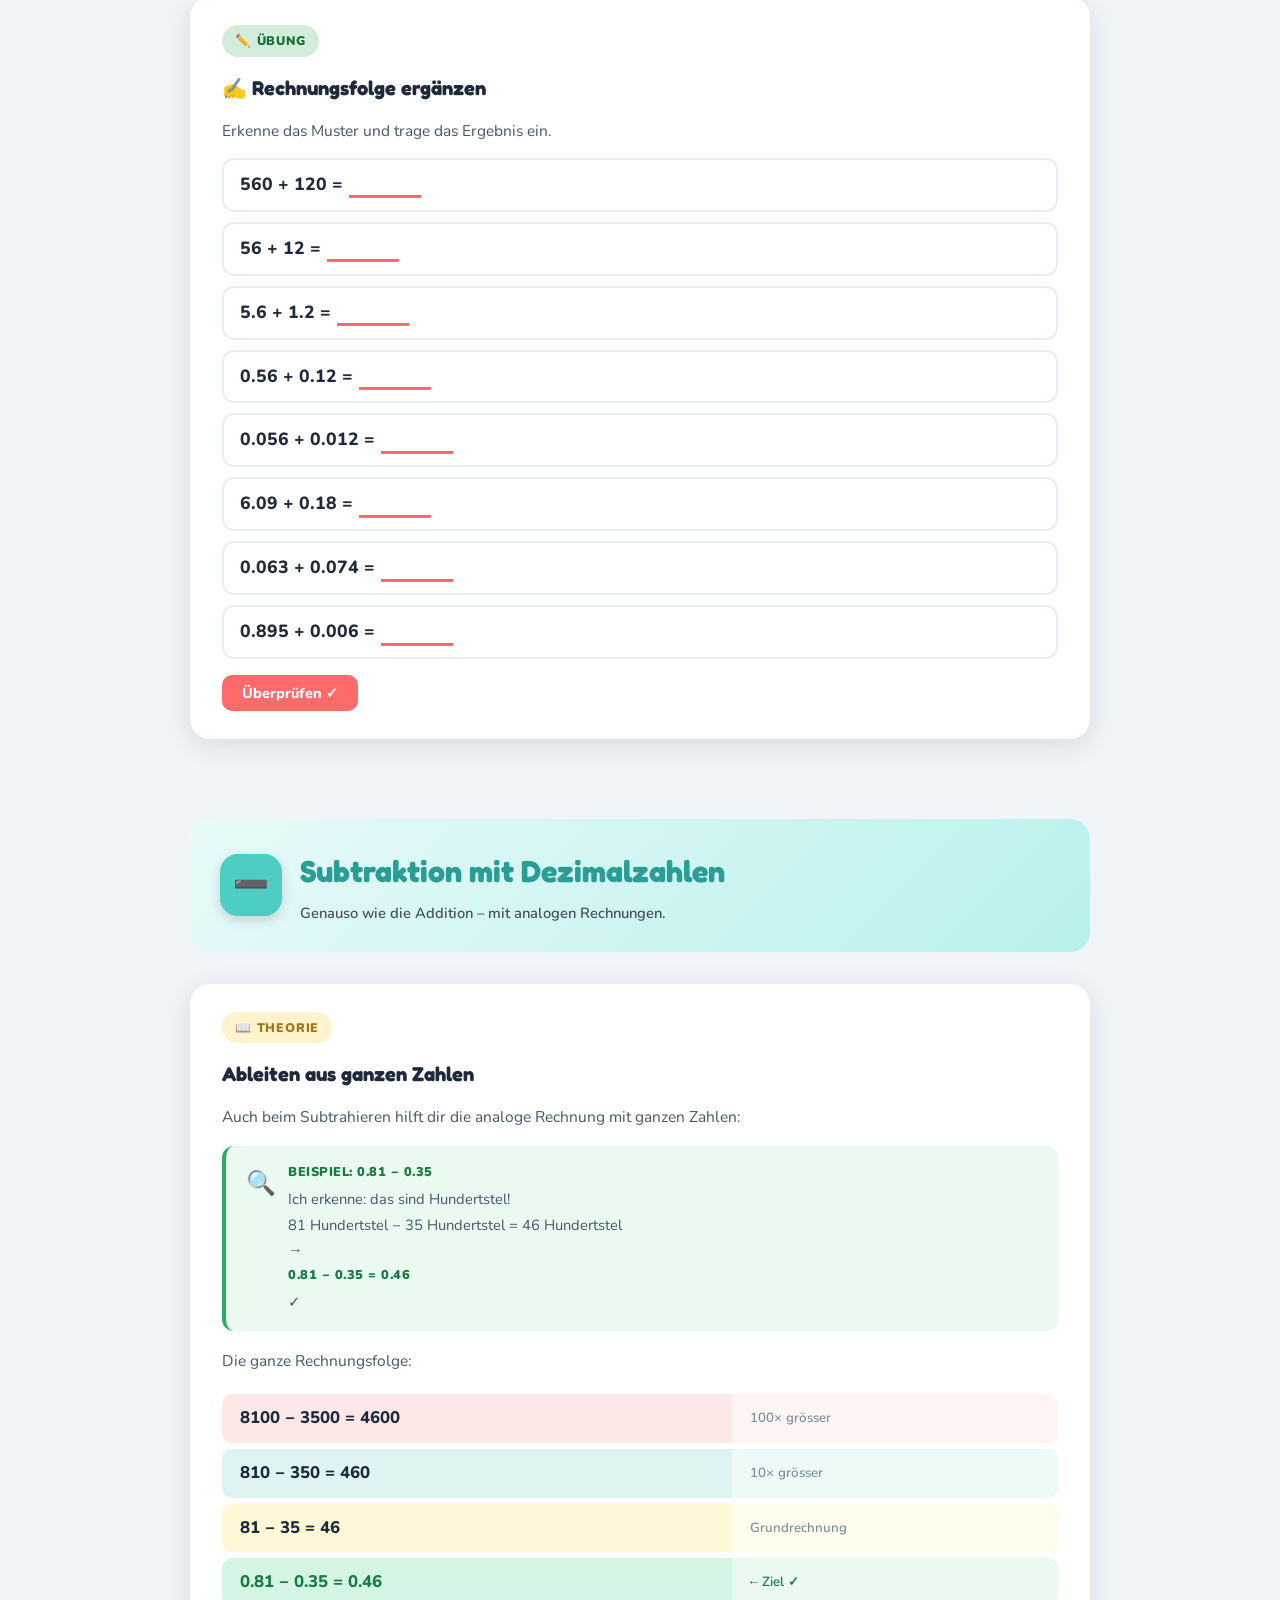
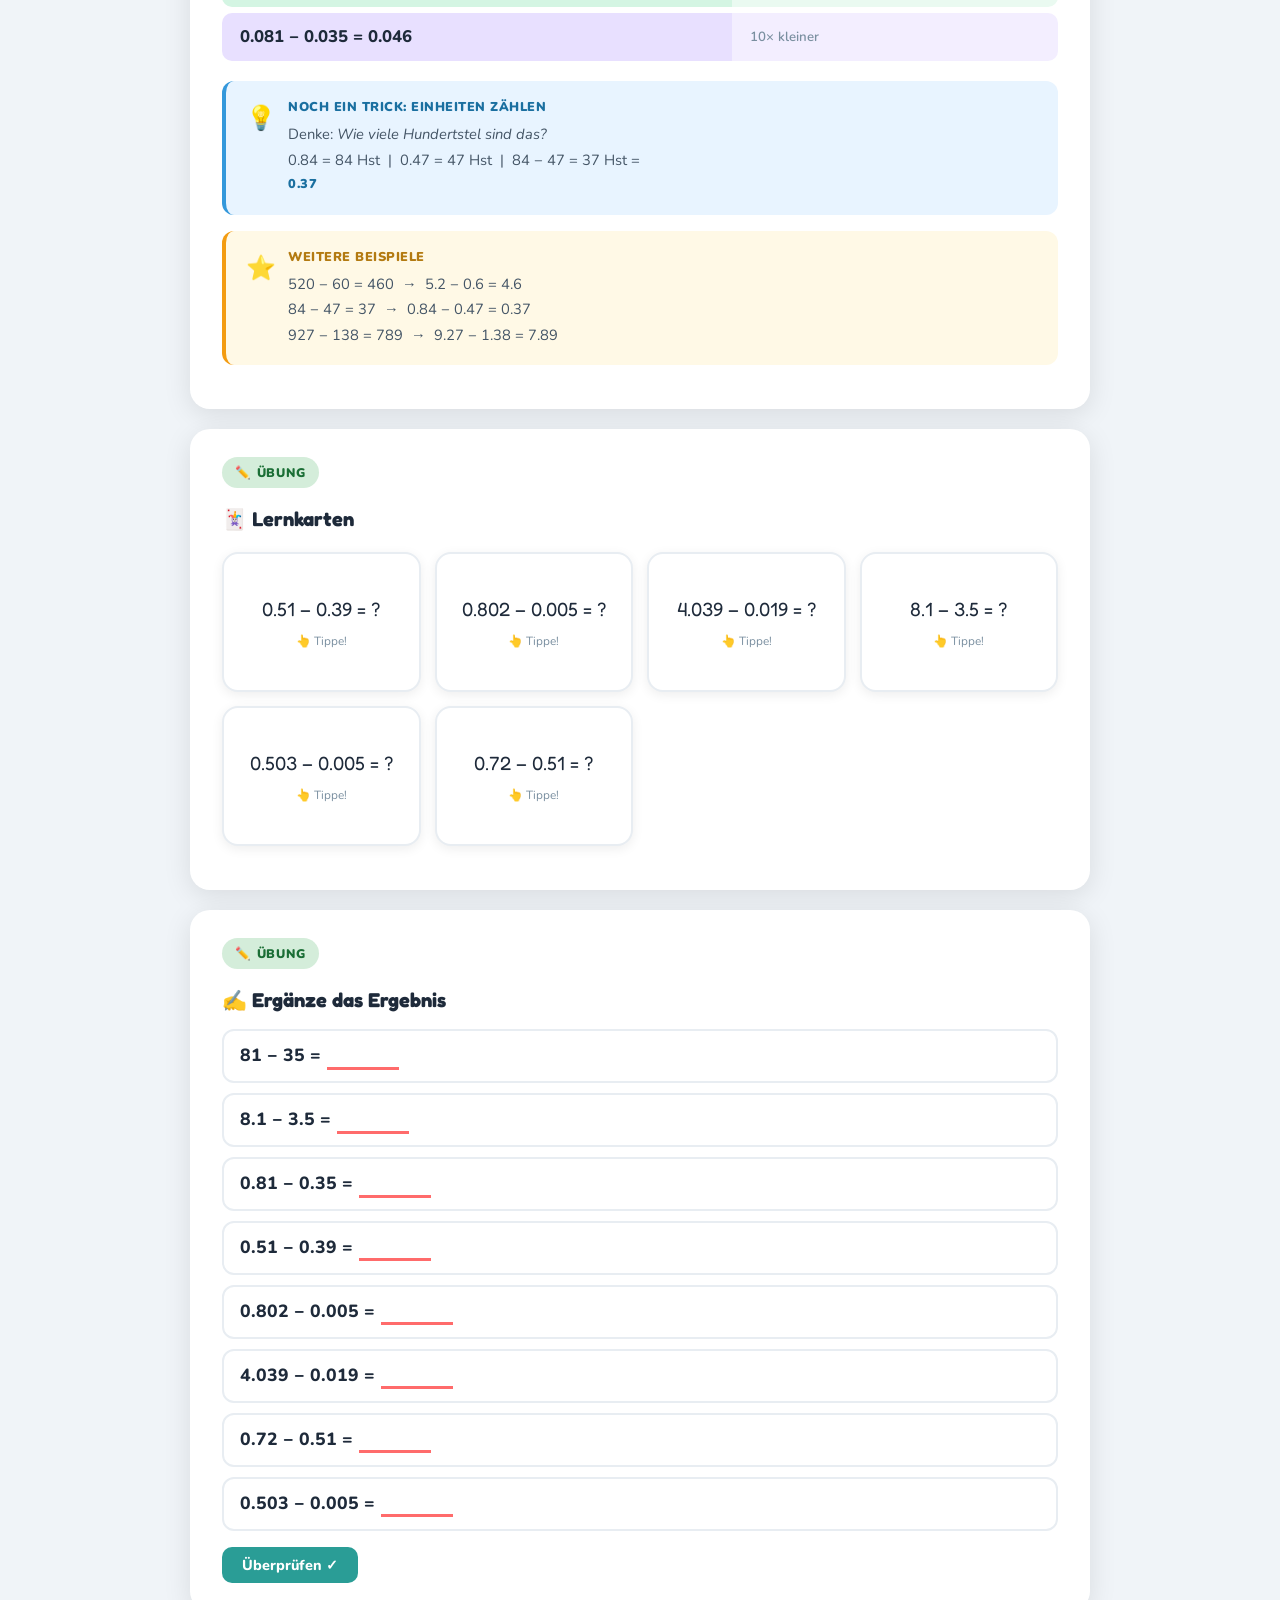
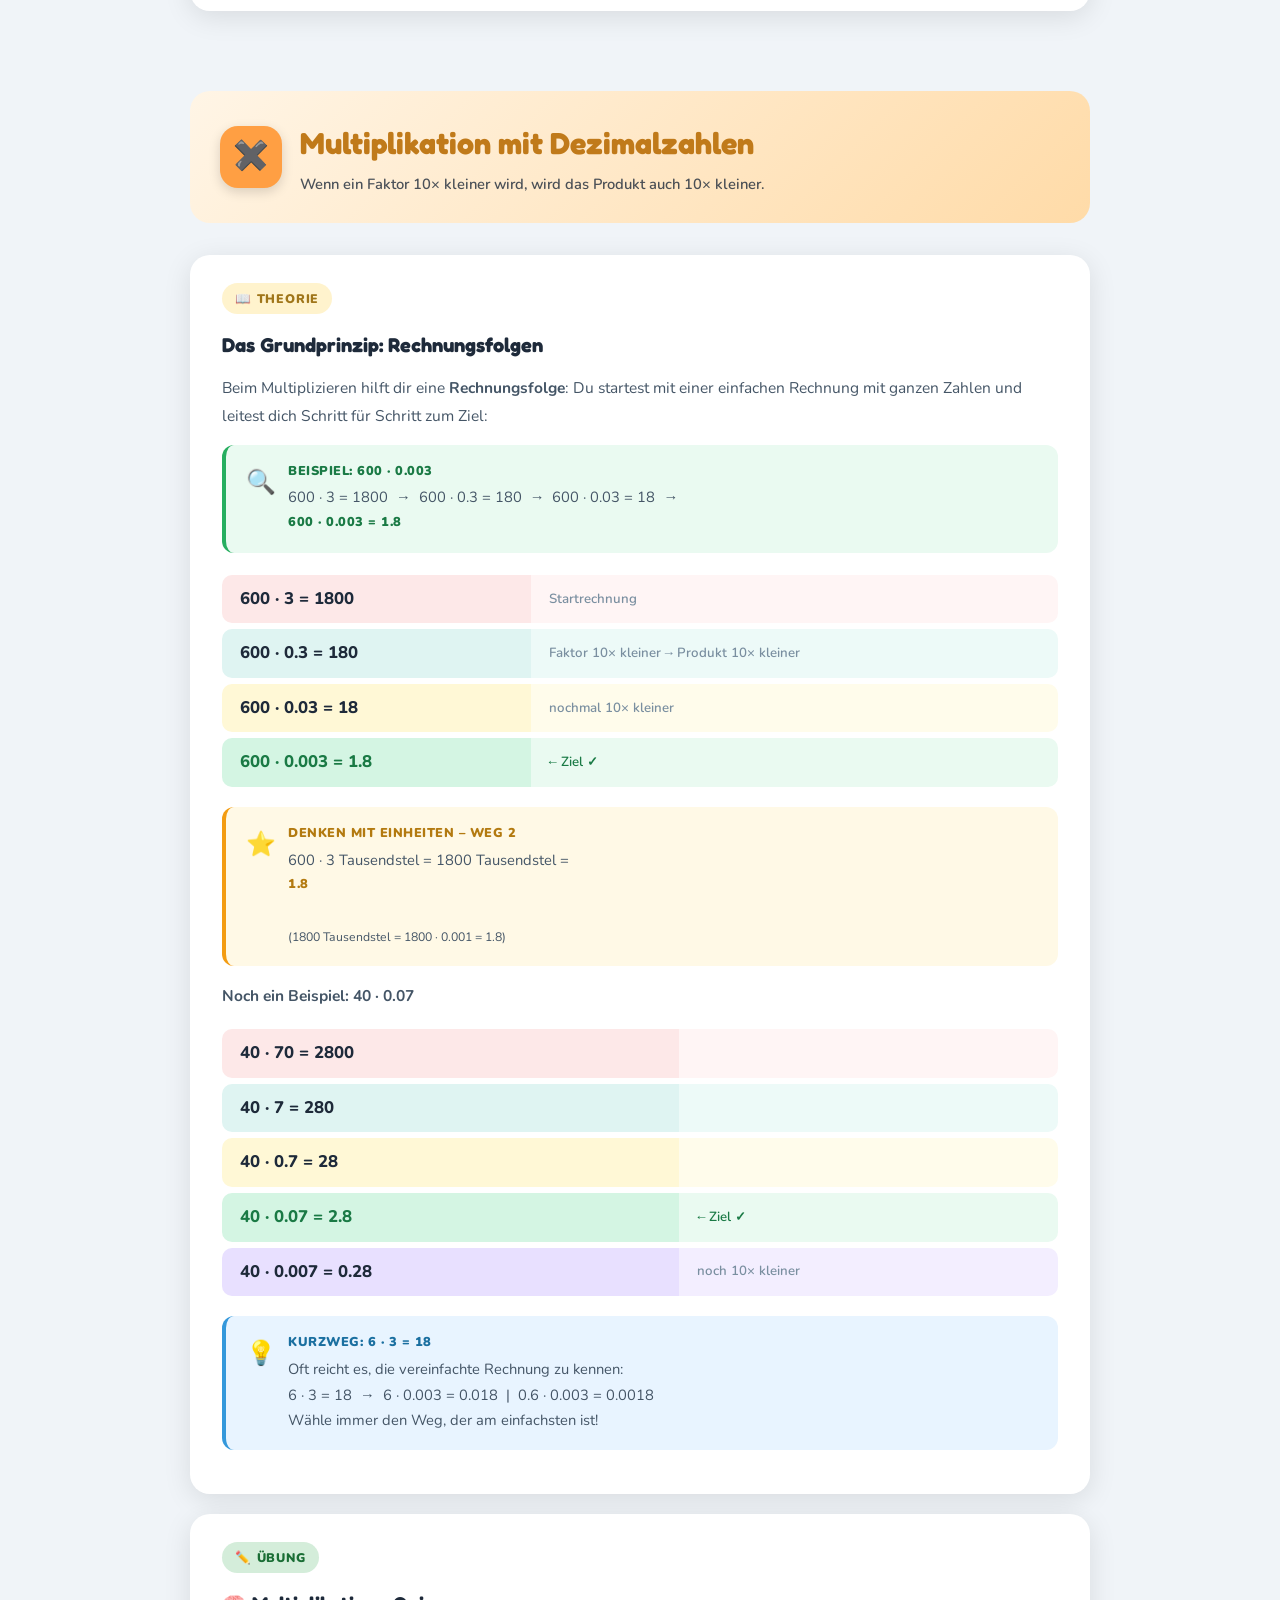
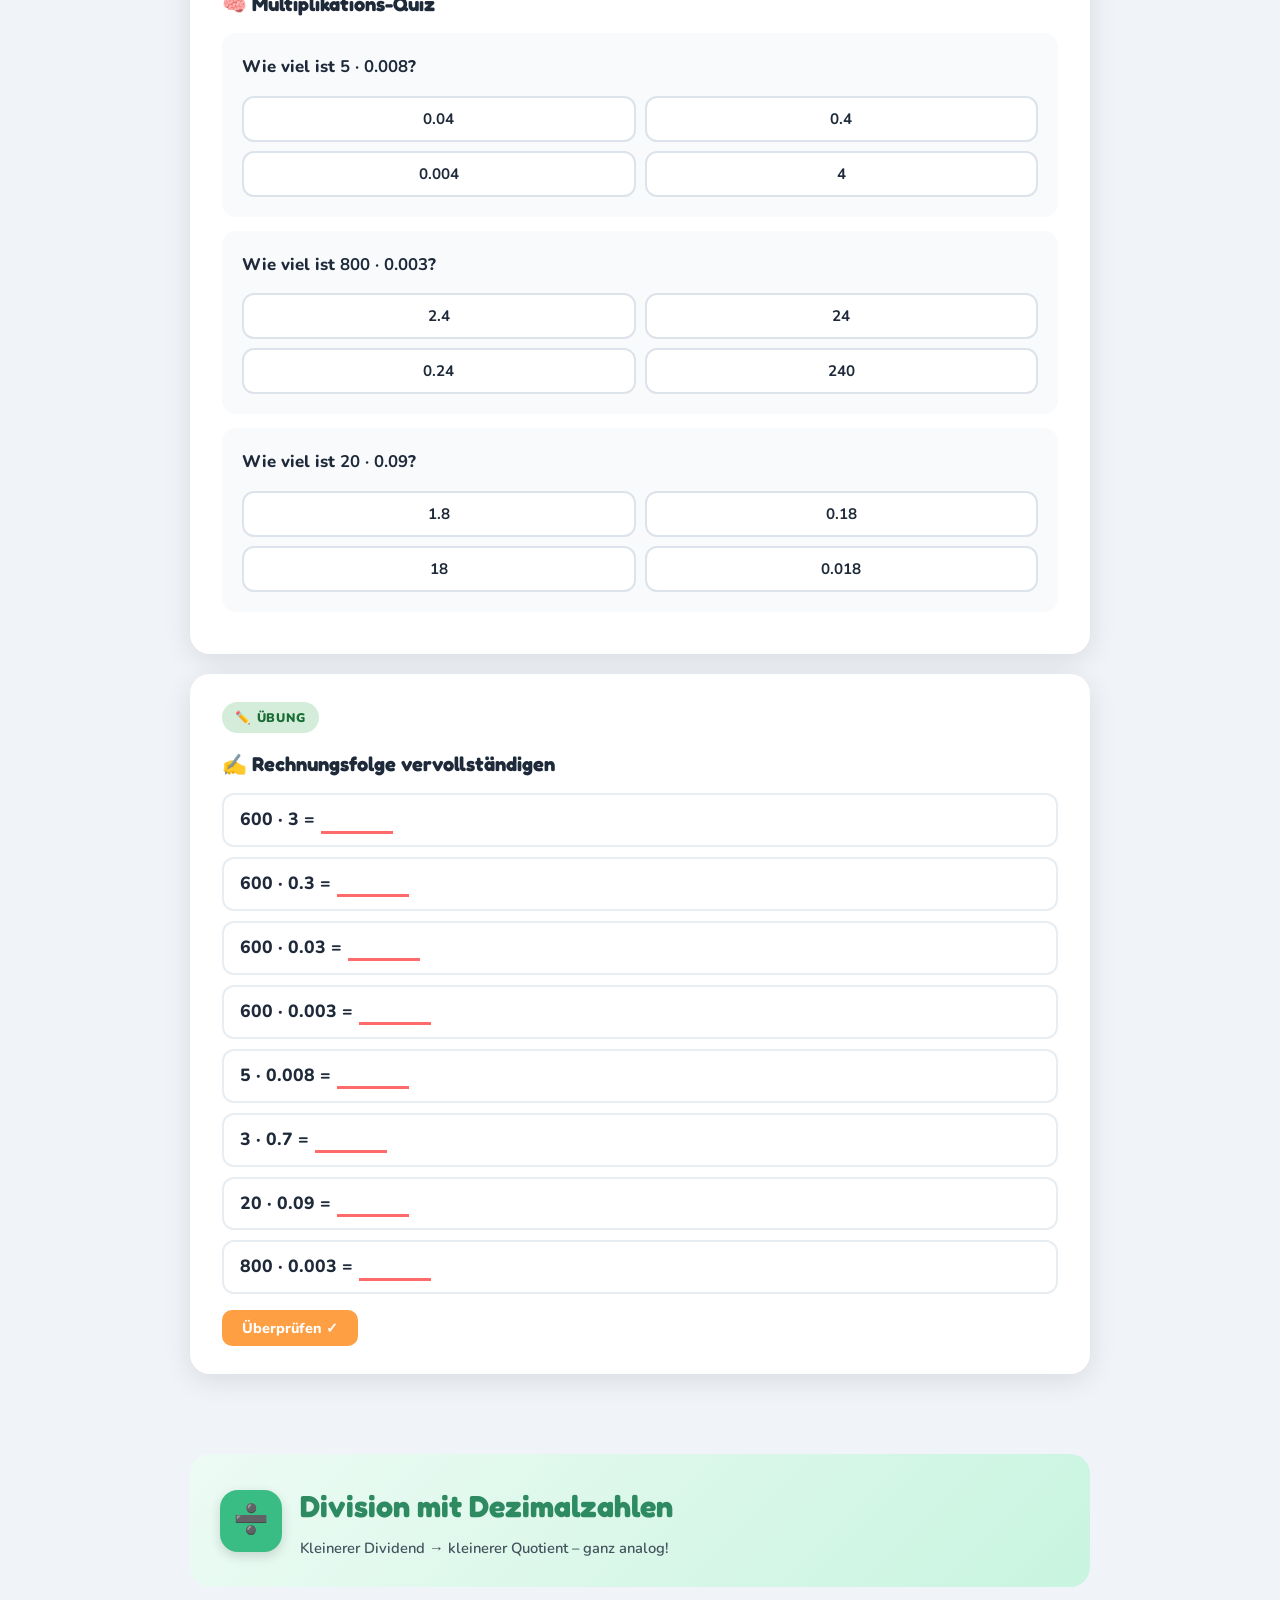
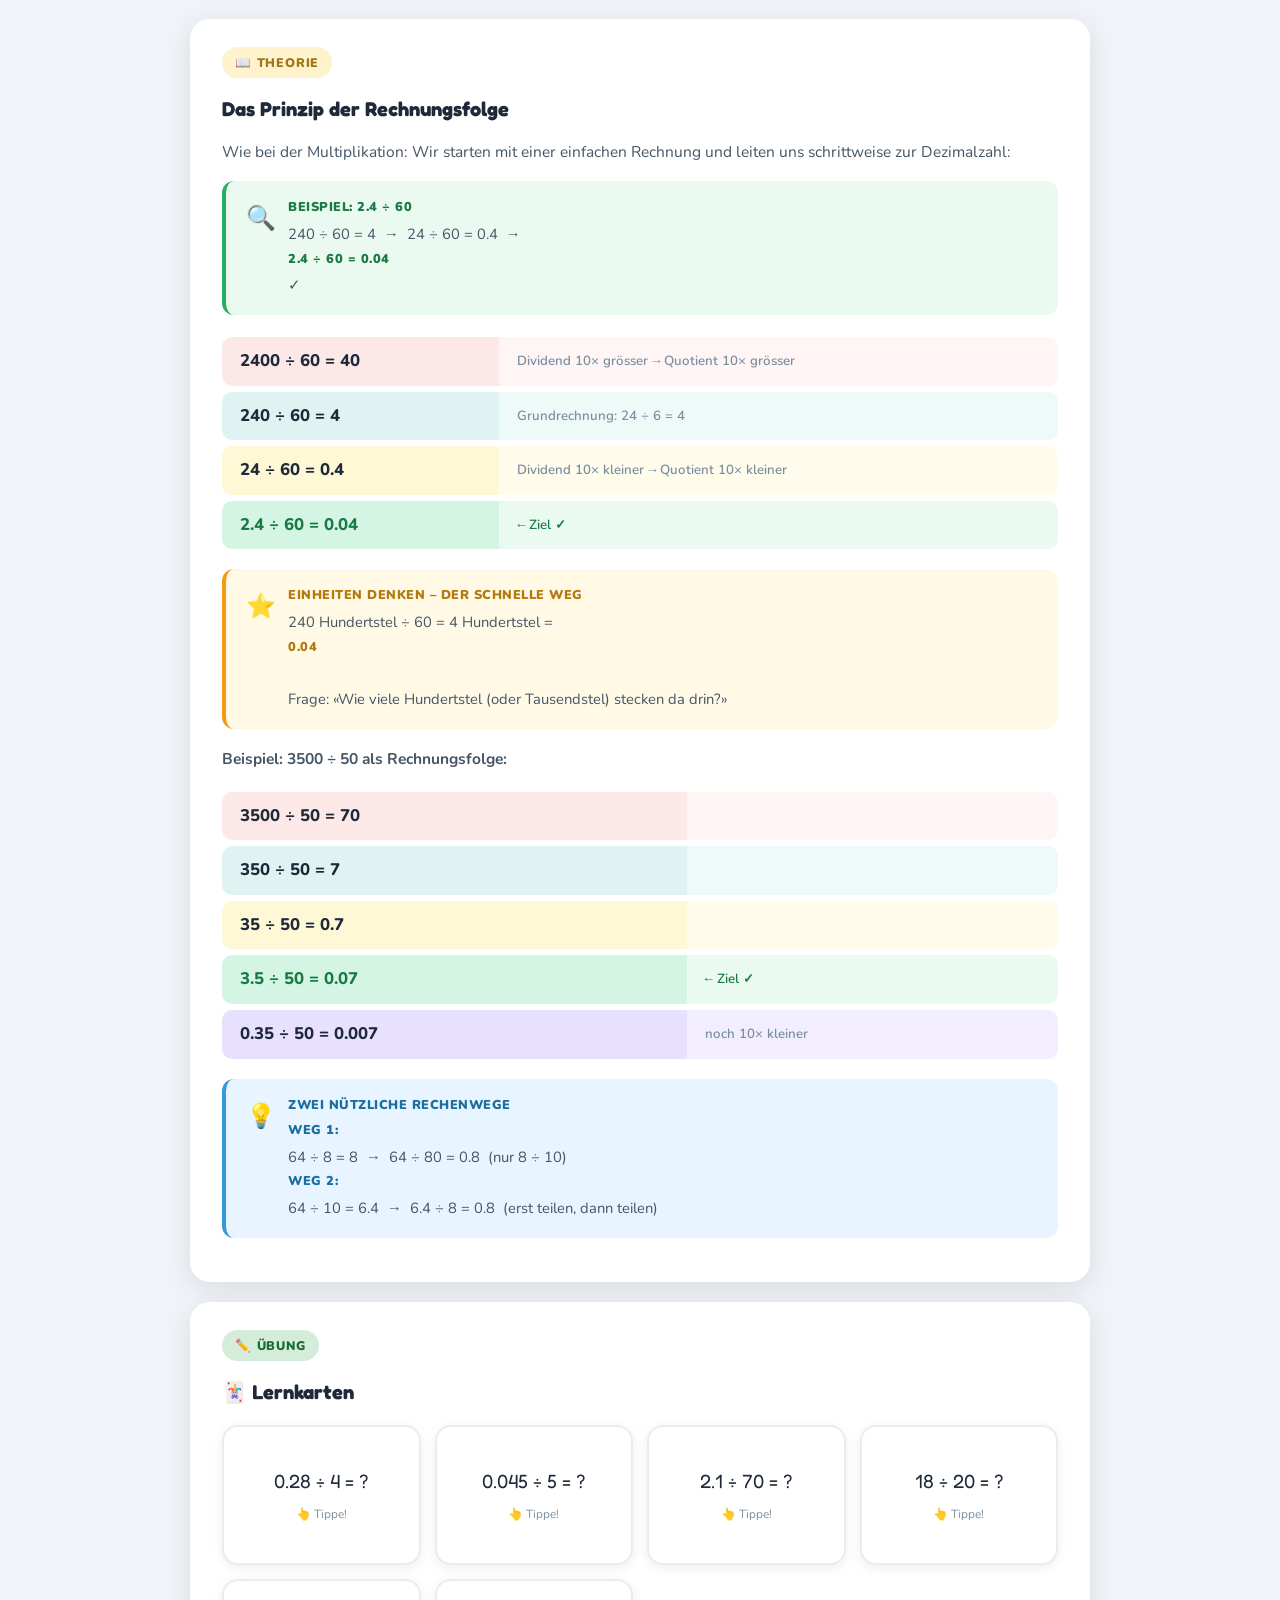
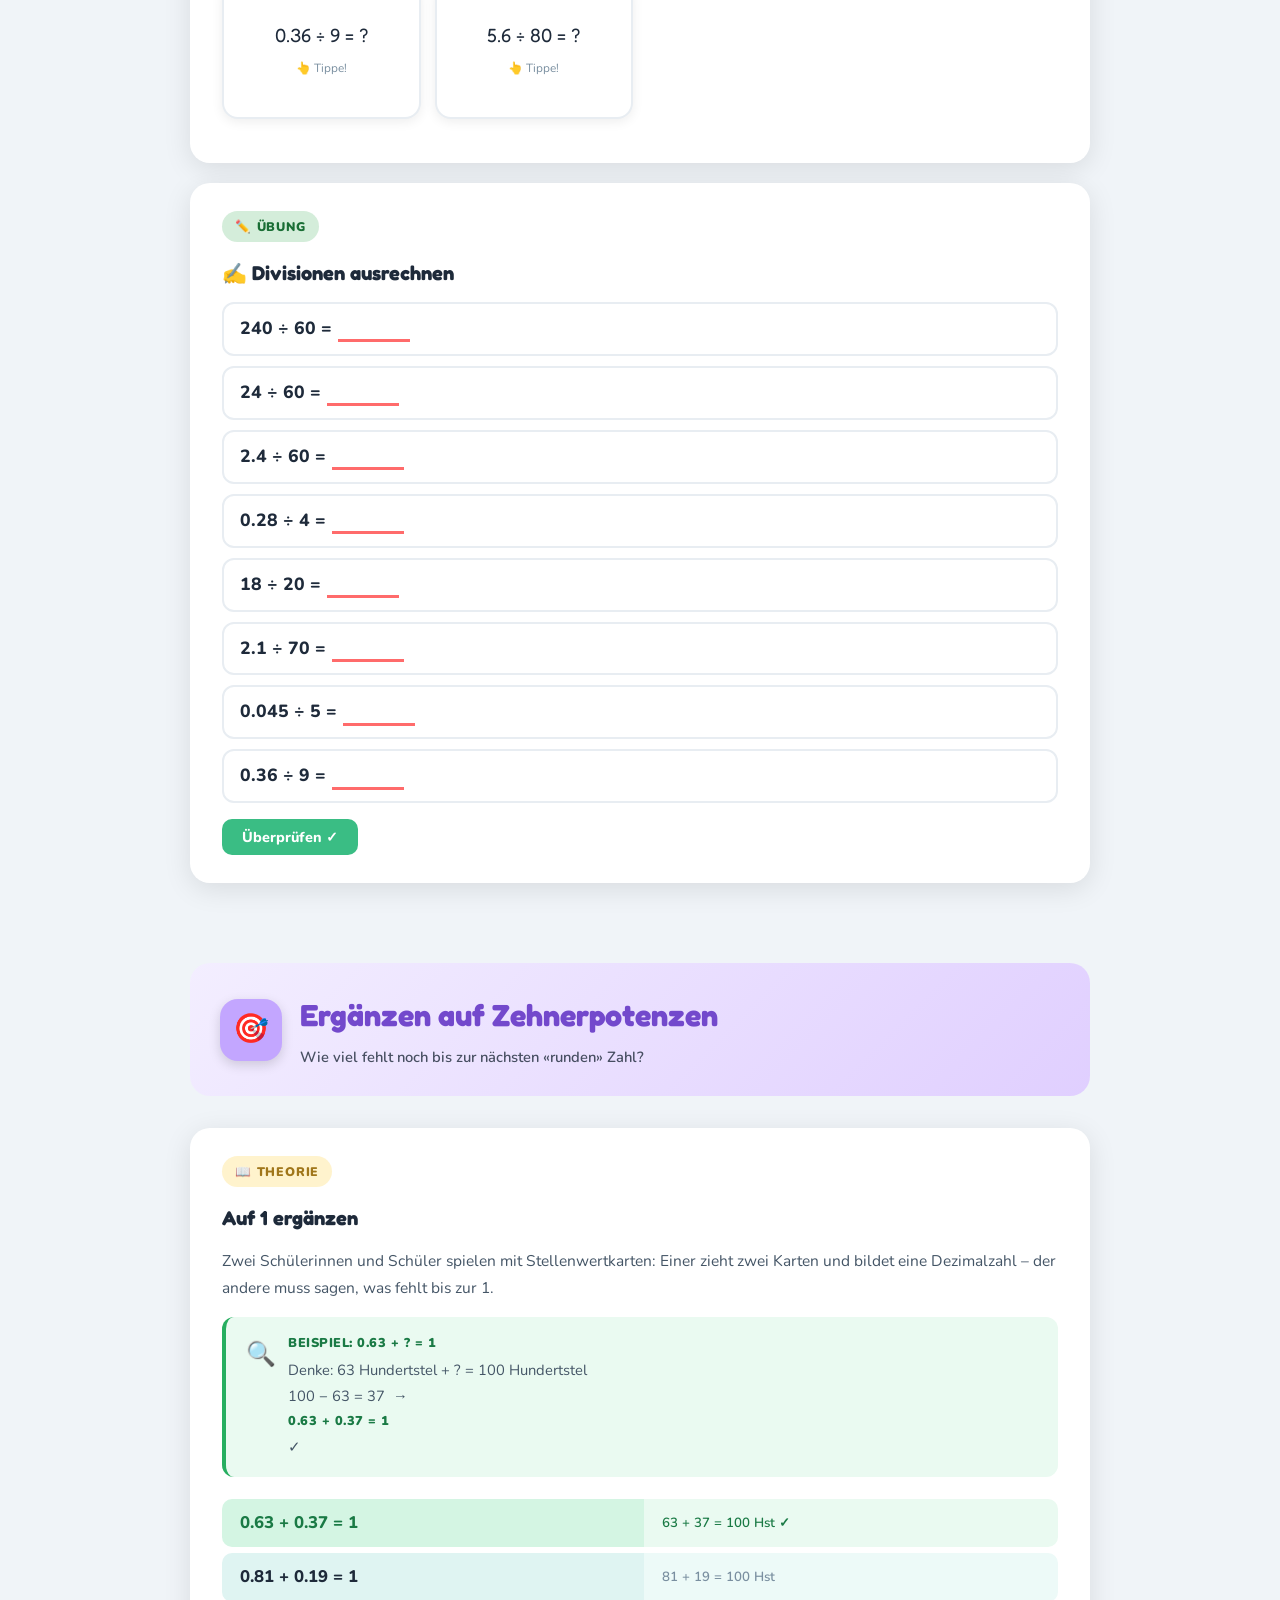
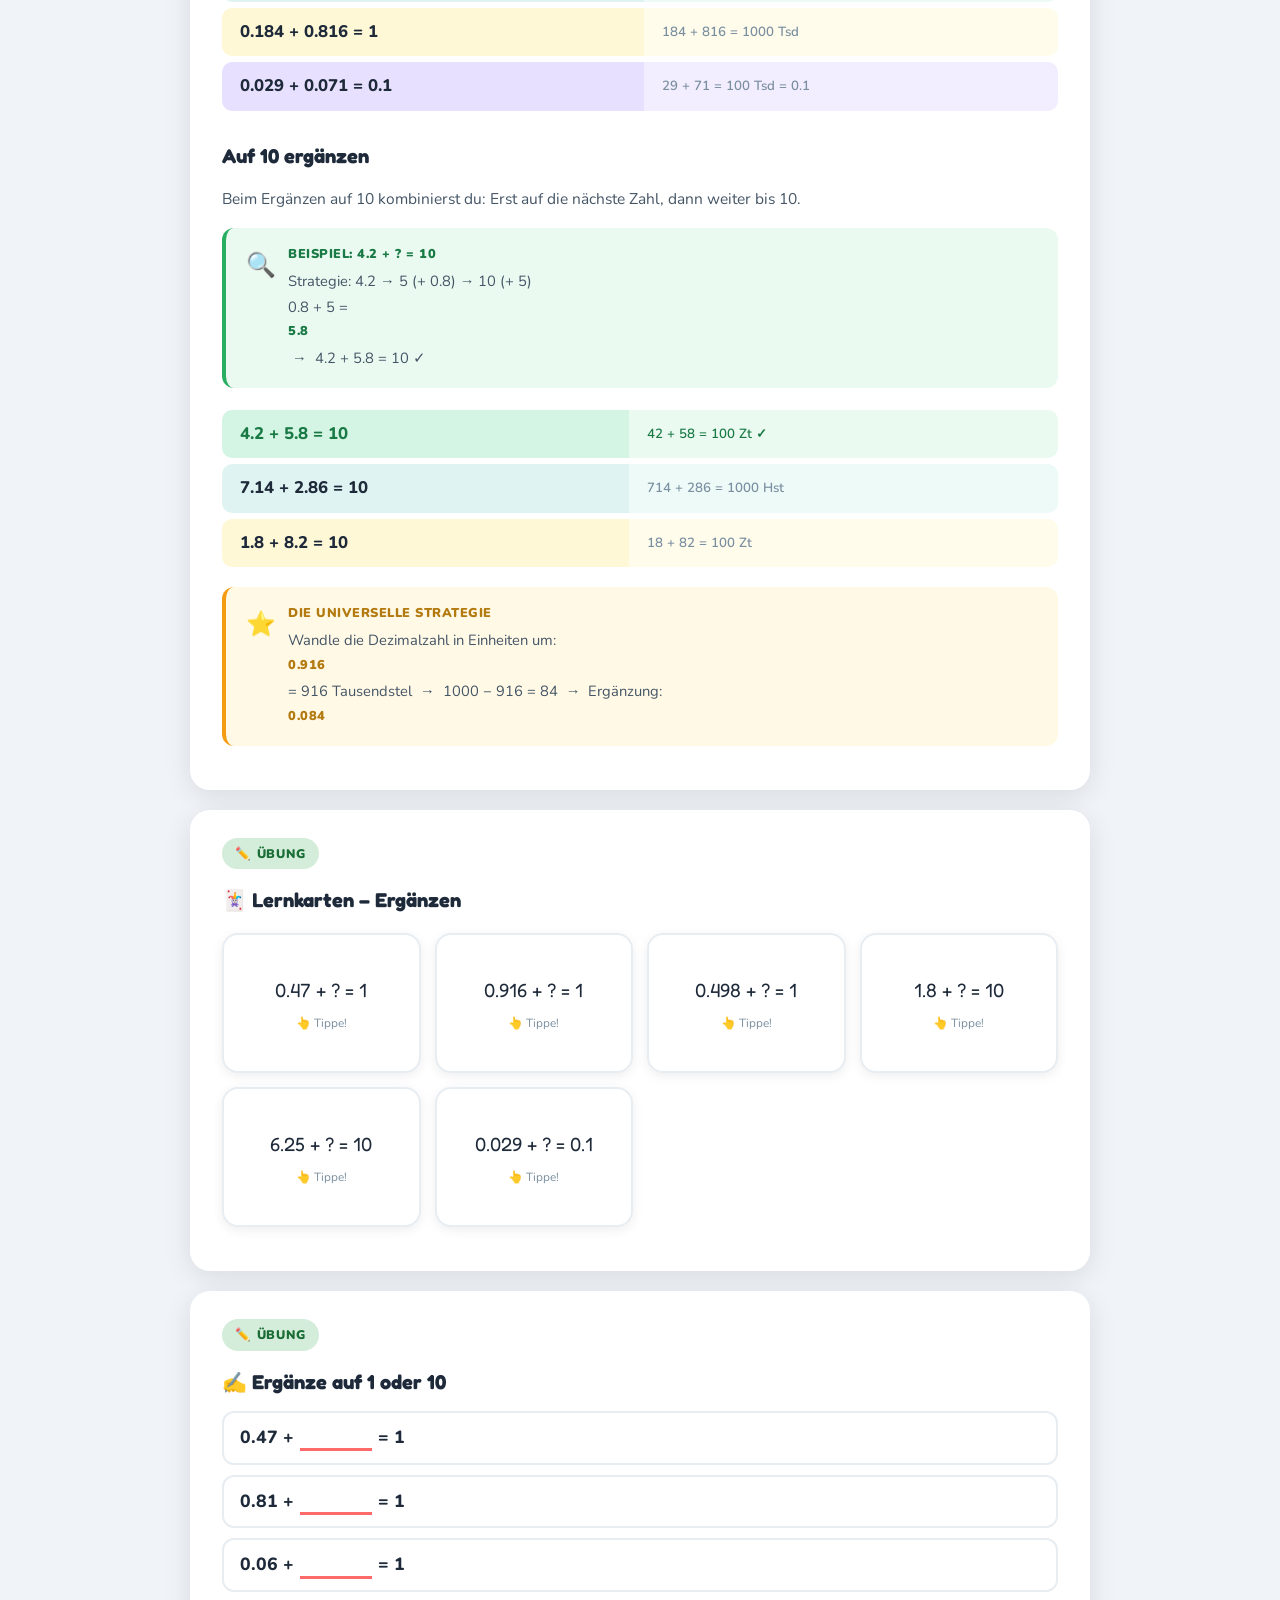
<file: mathematik/AB-Dezimal/dezimal_wissen_v2.html>
<!DOCTYPE html>
<html lang="de">
<head>
<meta charset="UTF-8">
<meta name="viewport" content="width=device-width, initial-scale=1.0">
<title>Rechnen mit Dezimalzahlen – 5. Klasse</title>
<link href="https://fonts.googleapis.com/css2?family=Fredoka+One&family=Nunito:wght@400;600;700;800;900&display=swap" rel="stylesheet">
<style>
/* =========================================
   TOKENS & RESET
========================================= */
*,*::before,*::after{box-sizing:border-box;margin:0;padding:0}
:root{
  --c1:#FF6B6B;--c1l:#fff0f0;--c1m:#ffd5d5;
  --c2:#4ECDC4;--c2l:#e8faf9;--c2m:#b8f0ec;
  --c3:#FFE66D;--c3l:#fffbe6;--c3m:#fff3b0;
  --c4:#A8E6CF;--c4l:#edfbf4;--c4m:#c8f4e0;
  --c5:#C3A6FF;--c5l:#f3eeff;--c5m:#e0cfff;
  --c6:#FF9F43;--c6l:#fff5e6;--c6m:#ffdba8;
  --dark:#1e2a3a;--mid:#445566;--muted:#7a8fa0;
  --bg:#f0f4f8;--white:#ffffff;
  --rad:20px;--rad-sm:12px;
  --shadow:0 6px 28px rgba(0,0,0,.10);
  --shadow-lg:0 14px 48px rgba(0,0,0,.15);
}
html{scroll-behavior:smooth}
body{font-family:'Nunito',sans-serif;background:var(--bg);color:var(--dark);line-height:1.7;font-size:17px;overflow-x:hidden}

/* =========================================
   DECORATIVE BG BLOBS
========================================= */
body::before{
  content:'';position:fixed;inset:0;
  background:
    radial-gradient(circle at 8% 15%,  rgba(255,107,107,.12) 0,transparent 35%),
    radial-gradient(circle at 92% 20%,  rgba(78,205,196,.12) 0,transparent 35%),
    radial-gradient(circle at 50% 85%,  rgba(195,166,255,.10) 0,transparent 40%),
    radial-gradient(circle at 80% 60%,  rgba(255,159,67,.09) 0,transparent 30%);
  pointer-events:none;z-index:0;
}

/* =========================================
   HERO
========================================= */
.hero{
  background:linear-gradient(135deg,#1e2a3a 0%,#2d3f55 50%,#1e2a3a 100%);
  padding:60px 24px 80px;text-align:center;position:relative;overflow:hidden;
}
.hero::after{
  content:'';position:absolute;bottom:-2px;left:0;right:0;height:60px;
  background:var(--bg);
  clip-path:ellipse(55% 60px at 50% 100%);
}
.hero-emoji-row{
  display:flex;justify-content:center;gap:14px;margin-bottom:24px;flex-wrap:wrap;
}
.hero-emoji{
  width:52px;height:52px;border-radius:50%;
  display:flex;align-items:center;justify-content:center;
  font-size:1.5rem;animation:float 3s ease-in-out infinite;
}
.hero-emoji:nth-child(1){background:var(--c1);animation-delay:0s}
.hero-emoji:nth-child(2){background:var(--c2);animation-delay:.4s}
.hero-emoji:nth-child(3){background:var(--c3);animation-delay:.8s}
.hero-emoji:nth-child(4){background:var(--c4);animation-delay:1.2s}
.hero-emoji:nth-child(5){background:var(--c5);animation-delay:1.6s}
@keyframes float{0%,100%{transform:translateY(0)}50%{transform:translateY(-8px)}}

.hero h1{
  font-family:'Fredoka One',cursive;
  font-size:clamp(2rem,6vw,3.4rem);
  color:#fff;line-height:1.15;margin-bottom:16px;
}
.hero h1 span{
  background:linear-gradient(90deg,var(--c3),var(--c6));
  -webkit-background-clip:text;-webkit-text-fill-color:transparent;background-clip:text;
}
.hero-sub{color:rgba(255,255,255,.65);font-size:clamp(.95rem,2.5vw,1.15rem);max-width:560px;margin:0 auto 36px}

.hero-chips{display:flex;flex-wrap:wrap;justify-content:center;gap:10px}
.hero-chip{
  background:rgba(255,255,255,.12);border:1.5px solid rgba(255,255,255,.2);
  border-radius:30px;padding:8px 18px;color:#fff;
  font-weight:800;font-size:.88rem;cursor:pointer;
  transition:background .2s,transform .15s;text-decoration:none;
}
.hero-chip:hover{background:rgba(255,255,255,.22);transform:translateY(-2px)}

/* =========================================
   STICKY NAV
========================================= */
.snav{
  position:sticky;top:0;z-index:200;
  background:white;border-bottom:3px solid #eee;
  display:flex;overflow-x:auto;scrollbar-width:none;
  box-shadow:0 2px 12px rgba(0,0,0,.07);
}
.snav::-webkit-scrollbar{display:none}
.snav a{
  padding:14px 22px;font-weight:800;font-size:.87rem;white-space:nowrap;
  color:var(--muted);border-bottom:3px solid transparent;margin-bottom:-3px;
  text-decoration:none;transition:all .2s;flex-shrink:0;display:flex;align-items:center;gap:6px;
}
.snav a:hover{color:var(--dark)}
.snav a.active{color:var(--c1);border-bottom-color:var(--c1)}

/* =========================================
   PAGE SHELL
========================================= */
.page{max-width:940px;margin:0 auto;padding:48px 20px 80px;position:relative;z-index:1}

/* =========================================
   CHAPTER HEADER
========================================= */
.chapter{margin-top:80px}
.chapter-header{
  display:flex;align-items:center;gap:18px;margin-bottom:32px;
  padding:26px 30px;border-radius:var(--rad);
  position:relative;overflow:hidden;
}
.chapter-header::before{
  content:'';position:absolute;right:-20px;top:-20px;
  width:140px;height:140px;border-radius:50%;opacity:.18;
}
.ch-icon{
  width:62px;height:62px;border-radius:18px;display:flex;align-items:center;justify-content:center;
  font-size:1.8rem;flex-shrink:0;box-shadow:0 4px 12px rgba(0,0,0,.15);
}
.ch-text h2{font-family:'Fredoka One',cursive;font-size:clamp(1.4rem,4vw,1.9rem);margin-bottom:4px}
.ch-text p{font-size:.92rem;opacity:.8;font-weight:600}

/* Chapter color schemes */
.ch-add{background:linear-gradient(135deg,var(--c1l),var(--c1m))}
.ch-add .ch-icon{background:var(--c1);color:#fff}
.ch-add .chapter-header::before{background:var(--c1)}
.ch-add h2{color:var(--c1)}

.ch-sub{background:linear-gradient(135deg,var(--c2l),var(--c2m))}
.ch-sub .ch-icon{background:var(--c2);color:#fff}
.ch-sub .chapter-header::before{background:var(--c2)}
.ch-sub h2{color:#2a9d96}

.ch-mult{background:linear-gradient(135deg,var(--c6l),var(--c6m))}
.ch-mult .ch-icon{background:var(--c6);color:#fff}
.ch-mult .chapter-header::before{background:var(--c6)}
.ch-mult h2{color:#c07a1a}

.ch-div{background:linear-gradient(135deg,var(--c4l),var(--c4m))}
.ch-div .ch-icon{background:#3abd84;color:#fff}
.ch-div .chapter-header::before{background:#3abd84}
.ch-div h2{color:#2e8a60}

.ch-erg{background:linear-gradient(135deg,var(--c5l),var(--c5m))}
.ch-erg .ch-icon{background:var(--c5);color:#fff}
.ch-erg .chapter-header::before{background:var(--c5)}
.ch-erg h2{color:#7349cc}

/* =========================================
   CARDS
========================================= */
.card{
  background:var(--white);border-radius:var(--rad);
  box-shadow:var(--shadow);padding:28px 32px;margin-bottom:20px;
  transition:box-shadow .2s;
}
.card:hover{box-shadow:var(--shadow-lg)}

.card-label{
  display:inline-flex;align-items:center;gap:6px;
  font-size:.78rem;font-weight:900;text-transform:uppercase;letter-spacing:.8px;
  padding:5px 13px;border-radius:20px;margin-bottom:14px;
}
.lbl-theorie{background:#fff3cd;color:#a0761a}
.lbl-uebung{background:#d4edda;color:#1a6e35}
.lbl-merke{background:#ffe4e1;color:#c0392b}
.lbl-beispiel{background:#d5e8ff;color:#1a5ab8}

.card h3{font-family:'Fredoka One',cursive;font-size:1.25rem;margin-bottom:12px;color:var(--dark)}
.card p,.card li{font-size:.97rem;line-height:1.75;color:var(--mid)}
.card ul,.card ol{padding-left:22px;margin:10px 0}
.card li{margin-bottom:5px}

/* =========================================
   INFO CALLOUTS
========================================= */
.callout{
  border-radius:var(--rad-sm);padding:16px 20px;margin:16px 0;
  display:grid;grid-template-columns:auto 1fr;gap:12px;align-items:start;
}
.callout-icon{font-size:1.5rem;margin-top:1px}
.callout strong{display:block;font-size:.8rem;text-transform:uppercase;letter-spacing:.5px;margin-bottom:3px;font-weight:900}
.callout p,.callout li{font-size:.92rem;margin:0}
.callout.merke{background:#fff9e6;border-left:4px solid #f39c12}
.callout.merke strong{color:#b37a10}
.callout.tipp{background:#e8f4ff;border-left:4px solid #3498db}
.callout.tipp strong{color:#1a6fa0}
.callout.achtung{background:#fff0f0;border-left:4px solid var(--c1)}
.callout.achtung strong{color:#c0392b}
.callout.beispiel{background:#eafaf1;border-left:4px solid #27ae60}
.callout.beispiel strong{color:#1a7a45}

/* =========================================
   ANALOG TABLE (Rechnungsfolge)
========================================= */
.analog-wrap{overflow-x:auto;margin:14px 0}
.analog-tbl{border-collapse:separate;border-spacing:0 6px;width:100%;min-width:340px}
.analog-tbl td{padding:10px 18px;font-weight:800;font-size:1.05rem;font-family:'Nunito',monospace}
.analog-tbl tr td:first-child{border-radius:10px 0 0 10px}
.analog-tbl tr td:last-child{border-radius:0 10px 10px 0;font-size:.83rem;font-weight:600;color:var(--muted)}
.analog-tbl .row-a td:first-child{background:#fde8e8}
.analog-tbl .row-a td:last-child{background:#fff5f5}
.analog-tbl .row-b td:first-child{background:#dff4f2}
.analog-tbl .row-b td:last-child{background:#edfaf8}
.analog-tbl .row-c td:first-child{background:#fff8d6}
.analog-tbl .row-c td:last-child{background:#fffceb}
.analog-tbl .row-hl td:first-child{background:#d4f5e3;color:#1a7a45}
.analog-tbl .row-hl td:last-child{background:#eafaf1;color:#1a7a45}
.analog-tbl .row-d td:first-child{background:#e8e0ff}
.analog-tbl .row-d td:last-child{background:#f3eeff}

/* =========================================
   STELLENWERT DEMO
========================================= */
.sw-strip{
  display:flex;align-items:stretch;gap:3px;margin:16px 0;flex-wrap:nowrap;overflow-x:auto;
  background:#f8fafc;border-radius:14px;padding:12px;
}
.sw-col{display:flex;flex-direction:column;align-items:center;gap:4px;min-width:52px}
.sw-hd{
  font-size:.68rem;font-weight:900;text-transform:uppercase;letter-spacing:.5px;
  padding:5px 8px;border-radius:7px;color:white;width:100%;text-align:center;
}
.sw-dig{
  font-family:'Fredoka One',cursive;font-size:1.7rem;
  width:100%;text-align:center;padding:8px 4px;border-radius:10px;
  border:2px solid transparent;line-height:1;
}
.sw-nm{font-size:.6rem;color:var(--muted);font-weight:700;text-align:center;line-height:1.3;max-width:54px}
.sw-comma{display:flex;align-items:center;font-family:'Fredoka One',cursive;font-size:2.2rem;color:var(--dark);padding:0 4px;margin-top:16px}

.col-T  .sw-hd{background:#e74c3c}.col-T  .sw-dig{background:#fde8e8;color:#c0392b;border-color:#ffc8c8}
.col-H  .sw-hd{background:#e67e22}.col-H  .sw-dig{background:#fdebd0;color:#b7660d;border-color:#ffd5a0}
.col-Z  .sw-hd{background:#27ae60}.col-Z  .sw-dig{background:#d4f5e3;color:#1a7a45;border-color:#a8e8c2}
.col-E  .sw-hd{background:#2980b9}.col-E  .sw-dig{background:#d6eaf8;color:#1a5a90;border-color:#a8d5f0}
.col-Zh .sw-hd{background:#8e44ad}.col-Zh .sw-dig{background:#e8d5f5;color:#6a2e9a;border-color:#d0a8f0}
.col-Hh .sw-hd{background:#16a085}.col-Hh .sw-dig{background:#d0f0e8;color:#0e6b5a;border-color:#90e0cc}
.col-Th .sw-hd{background:#c0392b}.col-Th .sw-dig{background:#fde8e8;color:#8e2219;border-color:#f5b8b0}

/* =========================================
   FLIP CARDS
========================================= */
.flip-grid{display:grid;grid-template-columns:repeat(auto-fill,minmax(190px,1fr));gap:14px;margin:16px 0}
.flip-card{height:140px;cursor:pointer;perspective:1000px;-webkit-tap-highlight-color:transparent}
.flip-inner{position:relative;width:100%;height:100%;transition:transform .5s cubic-bezier(.4,0,.2,1);transform-style:preserve-3d}
.flip-card.flipped .flip-inner{transform:rotateY(180deg)}
.flip-f,.flip-b{
  position:absolute;inset:0;backface-visibility:hidden;-webkit-backface-visibility:hidden;
  border-radius:16px;display:flex;flex-direction:column;align-items:center;justify-content:center;padding:14px;text-align:center;
}
.flip-f{background:white;border:2.5px solid #e8edf2;box-shadow:0 3px 12px rgba(0,0,0,.07)}
.flip-f .fq{font-family:'Fredoka One',cursive;font-size:1.2rem;color:var(--dark)}
.flip-f .fhint{font-size:.74rem;color:var(--muted);margin-top:6px}
.flip-b{background:linear-gradient(135deg,#27ae60,#2ecc71);color:white;transform:rotateY(180deg)}
.flip-b .fans{font-family:'Fredoka One',cursive;font-size:1.4rem}
.flip-b .fexp{font-size:.76rem;opacity:.85;margin-top:5px}

/* =========================================
   QUIZ (Multiple Choice)
========================================= */
.quiz-block{background:#f8fafc;border-radius:14px;padding:20px;margin-bottom:14px}
.quiz-block .qtext{font-weight:800;font-size:1.05rem;margin-bottom:14px;color:var(--dark)}
.quiz-opts{display:grid;grid-template-columns:1fr 1fr;gap:9px}
.qopt{
  padding:11px 14px;border:2.5px solid #dde3ea;border-radius:12px;
  background:white;font-family:'Nunito',sans-serif;font-weight:700;font-size:.95rem;
  cursor:pointer;transition:all .15s;text-align:center;color:var(--dark);
}
.qopt:hover:not(.disabled){border-color:#aab;background:#f0f4f8;transform:translateY(-1px)}
.qopt.correct{background:#eafaf1;border-color:#27ae60;color:#1a7a45}
.qopt.wrong  {background:#fff0f0;border-color:#e74c3c;color:#c0392b}
.qopt.disabled{cursor:default}
.qfeedback{
  padding:9px 14px;border-radius:9px;font-weight:700;font-size:.88rem;
  margin-top:10px;display:none;
}
.qfeedback.show{display:block}
.qfeedback.ok{background:#eafaf1;color:#1a7a45}
.qfeedback.fail{background:#fff0f0;color:#c0392b}

/* =========================================
   FILL-IN
========================================= */
.fill-row{
  display:flex;align-items:center;flex-wrap:wrap;gap:8px;
  padding:10px 16px;background:white;border-radius:12px;
  border:2px solid #e8edf2;margin-bottom:10px;
}
.fill-eq{font-family:'Nunito',monospace;font-weight:800;font-size:1.1rem;
  display:flex;align-items:center;gap:6px;flex-wrap:wrap;}
.fill-in{
  border:none;border-bottom:3px solid var(--c1);background:transparent;
  width:72px;text-align:center;font-family:'Nunito',sans-serif;
  font-weight:800;font-size:1.1rem;color:var(--c1);outline:none;padding:0 4px;
  transition:border-color .2s;
}
.fill-in:focus{border-color:#e67e22}
.fill-in.ok  {border-color:#27ae60;color:#27ae60}
.fill-in.err {border-color:#e74c3c;color:#e74c3c;background:#fff0f0;border-radius:5px}
.fill-check{
  border:none;border-radius:10px;padding:8px 20px;
  font-family:'Nunito',sans-serif;font-weight:800;font-size:.9rem;
  cursor:pointer;transition:all .15s;color:white;margin-top:6px;
}
.fill-check:active{transform:scale(.95)}
.score-bar{
  margin-top:12px;display:flex;align-items:center;gap:12px;
  background:#f8fafc;border-radius:10px;padding:10px 16px;
}
.score-num{font-family:'Fredoka One',cursive;font-size:1.4rem}
.score-txt{font-size:.88rem;color:var(--muted);font-weight:700}

/* =========================================
   LERNFORTSCHRITT
========================================= */
.fortschritt{
  background:white;border-radius:var(--rad);box-shadow:var(--shadow);
  padding:22px 28px;margin-bottom:36px;
  display:flex;flex-wrap:wrap;align-items:center;gap:18px;
}
.fs-label{font-family:'Fredoka One',cursive;font-size:1.1rem;flex-shrink:0}
.fs-bar-wrap{flex:1;min-width:120px;background:#eee;border-radius:30px;height:14px;overflow:hidden}
.fs-bar{
  height:100%;background:linear-gradient(90deg,var(--c1),var(--c6),var(--c3));
  border-radius:30px;transition:width .6s ease;
}
.fs-count{font-family:'Fredoka One',cursive;font-size:1.2rem;color:var(--c1);white-space:nowrap}
.fs-stars{font-size:1.3rem;letter-spacing:2px}

/* =========================================
   REVEAL ANIMATION
========================================= */
.reveal{opacity:0;transform:translateY(22px);transition:opacity .55s ease,transform .55s ease}
.reveal.in{opacity:1;transform:none}

/* =========================================
   PRINT BUTTON
========================================= */
.print-zone{text-align:center;padding:44px 20px;border-top:2px dashed #dde3ea;margin-top:30px}
.pbtn{
  background:white;border:2.5px solid #ccd5e0;border-radius:14px;
  padding:12px 32px;font-family:'Nunito',sans-serif;font-weight:800;
  font-size:.95rem;color:var(--muted);cursor:pointer;transition:all .2s;
}
.pbtn:hover{border-color:#8899aa;color:var(--dark);transform:translateY(-2px)}

/* =========================================
   RESPONSIVE
========================================= */
@media(max-width:540px){
  .quiz-opts{grid-template-columns:1fr}
  .flip-grid{grid-template-columns:1fr 1fr}
  .chapter-header{flex-direction:column;text-align:center}
  .card{padding:20px 18px}
}
@media print{
  .snav,.hero,.print-zone,.flip-card,.quiz-block,.fill-check{display:none!important}
  .reveal{opacity:1!important;transform:none!important}
  body{background:white;font-size:11pt}
  .card{box-shadow:none;border:1px solid #ddd;break-inside:avoid}
}
</style>
</head>
<body>

<!-- HERO -->
<header class="hero">
  <div class="hero-emoji-row">
    <div class="hero-emoji">➕</div>
    <div class="hero-emoji">➖</div>
    <div class="hero-emoji">✖️</div>
    <div class="hero-emoji">➗</div>
    <div class="hero-emoji">🎯</div>
  </div>
  <h1>Rechnen mit<br><span>Dezimalzahlen</span></h1>
  <p class="hero-sub">Alles, was du wissen musst – mit Erklärungen, Beispielen und Übungen für die 5. Klasse.</p>
  <div class="hero-chips">
    <a href="#stellenwert" class="hero-chip">📐 Stellenwert</a>
    <a href="#addition"    class="hero-chip">➕ Addition</a>
    <a href="#subtraktion" class="hero-chip">➖ Subtraktion</a>
    <a href="#multiplikation" class="hero-chip">✖️ Multiplikation</a>
    <a href="#division"    class="hero-chip">➗ Division</a>
    <a href="#ergaenzen"   class="hero-chip">🎯 Ergänzen</a>
  </div>
</header>

<!-- STICKY NAV -->
<nav class="snav" id="snav">
  <a href="#stellenwert"    data-id="stellenwert">📐 Stellenwert</a>
  <a href="#addition"       data-id="addition">➕ Addition</a>
  <a href="#subtraktion"    data-id="subtraktion">➖ Subtraktion</a>
  <a href="#multiplikation" data-id="multiplikation">✖️ Multiplikation</a>
  <a href="#division"       data-id="division">➗ Division</a>
  <a href="#ergaenzen"      data-id="ergaenzen">🎯 Ergänzen</a>
  <a href="#quiz"           data-id="quiz" style="color:#e74c3c;font-weight:900">🏆 Abschluss-Quiz</a>
</nav>

<div class="page">

<!-- FORTSCHRITT -->
<div class="fortschritt reveal">
  <div class="fs-label">🏅 Mein Lernfortschritt</div>
  <div class="fs-bar-wrap"><div class="fs-bar" id="fsBar" style="width:0%"></div></div>
  <div class="fs-count"><span id="fsOk">0</span> / <span id="fsTotal">0</span></div>
  <div class="fs-stars" id="fsStars">⭐⭐⭐⭐⭐</div>
</div>

<!-- ==================================================
     0. STELLENWERT
================================================== -->
<section id="stellenwert" class="chapter reveal">
  <div class="chapter-header ch-add">
    <div class="ch-icon">📐</div>
    <div class="ch-text">
      <h2>Die Stellenwerttafel</h2>
      <p>Jede Ziffer hat einen festen Platz – und damit einen festen Wert.</p>
    </div>
  </div>

  <!-- THEORIE -->
  <div class="card">
    <span class="card-label lbl-theorie">📖 Theorie</span>
    <h3>Was ist eine Dezimalzahl?</h3>
    <p>Eine Dezimalzahl hat Stellen <strong>nach dem Komma</strong> (wir schreiben in der Schweiz einen <strong>Punkt</strong>). Jede Stelle ist genau <strong>10-mal kleiner</strong> als die Stelle links davon.</p>
    <div class="callout merke">
      <span class="callout-icon">⭐</span>
      <div>
        <strong>Merke dir diese Kette</strong>
        <p>1 Einer = 10 Zehntel = 100 Hundertstel = 1000 Tausendstel<br>
        <strong>0.1 = ein Zehntel &nbsp;|&nbsp; 0.01 = ein Hundertstel &nbsp;|&nbsp; 0.001 = ein Tausendstel</strong></p>
      </div>
    </div>

    <p style="margin-top:16px"><strong>Beispiel: Die Zahl 3.075 in der Stellenwerttafel:</strong></p>
    <div class="sw-strip">
      <div class="sw-col col-T"><div class="sw-hd">T</div><div class="sw-dig" style="opacity:.22">0</div><div class="sw-nm">Tausender</div></div>
      <div class="sw-col col-H"><div class="sw-hd">H</div><div class="sw-dig" style="opacity:.22">0</div><div class="sw-nm">Hunderter</div></div>
      <div class="sw-col col-Z"><div class="sw-hd">Z</div><div class="sw-dig" style="opacity:.22">0</div><div class="sw-nm">Zehner</div></div>
      <div class="sw-col col-E"><div class="sw-hd">E</div><div class="sw-dig">3</div><div class="sw-nm">Einer</div></div>
      <div class="sw-comma">,</div>
      <div class="sw-col col-Zh"><div class="sw-hd">Zh</div><div class="sw-dig" style="opacity:.22">0</div><div class="sw-nm">Zehntel</div></div>
      <div class="sw-col col-Hh"><div class="sw-hd">Hh</div><div class="sw-dig">7</div><div class="sw-nm">Hundertstel</div></div>
      <div class="sw-col col-Th"><div class="sw-hd">Th</div><div class="sw-dig">5</div><div class="sw-nm">Tausendstel</div></div>
    </div>
    <p>Die Zahl <strong>3.075</strong> besteht aus: 3 Einern + 0 Zehntel + 7 Hundertstel + 5 Tausendstel.</p>

    <div class="callout tipp" style="margin-top:16px">
      <span class="callout-icon">💡</span>
      <div>
        <strong>Tipp fürs Rechnen</strong>
        <p>Schreibe Dezimalzahlen so untereinander, dass die Punkte übereinanderstehen. Dann stehen Zehntel unter Zehntel, Hundertstel unter Hundertstel – und du machst keine Fehler!</p>
      </div>
    </div>
  </div>

  <!-- ÜBUNG: Quiz -->
  <div class="card">
    <span class="card-label lbl-uebung">✏️ Übung</span>
    <h3>Stellenwert erkennen – Quiz</h3>
    <div class="quiz-block">
      <div class="qtext">Welchen Wert hat die <strong>7</strong> in der Zahl <strong>3.075</strong>?</div>
      <div class="quiz-opts">
        <button class="qopt" onclick="ansQ(this,'7 Zehntel','7 Hundertstel','Nein! 7 steht an der Hundertstelstelle (2. Stelle nach dem Komma). 7 Hundertstel = 0.07')">7 Zehntel</button>
        <button class="qopt" onclick="ansQ(this,'7 Hundertstel','7 Hundertstel','Richtig! 7 steht an der Hundertstelstelle – also 0.07.')">7 Hundertstel</button>
        <button class="qopt" onclick="ansQ(this,'7 Tausendstel','7 Hundertstel','Nein! Tausendstel wäre die 3. Stelle nach dem Komma.')">7 Tausendstel</button>
        <button class="qopt" onclick="ansQ(this,'7 Einer','7 Hundertstel','Nein! Die Einer-Stelle steht vor dem Komma.')">7 Einer</button>
      </div>
      <div class="qfeedback" id="qfb-sw1"></div>
    </div>
    <div class="quiz-block">
      <div class="qtext">Wie viel ist <strong>0.001</strong>?</div>
      <div class="quiz-opts">
        <button class="qopt" onclick="ansQ(this,'1 Zehntel','1 Tausendstel','Nein! 1 Zehntel schreibt man 0.1')">1 Zehntel</button>
        <button class="qopt" onclick="ansQ(this,'1 Hundertstel','1 Tausendstel','Nein! 1 Hundertstel schreibt man 0.01')">1 Hundertstel</button>
        <button class="qopt" onclick="ansQ(this,'1 Tausendstel','1 Tausendstel','Richtig! 3 Stellen nach dem Komma = Tausendstel.')">1 Tausendstel</button>
        <button class="qopt" onclick="ansQ(this,'10 Hundertstel','1 Tausendstel','Achtung: 10 Hundertstel = 0.10 = 0.1 – das wäre 1 Zehntel.')">10 Hundertstel</button>
      </div>
      <div class="qfeedback" id="qfb-sw2"></div>
    </div>
  </div>
</section>

<!-- ==================================================
     1. ADDITION
================================================== -->
<section id="addition" class="chapter reveal">
  <div class="chapter-header ch-add">
    <div class="ch-icon">➕</div>
    <div class="ch-text">
      <h2>Addition mit Dezimalzahlen</h2>
      <p>Addieren durch «analoge Rechnungen» – cleverer als du denkst!</p>
    </div>
  </div>

  <!-- THEORIE -->
  <div class="card">
    <span class="card-label lbl-theorie">📖 Theorie</span>
    <h3>Die Grundidee: Analoge Rechnungen</h3>
    <p>Das Geheimnis beim Addieren von Dezimalzahlen: Du kennst die Antwort schon – du musst nur <strong>eine analoge Rechnung mit ganzen Zahlen</strong> finden und das Ergebnis übertragen!</p>

    <div class="callout beispiel" style="margin:14px 0">
      <span class="callout-icon">🔍</span>
      <div>
        <strong>Beispiel: 6.09 + 0.18</strong>
        <p>Ich erkenne: Das sind Hundertstel!<br>
        609 Hundertstel + 18 Hundertstel = 627 Hundertstel<br>
        → <strong>6.09 + 0.18 = 6.27</strong> ✓</p>
      </div>
    </div>

    <p>Du siehst: Alle diese Rechnungen sind «Geschwister» – sie haben alle dieselbe Ziffernfolge <strong>56 + 12 = 68</strong>:</p>
    <div class="analog-wrap">
      <table class="analog-tbl">
        <tr class="row-a"><td>5600 + 1200 = 6800</td><td>10× grösser als 560 + 120</td></tr>
        <tr class="row-b"><td>560 + 120 = 680</td><td>die «Grundrechnung»</td></tr>
        <tr class="row-c"><td>56 + 12 = 68</td><td>alle Ziffern gleich!</td></tr>
        <tr class="row-a"><td>5.6 + 1.2 = 6.8</td><td>10× kleiner als 56 + 12</td></tr>
        <tr class="row-hl"><td>0.56 + 0.12 = 0.68</td><td>← Ziel erreicht ✓</td></tr>
        <tr class="row-d"><td>0.056 + 0.012 = 0.068</td><td>noch 10× kleiner</td></tr>
      </table>
    </div>

    <div class="callout merke">
      <span class="callout-icon">⭐</span>
      <div>
        <strong>Die zwei Wege</strong>
        <p><strong>Weg 1 – Analoge Rechnung:</strong> Finde 56 + 12 = 68, übertrage auf 0.56 + 0.12 = 0.68.<br>
        <strong>Weg 2 – Einheiten zählen:</strong> 56 Hundertstel + 12 Hundertstel = 68 Hundertstel = 0.68.</p>
      </div>
    </div>

    <div class="callout achtung" style="margin-top:14px">
      <span class="callout-icon">⚠️</span>
      <div>
        <strong>Vorsicht – «Nullen zählen» klappt nicht!</strong>
        <p>Bei Dezimalzahlen kann man <em>nicht</em> einfach Nullen zählen wie bei 10 × 5. Immer mit Einheiten (Zehntel, Hundertstel ...) denken!</p>
      </div>
    </div>
  </div>

  <!-- THEORIE: Wertziffer -->
  <div class="card">
    <span class="card-label lbl-theorie">📖 Theorie</span>
    <h3>Addition mit einer Wertziffer</h3>
    <p>Manchmal addierst du zu einer beliebigen Dezimalzahl eine Zahl mit <strong>nur einer Wertziffer</strong> (also eine Zahl wie 0.3, 0.07 oder 0.004). Das ist der Baustein für grössere Additionen.</p>
    <div class="callout beispiel">
      <span class="callout-icon">🔍</span>
      <div>
        <strong>Beispiel: 20.84 + 0.07</strong>
        <p>0.07 hat nur die Wertziffer 7 (Hundertstel).<br>
        84 Hundertstel + 7 Hundertstel = 91 Hundertstel.<br>
        → <strong>20.84 + 0.07 = 20.91</strong> ✓</p>
      </div>
    </div>
    <p>Weitere Beispiele auf einen Blick:</p>
    <div class="analog-wrap">
      <table class="analog-tbl">
        <tr class="row-a"><td>20.84 + 70 = 90.84</td><td>70 = 7 Zehner</td></tr>
        <tr class="row-b"><td>20.84 + 7 = 27.84</td><td>7 = 7 Einer</td></tr>
        <tr class="row-c"><td>20.84 + 0.7 = 21.54</td><td>0.7 = 7 Zehntel</td></tr>
        <tr class="row-hl"><td>20.84 + 0.07 = 20.91</td><td>0.07 = 7 Hundertstel ✓</td></tr>
        <tr class="row-d"><td>20.84 + 0.007 = 20.847</td><td>0.007 = 7 Tausendstel</td></tr>
      </table>
    </div>
  </div>

  <!-- ÜBUNG: Flip Cards -->
  <div class="card">
    <span class="card-label lbl-uebung">✏️ Übung</span>
    <h3>🃏 Lernkarten – tippe zum Aufdecken!</h3>
    <div class="flip-grid">
      <div class="flip-card" onclick="this.classList.toggle('flipped')">
        <div class="flip-inner">
          <div class="flip-f"><div class="fq">0.63 + 0.74 = ?</div><div class="fhint">👆 Tippe für die Lösung</div></div>
          <div class="flip-b"><div class="fans">1.37</div><div class="fexp">63 + 74 = 137 Hst</div></div>
        </div>
      </div>
      <div class="flip-card" onclick="this.classList.toggle('flipped')">
        <div class="flip-inner">
          <div class="flip-f"><div class="fq">0.596 + 0.007 = ?</div><div class="fhint">👆 Tippe für die Lösung</div></div>
          <div class="flip-b"><div class="fans">0.603</div><div class="fexp">596 + 7 = 603 Tsd</div></div>
        </div>
      </div>
      <div class="flip-card" onclick="this.classList.toggle('flipped')">
        <div class="flip-inner">
          <div class="flip-f"><div class="fq">2.851 + 0.026 = ?</div><div class="fhint">👆 Tippe für die Lösung</div></div>
          <div class="flip-b"><div class="fans">2.877</div><div class="fexp">2851 + 26 = 2877 Tsd</div></div>
        </div>
      </div>
      <div class="flip-card" onclick="this.classList.toggle('flipped')">
        <div class="flip-inner">
          <div class="flip-f"><div class="fq">5.6 + 1.2 = ?</div><div class="fhint">👆 Tippe für die Lösung</div></div>
          <div class="flip-b"><div class="fans">6.8</div><div class="fexp">56 + 12 = 68 Zt</div></div>
        </div>
      </div>
      <div class="flip-card" onclick="this.classList.toggle('flipped')">
        <div class="flip-inner">
          <div class="flip-f"><div class="fq">0.742 + 0.09 = ?</div><div class="fhint">👆 Tippe für die Lösung</div></div>
          <div class="flip-b"><div class="fans">0.832</div><div class="fexp">742 + 90 = 832 Tsd</div></div>
        </div>
      </div>
      <div class="flip-card" onclick="this.classList.toggle('flipped')">
        <div class="flip-inner">
          <div class="flip-f"><div class="fq">0.895 + 0.006 = ?</div><div class="fhint">👆 Tippe für die Lösung</div></div>
          <div class="flip-b"><div class="fans">0.901</div><div class="fexp">895 + 6 = 901 Tsd</div></div>
        </div>
      </div>
    </div>
  </div>

  <!-- ÜBUNG: Fill-in -->
  <div class="card">
    <span class="card-label lbl-uebung">✏️ Übung</span>
    <h3>✍️ Rechnungsfolge ergänzen</h3>
    <p style="margin-bottom:14px">Erkenne das Muster und trage das Ergebnis ein.</p>
    <div id="fill-add"></div>
    <button class="fill-check" style="background:var(--c1)" onclick="checkFill('add')">Überprüfen ✓</button>
    <div class="score-bar" id="score-add" style="display:none">
      <span class="score-num" id="sn-add">–</span>
      <span class="score-txt" id="st-add">Punkte</span>
    </div>
  </div>
</section>

<!-- ==================================================
     2. SUBTRAKTION
================================================== -->
<section id="subtraktion" class="chapter reveal">
  <div class="chapter-header ch-sub">
    <div class="ch-icon">➖</div>
    <div class="ch-text">
      <h2>Subtraktion mit Dezimalzahlen</h2>
      <p>Genauso wie die Addition – mit analogen Rechnungen.</p>
    </div>
  </div>

  <div class="card">
    <span class="card-label lbl-theorie">📖 Theorie</span>
    <h3>Ableiten aus ganzen Zahlen</h3>
    <p>Auch beim Subtrahieren hilft dir die analoge Rechnung mit ganzen Zahlen:</p>
    <div class="callout beispiel">
      <span class="callout-icon">🔍</span>
      <div>
        <strong>Beispiel: 0.81 − 0.35</strong>
        <p>Ich erkenne: das sind Hundertstel!<br>
        81 Hundertstel − 35 Hundertstel = 46 Hundertstel<br>
        → <strong>0.81 − 0.35 = 0.46</strong> ✓</p>
      </div>
    </div>
    <p>Die ganze Rechnungsfolge:</p>
    <div class="analog-wrap">
      <table class="analog-tbl">
        <tr class="row-a"><td>8100 − 3500 = 4600</td><td>100× grösser</td></tr>
        <tr class="row-b"><td>810 − 350 = 460</td><td>10× grösser</td></tr>
        <tr class="row-c"><td>81 − 35 = 46</td><td>Grundrechnung</td></tr>
        <tr class="row-hl"><td>0.81 − 0.35 = 0.46</td><td>← Ziel ✓</td></tr>
        <tr class="row-d"><td>0.081 − 0.035 = 0.046</td><td>10× kleiner</td></tr>
      </table>
    </div>

    <div class="callout tipp" style="margin-top:14px">
      <span class="callout-icon">💡</span>
      <div>
        <strong>Noch ein Trick: Einheiten zählen</strong>
        <p>Denke: <em>Wie viele Hundertstel sind das?</em><br>
        0.84 = 84 Hst &nbsp;|&nbsp; 0.47 = 47 Hst &nbsp;|&nbsp; 84 − 47 = 37 Hst = <strong>0.37</strong></p>
      </div>
    </div>

    <div class="callout merke" style="margin-top:14px">
      <span class="callout-icon">⭐</span>
      <div>
        <strong>Weitere Beispiele</strong>
        <p>520 − 60 = 460 &nbsp;→&nbsp; 5.2 − 0.6 = 4.6<br>
        84 − 47 = 37 &nbsp;→&nbsp; 0.84 − 0.47 = 0.37<br>
        927 − 138 = 789 &nbsp;→&nbsp; 9.27 − 1.38 = 7.89</p>
      </div>
    </div>
  </div>

  <!-- ÜBUNG: Flip Cards -->
  <div class="card">
    <span class="card-label lbl-uebung">✏️ Übung</span>
    <h3>🃏 Lernkarten</h3>
    <div class="flip-grid">
      <div class="flip-card" onclick="this.classList.toggle('flipped')">
        <div class="flip-inner">
          <div class="flip-f"><div class="fq">0.51 − 0.39 = ?</div><div class="fhint">👆 Tippe!</div></div>
          <div class="flip-b"><div class="fans">0.12</div><div class="fexp">51 − 39 = 12 Hst</div></div>
        </div>
      </div>
      <div class="flip-card" onclick="this.classList.toggle('flipped')">
        <div class="flip-inner">
          <div class="flip-f"><div class="fq">0.802 − 0.005 = ?</div><div class="fhint">👆 Tippe!</div></div>
          <div class="flip-b"><div class="fans">0.797</div><div class="fexp">802 − 5 = 797 Tsd</div></div>
        </div>
      </div>
      <div class="flip-card" onclick="this.classList.toggle('flipped')">
        <div class="flip-inner">
          <div class="flip-f"><div class="fq">4.039 − 0.019 = ?</div><div class="fhint">👆 Tippe!</div></div>
          <div class="flip-b"><div class="fans">4.02</div><div class="fexp">4039 − 19 = 4020 Tsd</div></div>
        </div>
      </div>
      <div class="flip-card" onclick="this.classList.toggle('flipped')">
        <div class="flip-inner">
          <div class="flip-f"><div class="fq">8.1 − 3.5 = ?</div><div class="fhint">👆 Tippe!</div></div>
          <div class="flip-b"><div class="fans">4.6</div><div class="fexp">81 − 35 = 46 Zt</div></div>
        </div>
      </div>
      <div class="flip-card" onclick="this.classList.toggle('flipped')">
        <div class="flip-inner">
          <div class="flip-f"><div class="fq">0.503 − 0.005 = ?</div><div class="fhint">👆 Tippe!</div></div>
          <div class="flip-b"><div class="fans">0.498</div><div class="fexp">503 − 5 = 498 Tsd</div></div>
        </div>
      </div>
      <div class="flip-card" onclick="this.classList.toggle('flipped')">
        <div class="flip-inner">
          <div class="flip-f"><div class="fq">0.72 − 0.51 = ?</div><div class="fhint">👆 Tippe!</div></div>
          <div class="flip-b"><div class="fans">0.21</div><div class="fexp">72 − 51 = 21 Hst</div></div>
        </div>
      </div>
    </div>
  </div>

  <!-- ÜBUNG: Fill-in -->
  <div class="card">
    <span class="card-label lbl-uebung">✏️ Übung</span>
    <h3>✍️ Ergänze das Ergebnis</h3>
    <div id="fill-sub"></div>
    <button class="fill-check" style="background:#2a9d96" onclick="checkFill('sub')">Überprüfen ✓</button>
    <div class="score-bar" id="score-sub" style="display:none">
      <span class="score-num" id="sn-sub">–</span>
      <span class="score-txt" id="st-sub">Punkte</span>
    </div>
  </div>
</section>

<!-- ==================================================
     3. MULTIPLIKATION
================================================== -->
<section id="multiplikation" class="chapter reveal">
  <div class="chapter-header ch-mult">
    <div class="ch-icon">✖️</div>
    <div class="ch-text">
      <h2>Multiplikation mit Dezimalzahlen</h2>
      <p>Wenn ein Faktor 10× kleiner wird, wird das Produkt auch 10× kleiner.</p>
    </div>
  </div>

  <div class="card">
    <span class="card-label lbl-theorie">📖 Theorie</span>
    <h3>Das Grundprinzip: Rechnungsfolgen</h3>
    <p>Beim Multiplizieren hilft dir eine <strong>Rechnungsfolge</strong>: Du startest mit einer einfachen Rechnung mit ganzen Zahlen und leitest dich Schritt für Schritt zum Ziel:</p>
    <div class="callout beispiel">
      <span class="callout-icon">🔍</span>
      <div>
        <strong>Beispiel: 600 · 0.003</strong>
        <p>600 · 3 = 1800 &nbsp;→&nbsp; 600 · 0.3 = 180 &nbsp;→&nbsp; 600 · 0.03 = 18 &nbsp;→&nbsp; <strong>600 · 0.003 = 1.8</strong></p>
      </div>
    </div>
    <div class="analog-wrap">
      <table class="analog-tbl">
        <tr class="row-a"><td>600 · 3 = 1800</td><td>Startrechnung</td></tr>
        <tr class="row-b"><td>600 · 0.3 = 180</td><td>Faktor 10× kleiner → Produkt 10× kleiner</td></tr>
        <tr class="row-c"><td>600 · 0.03 = 18</td><td>nochmal 10× kleiner</td></tr>
        <tr class="row-hl"><td>600 · 0.003 = 1.8</td><td>← Ziel ✓</td></tr>
      </table>
    </div>

    <div class="callout merke" style="margin-top:14px">
      <span class="callout-icon">⭐</span>
      <div>
        <strong>Denken mit Einheiten – Weg 2</strong>
        <p>600 · 3 Tausendstel = 1800 Tausendstel = <strong>1.8</strong><br>
        <small>(1800 Tausendstel = 1800 · 0.001 = 1.8)</small></p>
      </div>
    </div>

    <p style="margin-top:16px"><strong>Noch ein Beispiel: 40 · 0.07</strong></p>
    <div class="analog-wrap">
      <table class="analog-tbl">
        <tr class="row-a"><td>40 · 70 = 2800</td><td></td></tr>
        <tr class="row-b"><td>40 · 7 = 280</td><td></td></tr>
        <tr class="row-c"><td>40 · 0.7 = 28</td><td></td></tr>
        <tr class="row-hl"><td>40 · 0.07 = 2.8</td><td>← Ziel ✓</td></tr>
        <tr class="row-d"><td>40 · 0.007 = 0.28</td><td>noch 10× kleiner</td></tr>
      </table>
    </div>

    <div class="callout tipp" style="margin-top:14px">
      <span class="callout-icon">💡</span>
      <div>
        <strong>Kurzweg: 6 · 3 = 18</strong>
        <p>Oft reicht es, die vereinfachte Rechnung zu kennen:<br>
        6 · 3 = 18 &nbsp;→&nbsp; 6 · 0.003 = 0.018 &nbsp;|&nbsp; 0.6 · 0.003 = 0.0018<br>
        Wähle immer den Weg, der am einfachsten ist!</p>
      </div>
    </div>
  </div>

  <!-- ÜBUNG: Quiz -->
  <div class="card">
    <span class="card-label lbl-uebung">✏️ Übung</span>
    <h3>🧠 Multiplikations-Quiz</h3>
    <div class="quiz-block">
      <div class="qtext">Wie viel ist <strong>5 · 0.008</strong>?</div>
      <div class="quiz-opts">
        <button class="qopt" onclick="ansQ(this,'0.04','0.04','Richtig! 5 · 8 = 40 Tausendstel = 0.040 = 0.04 ✓')">0.04</button>
        <button class="qopt" onclick="ansQ(this,'0.4','0.04','Fast! 5 · 8 = 40, aber als Tausendstel: 0.040 = 0.04')">0.4</button>
        <button class="qopt" onclick="ansQ(this,'0.004','0.04','Nein. 5 · 8 Tausendstel = 40 Tausendstel = 0.04')">0.004</button>
        <button class="qopt" onclick="ansQ(this,'4','0.04','Nein! 5 · 0.008 ist viel kleiner als 4.')">4</button>
      </div>
      <div class="qfeedback" id="qfb-m1"></div>
    </div>
    <div class="quiz-block">
      <div class="qtext">Wie viel ist <strong>800 · 0.003</strong>?</div>
      <div class="quiz-opts">
        <button class="qopt" onclick="ansQ(this,'2.4','2.4','Richtig! 800 · 3 = 2400 Tausendstel = 2.4 ✓')">2.4</button>
        <button class="qopt" onclick="ansQ(this,'24','2.4','Nein. 800 · 3 = 2400 Tausendstel, nicht 24.')">24</button>
        <button class="qopt" onclick="ansQ(this,'0.24','2.4','Nein. 800 · 3 = 2400 Tausendstel = 2400 · 0.001 = 2.4')">0.24</button>
        <button class="qopt" onclick="ansQ(this,'240','2.4','Nein! Das wäre 800 · 0.3.')">240</button>
      </div>
      <div class="qfeedback" id="qfb-m2"></div>
    </div>
    <div class="quiz-block">
      <div class="qtext">Wie viel ist <strong>20 · 0.09</strong>?</div>
      <div class="quiz-opts">
        <button class="qopt" onclick="ansQ(this,'1.8','1.8','Richtig! 20 · 9 = 180 Hundertstel = 1.80 = 1.8 ✓')">1.8</button>
        <button class="qopt" onclick="ansQ(this,'0.18','1.8','Fast! 20 · 9 = 180 Hundertstel – das sind 1.80, nicht 0.18.')">0.18</button>
        <button class="qopt" onclick="ansQ(this,'18','1.8','Nein! Das wäre 20 · 0.9.')">18</button>
        <button class="qopt" onclick="ansQ(this,'0.018','1.8','Nein! Viel zu klein. 20 · 9 = 180.')">0.018</button>
      </div>
      <div class="qfeedback" id="qfb-m3"></div>
    </div>
  </div>

  <!-- ÜBUNG: Fill-in -->
  <div class="card">
    <span class="card-label lbl-uebung">✏️ Übung</span>
    <h3>✍️ Rechnungsfolge vervollständigen</h3>
    <div id="fill-mult"></div>
    <button class="fill-check" style="background:var(--c6)" onclick="checkFill('mult')">Überprüfen ✓</button>
    <div class="score-bar" id="score-mult" style="display:none">
      <span class="score-num" id="sn-mult">–</span>
      <span class="score-txt" id="st-mult">Punkte</span>
    </div>
  </div>
</section>

<!-- ==================================================
     4. DIVISION
================================================== -->
<section id="division" class="chapter reveal">
  <div class="chapter-header ch-div">
    <div class="ch-icon">➗</div>
    <div class="ch-text">
      <h2>Division mit Dezimalzahlen</h2>
      <p>Kleinerer Dividend → kleinerer Quotient – ganz analog!</p>
    </div>
  </div>

  <div class="card">
    <span class="card-label lbl-theorie">📖 Theorie</span>
    <h3>Das Prinzip der Rechnungsfolge</h3>
    <p>Wie bei der Multiplikation: Wir starten mit einer einfachen Rechnung und leiten uns schrittweise zur Dezimalzahl:</p>
    <div class="callout beispiel">
      <span class="callout-icon">🔍</span>
      <div>
        <strong>Beispiel: 2.4 ÷ 60</strong>
        <p>240 ÷ 60 = 4 &nbsp;→&nbsp; 24 ÷ 60 = 0.4 &nbsp;→&nbsp; <strong>2.4 ÷ 60 = 0.04</strong> ✓</p>
      </div>
    </div>
    <div class="analog-wrap">
      <table class="analog-tbl">
        <tr class="row-a"><td>2400 ÷ 60 = 40</td><td>Dividend 10× grösser → Quotient 10× grösser</td></tr>
        <tr class="row-b"><td>240 ÷ 60 = 4</td><td>Grundrechnung: 24 ÷ 6 = 4</td></tr>
        <tr class="row-c"><td>24 ÷ 60 = 0.4</td><td>Dividend 10× kleiner → Quotient 10× kleiner</td></tr>
        <tr class="row-hl"><td>2.4 ÷ 60 = 0.04</td><td>← Ziel ✓</td></tr>
      </table>
    </div>

    <div class="callout merke" style="margin-top:14px">
      <span class="callout-icon">⭐</span>
      <div>
        <strong>Einheiten denken – der schnelle Weg</strong>
        <p>240 Hundertstel ÷ 60 = 4 Hundertstel = <strong>0.04</strong><br>
        Frage: «Wie viele Hundertstel (oder Tausendstel) stecken da drin?»</p>
      </div>
    </div>

    <p style="margin-top:16px"><strong>Beispiel: 3500 ÷ 50 als Rechnungsfolge:</strong></p>
    <div class="analog-wrap">
      <table class="analog-tbl">
        <tr class="row-a"><td>3500 ÷ 50 = 70</td><td></td></tr>
        <tr class="row-b"><td>350 ÷ 50 = 7</td><td></td></tr>
        <tr class="row-c"><td>35 ÷ 50 = 0.7</td><td></td></tr>
        <tr class="row-hl"><td>3.5 ÷ 50 = 0.07</td><td>← Ziel ✓</td></tr>
        <tr class="row-d"><td>0.35 ÷ 50 = 0.007</td><td>noch 10× kleiner</td></tr>
      </table>
    </div>

    <div class="callout tipp" style="margin-top:14px">
      <span class="callout-icon">💡</span>
      <div>
        <strong>Zwei nützliche Rechenwege</strong>
        <p><strong>Weg 1:</strong> 64 ÷ 8 = 8 &nbsp;→&nbsp; 64 ÷ 80 = 0.8 &nbsp;(nur 8 ÷ 10)<br>
        <strong>Weg 2:</strong> 64 ÷ 10 = 6.4 &nbsp;→&nbsp; 6.4 ÷ 8 = 0.8 &nbsp;(erst teilen, dann teilen)</p>
      </div>
    </div>
  </div>

  <!-- ÜBUNG: Flip Cards -->
  <div class="card">
    <span class="card-label lbl-uebung">✏️ Übung</span>
    <h3>🃏 Lernkarten</h3>
    <div class="flip-grid">
      <div class="flip-card" onclick="this.classList.toggle('flipped')">
        <div class="flip-inner">
          <div class="flip-f"><div class="fq">0.28 ÷ 4 = ?</div><div class="fhint">👆 Tippe!</div></div>
          <div class="flip-b"><div class="fans">0.07</div><div class="fexp">28 Hst ÷ 4 = 7 Hst</div></div>
        </div>
      </div>
      <div class="flip-card" onclick="this.classList.toggle('flipped')">
        <div class="flip-inner">
          <div class="flip-f"><div class="fq">0.045 ÷ 5 = ?</div><div class="fhint">👆 Tippe!</div></div>
          <div class="flip-b"><div class="fans">0.009</div><div class="fexp">45 Tsd ÷ 5 = 9 Tsd</div></div>
        </div>
      </div>
      <div class="flip-card" onclick="this.classList.toggle('flipped')">
        <div class="flip-inner">
          <div class="flip-f"><div class="fq">2.1 ÷ 70 = ?</div><div class="fhint">👆 Tippe!</div></div>
          <div class="flip-b"><div class="fans">0.03</div><div class="fexp">21 ÷ 7 = 3 → 10× kleiner</div></div>
        </div>
      </div>
      <div class="flip-card" onclick="this.classList.toggle('flipped')">
        <div class="flip-inner">
          <div class="flip-f"><div class="fq">18 ÷ 20 = ?</div><div class="fhint">👆 Tippe!</div></div>
          <div class="flip-b"><div class="fans">0.9</div><div class="fexp">180 ÷ 20 = 9 → 10× kleiner</div></div>
        </div>
      </div>
      <div class="flip-card" onclick="this.classList.toggle('flipped')">
        <div class="flip-inner">
          <div class="flip-f"><div class="fq">0.36 ÷ 9 = ?</div><div class="fhint">👆 Tippe!</div></div>
          <div class="flip-b"><div class="fans">0.04</div><div class="fexp">36 Hst ÷ 9 = 4 Hst</div></div>
        </div>
      </div>
      <div class="flip-card" onclick="this.classList.toggle('flipped')">
        <div class="flip-inner">
          <div class="flip-f"><div class="fq">5.6 ÷ 80 = ?</div><div class="fhint">👆 Tippe!</div></div>
          <div class="flip-b"><div class="fans">0.07</div><div class="fexp">56 ÷ 8 = 7 → dann ÷10</div></div>
        </div>
      </div>
    </div>
  </div>

  <!-- ÜBUNG: Fill-in -->
  <div class="card">
    <span class="card-label lbl-uebung">✏️ Übung</span>
    <h3>✍️ Divisionen ausrechnen</h3>
    <div id="fill-div"></div>
    <button class="fill-check" style="background:#3abd84" onclick="checkFill('div')">Überprüfen ✓</button>
    <div class="score-bar" id="score-div" style="display:none">
      <span class="score-num" id="sn-div">–</span>
      <span class="score-txt" id="st-div">Punkte</span>
    </div>
  </div>
</section>

<!-- ==================================================
     5. ERGÄNZEN
================================================== -->
<section id="ergaenzen" class="chapter reveal">
  <div class="chapter-header ch-erg">
    <div class="ch-icon">🎯</div>
    <div class="ch-text">
      <h2>Ergänzen auf Zehnerpotenzen</h2>
      <p>Wie viel fehlt noch bis zur nächsten «runden» Zahl?</p>
    </div>
  </div>

  <div class="card">
    <span class="card-label lbl-theorie">📖 Theorie</span>
    <h3>Auf 1 ergänzen</h3>
    <p>Zwei Schülerinnen und Schüler spielen mit Stellenwertkarten: Einer zieht zwei Karten und bildet eine Dezimalzahl – der andere muss sagen, was fehlt bis zur 1.</p>
    <div class="callout beispiel">
      <span class="callout-icon">🔍</span>
      <div>
        <strong>Beispiel: 0.63 + ? = 1</strong>
        <p>Denke: 63 Hundertstel + ? = 100 Hundertstel<br>
        100 − 63 = 37 &nbsp;→&nbsp; <strong>0.63 + 0.37 = 1</strong> ✓</p>
      </div>
    </div>
    <div class="analog-wrap">
      <table class="analog-tbl">
        <tr class="row-hl"><td>0.63 + 0.37 = 1</td><td>63 + 37 = 100 Hst ✓</td></tr>
        <tr class="row-b"><td>0.81 + 0.19 = 1</td><td>81 + 19 = 100 Hst</td></tr>
        <tr class="row-c"><td>0.184 + 0.816 = 1</td><td>184 + 816 = 1000 Tsd</td></tr>
        <tr class="row-d"><td>0.029 + 0.071 = 0.1</td><td>29 + 71 = 100 Tsd = 0.1</td></tr>
      </table>
    </div>

    <h3 style="margin-top:22px">Auf 10 ergänzen</h3>
    <p>Beim Ergänzen auf 10 kombinierst du: Erst auf die nächste Zahl, dann weiter bis 10.</p>
    <div class="callout beispiel">
      <span class="callout-icon">🔍</span>
      <div>
        <strong>Beispiel: 4.2 + ? = 10</strong>
        <p>Strategie: 4.2 → 5 (+ 0.8) → 10 (+ 5)<br>
        0.8 + 5 = <strong>5.8</strong> &nbsp;→&nbsp; 4.2 + 5.8 = 10 ✓</p>
      </div>
    </div>
    <div class="analog-wrap">
      <table class="analog-tbl">
        <tr class="row-hl"><td>4.2 + 5.8 = 10</td><td>42 + 58 = 100 Zt ✓</td></tr>
        <tr class="row-b"><td>7.14 + 2.86 = 10</td><td>714 + 286 = 1000 Hst</td></tr>
        <tr class="row-c"><td>1.8 + 8.2 = 10</td><td>18 + 82 = 100 Zt</td></tr>
      </table>
    </div>

    <div class="callout merke" style="margin-top:14px">
      <span class="callout-icon">⭐</span>
      <div>
        <strong>Die universelle Strategie</strong>
        <p>Wandle die Dezimalzahl in Einheiten um:<br>
        <strong>0.916</strong> = 916 Tausendstel &nbsp;→&nbsp; 1000 − 916 = 84 &nbsp;→&nbsp; Ergänzung: <strong>0.084</strong></p>
      </div>
    </div>
  </div>

  <!-- ÜBUNG: Flip Cards -->
  <div class="card">
    <span class="card-label lbl-uebung">✏️ Übung</span>
    <h3>🃏 Lernkarten – Ergänzen</h3>
    <div class="flip-grid">
      <div class="flip-card" onclick="this.classList.toggle('flipped')">
        <div class="flip-inner">
          <div class="flip-f"><div class="fq">0.47 + ? = 1</div><div class="fhint">👆 Tippe!</div></div>
          <div class="flip-b"><div class="fans">0.53</div><div class="fexp">47 + 53 = 100 Hst</div></div>
        </div>
      </div>
      <div class="flip-card" onclick="this.classList.toggle('flipped')">
        <div class="flip-inner">
          <div class="flip-f"><div class="fq">0.916 + ? = 1</div><div class="fhint">👆 Tippe!</div></div>
          <div class="flip-b"><div class="fans">0.084</div><div class="fexp">916 + 84 = 1000 Tsd</div></div>
        </div>
      </div>
      <div class="flip-card" onclick="this.classList.toggle('flipped')">
        <div class="flip-inner">
          <div class="flip-f"><div class="fq">0.498 + ? = 1</div><div class="fhint">👆 Tippe!</div></div>
          <div class="flip-b"><div class="fans">0.502</div><div class="fexp">498 + 502 = 1000 Tsd</div></div>
        </div>
      </div>
      <div class="flip-card" onclick="this.classList.toggle('flipped')">
        <div class="flip-inner">
          <div class="flip-f"><div class="fq">1.8 + ? = 10</div><div class="fhint">👆 Tippe!</div></div>
          <div class="flip-b"><div class="fans">8.2</div><div class="fexp">18 + 82 = 100 Zt</div></div>
        </div>
      </div>
      <div class="flip-card" onclick="this.classList.toggle('flipped')">
        <div class="flip-inner">
          <div class="flip-f"><div class="fq">6.25 + ? = 10</div><div class="fhint">👆 Tippe!</div></div>
          <div class="flip-b"><div class="fans">3.75</div><div class="fexp">625 + 375 = 1000 Hst</div></div>
        </div>
      </div>
      <div class="flip-card" onclick="this.classList.toggle('flipped')">
        <div class="flip-inner">
          <div class="flip-f"><div class="fq">0.029 + ? = 0.1</div><div class="fhint">👆 Tippe!</div></div>
          <div class="flip-b"><div class="fans">0.071</div><div class="fexp">29 + 71 = 100 Tsd</div></div>
        </div>
      </div>
    </div>
  </div>

  <!-- ÜBUNG: Fill-in -->
  <div class="card">
    <span class="card-label lbl-uebung">✏️ Übung</span>
    <h3>✍️ Ergänze auf 1 oder 10</h3>
    <div id="fill-erg"></div>
    <button class="fill-check" style="background:var(--c5)" onclick="checkFill('erg')">Überprüfen ✓</button>
    <div class="score-bar" id="score-erg" style="display:none">
      <span class="score-num" id="sn-erg">–</span>
      <span class="score-txt" id="st-erg">Punkte</span>
    </div>
  </div>
</section>

<!-- ==================================================
     GEMISCHTES QUIZ
================================================== -->
<section id="quiz" class="chapter reveal">
  <div class="chapter-header" style="background:linear-gradient(135deg,#1e2a3a,#2d3f55);color:white;">
    <div class="ch-icon" style="background:linear-gradient(135deg,#f39c12,#e74c3c);font-size:1.6rem;">🏆</div>
    <div class="ch-text">
      <h2 style="color:white;font-family:'Fredoka One',cursive;">Grosses Abschluss-Quiz</h2>
      <p style="color:rgba(255,255,255,.7)">25 gemischte Aufgaben aus allen Rechenarten – zeig, was du kannst!</p>
    </div>
  </div>

  <!-- Quiz Intro -->
  <div id="quiz-intro" class="card" style="text-align:center;padding:36px 28px;">
    <div style="font-size:3.5rem;margin-bottom:16px">🧠</div>
    <h3 style="font-family:'Fredoka One',cursive;font-size:1.5rem;margin-bottom:10px">Bereit für die Herausforderung?</h3>
    <p style="color:var(--muted);margin-bottom:8px">Das Quiz enthält <strong>25 Aufgaben</strong> aus allen Bereichen:</p>
    <div style="display:flex;flex-wrap:wrap;justify-content:center;gap:8px;margin:16px 0 28px">
      <span style="background:#fde8e8;color:#c0392b;padding:6px 14px;border-radius:20px;font-weight:800;font-size:.88rem">➕ Addition</span>
      <span style="background:#dff4f2;color:#2a9d96;padding:6px 14px;border-radius:20px;font-weight:800;font-size:.88rem">➖ Subtraktion</span>
      <span style="background:#fdebd0;color:#c07a1a;padding:6px 14px;border-radius:20px;font-weight:800;font-size:.88rem">✖️ Multiplikation</span>
      <span style="background:#d4f5e3;color:#1a7a45;padding:6px 14px;border-radius:20px;font-weight:800;font-size:.88rem">➗ Division</span>
      <span style="background:#e8d5f5;color:#6a2e9a;padding:6px 14px;border-radius:20px;font-weight:800;font-size:.88rem">🎯 Ergänzen</span>
    </div>
    <button onclick="startQuiz()" style="
      background:linear-gradient(135deg,#f39c12,#e74c3c);color:white;border:none;
      border-radius:16px;padding:16px 40px;font-family:'Fredoka One',cursive;
      font-size:1.2rem;cursor:pointer;box-shadow:0 6px 20px rgba(231,76,60,.35);
      transition:transform .2s,box-shadow .2s;
    " onmouseover="this.style.transform='translateY(-3px)';this.style.boxShadow='0 10px 28px rgba(231,76,60,.45)'"
       onmouseout="this.style.transform='';this.style.boxShadow='0 6px 20px rgba(231,76,60,.35)'">
      🚀 Quiz starten!
    </button>
  </div>

  <!-- Quiz Progress Bar (während Quiz) -->
  <div id="quiz-progress-wrap" style="display:none" class="card" style="padding:16px 24px">
    <div style="display:flex;align-items:center;gap:14px;flex-wrap:wrap">
      <span style="font-family:'Fredoka One',cursive;font-size:1rem;white-space:nowrap">Frage <span id="qpCur">1</span> / 25</span>
      <div style="flex:1;min-width:100px;background:#eee;border-radius:30px;height:12px;overflow:hidden">
        <div id="qpBar" style="height:100%;background:linear-gradient(90deg,#f39c12,#e74c3c);border-radius:30px;transition:width .4s ease;width:0%"></div>
      </div>
      <span id="qpScore" style="font-family:'Fredoka One',cursive;color:#27ae60;font-size:1rem;white-space:nowrap">✅ 0 richtig</span>
    </div>
  </div>

  <!-- Quiz Questions Container -->
  <div id="quiz-container" style="display:none"></div>

  <!-- Auswertung -->
  <div id="quiz-result" style="display:none"></div>
</section>

<!-- PRINT -->
<div class="print-zone">
  <button class="pbtn" onclick="window.print()">🖨️ Seite drucken (DIN A4)</button>
</div>

</div><!-- /page -->

<script>
// ================================================
// FILL-IN DATA
// ================================================
const fillData = {
  add:[
    {eq:'560 + 120 = ',   ans:'680'},
    {eq:'56 + 12 = ',     ans:'68'},
    {eq:'5.6 + 1.2 = ',   ans:'6.8'},
    {eq:'0.56 + 0.12 = ', ans:'0.68'},
    {eq:'0.056 + 0.012 = ',ans:'0.068'},
    {eq:'6.09 + 0.18 = ', ans:'6.27'},
    {eq:'0.063 + 0.074 = ',ans:'0.137'},
    {eq:'0.895 + 0.006 = ',ans:'0.901'},
  ],
  sub:[
    {eq:'81 − 35 = ',      ans:'46'},
    {eq:'8.1 − 3.5 = ',    ans:'4.6'},
    {eq:'0.81 − 0.35 = ',  ans:'0.46'},
    {eq:'0.51 − 0.39 = ',  ans:'0.12'},
    {eq:'0.802 − 0.005 = ',ans:'0.797'},
    {eq:'4.039 − 0.019 = ',ans:'4.02'},
    {eq:'0.72 − 0.51 = ',  ans:'0.21'},
    {eq:'0.503 − 0.005 = ',ans:'0.498'},
  ],
  mult:[
    {eq:'600 · 3 = ',      ans:'1800'},
    {eq:'600 · 0.3 = ',    ans:'180'},
    {eq:'600 · 0.03 = ',   ans:'18'},
    {eq:'600 · 0.003 = ',  ans:'1.8'},
    {eq:'5 · 0.008 = ',    ans:'0.04'},
    {eq:'3 · 0.7 = ',      ans:'2.1'},
    {eq:'20 · 0.09 = ',    ans:'1.8'},
    {eq:'800 · 0.003 = ',  ans:'2.4'},
  ],
  div:[
    {eq:'240 ÷ 60 = ',     ans:'4'},
    {eq:'24 ÷ 60 = ',      ans:'0.4'},
    {eq:'2.4 ÷ 60 = ',     ans:'0.04'},
    {eq:'0.28 ÷ 4 = ',     ans:'0.07'},
    {eq:'18 ÷ 20 = ',      ans:'0.9'},
    {eq:'2.1 ÷ 70 = ',     ans:'0.03'},
    {eq:'0.045 ÷ 5 = ',    ans:'0.009'},
    {eq:'0.36 ÷ 9 = ',     ans:'0.04'},
  ],
  erg:[
    {eq:'0.47 + ____ = 1',  ans:'0.53'},
    {eq:'0.81 + ____ = 1',  ans:'0.19'},
    {eq:'0.06 + ____ = 1',  ans:'0.94'},
    {eq:'0.916 + ____ = 1', ans:'0.084'},
    {eq:'0.498 + ____ = 1', ans:'0.502'},
    {eq:'1.8 + ____ = 10',  ans:'8.2'},
    {eq:'6.25 + ____ = 10', ans:'3.75'},
    {eq:'0.029 + ____ = 0.1',ans:'0.071'},
  ]
};

function buildFills(){
  Object.keys(fillData).forEach(key=>{
    const c=document.getElementById('fill-'+key);
    if(!c)return;
    c.innerHTML='';
    fillData[key].forEach((item,i)=>{
      const saved=localStorage.getItem(`f_${key}_${i}`)||'';
      const [before,after]=item.eq.includes('____')
        ?item.eq.split('____')
        :[item.eq,''];
      const div=document.createElement('div');
      div.className='fill-row';
      div.innerHTML=`<div class="fill-eq">
        <span>${before}</span>
        <input class="fill-in" id="fi-${key}-${i}" data-ans="${item.ans}" value="${saved}"
          oninput="localStorage.setItem('f_${key}_${i}',this.value)"
          onkeydown="if(event.key==='Enter')checkFill('${key}')">
        ${after?`<span>${after}</span>`:''}
      </div>`;
      c.appendChild(div);
    });
  });
  updateTotal();
}

let scores={add:null,sub:null,mult:null,div:null,erg:null};

function checkFill(key){
  const data=fillData[key];
  let ok=0;
  data.forEach((item,i)=>{
    const inp=document.getElementById(`fi-${key}-${i}`);
    if(!inp)return;
    inp.classList.remove('ok','err');
    const val=inp.value.trim().replace(',','.');
    const ans=item.ans.replace(',','.');
    if(val===ans){inp.classList.add('ok');ok++;}
    else if(val){inp.classList.add('err');}
  });
  scores[key]=ok;
  const bar=document.getElementById('score-'+key);
  bar.style.display='flex';
  const total=data.length;
  const pct=Math.round(ok/total*100);
  document.getElementById('sn-'+key).textContent=ok+' / '+total;
  document.getElementById('sn-'+key).style.color=ok===total?'#27ae60':(ok>total/2?'var(--c6)':'var(--c1)');
  document.getElementById('st-'+key).textContent=
    ok===total?'🎉 Perfekt! Alles richtig!':
    ok>total/2?'👍 Gut gemacht! Kontrolliere die roten Felder.':
    '💪 Schau nochmal in den Theorieteil!';
  updateTotal();
}

// ================================================
// QUIZ
// ================================================
function ansQ(btn,val,correct,expl){
  const qblock=btn.closest('.quiz-block');
  qblock.querySelectorAll('.qopt').forEach(b=>{b.classList.add('disabled');b.onclick=null});
  const fbId='qfb-'+btn.closest('[id]')?.id.replace('qfb-','');
  // find feedback sibling
  const fb=qblock.querySelector('.qfeedback');
  if(val===correct){
    btn.classList.add('correct');
    fb.className='qfeedback show ok';
    fb.innerHTML='✅ '+expl;
  } else {
    btn.classList.add('wrong');
    fb.className='qfeedback show fail';
    fb.innerHTML='❌ '+expl;
    qblock.querySelectorAll('.qopt').forEach(b=>{
      if(b.textContent.trim()===correct)b.classList.add('correct');
    });
  }
  updateTotal();
}

// ================================================
// PROGRESS
// ================================================
function updateTotal(){
  let totalOk=0,totalAll=0;
  Object.keys(fillData).forEach(key=>{
    totalAll+=fillData[key].length;
    if(scores[key]!==null)totalOk+=scores[key];
  });
  document.getElementById('fsOk').textContent=totalOk;
  document.getElementById('fsTotal').textContent=totalAll;
  const pct=Math.round(totalOk/totalAll*100);
  document.getElementById('fsBar').style.width=pct+'%';
  const stars=pct>=80?'⭐⭐⭐⭐⭐':pct>=60?'⭐⭐⭐⭐':pct>=40?'⭐⭐⭐':pct>=20?'⭐⭐':'⭐';
  document.getElementById('fsStars').textContent=stars;
}

// ================================================
// SCROLL REVEAL
// ================================================
function initReveal(){
  const els=document.querySelectorAll('.reveal');
  const io=new IntersectionObserver(entries=>{
    entries.forEach(e=>{if(e.isIntersecting)e.target.classList.add('in')});
  },{threshold:.06});
  els.forEach(e=>io.observe(e));
}

// ================================================
// ACTIVE NAV
// ================================================
function initNav(){
  const sections=document.querySelectorAll('section[id]');
  const links=document.querySelectorAll('.snav a');
  const io=new IntersectionObserver(entries=>{
    entries.forEach(e=>{
      if(e.isIntersecting){
        links.forEach(l=>l.classList.remove('active'));
        const a=document.querySelector(`.snav a[data-id="${e.target.id}"]`);
        if(a){a.classList.add('active');a.scrollIntoView({behavior:'smooth',block:'nearest',inline:'center'});}
      }
    });
  },{threshold:.3});
  sections.forEach(s=>io.observe(s));
}

// ================================================
// RESTORE SAVED
// ================================================
function restoreSaved(){
  Object.keys(fillData).forEach(key=>{
    fillData[key].forEach((_,i)=>{
      const v=localStorage.getItem(`f_${key}_${i}`);
      const inp=document.getElementById(`fi-${key}-${i}`);
      if(inp&&v)inp.value=v;
    });
  });
}

// ================================================
// ABSCHLUSS-QUIZ
// ================================================
const QUIZ_QUESTIONS = [
  // ── ADDITION (6) ─────────────────────────────
  {cat:'➕ Addition',      q:'0.56 + 0.12 = ?',         a:'0.68',  opts:['0.78','0.68','6.8','0.068'],   hint:'56 + 12 = 68 Hundertstel'},
  {cat:'➕ Addition',      q:'2.851 + 0.026 = ?',        a:'2.877', opts:['2.977','2.877','2.857','3.877'],hint:'2851 + 26 = 2877 Tausendstel'},
  {cat:'➕ Addition',      q:'0.063 + 0.074 = ?',        a:'0.137', opts:['0.237','0.037','0.137','1.37'], hint:'63 + 74 = 137 Hundertstel'},
  {cat:'➕ Addition',      q:'5.6 + 1.2 = ?',            a:'6.8',   opts:['6.8','7.8','0.68','68'],        hint:'56 + 12 = 68 Zehntel'},
  {cat:'➕ Addition',      q:'0.895 + 0.006 = ?',        a:'0.901', opts:['0.891','0.961','0.901','1.001'],hint:'895 + 6 = 901 Tausendstel'},
  {cat:'➕ Addition',      q:'0.742 + 0.09 = ?',         a:'0.832', opts:['0.842','0.732','0.832','0.0832'],hint:'742 + 90 = 832 Tausendstel'},

  // ── SUBTRAKTION (5) ──────────────────────────
  {cat:'➖ Subtraktion',   q:'0.81 − 0.35 = ?',          a:'0.46',  opts:['0.54','0.46','0.36','4.6'],     hint:'81 − 35 = 46 Hundertstel'},
  {cat:'➖ Subtraktion',   q:'4.039 − 0.019 = ?',        a:'4.02',  opts:['4.02','4.20','4.058','3.020'],  hint:'4039 − 19 = 4020 Tausendstel'},
  {cat:'➖ Subtraktion',   q:'0.802 − 0.005 = ?',        a:'0.797', opts:['0.803','0.757','0.797','0.807'],hint:'802 − 5 = 797 Tausendstel'},
  {cat:'➖ Subtraktion',   q:'8.1 − 3.5 = ?',            a:'4.6',   opts:['4.6','5.6','4.4','46'],         hint:'81 − 35 = 46 Zehntel'},
  {cat:'➖ Subtraktion',   q:'0.503 − 0.005 = ?',        a:'0.498', opts:['0.498','0.508','0.598','0.488'],hint:'503 − 5 = 498 Tausendstel'},

  // ── MULTIPLIKATION (7) ───────────────────────
  {cat:'✖️ Multiplikation',q:'600 · 0.003 = ?',          a:'1.8',   opts:['18','0.18','180','1.8'],        hint:'600 · 3 = 1800 Tausendstel = 1.8'},
  {cat:'✖️ Multiplikation',q:'5 · 0.008 = ?',            a:'0.04',  opts:['0.4','4','0.004','0.04'],       hint:'5 · 8 Tausendstel = 40 Tausendstel'},
  {cat:'✖️ Multiplikation',q:'40 · 0.07 = ?',            a:'2.8',   opts:['0.28','28','280','2.8'],        hint:'40 · 7 = 280 Hundertstel = 2.8'},
  {cat:'✖️ Multiplikation',q:'3 · 0.7 = ?',              a:'2.1',   opts:['0.21','21','2.1','0.021'],      hint:'3 · 7 Zehntel = 21 Zehntel = 2.1'},
  {cat:'✖️ Multiplikation',q:'800 · 0.003 = ?',          a:'2.4',   opts:['24','2.4','0.24','240'],        hint:'800 · 3 = 2400 Tausendstel = 2.4'},
  {cat:'✖️ Multiplikation',q:'0.05 · 500 = ?',           a:'25',    opts:['2.5','250','0.25','25'],        hint:'5 Hundertstel · 500 = 2500 Hundertstel = 25'},
  {cat:'✖️ Multiplikation',q:'20 · 0.09 = ?',            a:'1.8',   opts:['0.18','18','1.8','180'],        hint:'20 · 9 = 180 Hundertstel = 1.8'},

  // ── DIVISION (4) ─────────────────────────────
  {cat:'➗ Division',       q:'2.4 ÷ 60 = ?',             a:'0.04',  opts:['0.4','0.004','0.04','4'],       hint:'240 Hundertstel ÷ 60 = 4 Hundertstel'},
  {cat:'➗ Division',       q:'0.28 ÷ 4 = ?',             a:'0.07',  opts:['0.7','7','0.007','0.07'],       hint:'28 Hundertstel ÷ 4 = 7 Hundertstel'},
  {cat:'➗ Division',       q:'18 ÷ 20 = ?',              a:'0.9',   opts:['9','0.09','90','0.9'],          hint:'180 Zehntel ÷ 20 = 9 Zehntel = 0.9'},
  {cat:'➗ Division',       q:'0.045 ÷ 5 = ?',            a:'0.009', opts:['0.9','0.09','0.009','0.0009'],  hint:'45 Tausendstel ÷ 5 = 9 Tausendstel'},

  // ── ERGÄNZEN (3) ─────────────────────────────
  {cat:'🎯 Ergänzen',       q:'0.47 + ? = 1',             a:'0.53',  opts:['0.63','0.43','0.53','0.57'],    hint:'47 + 53 = 100 Hundertstel'},
  {cat:'🎯 Ergänzen',       q:'0.916 + ? = 1',            a:'0.084', opts:['0.184','0.094','0.084','0.074'],hint:'916 + 84 = 1000 Tausendstel'},
  {cat:'🎯 Ergänzen',       q:'1.8 + ? = 10',             a:'8.2',   opts:['8.8','9.2','7.2','8.2'],        hint:'18 + 82 = 100 Zehntel'},
];

// shuffle helper
function shuffle(arr){return arr.map(v=>({v,r:Math.random()})).sort((a,b)=>a.r-b.r).map(x=>x.v)}

let qState = {
  questions: [],
  current: 0,
  answers: [],   // {correct:bool, cat, hint}
  started: false
};

function startQuiz(){
  qState.questions = shuffle([...QUIZ_QUESTIONS]);
  qState.current   = 0;
  qState.answers   = [];
  qState.started   = true;

  document.getElementById('quiz-intro').style.display          = 'none';
  document.getElementById('quiz-progress-wrap').style.display  = 'block';
  document.getElementById('quiz-container').style.display      = 'block';
  document.getElementById('quiz-result').style.display         = 'none';

  renderQuestion();
}

function renderQuestion(){
  const idx  = qState.current;
  const total = qState.questions.length;
  const q    = qState.questions[idx];

  // progress bar
  document.getElementById('qpCur').textContent  = idx + 1;
  document.getElementById('qpBar').style.width  = Math.round(idx / total * 100) + '%';
  const okSoFar = qState.answers.filter(a=>a.correct).length;
  document.getElementById('qpScore').textContent = '✅ ' + okSoFar + ' richtig';

  // shuffle answer options each render
  const opts = shuffle([...q.opts]);

  const c = document.getElementById('quiz-container');
  c.innerHTML = `
  <div class="card" style="animation:fadeSlide .35s ease">
    <div style="display:flex;align-items:center;gap:10px;margin-bottom:18px;flex-wrap:wrap">
      <span style="background:#f0f4f8;border-radius:20px;padding:5px 14px;font-size:.8rem;font-weight:800;color:var(--muted)">${idx+1} / ${total}</span>
      <span style="background:#f0f4f8;border-radius:20px;padding:5px 14px;font-size:.8rem;font-weight:800;color:var(--mid)">${q.cat}</span>
    </div>
    <div style="font-family:'Fredoka One',cursive;font-size:clamp(1.3rem,4vw,1.8rem);color:var(--dark);margin-bottom:22px;line-height:1.3">${q.q}</div>
    <div class="quiz-opts" id="qopts-live" style="grid-template-columns:1fr 1fr">
      ${opts.map(o=>`<button class="qopt" onclick="answerQuizLive(this,'${o.replace(/'/g,"\\'")}','${q.a.replace(/'/g,"\\'")}','${q.hint.replace(/'/g,"\\'")}',${idx})">${o}</button>`).join('')}
    </div>
    <div id="qfb-live" class="qfeedback"></div>
    <div id="qnext" style="display:none;margin-top:16px;text-align:right">
      <button onclick="nextQuestion()" style="
        background:linear-gradient(135deg,#27ae60,#2ecc71);color:white;border:none;
        border-radius:12px;padding:12px 28px;font-family:'Fredoka One',cursive;
        font-size:1rem;cursor:pointer;box-shadow:0 4px 14px rgba(39,174,96,.3);
        transition:transform .15s
      " onmouseover="this.style.transform='translateY(-2px)'"
         onmouseout="this.style.transform=''">
        ${idx + 1 < total ? 'Weiter →' : '🏁 Auswertung anzeigen'}
      </button>
    </div>
  </div>`;
}

function answerQuizLive(btn, val, correct, hint, idx){
  const parent = btn.closest('.card');
  parent.querySelectorAll('.qopt').forEach(b=>{ b.classList.add('disabled'); b.onclick=null; });
  const fb = document.getElementById('qfb-live');
  const isCorrect = val === correct;

  qState.answers.push({ correct: isCorrect, cat: qState.questions[idx].cat, hint });

  if(isCorrect){
    btn.classList.add('correct');
    fb.className = 'qfeedback show ok';
    fb.innerHTML = '✅ Richtig! Super gemacht! – <em>' + hint + '</em>';
  } else {
    btn.classList.add('wrong');
    fb.className = 'qfeedback show fail';
    fb.innerHTML = '❌ Leider falsch. Richtige Antwort: <strong>' + correct + '</strong> – <em>' + hint + '</em>';
    parent.querySelectorAll('.qopt').forEach(b=>{ if(b.textContent.trim()===correct) b.classList.add('correct'); });
  }

  // update progress score live
  const okSoFar = qState.answers.filter(a=>a.correct).length;
  document.getElementById('qpScore').textContent = '✅ ' + okSoFar + ' richtig';

  document.getElementById('qnext').style.display = 'block';
}

function nextQuestion(){
  qState.current++;
  if(qState.current >= qState.questions.length){
    showResult();
  } else {
    renderQuestion();
    window.scrollTo({top: document.getElementById('quiz-container').offsetTop - 70, behavior:'smooth'});
  }
}

function showResult(){
  document.getElementById('quiz-progress-wrap').style.display = 'none';
  document.getElementById('quiz-container').style.display     = 'none';

  const answers = qState.answers;
  const total   = answers.length;
  const ok      = answers.filter(a=>a.correct).length;
  const pct     = Math.round(ok / total * 100);

  // per-category stats
  const cats = {};
  answers.forEach(a=>{
    if(!cats[a.cat]) cats[a.cat] = {ok:0, total:0};
    cats[a.cat].total++;
    if(a.correct) cats[a.cat].ok++;
  });

  // wrong hints
  const wrongHints = [...new Set(
    answers.filter(a=>!a.correct).map(a=>a.hint)
  )].slice(0,5);

  // medal & message
  let medal, mainMsg, mainColor;
  if(pct >= 92){
    medal='🥇'; mainMsg='Fantastisch – du bist ein Dezimalzahlen-Profi!'; mainColor='#f39c12';
  } else if(pct >= 76){
    medal='🥈'; mainMsg='Sehr gut! Du beherrschst den grössten Teil.'; mainColor='#95a5a6';
  } else if(pct >= 60){
    medal='🥉'; mainMsg='Gut gemacht! Mit etwas Übung schaffst du noch mehr.'; mainColor='#cd7f32';
  } else if(pct >= 40){
    medal='💪'; mainMsg='Du bist auf dem richtigen Weg – übe weiter!'; mainColor='#2980b9';
  } else {
    medal='📖'; mainMsg='Schau nochmal in die Theorie-Teile – du schaffst das!'; mainColor='#e74c3c';
  }

  // tips per weak category
  const catTips = {
    '➕ Addition':       'Beim Addieren hilft es, die Zahlen als Einheiten zu denken (z.B. Hundertstel + Hundertstel) oder eine analoge Rechnung mit ganzen Zahlen zu suchen.',
    '➖ Subtraktion':    'Beim Subtrahieren: Suche eine analoge Rechnung mit ganzen Zahlen (z.B. 81 − 35 = 46) und leite daraus das Ergebnis ab.',
    '✖️ Multiplikation': 'Bei der Multiplikation: Wenn ein Faktor 10× kleiner wird, wird auch das Produkt 10× kleiner. Schreibe eine Rechnungsfolge auf!',
    '➗ Division':        'Bei der Division: Wenn der Dividend 10× kleiner wird, wird auch der Quotient 10× kleiner. Denke in Einheiten (z.B. Hundertstel ÷ Zahl).',
    '🎯 Ergänzen':       'Beim Ergänzen: Wandle die Dezimalzahl in Einheiten um (z.B. 0.47 = 47 Hundertstel) und rechne dann: 100 − 47 = 53 → 0.53.',
  };

  const weakCats = Object.entries(cats)
    .filter(([,v]) => v.ok / v.total < 0.7)
    .map(([cat]) => cat);

  // build cat bar html
  const catBarsHtml = Object.entries(cats).map(([cat, v])=>{
    const p = Math.round(v.ok/v.total*100);
    const barColor = p>=80?'#27ae60':p>=50?'#f39c12':'#e74c3c';
    return `
    <div style="margin-bottom:14px">
      <div style="display:flex;justify-content:space-between;align-items:center;margin-bottom:5px">
        <span style="font-weight:800;font-size:.95rem">${cat}</span>
        <span style="font-weight:800;font-size:.9rem;color:${barColor}">${v.ok} / ${v.total}</span>
      </div>
      <div style="background:#eee;border-radius:20px;height:10px;overflow:hidden">
        <div style="width:${p}%;height:100%;background:${barColor};border-radius:20px;transition:width .8s ease"></div>
      </div>
    </div>`;
  }).join('');

  // tips html
  const tipsHtml = weakCats.length === 0
    ? `<div style="background:#eafaf1;border-radius:12px;padding:16px 20px;border-left:4px solid #27ae60">
        <strong style="color:#1a7a45;display:block;margin-bottom:4px">🎉 Ausgezeichnet!</strong>
        Du hast in allen Bereichen gut abgeschnitten. Weiter so!
       </div>`
    : weakCats.map(cat=>`
      <div style="background:#fff9e6;border-radius:12px;padding:16px 20px;border-left:4px solid #f39c12;margin-bottom:10px">
        <strong style="color:#a07010;display:block;margin-bottom:4px">💡 Tipp für ${cat}</strong>
        <span style="font-size:.93rem;color:var(--mid)">${catTips[cat]||''}</span>
      </div>`).join('');

  // wrong hints html
  const wrongHintsHtml = wrongHints.length ? `
    <div style="margin-top:18px">
      <h4 style="font-family:'Fredoka One',cursive;font-size:1.05rem;margin-bottom:12px;color:var(--dark)">🔍 Daran solltest du nochmal denken:</h4>
      ${wrongHints.map(h=>`
        <div style="display:flex;align-items:flex-start;gap:8px;margin-bottom:8px;padding:10px 14px;background:#f0f4f8;border-radius:10px">
          <span style="font-size:1rem">📌</span>
          <span style="font-size:.9rem;font-weight:600;color:var(--mid)">${h}</span>
        </div>`).join('')}
    </div>` : '';

  const resEl = document.getElementById('quiz-result');
  resEl.style.display = 'block';
  resEl.innerHTML = `
  <!-- BIG SCORE -->
  <div class="card" style="text-align:center;padding:40px 28px;background:linear-gradient(135deg,#1e2a3a,#2d3f55);color:white;position:relative;overflow:hidden">
    <div style="font-size:4rem;margin-bottom:10px;animation:bounceIn .6s ease">${medal}</div>
    <div style="font-family:'Fredoka One',cursive;font-size:clamp(2.5rem,8vw,4rem);line-height:1;margin-bottom:8px">
      <span style="color:${mainColor}">${ok}</span>
      <span style="color:rgba(255,255,255,.4);font-size:.55em"> / ${total}</span>
    </div>
    <div style="font-size:clamp(1rem,3vw,1.3rem);color:rgba(255,255,255,.6);margin-bottom:6px">${pct}% richtig beantwortet</div>
    <div style="color:${mainColor};font-family:'Fredoka One',cursive;font-size:clamp(1.1rem,3vw,1.5rem);margin-top:14px">${mainMsg}</div>

    <!-- Stars -->
    <div style="font-size:2rem;margin-top:18px;letter-spacing:4px">
      ${pct>=20?'⭐':'☆'}${pct>=40?'⭐':'☆'}${pct>=60?'⭐':'☆'}${pct>=80?'⭐':'☆'}${pct>=96?'⭐':'☆'}
    </div>

    <!-- confetti dots decoration -->
    <div style="position:absolute;inset:0;pointer-events:none;overflow:hidden;opacity:.12">
      ${Array.from({length:20},(_,i)=>`<div style="position:absolute;width:8px;height:8px;border-radius:50%;
        background:hsl(${i*37},80%,60%);
        left:${Math.random()*100}%;top:${Math.random()*100}%;"></div>`).join('')}
    </div>
  </div>

  <!-- CATEGORY BREAKDOWN -->
  <div class="card" style="margin-top:20px">
    <h3 style="font-family:'Fredoka One',cursive;font-size:1.25rem;margin-bottom:18px">📊 Ergebnis nach Rechenart</h3>
    ${catBarsHtml}
  </div>

  <!-- TIPPS -->
  <div class="card" style="margin-top:20px">
    <h3 style="font-family:'Fredoka One',cursive;font-size:1.25rem;margin-bottom:16px">🎯 Tipps für dich</h3>
    ${tipsHtml}
    ${wrongHintsHtml}
  </div>

  <!-- LERNPLAN -->
  ${weakCats.length > 0 ? `
  <div class="card" style="margin-top:20px;background:linear-gradient(135deg,#eaf4ff,#d6eaf8);border-left:5px solid #2980b9">
    <h3 style="font-family:'Fredoka One',cursive;font-size:1.15rem;margin-bottom:12px;color:#1a5ab8">📚 Dein Lernplan</h3>
    <ol style="padding-left:20px;margin:0">
      <li style="margin-bottom:8px;font-weight:700;color:var(--mid)">Lies nochmal die Theorie-Teile der Bereiche, in denen du Fehler gemacht hast.</li>
      <li style="margin-bottom:8px;font-weight:700;color:var(--mid)">Bearbeite die Lernkarten und Übungsaufgaben dieser Kapitel.</li>
      <li style="margin-bottom:8px;font-weight:700;color:var(--mid)">Wenn du bereit bist: Starte das Quiz nochmal und versuche eine bessere Punktzahl!</li>
    </ol>
  </div>` : `
  <div class="card" style="margin-top:20px;background:linear-gradient(135deg,#eafaf1,#d4f5e3);border-left:5px solid #27ae60">
    <h3 style="font-family:'Fredoka One',cursive;font-size:1.15rem;margin-bottom:8px;color:#1a7a45">🚀 Was jetzt?</h3>
    <p style="color:var(--mid);font-weight:700">Du hast alles toll gemeistert! Versuche, noch schneller zu werden – übe die Aufgaben, bis sie dir ganz leicht fallen. Du kannst auch härtere Aufgaben aus dem Schulbuch lösen!</p>
  </div>`}

  <!-- RETRY BUTTON -->
  <div style="text-align:center;margin-top:28px">
    <button onclick="retryQuiz()" style="
      background:linear-gradient(135deg,#f39c12,#e74c3c);color:white;border:none;
      border-radius:16px;padding:14px 36px;font-family:'Fredoka One',cursive;
      font-size:1.1rem;cursor:pointer;box-shadow:0 6px 20px rgba(231,76,60,.3);
      transition:transform .2s;
    " onmouseover="this.style.transform='translateY(-3px)'"
       onmouseout="this.style.transform=''">
      🔄 Nochmal versuchen
    </button>
  </div>
  `;

  resEl.scrollIntoView({behavior:'smooth', block:'start'});
}

function retryQuiz(){
  document.getElementById('quiz-result').style.display     = 'none';
  document.getElementById('quiz-progress-wrap').style.display = 'none';
  document.getElementById('quiz-container').style.display  = 'none';
  document.getElementById('quiz-intro').style.display      = 'block';
  window.scrollTo({top: document.getElementById('quiz').offsetTop - 70, behavior:'smooth'});
}

// CSS animation for result card
const styleTag = document.createElement('style');
styleTag.textContent = `
@keyframes fadeSlide{from{opacity:0;transform:translateY(14px)}to{opacity:1;transform:none}}
@keyframes bounceIn{0%{transform:scale(.3)}50%{transform:scale(1.1)}80%{transform:scale(.9)}100%{transform:scale(1)}}
`;
document.head.appendChild(styleTag);

// ================================================
// INIT
// ================================================
window.addEventListener('load',()=>{
  buildFills();
  restoreSaved();
  initReveal();
  initNav();
  updateTotal();
});
</script>
</body>
</html>
</file>
<file: mathematik/6-1/styles.css>
/* Stylesheet for Mathe-Fuchs 6 */

/* --- ROOT & THEMES --- */
:root {
    --font-heading: 'Fredoka', 'Outfit', sans-serif;
    --font-body: 'Outfit', sans-serif;
    --border-radius-lg: 18px;
    --border-radius-md: 12px;
    --border-radius-sm: 8px;
    
    /* Theme transitions */
    --transition-speed: 0.3s;
    
    /* Color tokens - Default Light Theme */
    --bg-app: #f1f5f9;
    --bg-sidebar: #ffffff;
    --bg-card: rgba(255, 255, 255, 0.9);
    --bg-card-hover: #ffffff;
    --border-color: #e2e8f0;
    
    --text-main: #1e293b;
    --text-muted: #64748b;
    --text-white: #ffffff;
    
    --color-primary: #0284c7;
    --color-primary-hover: #0369a1;
    --color-primary-light: #e0f2fe;
    
    --color-61: #e11d48; /* Crimson / Red */
    --color-61-light: #ffe4e6;
    --color-62: #059669; /* Emerald / Green */
    --color-62-light: #d1fae5;
    --color-63: #7c3aed; /* Violet / Purple */
    --color-63-light: #ede9fe;
    
    --shadow-sm: 0 1px 3px rgba(0,0,0,0.1);
    --shadow-md: 0 4px 6px -1px rgba(0,0,0,0.05), 0 2px 4px -1px rgba(0,0,0,0.03);
    --shadow-lg: 0 10px 15px -3px rgba(0,0,0,0.08), 0 4px 6px -2px rgba(0,0,0,0.04);
    --shadow-glow: 0 0 15px rgba(2, 132, 199, 0.2);
    
    --decor-1-opacity: 0.08;
    --decor-2-opacity: 0.08;
}

.theme-dark {
    --bg-app: #0f172a;
    --bg-sidebar: #1e293b;
    --bg-card: rgba(30, 41, 59, 0.8);
    --bg-card-hover: #334155;
    --border-color: #334155;
    
    --text-main: #f8fafc;
    --text-muted: #94a3b8;
    
    --color-primary: #38bdf8;
    --color-primary-hover: #7dd3fc;
    --color-primary-light: #075985;
    
    --color-61-light: #4c0519;
    --color-62-light: #064e3b;
    --color-63-light: #2e1065;
    
    --shadow-md: 0 4px 6px -1px rgba(0,0,0,0.3);
    --shadow-lg: 0 10px 15px -3px rgba(0,0,0,0.4);
    --shadow-glow: 0 0 15px rgba(56, 189, 248, 0.3);
    
    --decor-1-opacity: 0.15;
    --decor-2-opacity: 0.15;
}

.theme-galaxy {
    --bg-app: #070714;
    --bg-sidebar: rgba(13, 12, 34, 0.85);
    --bg-card: rgba(21, 20, 52, 0.6);
    --bg-card-hover: rgba(33, 31, 78, 0.8);
    --border-color: rgba(99, 102, 241, 0.2);
    
    --text-main: #f1f5f9;
    --text-muted: #a5b4fc;
    
    --color-primary: #818cf8;
    --color-primary-hover: #a5b4fc;
    --color-primary-light: #1e1b4b;
    
    --color-61: #f43f5e;
    --color-61-light: #881337;
    --color-62: #10b981;
    --color-62-light: #064e3b;
    --color-63: #8b5cf6;
    --color-63-light: #4c1d95;
    
    --shadow-md: 0 4px 10px rgba(99, 102, 241, 0.15);
    --shadow-lg: 0 10px 25px rgba(99, 102, 241, 0.25);
    --shadow-glow: 0 0 25px rgba(129, 140, 248, 0.4);
    
    --decor-1-opacity: 0.25;
    --decor-2-opacity: 0.25;
}

/* --- GENERAL RESET --- */
* {
    margin: 0;
    padding: 0;
    box-sizing: border-box;
}

body {
    font-family: var(--font-body);
    background-color: var(--bg-app);
    color: var(--text-main);
    min-height: 100vh;
    display: flex;
    flex-direction: column;
    overflow-x: hidden;
    position: relative;
    transition: background-color var(--transition-speed), color var(--transition-speed);
}

/* Background Decor Circles */
.bg-decor-1 {
    position: fixed;
    top: -150px;
    right: -150px;
    width: 600px;
    height: 600px;
    border-radius: 50%;
    background: radial-gradient(circle, var(--color-primary) 0%, rgba(255,255,255,0) 70%);
    opacity: var(--decor-1-opacity);
    z-index: -1;
    pointer-events: none;
    transition: opacity var(--transition-speed);
}

.bg-decor-2 {
    position: fixed;
    bottom: -150px;
    left: -150px;
    width: 500px;
    height: 500px;
    border-radius: 50%;
    background: radial-gradient(circle, var(--color-63) 0%, rgba(255,255,255,0) 70%);
    opacity: var(--decor-2-opacity);
    z-index: -1;
    pointer-events: none;
    transition: opacity var(--transition-speed);
}

.app-container {
    flex: 1;
    display: flex;
    flex-direction: column;
    max-width: 1440px;
    width: 100%;
    margin: 0 auto;
    padding: 1.5rem;
}

/* --- HEADER --- */
.app-header {
    display: flex;
    justify-content: space-between;
    align-items: center;
    padding: 1rem 1.5rem;
    background-color: var(--bg-sidebar);
    border: 1px solid var(--border-color);
    border-radius: var(--border-radius-lg);
    box-shadow: var(--shadow-md);
    margin-bottom: 1.5rem;
    transition: background-color var(--transition-speed), border-color var(--transition-speed);
}

.header-logo {
    display: flex;
    align-items: center;
    gap: 0.75rem;
}

.logo-icon {
    font-size: 2.2rem;
}

.logo-text h1 {
    font-family: var(--font-heading);
    font-size: 1.6rem;
    font-weight: 700;
    color: var(--text-main);
}

.logo-text p {
    font-size: 0.85rem;
    color: var(--text-muted);
}

.header-controls {
    display: flex;
    align-items: center;
    gap: 1.5rem;
}

.theme-select-container {
    display: flex;
    align-items: center;
    gap: 0.5rem;
    font-size: 0.9rem;
    font-weight: 500;
}

.theme-dropdown {
    background-color: var(--bg-app);
    border: 1px solid var(--border-color);
    color: var(--text-main);
    padding: 0.4rem 0.8rem;
    border-radius: var(--border-radius-sm);
    font-family: var(--font-body);
    font-weight: 600;
    cursor: pointer;
    outline: none;
    transition: background-color var(--transition-speed), border-color var(--transition-speed);
}

.score-badge {
    background: linear-gradient(135deg, #eab308 0%, #ca8a04 100%);
    color: #ffffff;
    padding: 0.5rem 1rem;
    border-radius: 50px;
    font-weight: 700;
    display: flex;
    align-items: center;
    gap: 0.4rem;
    box-shadow: 0 4px 10px rgba(234, 179, 8, 0.3);
    animation: pulse 2s infinite alternate;
}

@keyframes pulse {
    0% { transform: scale(1); }
    100% { transform: scale(1.05); }
}

/* --- APP LAYOUT --- */
.app-layout {
    flex: 1;
    display: grid;
    grid-template-columns: 240px 1fr;
    gap: 1.5rem;
    min-height: 500px;
}

/* --- NAVIGATION --- */
.app-nav {
    background-color: var(--bg-sidebar);
    border: 1px solid var(--border-color);
    border-radius: var(--border-radius-lg);
    padding: 1.5rem 1rem;
    box-shadow: var(--shadow-md);
    display: flex;
    flex-direction: column;
    gap: 0.5rem;
    height: fit-content;
    transition: background-color var(--transition-speed), border-color var(--transition-speed);
}

.nav-item {
    background: none;
    border: none;
    color: var(--text-main);
    padding: 0.75rem 1rem;
    border-radius: var(--border-radius-md);
    font-family: var(--font-body);
    font-weight: 600;
    font-size: 0.95rem;
    text-align: left;
    cursor: pointer;
    display: flex;
    align-items: center;
    gap: 0.75rem;
    transition: background-color 0.2s, color 0.2s, transform 0.1s;
}

.nav-item:hover {
    background-color: var(--bg-app);
    transform: translateX(4px);
}

.nav-item.active {
    background-color: var(--color-primary-light);
    color: var(--color-primary);
}

.theme-dark .nav-item.active {
    color: #ffffff;
}

/* Module colored states in navigation active */
.nav-item[data-tab="theme-61"].active {
    background-color: var(--color-61-light);
    color: var(--color-61);
}
.theme-dark .nav-item[data-tab="theme-61"].active,
.theme-galaxy .nav-item[data-tab="theme-61"].active {
    color: #ffffff;
}

.nav-item[data-tab="theme-62"].active {
    background-color: var(--color-62-light);
    color: var(--color-62);
}
.theme-dark .nav-item[data-tab="theme-62"].active,
.theme-galaxy .nav-item[data-tab="theme-62"].active {
    color: #ffffff;
}

.nav-item[data-tab="theme-63"].active {
    background-color: var(--color-63-light);
    color: var(--color-63);
}
.theme-dark .nav-item[data-tab="theme-63"].active,
.theme-galaxy .nav-item[data-tab="theme-63"].active {
    color: #ffffff;
}

.nav-divider {
    font-family: var(--font-heading);
    font-size: 0.75rem;
    text-transform: uppercase;
    letter-spacing: 0.05em;
    color: var(--text-muted);
    margin: 1.2rem 0.5rem 0.5rem 0.5rem;
    font-weight: 700;
}

.nav-progress-card {
    margin-top: auto;
    background-color: var(--bg-app);
    border: 1px solid var(--border-color);
    padding: 1rem;
    border-radius: var(--border-radius-md);
    font-size: 0.8rem;
}

.nav-progress-card p {
    font-weight: 700;
    margin-bottom: 0.5rem;
}

.progress-bar-container {
    background-color: var(--border-color);
    height: 8px;
    border-radius: 5px;
    overflow: hidden;
    margin-bottom: 0.4rem;
}

.progress-bar {
    height: 100%;
    background-color: var(--color-primary);
    border-radius: 5px;
    transition: width 0.5s ease;
}

/* --- MAIN CONTENT & TABS --- */
.app-content {
    min-height: 100%;
}

.tab-content {
    display: none;
    animation: fadeIn 0.4s ease;
}

.tab-content.active {
    display: block;
}

@keyframes fadeIn {
    from { opacity: 0; transform: translateY(8px); }
    to { opacity: 1; transform: translateY(0); }
}

/* --- DASHBOARD VIEW --- */
.welcome-banner {
    background: linear-gradient(135deg, var(--color-primary-light) 0%, rgba(2, 132, 199, 0.05) 100%);
    border: 1px solid var(--border-color);
    border-radius: var(--border-radius-lg);
    padding: 1.8rem;
    display: flex;
    justify-content: space-between;
    align-items: center;
    margin-bottom: 1.5rem;
    box-shadow: var(--shadow-md);
}

.welcome-text h2 {
    font-family: var(--font-heading);
    font-size: 1.8rem;
    margin-bottom: 0.5rem;
}

.welcome-text p {
    font-size: 1.05rem;
    line-height: 1.5;
    max-width: 600px;
}

.welcome-mascot {
    font-size: 5rem;
    animation: wave 3s infinite ease-in-out;
}

@keyframes wave {
    0%, 100% { transform: rotate(0); }
    50% { transform: rotate(10deg) scale(1.05); }
}

.dashboard-grid {
    display: grid;
    grid-template-columns: repeat(auto-fit, minmax(280px, 1fr));
    gap: 1.5rem;
    margin-bottom: 1.5rem;
}

.topic-card {
    background-color: var(--bg-card);
    border: 1px solid var(--border-color);
    border-radius: var(--border-radius-lg);
    padding: 1.5rem;
    box-shadow: var(--shadow-md);
    cursor: pointer;
    display: flex;
    flex-direction: column;
    gap: 0.8rem;
    position: relative;
    overflow: hidden;
    transition: transform 0.2s, box-shadow 0.2s, background-color var(--transition-speed);
}

.topic-card::after {
    content: '';
    position: absolute;
    top: 0;
    left: 0;
    width: 6px;
    height: 100%;
}

.topic-card.card-61::after { background-color: var(--color-61); }
.topic-card.card-62::after { background-color: var(--color-62); }
.topic-card.card-63::after { background-color: var(--color-63); }

.topic-card:hover {
    transform: translateY(-5px);
    box-shadow: var(--shadow-lg), var(--shadow-glow);
    background-color: var(--bg-card-hover);
}

.card-badge {
    align-self: flex-start;
    padding: 0.25rem 0.6rem;
    border-radius: 50px;
    font-size: 0.75rem;
    font-weight: 700;
    letter-spacing: 0.05em;
    text-transform: uppercase;
}

.card-61 .card-badge { background-color: var(--color-61-light); color: var(--color-61); }
.card-62 .card-badge { background-color: var(--color-62-light); color: var(--color-62); }
.card-63 .card-badge { background-color: var(--color-63-light); color: var(--color-63); }

.topic-card h3 {
    font-family: var(--font-heading);
    font-size: 1.3rem;
}

.topic-card p {
    font-size: 0.9rem;
    line-height: 1.5;
    color: var(--text-muted);
}

.card-footer {
    margin-top: auto;
    display: flex;
    justify-content: space-between;
    align-items: center;
    font-weight: 700;
    font-size: 0.9rem;
}

.card-action {
    color: var(--color-primary);
}

.card-progress {
    background-color: var(--bg-app);
    padding: 0.2rem 0.5rem;
    border-radius: var(--border-radius-sm);
    font-size: 0.8rem;
    color: var(--text-main);
}

.tips-box {
    background-color: var(--bg-card);
    border: 1px solid var(--border-color);
    border-radius: var(--border-radius-lg);
    padding: 1.5rem;
    box-shadow: var(--shadow-md);
}

.tips-box h4 {
    font-family: var(--font-heading);
    font-size: 1.1rem;
    margin-bottom: 0.5rem;
}

.tips-box ul {
    list-style-position: inside;
    display: flex;
    flex-direction: column;
    gap: 0.5rem;
    font-size: 0.95rem;
    line-height: 1.5;
}

/* --- THEME HEADERS --- */
.theme-header {
    border-radius: var(--border-radius-lg);
    padding: 1.8rem;
    color: #ffffff;
    box-shadow: var(--shadow-md);
    margin-bottom: 1.5rem;
}

.header-61 { background: linear-gradient(135deg, var(--color-61) 0%, #be123c 100%); }
.header-62 { background: linear-gradient(135deg, var(--color-62) 0%, #047857 100%); }
.header-63 { background: linear-gradient(135deg, var(--color-63) 0%, #6d28d9 100%); }

.theme-header h2 {
    font-family: var(--font-heading);
    font-size: 1.8rem;
    margin-bottom: 0.4rem;
}

.theme-header p {
    font-size: 1rem;
    opacity: 0.9;
}

/* --- SUB-TABS --- */
.sub-tabs {
    display: flex;
    gap: 0.5rem;
    background-color: var(--bg-sidebar);
    border: 1px solid var(--border-color);
    padding: 0.4rem;
    border-radius: var(--border-radius-md);
    box-shadow: var(--shadow-sm);
    margin-bottom: 1.5rem;
    overflow-x: auto;
}

.sub-tab-item {
    background: none;
    border: none;
    color: var(--text-muted);
    font-family: var(--font-body);
    font-weight: 700;
    font-size: 0.9rem;
    padding: 0.6rem 1.2rem;
    border-radius: var(--border-radius-sm);
    cursor: pointer;
    white-space: nowrap;
    transition: background-color 0.2s, color 0.2s;
}

.sub-tab-item:hover {
    color: var(--text-main);
    background-color: var(--bg-app);
}

.sub-tab-item.active {
    background-color: var(--color-primary);
    color: #ffffff;
}

.subtab-content {
    display: none;
    animation: fadeIn 0.3s ease;
}

.subtab-content.active {
    display: block;
}

/* --- THEORY WIDGET / CARDS --- */
.theory-grid {
    display: grid;
    grid-template-columns: repeat(auto-fit, minmax(320px, 1fr));
    gap: 1.5rem;
}

.theory-card {
    background-color: var(--bg-card);
    border: 1px solid var(--border-color);
    border-radius: var(--border-radius-lg);
    padding: 1.5rem;
    box-shadow: var(--shadow-md);
}

.theory-card h3 {
    font-family: var(--font-heading);
    font-size: 1.25rem;
    margin-bottom: 0.8rem;
    border-bottom: 2px solid var(--border-color);
    padding-bottom: 0.4rem;
}

.theory-card p {
    font-size: 0.95rem;
    line-height: 1.6;
    margin-bottom: 0.8rem;
}

.theory-card ul, .theory-card ol {
    padding-left: 1.2rem;
    font-size: 0.95rem;
    line-height: 1.6;
    margin-bottom: 0.8rem;
}

.example-box {
    background-color: var(--color-primary-light);
    border-left: 4px solid var(--color-primary);
    padding: 0.8rem;
    border-radius: 4px;
    font-size: 0.9rem;
}

.theme-dark .example-box, .theme-galaxy .example-box {
    background-color: rgba(2, 132, 199, 0.15);
}

.fraction-illustration {
    display: flex;
    align-items: center;
    gap: 1rem;
    margin-top: 1rem;
}

.fraction-box {
    display: inline-flex;
    flex-direction: column;
    align-items: center;
    font-family: var(--font-heading);
    font-size: 1.4rem;
    font-weight: 700;
}

.fraction-line {
    width: 24px;
    height: 3px;
    background-color: var(--text-main);
    margin: 2px 0;
}

.fraction-desc {
    display: flex;
    flex-direction: column;
    font-size: 0.8rem;
    color: var(--text-muted);
}

/* --- WIDGET GENERAL LAYOUT --- */
.widget-layout {
    display: grid;
    grid-template-columns: 1fr 1fr;
    gap: 1.5rem;
}

@media (max-width: 768px) {
    .app-layout {
        grid-template-columns: 1fr;
    }
    .widget-layout {
        grid-template-columns: 1fr;
    }
}

.widget-controls {
    background-color: var(--bg-card);
    border: 1px solid var(--border-color);
    border-radius: var(--border-radius-lg);
    padding: 1.5rem;
    box-shadow: var(--shadow-md);
    display: flex;
    flex-direction: column;
    gap: 1rem;
}

.widget-controls h3 {
    font-family: var(--font-heading);
    font-size: 1.4rem;
}

.control-group {
    display: flex;
    flex-direction: column;
    gap: 0.4rem;
}

.control-group label {
    font-weight: 700;
    font-size: 0.95rem;
}

.badge-val {
    background-color: var(--color-primary-light);
    color: var(--color-primary);
    padding: 0.15rem 0.5rem;
    border-radius: 4px;
    font-weight: 700;
}
.theme-dark .badge-val, .theme-galaxy .badge-val {
    color: #ffffff;
}

.slider-control {
    -webkit-appearance: none;
    width: 100%;
    height: 8px;
    border-radius: 5px;
    background: var(--border-color);
    outline: none;
}

.slider-control::-webkit-slider-thumb {
    -webkit-appearance: none;
    appearance: none;
    width: 22px;
    height: 22px;
    border-radius: 50%;
    background: var(--color-primary);
    cursor: pointer;
    box-shadow: 0 2px 5px rgba(0,0,0,0.2);
    transition: transform 0.1s;
}

.slider-control::-webkit-slider-thumb:hover {
    transform: scale(1.15);
}

.math-display {
    background-color: var(--bg-app);
    border: 1px dashed var(--border-color);
    padding: 1rem;
    border-radius: var(--border-radius-md);
    text-align: center;
    font-weight: 700;
    font-size: 1.1rem;
    display: flex;
    justify-content: center;
    align-items: center;
    gap: 0.8rem;
}

.huge-fraction {
    display: inline-flex;
    flex-direction: column;
    align-items: center;
    font-family: var(--font-heading);
    font-size: 1.8rem;
    font-weight: 700;
}

.huge-fraction-line {
    width: 30px;
    height: 4px;
    background-color: var(--text-main);
    margin: 2px 0;
}

.equivalent-box {
    background-color: var(--color-primary-light);
    padding: 1rem;
    border-radius: var(--border-radius-md);
    font-size: 0.9rem;
}
.theme-dark .equivalent-box, .theme-galaxy .equivalent-box {
    background-color: rgba(2, 132, 199, 0.1);
}

.equivalent-box h4 {
    font-family: var(--font-heading);
    font-size: 1rem;
    margin-bottom: 0.3rem;
}

.widget-visuals {
    display: flex;
    flex-direction: column;
    gap: 1.2rem;
}

.visual-card {
    background-color: var(--bg-card);
    border: 1px solid var(--border-color);
    border-radius: var(--border-radius-lg);
    padding: 1.2rem;
    box-shadow: var(--shadow-md);
    display: flex;
    flex-direction: column;
    align-items: center;
}

.visual-card h4 {
    font-family: var(--font-heading);
    font-size: 1.05rem;
    align-self: flex-start;
    margin-bottom: 0.8rem;
}

.canvas-container {
    background-color: #ffffff;
    border: 1px solid var(--border-color);
    border-radius: var(--border-radius-md);
    padding: 0.5rem;
    box-shadow: inset 0 2px 4px rgba(0,0,0,0.02);
}

/* --- SIEVE OF ERATOSTHENES --- */
.primes-container {
    display: grid;
    grid-template-columns: 280px 1fr;
    gap: 1.5rem;
}

@media (max-width: 768px) {
    .primes-container {
        grid-template-columns: 1fr;
    }
}

.primes-sidebar {
    background-color: var(--bg-card);
    border: 1px solid var(--border-color);
    border-radius: var(--border-radius-lg);
    padding: 1.5rem;
    box-shadow: var(--shadow-md);
    display: flex;
    flex-direction: column;
    gap: 1.2rem;
}

.primes-sidebar h3 {
    font-family: var(--font-heading);
    font-size: 1.3rem;
}

.primes-buttons {
    display: flex;
    flex-direction: column;
    gap: 0.5rem;
}

.sieve-btn {
    border: none;
    color: #ffffff;
    font-family: var(--font-body);
    font-weight: 700;
    padding: 0.6rem 1rem;
    border-radius: var(--border-radius-sm);
    cursor: pointer;
    transition: transform 0.1s, opacity 0.2s;
}

.sieve-btn:hover {
    transform: translateY(-2px);
    opacity: 0.9;
}

.sieve-btn-2 { background-color: #ef4444; }
.sieve-btn-3 { background-color: #f97316; }
.sieve-btn-5 { background-color: #06b6d4; }
.sieve-btn-7 { background-color: #a855f7; }

.sieve-btn-reset {
    background-color: var(--bg-app);
    border: 1px solid var(--border-color);
    color: var(--text-main);
    font-family: var(--font-body);
    font-weight: 700;
    padding: 0.6rem 1rem;
    border-radius: var(--border-radius-sm);
    cursor: pointer;
    transition: background-color 0.2s;
}

.sieve-btn-reset:hover {
    background-color: var(--border-color);
}

.primes-legend {
    display: flex;
    flex-direction: column;
    gap: 0.4rem;
    font-size: 0.85rem;
}

.legend-item {
    display: flex;
    align-items: center;
    gap: 0.5rem;
}

.legend-dot {
    width: 14px;
    height: 14px;
    border-radius: 4px;
}

.legend-dot.active-prime { background-color: #22c55e; }
.legend-dot.crossed-out { background-color: #e2e8f0; border: 1px solid #cbd5e1; }
.theme-dark .legend-dot.crossed-out { background-color: #334155; border: 1px solid #475569; }
.legend-dot.special-one { background-color: #94a3b8; }

.primes-grid-wrapper {
    background-color: var(--bg-card);
    border: 1px solid var(--border-color);
    border-radius: var(--border-radius-lg);
    padding: 1.5rem;
    box-shadow: var(--shadow-md);
}

.primes-grid {
    display: grid;
    grid-template-columns: repeat(10, 1fr);
    gap: 6px;
}

.prime-cell {
    aspect-ratio: 1;
    display: flex;
    justify-content: center;
    align-items: center;
    background-color: var(--bg-app);
    border: 1px solid var(--border-color);
    border-radius: 6px;
    font-weight: 700;
    font-size: 0.95rem;
    transition: background-color 0.3s, color 0.3s, transform 0.1s;
}

.prime-cell.crossed-2 { background-color: #fecaca; color: #ef4444; }
.prime-cell.crossed-3 { background-color: #ffedd5; color: #f97316; }
.prime-cell.crossed-5 { background-color: #cffafe; color: #06b6d4; }
.prime-cell.crossed-7 { background-color: #f3e8ff; color: #a855f7; }
.prime-cell.is-prime { background-color: #22c55e !important; color: #ffffff !important; }
.prime-cell.cell-one { background-color: #94a3b8; color: #ffffff; }

.theme-dark .prime-cell.crossed-2 { background-color: #7f1d1d; color: #fecaca; }
.theme-dark .prime-cell.crossed-3 { background-color: #7c2d12; color: #ffedd5; }
.theme-dark .prime-cell.crossed-5 { background-color: #164e63; color: #cffafe; }
.theme-dark .prime-cell.crossed-7 { background-color: #581c87; color: #f3e8ff; }

/* --- GGT & KGV WIDGET --- */
.ggt-kgv-widget {
    background-color: var(--bg-card);
    border: 1px solid var(--border-color);
    border-radius: var(--border-radius-lg);
    padding: 1.8rem;
    box-shadow: var(--shadow-md);
}

.ggt-kgv-widget h3 {
    font-family: var(--font-heading);
    font-size: 1.4rem;
    margin-bottom: 0.5rem;
}

.inputs-row {
    display: flex;
    align-items: flex-end;
    gap: 1.5rem;
    margin: 1.5rem 0;
    flex-wrap: wrap;
}

.input-group {
    display: flex;
    flex-direction: column;
    gap: 0.4rem;
}

.input-group label {
    font-weight: 700;
}

.input-group input {
    background-color: var(--bg-app);
    border: 1px solid var(--border-color);
    color: var(--text-main);
    padding: 0.6rem 1rem;
    border-radius: var(--border-radius-sm);
    font-family: var(--font-body);
    font-weight: 600;
    width: 100px;
    font-size: 1.1rem;
}

.btn-primary {
    background-color: var(--color-primary);
    color: #ffffff;
    border: none;
    padding: 0.7rem 1.5rem;
    border-radius: var(--border-radius-sm);
    font-family: var(--font-body);
    font-weight: 700;
    font-size: 1rem;
    cursor: pointer;
    transition: background-color 0.2s, transform 0.1s;
}

.btn-primary:hover {
    background-color: var(--color-primary-hover);
    transform: translateY(-2px);
}

.btn-secondary {
    background-color: var(--bg-app);
    border: 1px solid var(--border-color);
    color: var(--text-main);
    padding: 0.7rem 1.5rem;
    border-radius: var(--border-radius-sm);
    font-family: var(--font-body);
    font-weight: 700;
    font-size: 1rem;
    cursor: pointer;
    transition: background-color 0.2s;
}

.btn-secondary:hover {
    background-color: var(--border-color);
}

.results-container {
    display: grid;
    grid-template-columns: 1fr 1fr;
    gap: 1.5rem;
}

@media (max-width: 768px) {
    .results-container {
        grid-template-columns: 1fr;
    }
}

.result-card {
    background-color: var(--bg-app);
    border: 1px solid var(--border-color);
    border-radius: var(--border-radius-md);
    padding: 1.2rem;
}

.result-card h4 {
    font-family: var(--font-heading);
    font-size: 1.1rem;
    margin-bottom: 0.8rem;
    color: var(--color-primary);
}

.result-steps {
    display: flex;
    flex-direction: column;
    gap: 0.6rem;
    font-size: 0.9rem;
}

.numbers-list {
    display: inline-block;
    background-color: var(--bg-sidebar);
    border: 1px solid var(--border-color);
    padding: 0.4rem 0.8rem;
    border-radius: 4px;
    margin-top: 0.2rem;
    font-family: monospace;
    font-size: 0.95rem;
}

.numbers-list.highlight {
    background-color: var(--color-primary-light);
    border-color: var(--color-primary);
    font-weight: 700;
}

.final-answer {
    margin-top: 0.8rem;
    font-size: 1rem;
    font-weight: 700;
    display: flex;
    align-items: center;
    gap: 0.5rem;
}

.answer-badge {
    background-color: var(--color-primary);
    color: #ffffff;
    padding: 0.25rem 0.8rem;
    border-radius: 4px;
    font-size: 1.2rem;
    box-shadow: 0 2px 4px rgba(0,0,0,0.1);
}

/* --- COORDINATE SYSTEM WIDGET --- */
.coordinate-list-box {
    border: 1px solid var(--border-color);
    border-radius: var(--border-radius-md);
    padding: 0.8rem;
    background-color: var(--bg-app);
    max-height: 120px;
    overflow-y: auto;
}

.coordinate-list-box h4 {
    font-size: 0.9rem;
    font-weight: 700;
    margin-bottom: 0.4rem;
}

#points-list-ul {
    list-style: none;
    font-family: monospace;
    font-size: 0.85rem;
    display: flex;
    flex-wrap: wrap;
    gap: 0.4rem;
}

#points-list-ul li {
    background-color: var(--bg-sidebar);
    border: 1px solid var(--border-color);
    padding: 0.2rem 0.5rem;
    border-radius: 4px;
}

.empty-list {
    color: var(--text-muted);
    font-style: italic;
    font-family: var(--font-body) !important;
}

/* --- SCALE WIDGET --- */
.scale-widget {
    background-color: var(--bg-card);
    border: 1px solid var(--border-color);
    border-radius: var(--border-radius-lg);
    padding: 1.5rem;
    box-shadow: var(--shadow-md);
}

.calculator-inputs {
    display: grid;
    grid-template-columns: 1fr auto 1.2fr;
    align-items: center;
    gap: 1.5rem;
    margin-top: 1.5rem;
}

@media (max-width: 768px) {
    .calculator-inputs {
        grid-template-columns: 1fr;
    }
    .calc-arrow {
        transform: rotate(90deg);
        margin: 0 auto;
    }
}

.calc-card {
    background-color: var(--bg-app);
    border: 1px solid var(--border-color);
    border-radius: var(--border-radius-md);
    padding: 1.2rem;
    display: flex;
    flex-direction: column;
    gap: 0.8rem;
}

.calc-card h4 {
    font-family: var(--font-heading);
    font-size: 1rem;
}

.calc-input {
    background-color: var(--bg-sidebar);
    border: 1px solid var(--border-color);
    color: var(--text-main);
    padding: 0.6rem 1rem;
    border-radius: var(--border-radius-sm);
    font-size: 1.2rem;
    font-weight: 700;
    width: 100%;
}

.calc-input-small {
    background-color: var(--bg-sidebar);
    border: 1px solid var(--border-color);
    color: var(--text-main);
    padding: 0.4rem;
    border-radius: var(--border-radius-sm);
    font-size: 1rem;
    font-weight: 700;
    width: 100px;
    display: inline-block;
    margin-right: 0.4rem;
}

.calc-arrow {
    font-weight: 700;
    color: var(--text-muted);
    font-size: 1.5rem;
    text-align: center;
}

.reality-outputs {
    display: flex;
    flex-direction: column;
    gap: 0.5rem;
    font-weight: 600;
}

/* --- STELLENWERTTAFEL --- */
.stellenwert-widget {
    background-color: var(--bg-card);
    border: 1px solid var(--border-color);
    border-radius: var(--border-radius-lg);
    padding: 1.5rem;
    box-shadow: var(--shadow-md);
    display: flex;
    flex-direction: column;
    gap: 1.5rem;
}

.stellenwert-actions {
    display: flex;
    gap: 0.6rem;
    flex-wrap: wrap;
}

.stellenwert-grid {
    display: grid;
    grid-template-columns: repeat(3, 1fr) 40px repeat(3, 1fr);
    border: 2px solid var(--border-color);
    border-radius: var(--border-radius-lg);
    overflow: hidden;
    background-color: var(--bg-sidebar);
}

@media (max-width: 600px) {
    .stellenwert-grid {
        grid-template-columns: 1fr;
    }
    .sw-comma-column {
        height: 40px;
        flex-direction: row !important;
        gap: 0.5rem;
    }
}

.sw-column {
    display: flex;
    flex-direction: column;
    align-items: center;
    border-right: 1px solid var(--border-color);
    padding: 0.8rem 0.4rem;
    min-height: 220px;
}

.sw-column:last-child {
    border-right: none;
}

.sw-column-einer {
    background-color: rgba(2, 132, 199, 0.05);
}

.sw-column-decimal {
    background-color: rgba(26, 172, 172, 0.03);
}

.sw-header {
    font-family: var(--font-heading);
    font-size: 0.75rem;
    font-weight: 700;
    color: var(--text-muted);
    text-align: center;
    margin-bottom: 0.4rem;
}

.sw-counter {
    background-color: var(--bg-app);
    padding: 0.2rem 0.6rem;
    border-radius: 4px;
    font-weight: 700;
    font-size: 1.1rem;
    font-family: monospace;
    margin-bottom: 0.5rem;
}

.sw-control-buttons {
    display: flex;
    gap: 4px;
    margin-bottom: 0.8rem;
}

.sw-control-buttons button {
    width: 26px;
    height: 26px;
    border-radius: 4px;
    border: 1px solid var(--border-color);
    background-color: var(--bg-app);
    color: var(--text-main);
    font-weight: 700;
    cursor: pointer;
}

.sw-control-buttons button:hover {
    background-color: var(--border-color);
}

.sw-dots-container {
    width: 100%;
    display: flex;
    flex-wrap: wrap;
    gap: 4px;
    justify-content: center;
    align-content: flex-start;
    flex: 1;
}

.sw-dot {
    width: 16px;
    height: 16px;
    border-radius: 50%;
    background-color: var(--color-primary);
    box-shadow: 0 1px 3px rgba(0,0,0,0.1);
    animation: popIn 0.2s cubic-bezier(0.175, 0.885, 0.32, 1.275);
}

.sw-column-decimal .sw-dot {
    background-color: #0d9488; /* Teal */
}

@keyframes popIn {
    from { transform: scale(0); }
    to { transform: scale(1); }
}

.sw-comma-column {
    display: flex;
    flex-direction: column;
    justify-content: center;
    align-items: center;
    background-color: #cbd5e1;
    color: #334155;
    border-right: 1px solid var(--border-color);
}
.theme-dark .sw-comma-column {
    background-color: #475569;
    color: #f1f5f9;
}

.sw-comma-dot {
    font-size: 2.2rem;
    font-weight: 700;
    line-height: 1;
    transform: translateY(-8px);
}

.sw-comma-text {
    font-size: 0.6rem;
    font-weight: 700;
    text-transform: uppercase;
}

.sw-total-display {
    background-color: var(--bg-app);
    border: 1px solid var(--border-color);
    padding: 1.2rem;
    border-radius: var(--border-radius-md);
    text-align: center;
    font-size: 1.3rem;
    font-weight: 700;
}

/* --- QUIZ --- */
.quiz-wrapper {
    background-color: var(--bg-card);
    border: 1px solid var(--border-color);
    border-radius: var(--border-radius-lg);
    padding: 2rem;
    box-shadow: var(--shadow-md);
    min-height: 250px;
}

.quiz-intro {
    text-align: center;
    display: flex;
    flex-direction: column;
    align-items: center;
    gap: 1rem;
}

.quiz-intro h3 {
    font-family: var(--font-heading);
    font-size: 1.6rem;
}

.quiz-active {
    display: flex;
    flex-direction: column;
    gap: 1.5rem;
}

.quiz-progress-bar {
    height: 6px;
    background-color: var(--border-color);
    border-radius: 3px;
    overflow: hidden;
}

.quiz-progress-fill {
    height: 100%;
    background-color: var(--color-primary);
    transition: width 0.3s ease;
}

.quiz-question-box {
    display: flex;
    flex-direction: column;
    gap: 1rem;
}

.question-number {
    font-size: 0.8rem;
    font-weight: 700;
    text-transform: uppercase;
    color: var(--text-muted);
}

.quiz-question-box h4 {
    font-family: var(--font-heading);
    font-size: 1.3rem;
}

.quiz-q-illustration {
    align-self: center;
    margin: 1rem 0;
}

.quiz-options {
    display: grid;
    grid-template-columns: 1fr 1fr;
    gap: 1rem;
}

@media (max-width: 600px) {
    .quiz-options {
        grid-template-columns: 1fr;
    }
}

.quiz-opt-btn {
    background-color: var(--bg-app);
    border: 2px solid var(--border-color);
    color: var(--text-main);
    font-family: var(--font-body);
    font-weight: 600;
    font-size: 1rem;
    padding: 1rem;
    border-radius: var(--border-radius-md);
    cursor: pointer;
    text-align: left;
    transition: background-color 0.2s, border-color 0.2s, transform 0.1s;
}

.quiz-opt-btn:hover {
    border-color: var(--color-primary);
    transform: translateY(-2px);
}

.quiz-opt-btn.correct {
    background-color: #d1fae5;
    border-color: #10b981;
    color: #065f46;
}
.theme-dark .quiz-opt-btn.correct {
    background-color: #064e3b;
    border-color: #10b981;
    color: #ecfdf5;
}

.quiz-opt-btn.wrong {
    background-color: #fee2e2;
    border-color: #ef4444;
    color: #991b1b;
}
.theme-dark .quiz-opt-btn.wrong {
    background-color: #7f1d1d;
    border-color: #ef4444;
    color: #fef2f2;
}

.quiz-result {
    text-align: center;
    display: flex;
    flex-direction: column;
    align-items: center;
    gap: 1rem;
}

.stars-display {
    font-size: 3rem;
    letter-spacing: 0.2rem;
    margin: 0.5rem 0;
}

/* --- FOOTER BAR --- */
.app-footer-bar {
    text-align: center;
    padding: 1rem;
    font-size: 0.75rem;
    color: var(--text-muted);
    border-top: 1px solid var(--border-color);
    margin-top: 1.5rem;
}
</file>
